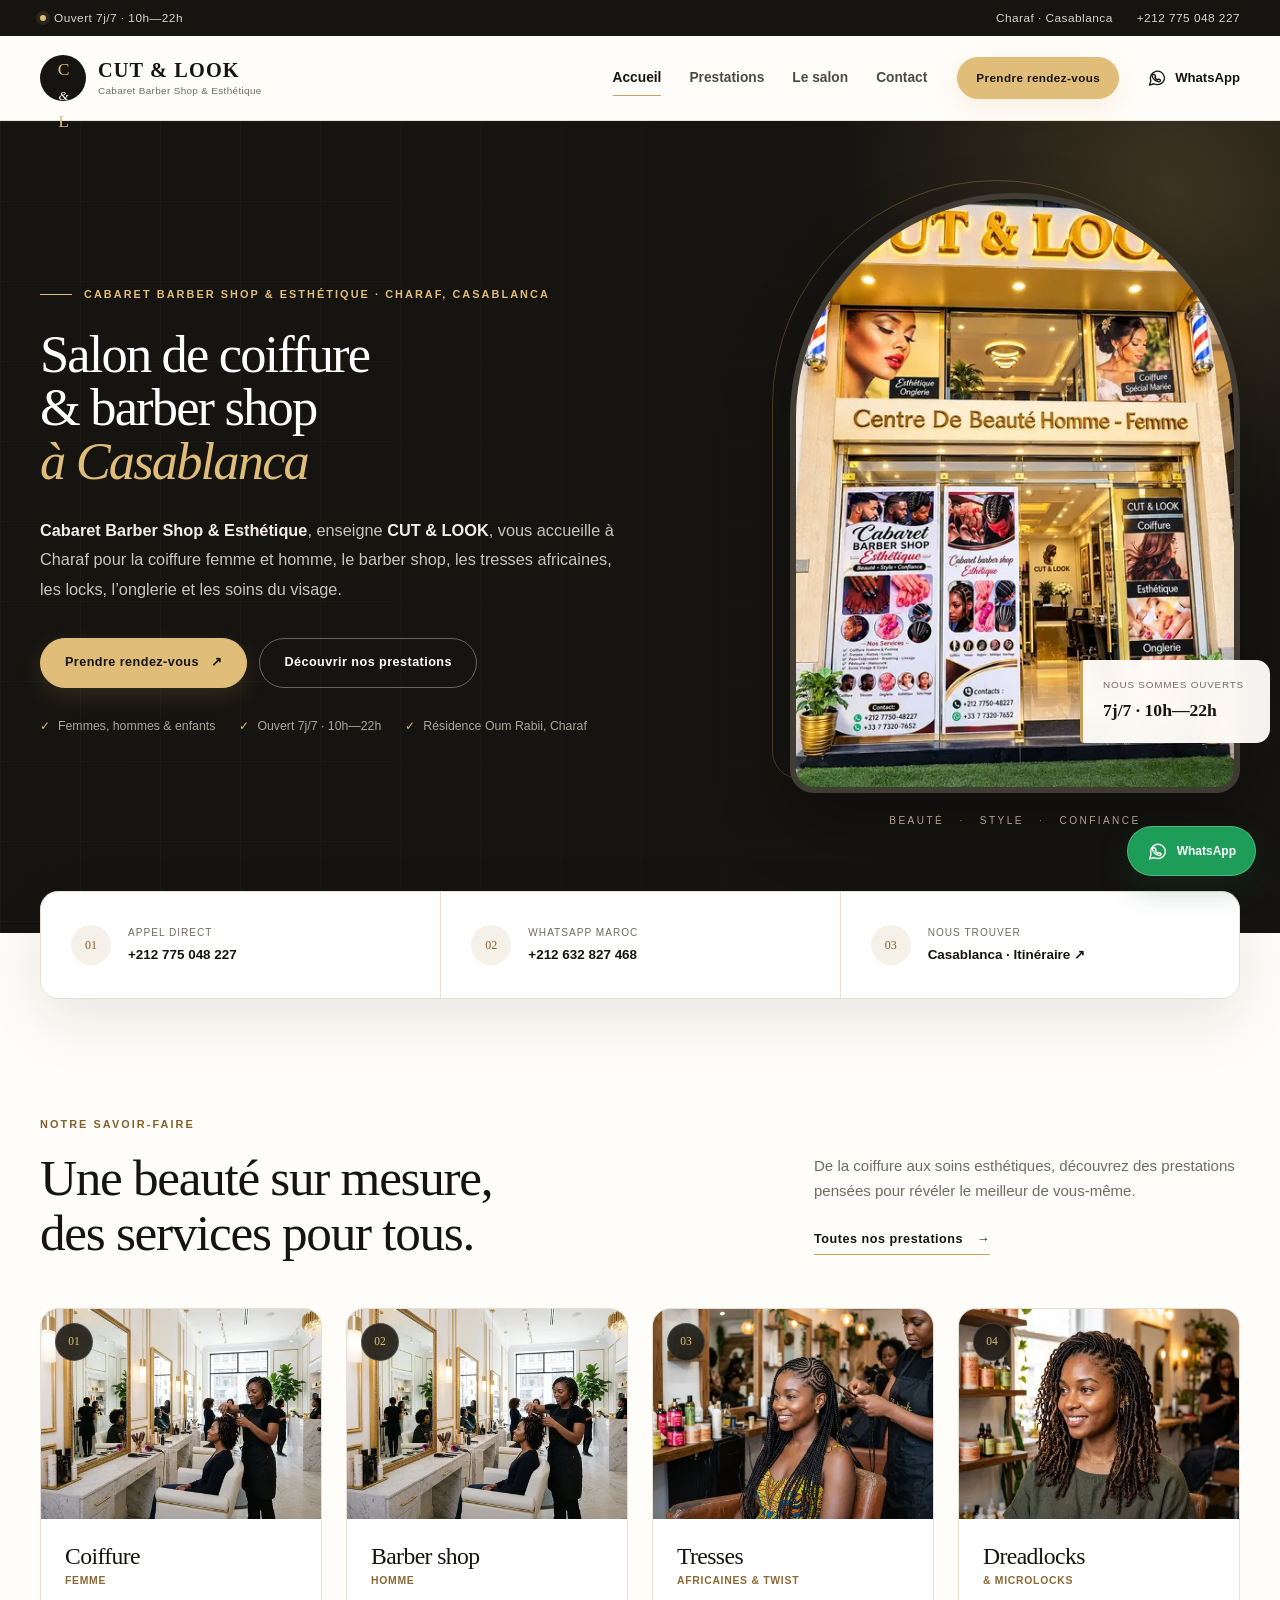
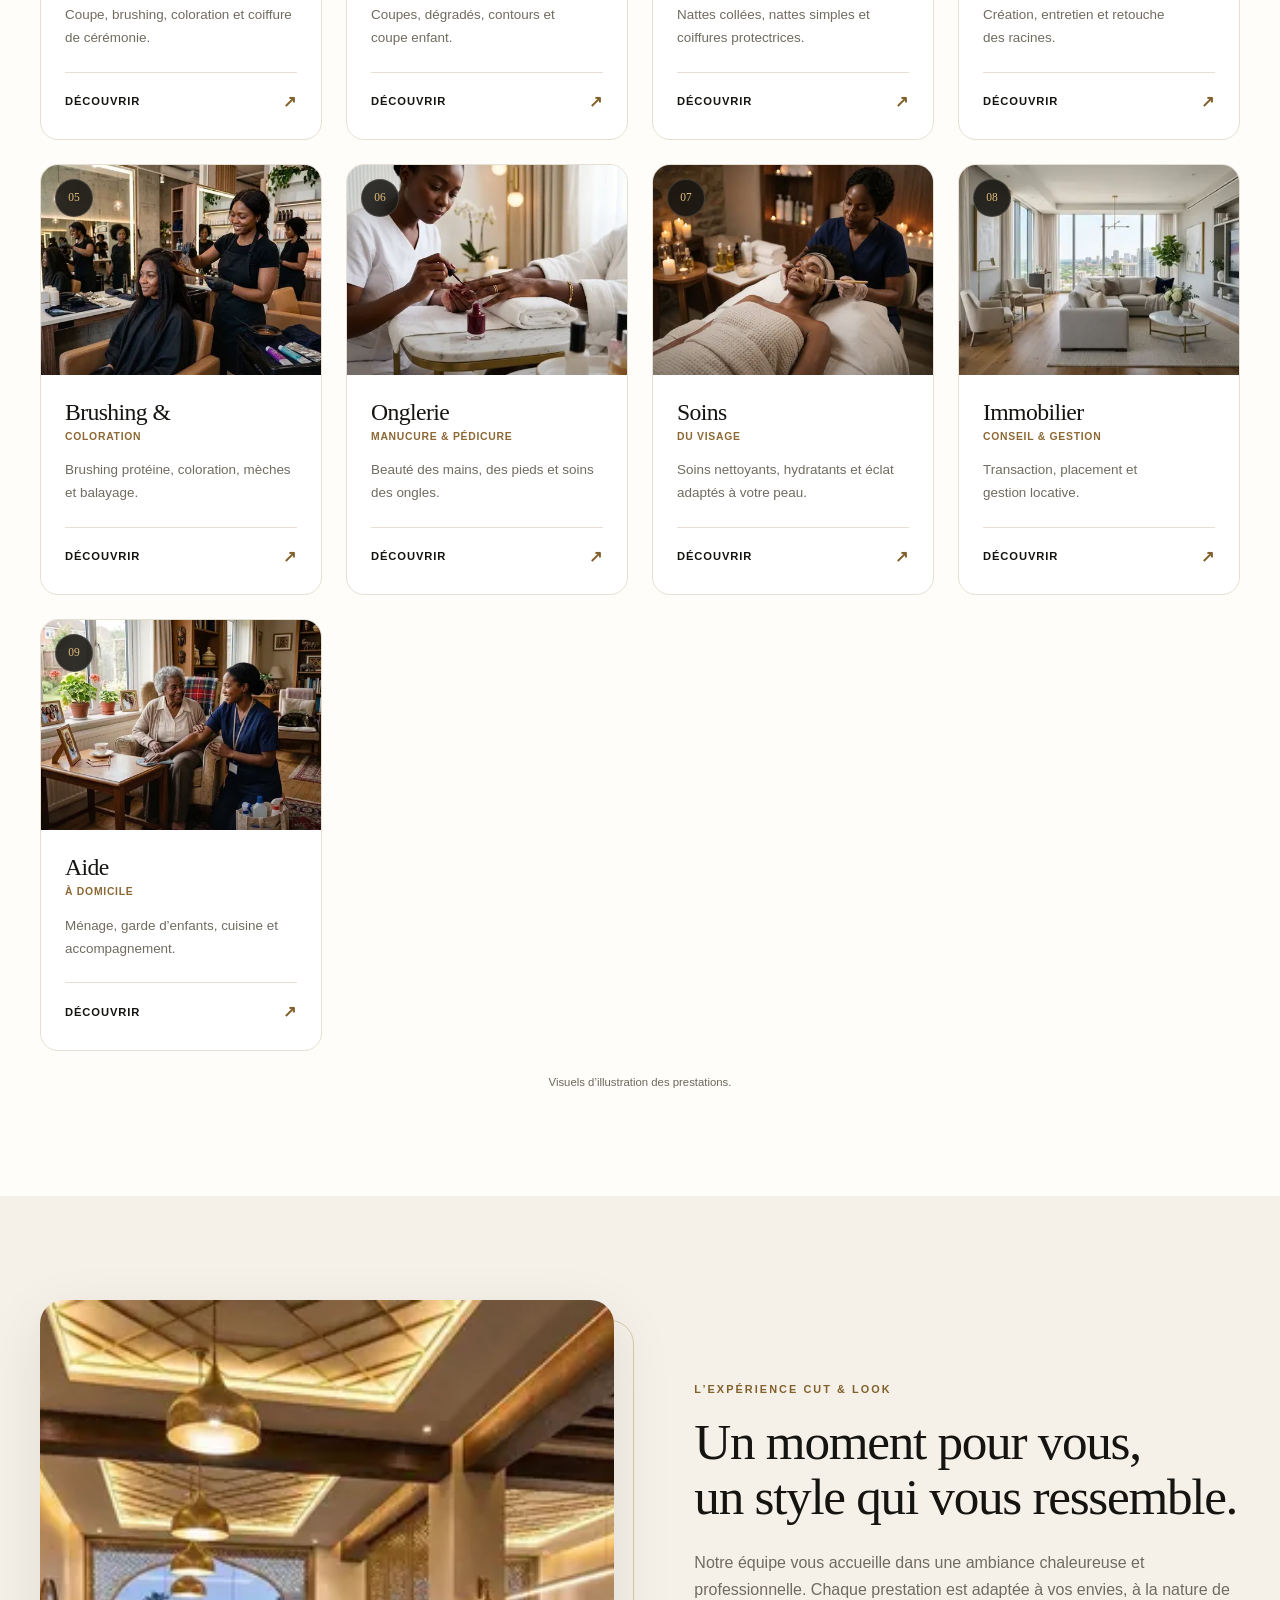
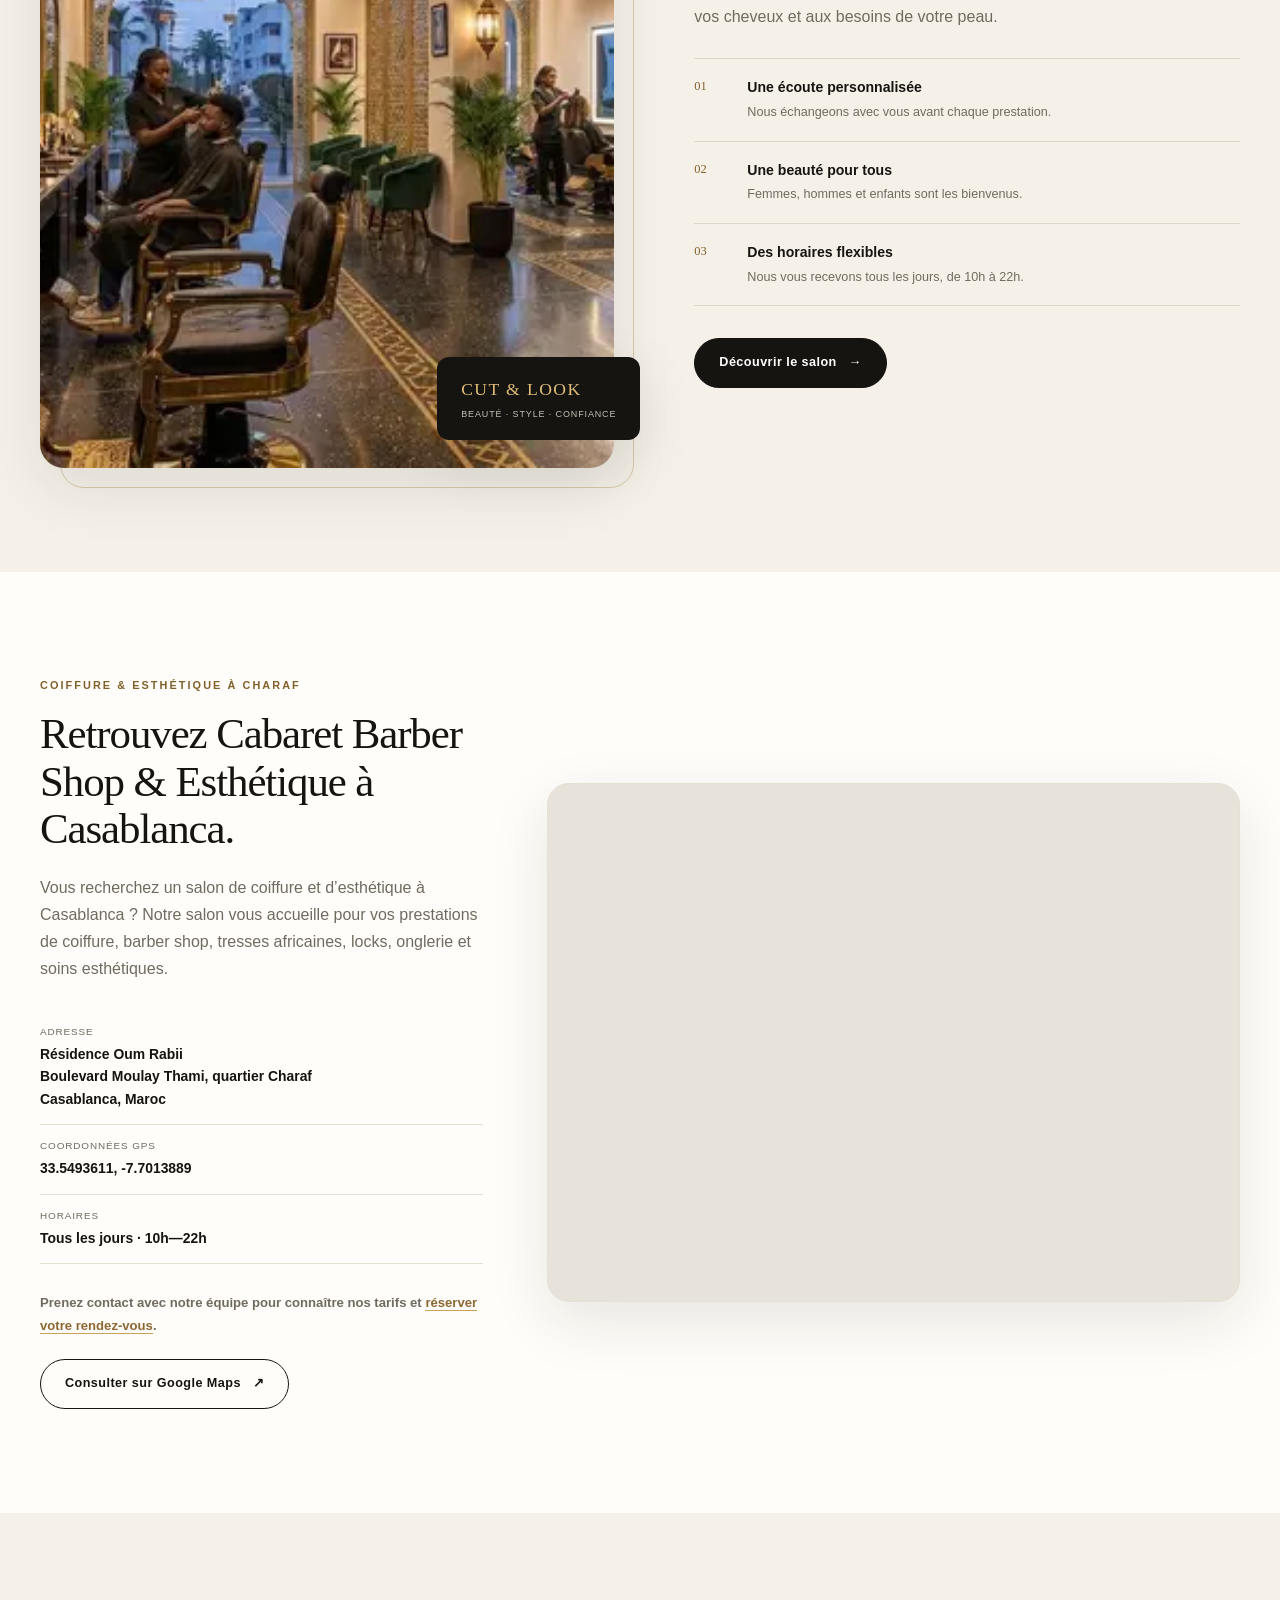
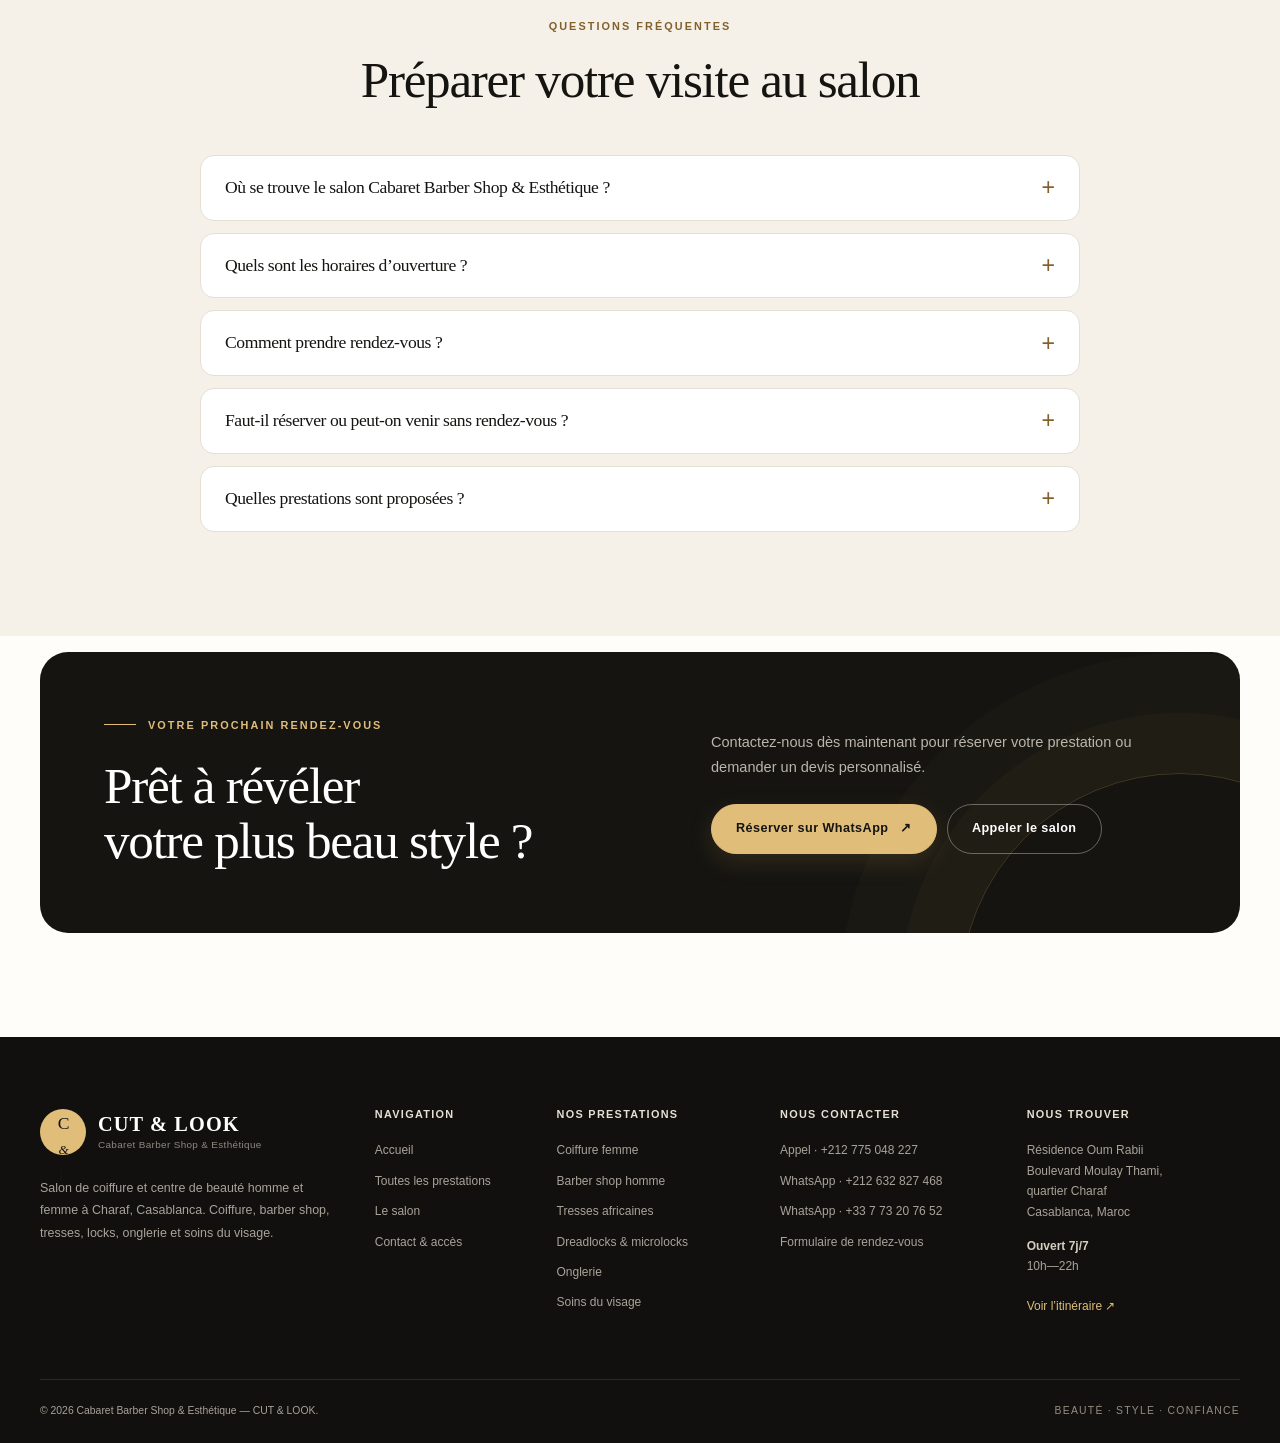
<file: index.html>
<!DOCTYPE html>
<html lang="fr">
<head>
  <meta charset="UTF-8">
  <meta name="viewport" content="width=device-width, initial-scale=1.0">
  <meta name="theme-color" content="#151411">
  <title>Coiffure, barber shop &amp; beauté à Casablanca | Cabaret</title>
  <meta name="description" content="Salon de coiffure et beauté à Charaf, Casablanca : coiffure, barber shop, tresses, locks, onglerie et soins du visage. Ouvert 7j/7, 10h—22h.">
  <meta name="robots" content="index, follow, max-image-preview:large, max-snippet:-1">
  <link rel="canonical" href="https://cabaretshopesthetique.vercel.app/">
  <meta property="og:type" content="website">
  <meta property="og:site_name" content="Cabaret Barber Shop &amp; Esthétique">
  <meta property="og:locale" content="fr_MA">
  <meta property="og:title" content="Cabaret Barber Shop &amp; Esthétique — Casablanca">
  <meta property="og:description" content="Coiffure femme et homme, barber shop, tresses africaines, locks, onglerie et soins du visage à Charaf, Casablanca. Ouvert 7j/7.">
  <meta property="og:url" content="https://cabaretshopesthetique.vercel.app/">
  <meta property="og:image" content="https://cabaretshopesthetique.vercel.app/assets/images/cover-salon.jpg">
  <meta property="og:image:width" content="1086">
  <meta property="og:image:height" content="1448">
  <meta property="og:image:alt" content="Façade du salon Cabaret Barber Shop &amp; Esthétique à Casablanca">
  <meta name="twitter:card" content="summary_large_image">
  <meta name="twitter:title" content="Cabaret Barber Shop &amp; Esthétique — Casablanca">
  <meta name="twitter:description" content="Coiffure femme et homme, barber shop, tresses africaines, locks, onglerie et soins du visage à Charaf, Casablanca. Ouvert 7j/7.">
  <meta name="twitter:image" content="https://cabaretshopesthetique.vercel.app/assets/images/cover-salon.jpg">
  <link rel="preload" as="image" href="assets/images/cover-salon-1086.webp" imagesrcset="assets/images/cover-salon-480.webp 480w, assets/images/cover-salon-720.webp 720w, assets/images/cover-salon-1086.webp 1086w" imagesizes="(max-width: 960px) 88vw, 450px" type="image/webp" fetchpriority="high">
  <link rel="stylesheet" href="assets/css/style.css">
  <link rel="icon" href="data:image/svg+xml,%3Csvg xmlns='http://www.w3.org/2000/svg' viewBox='0 0 100 100'%3E%3Crect width='100' height='100' rx='22' fill='%23151411'/%3E%3Ctext x='50' y='62' font-family='Georgia,serif' font-size='38' fill='%23c8a15a' text-anchor='middle'%3EC%26L%3C/text%3E%3C/svg%3E">
    <script type="application/ld+json">
{
  "@context": "https://schema.org",
  "@graph": [
    {
      "@type": "BeautySalon",
      "@id": "https://cabaretshopesthetique.vercel.app/#business",
      "name": "Cabaret Barber Shop & Esthétique",
      "alternateName": "CUT & LOOK",
      "url": "https://cabaretshopesthetique.vercel.app/",
      "description": "Salon de coiffure et centre de beauté à Charaf, Casablanca : coiffure femme et homme, barber shop, tresses africaines, dreadlocks et microlocks, onglerie et soins du visage.",
      "image": [
        "https://cabaretshopesthetique.vercel.app/assets/images/cover-salon.jpg",
        "https://cabaretshopesthetique.vercel.app/assets/images/hero-salon.jpg?v=20261024",
        "https://cabaretshopesthetique.vercel.app/assets/images/service-coiffure.jpg?v=20261024"
      ],
      "telephone": "+212775048227",
      "address": {
        "@type": "PostalAddress",
        "streetAddress": "Résidence Oum Rabii, Boulevard Moulay Thami, quartier Charaf",
        "addressLocality": "Casablanca",
        "addressRegion": "Casablanca-Settat",
        "addressCountry": "MA"
      },
      "geo": {
        "@type": "GeoCoordinates",
        "latitude": 33.5493611,
        "longitude": -7.7013889
      },
      "hasMap": "https://www.google.com/maps/search/?api=1&query=33.5493611%2C-7.7013889",
      "openingHoursSpecification": [
        {
          "@type": "OpeningHoursSpecification",
          "dayOfWeek": [
            "Monday",
            "Tuesday",
            "Wednesday",
            "Thursday",
            "Friday",
            "Saturday",
            "Sunday"
          ],
          "opens": "10:00",
          "closes": "22:00"
        }
      ],
      "areaServed": [
        {
          "@type": "City",
          "name": "Casablanca"
        }
      ],
      "currenciesAccepted": "MAD",
      "knowsLanguage": [
        "fr",
        "ar"
      ],
      "contactPoint": [
        {
          "@type": "ContactPoint",
          "telephone": "+212775048227",
          "contactType": "customer service",
          "availableLanguage": [
            "fr",
            "ar"
          ]
        },
        {
          "@type": "ContactPoint",
          "telephone": "+212632827468",
          "contactType": "reservations",
          "availableLanguage": [
            "fr",
            "ar"
          ]
        },
        {
          "@type": "ContactPoint",
          "telephone": "+33773207652",
          "contactType": "reservations",
          "availableLanguage": [
            "fr"
          ]
        }
      ],
      "hasOfferCatalog": {
        "@type": "OfferCatalog",
        "name": "Prestations beauté",
        "itemListElement": [
          {
            "@type": "Offer",
            "itemOffered": {
              "@type": "Service",
              "name": "Coiffure femme",
              "url": "https://cabaretshopesthetique.vercel.app/coiffure-femme-casablanca.html"
            }
          },
          {
            "@type": "Offer",
            "itemOffered": {
              "@type": "Service",
              "name": "Barber shop et coiffure homme",
              "url": "https://cabaretshopesthetique.vercel.app/barber-shop-homme-casablanca.html"
            }
          },
          {
            "@type": "Offer",
            "itemOffered": {
              "@type": "Service",
              "name": "Tresses africaines, nattes et twist",
              "url": "https://cabaretshopesthetique.vercel.app/tresses-africaines-casablanca.html"
            }
          },
          {
            "@type": "Offer",
            "itemOffered": {
              "@type": "Service",
              "name": "Dreadlocks et microlocks",
              "url": "https://cabaretshopesthetique.vercel.app/dreadlocks-microlocks-casablanca.html"
            }
          },
          {
            "@type": "Offer",
            "itemOffered": {
              "@type": "Service",
              "name": "Onglerie, manucure et pédicure",
              "url": "https://cabaretshopesthetique.vercel.app/onglerie-manucure-casablanca.html"
            }
          },
          {
            "@type": "Offer",
            "itemOffered": {
              "@type": "Service",
              "name": "Soins du visage",
              "url": "https://cabaretshopesthetique.vercel.app/soins-visage-casablanca.html"
            }
          }
        ]
      }
    },
    {
      "@type": "WebSite",
      "@id": "https://cabaretshopesthetique.vercel.app/#website",
      "url": "https://cabaretshopesthetique.vercel.app/",
      "name": "Cabaret Barber Shop & Esthétique",
      "alternateName": "CUT & LOOK",
      "inLanguage": "fr-MA",
      "publisher": {
        "@id": "https://cabaretshopesthetique.vercel.app/#business"
      }
    },
    {
      "@type": "WebPage",
      "@id": "https://cabaretshopesthetique.vercel.app/#webpage",
      "url": "https://cabaretshopesthetique.vercel.app/",
      "name": "Salon de coiffure et beauté à Casablanca — Cabaret Barber Shop & Esthétique",
      "description": "Salon de coiffure et centre de beauté à Charaf, Casablanca : coiffure, barber shop, tresses, locks, onglerie et soins du visage. Ouvert 7j/7.",
      "isPartOf": {
        "@id": "https://cabaretshopesthetique.vercel.app/#website"
      },
      "about": {
        "@id": "https://cabaretshopesthetique.vercel.app/#business"
      },
      "inLanguage": "fr-MA",
      "primaryImageOfPage": {
        "@type": "ImageObject",
        "url": "https://cabaretshopesthetique.vercel.app/assets/images/cover-salon.jpg"
      }
    },
    {
      "@type": "FAQPage",
      "@id": "https://cabaretshopesthetique.vercel.app/#faq",
      "mainEntity": [
        {
          "@type": "Question",
          "name": "Où se trouve le salon Cabaret Barber Shop & Esthétique ?",
          "acceptedAnswer": {
            "@type": "Answer",
            "text": "Le salon se situe à la Résidence Oum Rabii, boulevard Moulay Thami, quartier Charaf, à Casablanca. L’itinéraire exact est disponible sur Google Maps depuis le site."
          }
        },
        {
          "@type": "Question",
          "name": "Quels sont les horaires d’ouverture ?",
          "acceptedAnswer": {
            "@type": "Answer",
            "text": "Le salon est ouvert tous les jours, du lundi au dimanche, de 10h à 22h."
          }
        },
        {
          "@type": "Question",
          "name": "Comment prendre rendez-vous ?",
          "acceptedAnswer": {
            "@type": "Answer",
            "text": "Vous pouvez appeler le +212 775 048 227, écrire sur WhatsApp au +212 632 827 468, ou remplir le formulaire de la page Contact qui prépare un message WhatsApp."
          }
        },
        {
          "@type": "Question",
          "name": "Faut-il réserver ou peut-on venir sans rendez-vous ?",
          "acceptedAnswer": {
            "@type": "Answer",
            "text": "La réservation est recommandée, en particulier le week-end et en fin de journée. Contactez le salon avant de vous déplacer pour connaître les disponibilités."
          }
        },
        {
          "@type": "Question",
          "name": "Quelles prestations sont proposées ?",
          "acceptedAnswer": {
            "@type": "Answer",
            "text": "Coiffure femme et homme, barber shop, tresses africaines, dreadlocks et microlocks, brushing et coloration, onglerie avec manucure et pédicure, soins du visage, ainsi que des services d’immobilier et d’aide à domicile."
          }
        }
      ]
    }
  ]
}
  </script>
</head>
<body>
  <a class="skip-link" href="#main">Aller au contenu principal</a>

  <div class="topbar">
    <div class="container topbar-inner">
      <p><span class="status-dot" aria-hidden="true"></span> Ouvert 7j/7 · 10h—22h</p>
      <div class="topbar-links">
        <a href="https://www.google.com/maps/search/?api=1&query=33.5493611%2C-7.7013889" target="_blank" rel="noopener">Charaf · Casablanca</a>
        <a href="tel:+212775048227" data-cta="topbar">+212 775 048 227</a>
      </div>
    </div>
  </div>

  <header class="site-header" id="header">
    <div class="container header-inner">
      <a href="index.html" class="brand" aria-label="Cabaret Barber Shop & Esthétique — Accueil">
        <span class="brand-mark" aria-hidden="true">C<span>&amp;</span>L</span>
        <span class="brand-copy">
          <strong>CUT & LOOK</strong>
          <small>Cabaret Barber Shop & Esthétique</small>
        </span>
      </a>

      <button class="nav-toggle" type="button" aria-label="Ouvrir le menu" aria-expanded="false" aria-controls="main-nav">
        <span class="nav-toggle-bar"></span>
        <span class="nav-toggle-bar"></span>
        <span class="nav-toggle-bar"></span>
      </button>

      <nav class="main-nav" id="main-nav" aria-label="Navigation principale">
        <ul class="nav-list">
          
<li><a href="index.html" class="nav-link active" aria-current="page">Accueil</a></li>          <li><a href="services.html" class="nav-link">Prestations</a></li>          <li><a href="about.html" class="nav-link">Le salon</a></li>          <li><a href="contact.html" class="nav-link">Contact</a></li>
          <li class="nav-cta"><a href="contact.html#rendez-vous" class="btn btn-primary btn-small" data-cta="header">Prendre rendez-vous</a></li>
        </ul>
      </nav>

      <a href="https://wa.me/212632827468" class="header-whatsapp" target="_blank" rel="noopener" aria-label="Nous écrire sur WhatsApp" data-cta="header">
        <svg viewBox="0 0 24 24" aria-hidden="true"><path d="M21 11.5a8.5 8.5 0 0 1-12.6 7.4L3 20.5l1.6-5.2A8.5 8.5 0 1 1 21 11.5Z"/><path d="M8.2 8.1c.3-.5.7-.4 1-.1l1 1.8c.2.3.1.6-.1.8l-.6.6c.7 1.4 1.8 2.4 3.2 3l.6-.7c.2-.2.5-.3.8-.1l1.8.9c.4.2.4.6.2 1-.5 1-1.5 1.4-2.6 1.1-3.7-.9-6.6-3.7-7.4-7.3-.2-.7 0-1.4.5-2Z"/></svg>
        <span>WhatsApp</span>
      </a>
    </div>
  </header>

  <main id="main">
    <section class="hero" aria-labelledby="hero-title">
      <div class="hero-glow" aria-hidden="true"></div>
      <div class="container hero-grid">
        <div class="hero-content">
          <p class="eyebrow"><span></span> Cabaret Barber Shop &amp; Esthétique · Charaf, Casablanca</p>
          <h1 id="hero-title">Salon de coiffure &amp; barber shop<br><em>à Casablanca</em></h1>
          <p class="hero-lead"><strong>Cabaret Barber Shop &amp; Esthétique</strong>, enseigne <strong>CUT &amp; LOOK</strong>, vous accueille à Charaf pour la coiffure femme et homme, le barber shop, les tresses africaines, les locks, l’onglerie et les soins du visage.</p>
          <div class="hero-actions">
            <a href="contact.html#rendez-vous" class="btn btn-primary" data-cta="hero">Prendre rendez-vous <span aria-hidden="true">↗</span></a>
            <a href="services.html" class="btn btn-ghost">Découvrir nos prestations</a>
          </div>
          <ul class="hero-assurances" aria-label="Informations pratiques">
            <li><span aria-hidden="true">✓</span> Femmes, hommes &amp; enfants</li>
            <li><span aria-hidden="true">✓</span> Ouvert 7j/7 · 10h—22h</li>
            <li><span aria-hidden="true">✓</span> Résidence Oum Rabii, Charaf</li>
          </ul>
        </div>

        <figure class="hero-visual">
          <div class="hero-image-frame">
            <picture>
                <source type="image/webp" srcset="assets/images/cover-salon-480.webp 480w, assets/images/cover-salon-720.webp 720w, assets/images/cover-salon-1086.webp 1086w" sizes="(max-width: 960px) 88vw, 450px">
                <img src="assets/images/cover-salon.jpg" alt="Façade du centre de beauté CUT & LOOK — Cabaret Barber Shop & Esthétique à Casablanca" width="1086" height="1448" loading="eager" decoding="async" class="hero-img" fetchpriority="high">
              </picture>
          </div>
          <div class="hero-open-card">
            <span class="hero-open-label">Nous sommes ouverts</span>
            <strong>7j/7 · 10h—22h</strong>
          </div>
          <figcaption class="hero-caption">Beauté <span>·</span> Style <span>·</span> Confiance</figcaption>
        </figure>
      </div>
    </section>

    <section class="info-strip" aria-label="Informations pratiques">
      <div class="container info-grid">
        <a class="info-item" href="tel:+212775048227">
          <span class="info-icon" aria-hidden="true">01</span>
          <span><small>Appel direct</small><strong>+212 775 048 227</strong></span>
        </a>
        <a class="info-item" href="https://wa.me/212632827468" target="_blank" rel="noopener">
          <span class="info-icon" aria-hidden="true">02</span>
          <span><small>WhatsApp Maroc</small><strong>+212 632 827 468</strong></span>
        </a>
        <a class="info-item" href="https://www.google.com/maps/search/?api=1&amp;query=33.5493611%2C-7.7013889" target="_blank" rel="noopener">
          <span class="info-icon" aria-hidden="true">03</span>
          <span><small>Nous trouver</small><strong>Casablanca · Itinéraire ↗</strong></span>
        </a>
      </div>
    </section>

    <section class="section services-preview" aria-labelledby="services-title">
      <div class="container">
        <div class="section-heading split-heading">
          <div>
            <p class="section-kicker">Notre savoir-faire</p>
            <h2 id="services-title">Une beauté sur mesure,<br>des services pour tous.</h2>
          </div>
          <div class="section-heading-aside">
            <p>De la coiffure aux soins esthétiques, découvrez des prestations pensées pour révéler le meilleur de vous-même.</p>
            <a href="services.html" class="text-link">Toutes nos prestations <span aria-hidden="true">→</span></a>
          </div>
        </div>

        <div class="services-grid">
          <article class="service-card">
            <a href="coiffure-femme-casablanca.html" class="service-card-link">
              <div class="service-card-media">
                <picture>
                <source type="image/webp" srcset="assets/images/service-coiffure-480.webp?v=20261024 480w, assets/images/service-coiffure-800.webp?v=20261024 800w, assets/images/service-coiffure-1200.webp?v=20261024 1200w" sizes="(max-width: 600px) 92vw, (max-width: 1120px) 46vw, 280px">
                <img src="assets/images/service-coiffure.jpg?v=20261024" alt="Illustration d’une coupe de cheveux femme au salon CUT & LOOK à Casablanca" width="1200" height="896" loading="lazy" decoding="async">
              </picture>
                <span class="service-number">01</span>
              </div>
              <div class="service-card-content">
                <h3>Coiffure <span>Femme</span></h3>
                <p>Coupe, brushing, coloration et coiffure de cérémonie.</p>
                <span class="card-link">Découvrir <span aria-hidden="true">↗</span></span>
              </div>
            </a>
          </article>

          <article class="service-card">
            <a href="barber-shop-homme-casablanca.html" class="service-card-link">
              <div class="service-card-media">
                <picture>
                <source type="image/webp" srcset="assets/images/service-coiffure-480.webp?v=20261024 480w, assets/images/service-coiffure-800.webp?v=20261024 800w, assets/images/service-coiffure-1200.webp?v=20261024 1200w" sizes="(max-width: 600px) 92vw, (max-width: 1120px) 46vw, 280px">
                <img src="assets/images/service-coiffure.jpg?v=20261024" alt="Illustration d’une coupe homme au barber shop à Casablanca" width="1200" height="896" loading="lazy" decoding="async">
              </picture>
                <span class="service-number">02</span>
              </div>
              <div class="service-card-content">
                <h3>Barber shop <span>Homme</span></h3>
                <p>Coupes, dégradés, contours et coupe enfant.</p>
                <span class="card-link">Découvrir <span aria-hidden="true">↗</span></span>
              </div>
            </a>
          </article>

          <article class="service-card">
            <a href="tresses-africaines-casablanca.html" class="service-card-link">
              <div class="service-card-media">
                <picture>
                <source type="image/webp" srcset="assets/images/service-tresses-480.webp 480w, assets/images/service-tresses-800.webp 800w, assets/images/service-tresses-1200.webp 1200w" sizes="(max-width: 600px) 92vw, (max-width: 1120px) 46vw, 280px">
                <img src="assets/images/service-tresses.jpg" alt="Illustration de tresses africaines et de nattes collées à Casablanca" width="1200" height="896" loading="lazy" decoding="async">
              </picture>
                <span class="service-number">03</span>
              </div>
              <div class="service-card-content">
                <h3>Tresses <span>Africaines &amp; twist</span></h3>
                <p>Nattes collées, nattes simples et coiffures protectrices.</p>
                <span class="card-link">Découvrir <span aria-hidden="true">↗</span></span>
              </div>
            </a>
          </article>

          <article class="service-card">
            <a href="dreadlocks-microlocks-casablanca.html" class="service-card-link">
              <div class="service-card-media">
                <picture>
                <source type="image/webp" srcset="assets/images/service-dreadlocks-480.webp 480w, assets/images/service-dreadlocks-800.webp 800w, assets/images/service-dreadlocks-1200.webp 1200w" sizes="(max-width: 600px) 92vw, (max-width: 1120px) 46vw, 280px">
                <img src="assets/images/service-dreadlocks.jpg" alt="Illustration de dreadlocks et microlocks entretenues à Casablanca" width="1200" height="896" loading="lazy" decoding="async">
              </picture>
                <span class="service-number">04</span>
              </div>
              <div class="service-card-content">
                <h3>Dreadlocks <span>&amp; microlocks</span></h3>
                <p>Création, entretien et retouche des racines.</p>
                <span class="card-link">Découvrir <span aria-hidden="true">↗</span></span>
              </div>
            </a>
          </article>

          <article class="service-card">
            <a href="coiffure-femme-casablanca.html#coloration" class="service-card-link">
              <div class="service-card-media">
                <picture>
                <source type="image/webp" srcset="assets/images/service-coloration-480.webp?v=20261024 480w, assets/images/service-coloration-800.webp?v=20261024 800w, assets/images/service-coloration-1200.webp?v=20261024 1200w" sizes="(max-width: 600px) 92vw, (max-width: 1120px) 46vw, 280px">
                <img src="assets/images/service-coloration.jpg?v=20261024" alt="Illustration d’une coloration et d’un brushing professionnels à Casablanca" width="1200" height="896" loading="lazy" decoding="async">
              </picture>
                <span class="service-number">05</span>
              </div>
              <div class="service-card-content">
                <h3>Brushing &amp; <span>Coloration</span></h3>
                <p>Brushing protéine, coloration, mèches et balayage.</p>
                <span class="card-link">Découvrir <span aria-hidden="true">↗</span></span>
              </div>
            </a>
          </article>

          <article class="service-card">
            <a href="onglerie-manucure-casablanca.html" class="service-card-link">
              <div class="service-card-media">
                <picture>
                <source type="image/webp" srcset="assets/images/service-onglerie-480.webp?v=20261024 480w, assets/images/service-onglerie-800.webp?v=20261024 800w, assets/images/service-onglerie-1200.webp?v=20261024 1200w" sizes="(max-width: 600px) 92vw, (max-width: 1120px) 46vw, 280px">
                <img src="assets/images/service-onglerie.jpg?v=20261024" alt="Illustration d’une manucure à l’onglerie du salon à Casablanca" width="1200" height="896" loading="lazy" decoding="async">
              </picture>
                <span class="service-number">06</span>
              </div>
              <div class="service-card-content">
                <h3>Onglerie <span>Manucure &amp; pédicure</span></h3>
                <p>Beauté des mains, des pieds et soins des ongles.</p>
                <span class="card-link">Découvrir <span aria-hidden="true">↗</span></span>
              </div>
            </a>
          </article>

          <article class="service-card">
            <a href="soins-visage-casablanca.html" class="service-card-link">
              <div class="service-card-media">
                <picture>
                <source type="image/webp" srcset="assets/images/service-visage-480.webp?v=20261024 480w, assets/images/service-visage-800.webp?v=20261024 800w, assets/images/service-visage-1200.webp?v=20261024 1200w" sizes="(max-width: 600px) 92vw, (max-width: 1120px) 46vw, 280px">
                <img src="assets/images/service-visage.jpg?v=20261024" alt="Illustration d’un soin du visage au salon à Casablanca" width="1200" height="896" loading="lazy" decoding="async">
              </picture>
                <span class="service-number">07</span>
              </div>
              <div class="service-card-content">
                <h3>Soins <span>du visage</span></h3>
                <p>Soins nettoyants, hydratants et éclat adaptés à votre peau.</p>
                <span class="card-link">Découvrir <span aria-hidden="true">↗</span></span>
              </div>
            </a>
          </article>

          <article class="service-card">
            <a href="services.html#immobilier" class="service-card-link">
              <div class="service-card-media">
                <picture>
                <source type="image/webp" srcset="assets/images/service-immobilier-480.webp 480w, assets/images/service-immobilier-800.webp 800w, assets/images/service-immobilier-1200.webp 1200w" sizes="(max-width: 600px) 92vw, (max-width: 1120px) 46vw, 280px">
                <img src="assets/images/service-immobilier.jpg" alt="Illustration d’un intérieur moderne pour un projet immobilier" width="1376" height="768" loading="lazy" decoding="async">
              </picture>
                <span class="service-number">08</span>
              </div>
              <div class="service-card-content">
                <h3>Immobilier <span>Conseil &amp; gestion</span></h3>
                <p>Transaction, placement et gestion locative.</p>
                <span class="card-link">Découvrir <span aria-hidden="true">↗</span></span>
              </div>
            </a>
          </article>

          <article class="service-card">
            <a href="services.html#aide-domicile" class="service-card-link">
              <div class="service-card-media">
                <picture>
                <source type="image/webp" srcset="assets/images/service-aide-domicile-480.webp?v=20261024 480w, assets/images/service-aide-domicile-800.webp?v=20261024 800w, assets/images/service-aide-domicile-1200.webp?v=20261024 1200w" sizes="(max-width: 600px) 92vw, (max-width: 1120px) 46vw, 280px">
                <img src="assets/images/service-aide-domicile.jpg?v=20261024" alt="Illustration d’un service d’aide et d’accompagnement à domicile" width="1200" height="896" loading="lazy" decoding="async">
              </picture>
                <span class="service-number">09</span>
              </div>
              <div class="service-card-content">
                <h3>Aide <span>à domicile</span></h3>
                <p>Ménage, garde d’enfants, cuisine et accompagnement.</p>
                <span class="card-link">Découvrir <span aria-hidden="true">↗</span></span>
              </div>
            </a>
          </article>
        </div>
        <p class="visual-note">Visuels d’illustration des prestations.</p>
      </div>
    </section>

    <section class="section salon-preview" aria-labelledby="salon-title">
      <div class="container salon-preview-grid">
        <div class="salon-preview-media">
          <picture>
                <source type="image/webp" srcset="assets/images/hero-salon-640.webp?v=20261024 640w, assets/images/hero-salon-1024.webp?v=20261024 1024w, assets/images/hero-salon-1376.webp?v=20261024 1376w" sizes="(max-width: 600px) 92vw, (max-width: 1120px) 46vw, 280px">
                <img src="assets/images/hero-salon.jpg?v=20261024" alt="Ambiance d’illustration d’un intérieur de salon de beauté élégant" width="1376" height="768" loading="lazy" decoding="async">
              </picture>
          <div class="salon-signature"><span>CUT &amp; LOOK</span><small>Beauté · Style · Confiance</small></div>
        </div>
        <div class="salon-preview-content">
          <p class="section-kicker">L’expérience CUT &amp; LOOK</p>
          <h2 id="salon-title">Un moment pour vous,<br>un style qui vous ressemble.</h2>
          <p>Notre équipe vous accueille dans une ambiance chaleureuse et professionnelle. Chaque prestation est adaptée à vos envies, à la nature de vos cheveux et aux besoins de votre peau.</p>
          <ul class="feature-list">
            <li><span>01</span><div><strong>Une écoute personnalisée</strong><p>Nous échangeons avec vous avant chaque prestation.</p></div></li>
            <li><span>02</span><div><strong>Une beauté pour tous</strong><p>Femmes, hommes et enfants sont les bienvenus.</p></div></li>
            <li><span>03</span><div><strong>Des horaires flexibles</strong><p>Nous vous recevons tous les jours, de 10h à 22h.</p></div></li>
          </ul>
          <a href="about.html" class="btn btn-dark">Découvrir le salon <span aria-hidden="true">→</span></a>
        </div>
      </div>
    </section>

    <section class="section location-section" aria-labelledby="location-title">
      <div class="container location-grid">
        <div class="location-content">
          <p class="section-kicker">Coiffure &amp; esthétique à Charaf</p>
          <h2 id="location-title" class="local-seo-title">Retrouvez Cabaret Barber Shop &amp; Esthétique à Casablanca.</h2>
          <p>Vous recherchez un salon de coiffure et d’esthétique à Casablanca ? Notre salon vous accueille pour vos prestations de coiffure, barber shop, tresses africaines, locks, onglerie et soins esthétiques.</p>
          <div class="location-facts">
            <div class="location-address"><small>Adresse</small><strong>Résidence Oum Rabii<br>Boulevard Moulay Thami, quartier Charaf<br>Casablanca, Maroc</strong></div>
            <div><small>Coordonnées GPS</small><strong>33.5493611, -7.7013889</strong></div>
            <div><small>Horaires</small><strong>Tous les jours · 10h—22h</strong></div>
          </div>
          <p class="location-booking-note">Prenez contact avec notre équipe pour connaître nos tarifs et <a href="contact.html#rendez-vous">réserver votre rendez-vous</a>.</p>
          <a href="https://www.google.com/maps/search/?api=1&amp;query=33.5493611%2C-7.7013889" class="btn btn-outline" target="_blank" rel="noopener">Consulter sur Google Maps <span aria-hidden="true">↗</span></a>
        </div>
        <div class="map-wrapper">
          <iframe src="https://www.google.com/maps/embed?pb=!1m17!1m12!1m3!1d2801.269507892289!2d-7.7013888999999995!3d33.5493611!2m3!1f0!2f0!3f0!3m2!1i1024!2i768!4f13.1!3m2!1m1!2zMzPCsDMyJzU3LjciTiA3wrA0MicwNS4wIlc!5e1!3m2!1sfr!2sma!4v1792771893973!5m2!1sfr!2sma" width="600" height="450" style="border:0;" allowfullscreen="" loading="lazy" referrerpolicy="strict-origin-when-cross-origin" title="Localisation précise de CUT & LOOK à Casablanca"></iframe>
        </div>
      </div>
    </section>

    <section class="section faq-section" aria-labelledby="faq-title">
      <div class="container">
        <div class="section-heading centered-heading">
          <p class="section-kicker">Questions fréquentes</p>
          <h2 id="faq-title">Préparer votre visite au salon</h2>
        </div>
        <div class="faq-list">
        <details class="faq-item">
          <summary><h3>Où se trouve le salon Cabaret Barber Shop &amp; Esthétique ?</h3></summary>
          <p>Le salon se situe à la Résidence Oum Rabii, boulevard Moulay Thami, quartier Charaf, à Casablanca. La carte et l’itinéraire exact sont disponibles sur la page Contact.</p>
        </details>
        <details class="faq-item">
          <summary><h3>Quels sont les horaires d’ouverture ?</h3></summary>
          <p>Le salon est ouvert tous les jours, du lundi au dimanche, de 10h à 22h, sans interruption.</p>
        </details>
        <details class="faq-item">
          <summary><h3>Comment prendre rendez-vous ?</h3></summary>
          <p>Vous pouvez appeler le +212 775 048 227, écrire sur WhatsApp au +212 632 827 468, ou remplir le formulaire de la page Contact qui prépare un message WhatsApp avec votre demande.</p>
        </details>
        <details class="faq-item">
          <summary><h3>Faut-il réserver ou peut-on venir sans rendez-vous ?</h3></summary>
          <p>La réservation est recommandée, en particulier le week-end et en fin de journée. Contactez le salon avant de vous déplacer pour connaître les disponibilités.</p>
        </details>
        <details class="faq-item">
          <summary><h3>Quelles prestations sont proposées ?</h3></summary>
          <p>Coiffure femme et homme, barber shop, tresses africaines, dreadlocks et microlocks, brushing et coloration, onglerie avec manucure et pédicure, soins du visage, ainsi que des services d’immobilier et d’aide à domicile.</p>
        </details>
        </div>
      </div>
    </section>

    <section class="section cta-section" aria-labelledby="cta-title">
      <div class="container cta-card">
        <div>
          <p class="eyebrow"><span></span> Votre prochain rendez-vous</p>
          <h2 id="cta-title">Prêt à révéler<br>votre plus beau style ?</h2>
        </div>
        <div class="cta-actions">
          <p>Contactez-nous dès maintenant pour réserver votre prestation ou demander un devis personnalisé.</p>
          <div>
            <a href="https://wa.me/212632827468" class="btn btn-primary" target="_blank" rel="noopener">Réserver sur WhatsApp <span aria-hidden="true">↗</span></a>
            <a href="tel:+212775048227" class="btn btn-ghost">Appeler le salon</a>
          </div>
        </div>
      </div>
    </section>
  </main>

  <footer class="site-footer">
    <div class="container footer-grid">
      <div class="footer-brand">
        <a href="index.html" class="brand" aria-label="Cabaret Barber Shop & Esthétique — Accueil">
          <span class="brand-mark" aria-hidden="true">C<span>&amp;</span>L</span>
          <span class="brand-copy"><strong>CUT & LOOK</strong><small>Cabaret Barber Shop & Esthétique</small></span>
        </a>
        <p>Salon de coiffure et centre de beauté homme et femme à Charaf, Casablanca. Coiffure, barber shop, tresses, locks, onglerie et soins du visage.</p>
      </div>
      <div class="footer-column">
        <h2>Navigation</h2>
        <ul>
          <li><a href="index.html">Accueil</a></li>
          <li><a href="services.html">Toutes les prestations</a></li>
          <li><a href="about.html">Le salon</a></li>
          <li><a href="contact.html">Contact &amp; accès</a></li>
        </ul>
      </div>
      <div class="footer-column">
        <h2>Nos prestations</h2>
        <ul>
            <li><a href="coiffure-femme-casablanca.html">Coiffure femme</a></li>
            <li><a href="barber-shop-homme-casablanca.html">Barber shop homme</a></li>
            <li><a href="tresses-africaines-casablanca.html">Tresses africaines</a></li>
            <li><a href="dreadlocks-microlocks-casablanca.html">Dreadlocks &amp; microlocks</a></li>
            <li><a href="onglerie-manucure-casablanca.html">Onglerie</a></li>
            <li><a href="soins-visage-casablanca.html">Soins du visage</a></li>
        </ul>
      </div>
      <div class="footer-column">
        <h2>Nous contacter</h2>
        <ul>
          <li><a href="tel:+212775048227" data-cta="footer">Appel · +212 775 048 227</a></li>
          <li><a href="https://wa.me/212632827468" target="_blank" rel="noopener" data-cta="footer">WhatsApp · +212 632 827 468</a></li>
          <li><a href="https://wa.me/33773207652" target="_blank" rel="noopener" data-cta="footer">WhatsApp · +33 7 73 20 76 52</a></li>
          <li><a href="contact.html#rendez-vous">Formulaire de rendez-vous</a></li>
        </ul>
      </div>
      <div class="footer-column">
        <h2>Nous trouver</h2>
        <p>Résidence Oum Rabii<br>Boulevard Moulay Thami, quartier Charaf<br>Casablanca, Maroc</p>
        <p><strong>Ouvert 7j/7</strong><br>10h—22h</p>
        <a href="https://www.google.com/maps/search/?api=1&query=33.5493611%2C-7.7013889" target="_blank" rel="noopener" class="footer-map-link" data-cta="footer">Voir l’itinéraire ↗</a>
      </div>
    </div>
    <div class="container footer-bottom">
      <p>© <span data-current-year>2026</span> Cabaret Barber Shop & Esthétique — CUT & LOOK.</p>
      <p>Beauté · Style · Confiance</p>
    </div>
  </footer>

  <a class="whatsapp-float" href="https://wa.me/212632827468" target="_blank" rel="noopener" aria-label="Réserver sur WhatsApp">
    <svg viewBox="0 0 24 24" aria-hidden="true"><path d="M21 11.5a8.5 8.5 0 0 1-12.6 7.4L3 20.5l1.6-5.2A8.5 8.5 0 1 1 21 11.5Z"/><path d="M8.2 8.1c.3-.5.7-.4 1-.1l1 1.8c.2.3.1.6-.1.8l-.6.6c.7 1.4 1.8 2.4 3.2 3l.6-.7c.2-.2.5-.3.8-.1l1.8.9c.4.2.4.6.2 1-.5 1-1.5 1.4-2.6 1.1-3.7-.9-6.6-3.7-7.4-7.3-.2-.7 0-1.4.5-2Z"/></svg>
    <span>WhatsApp</span>
  </a>
    <script src="assets/js/tracking.js" defer></script>
  <script src="assets/js/main.js"></script>
</body>
</html>
</file>
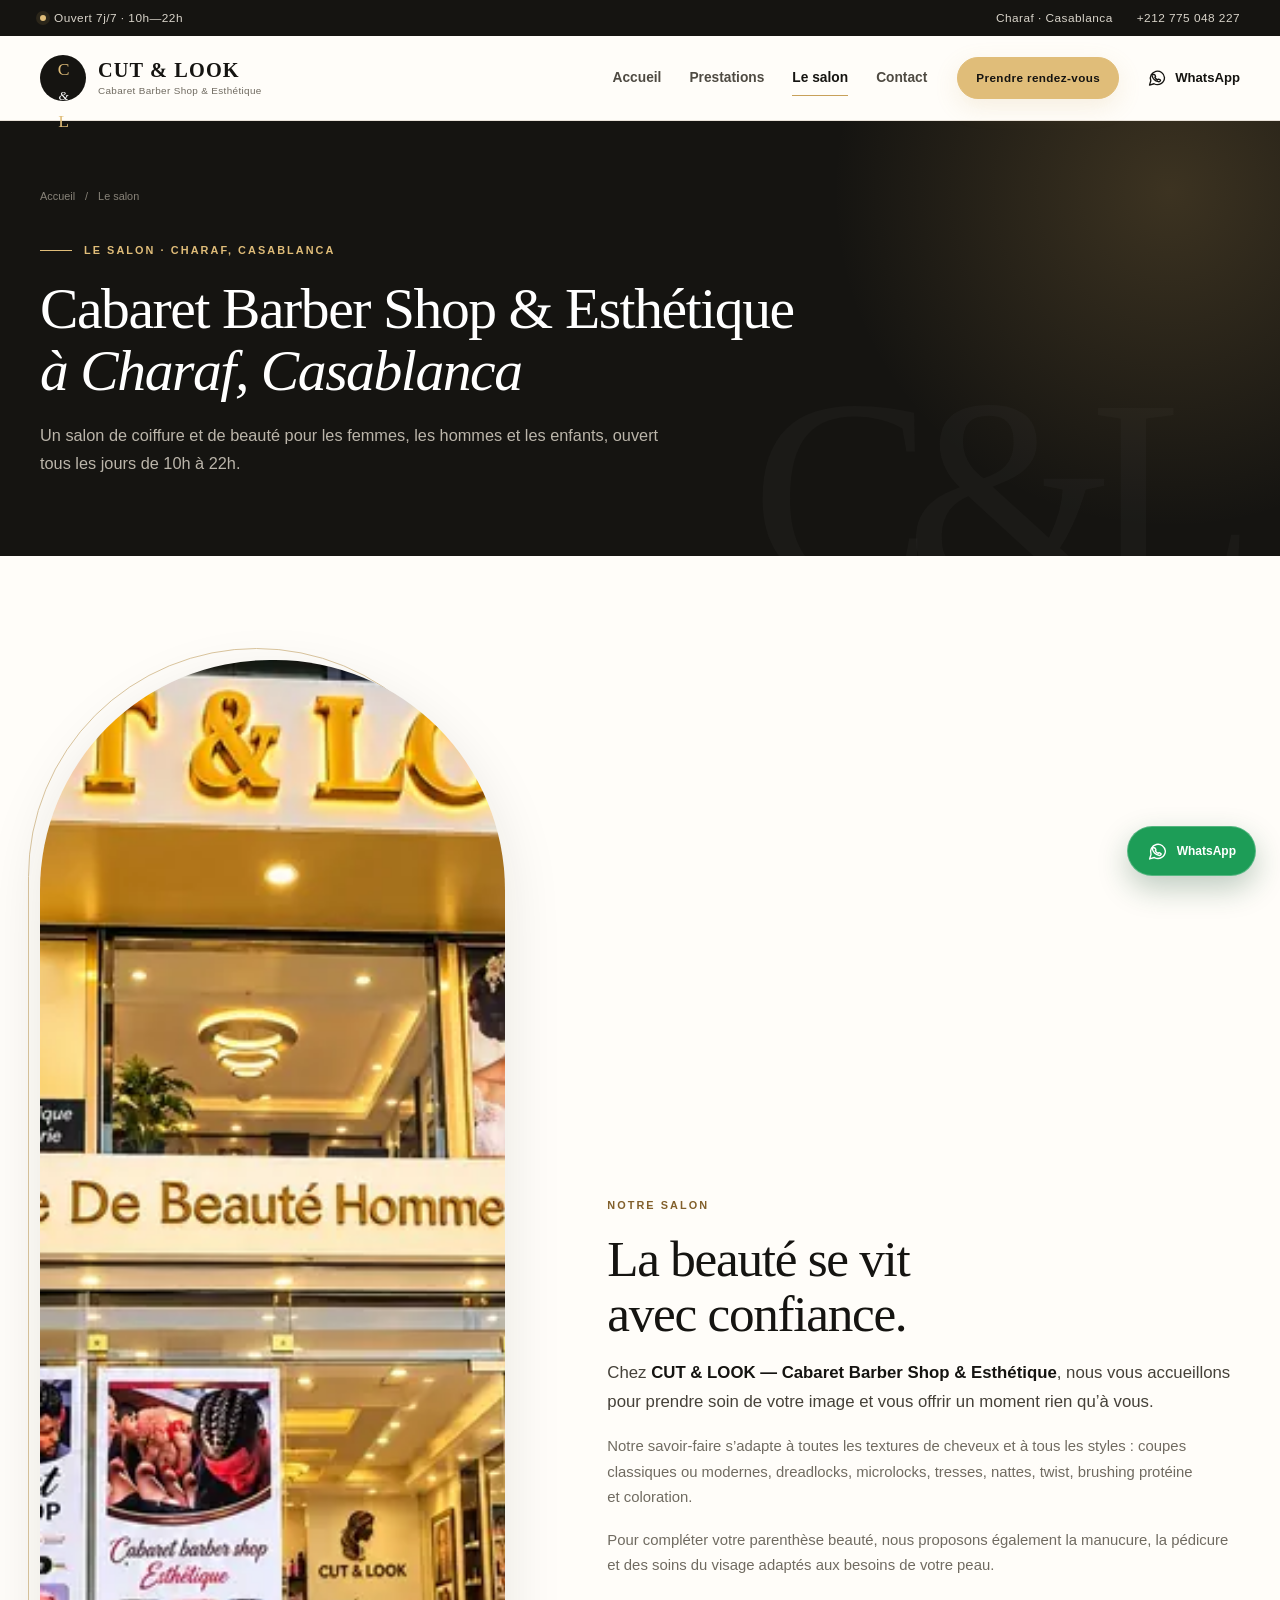
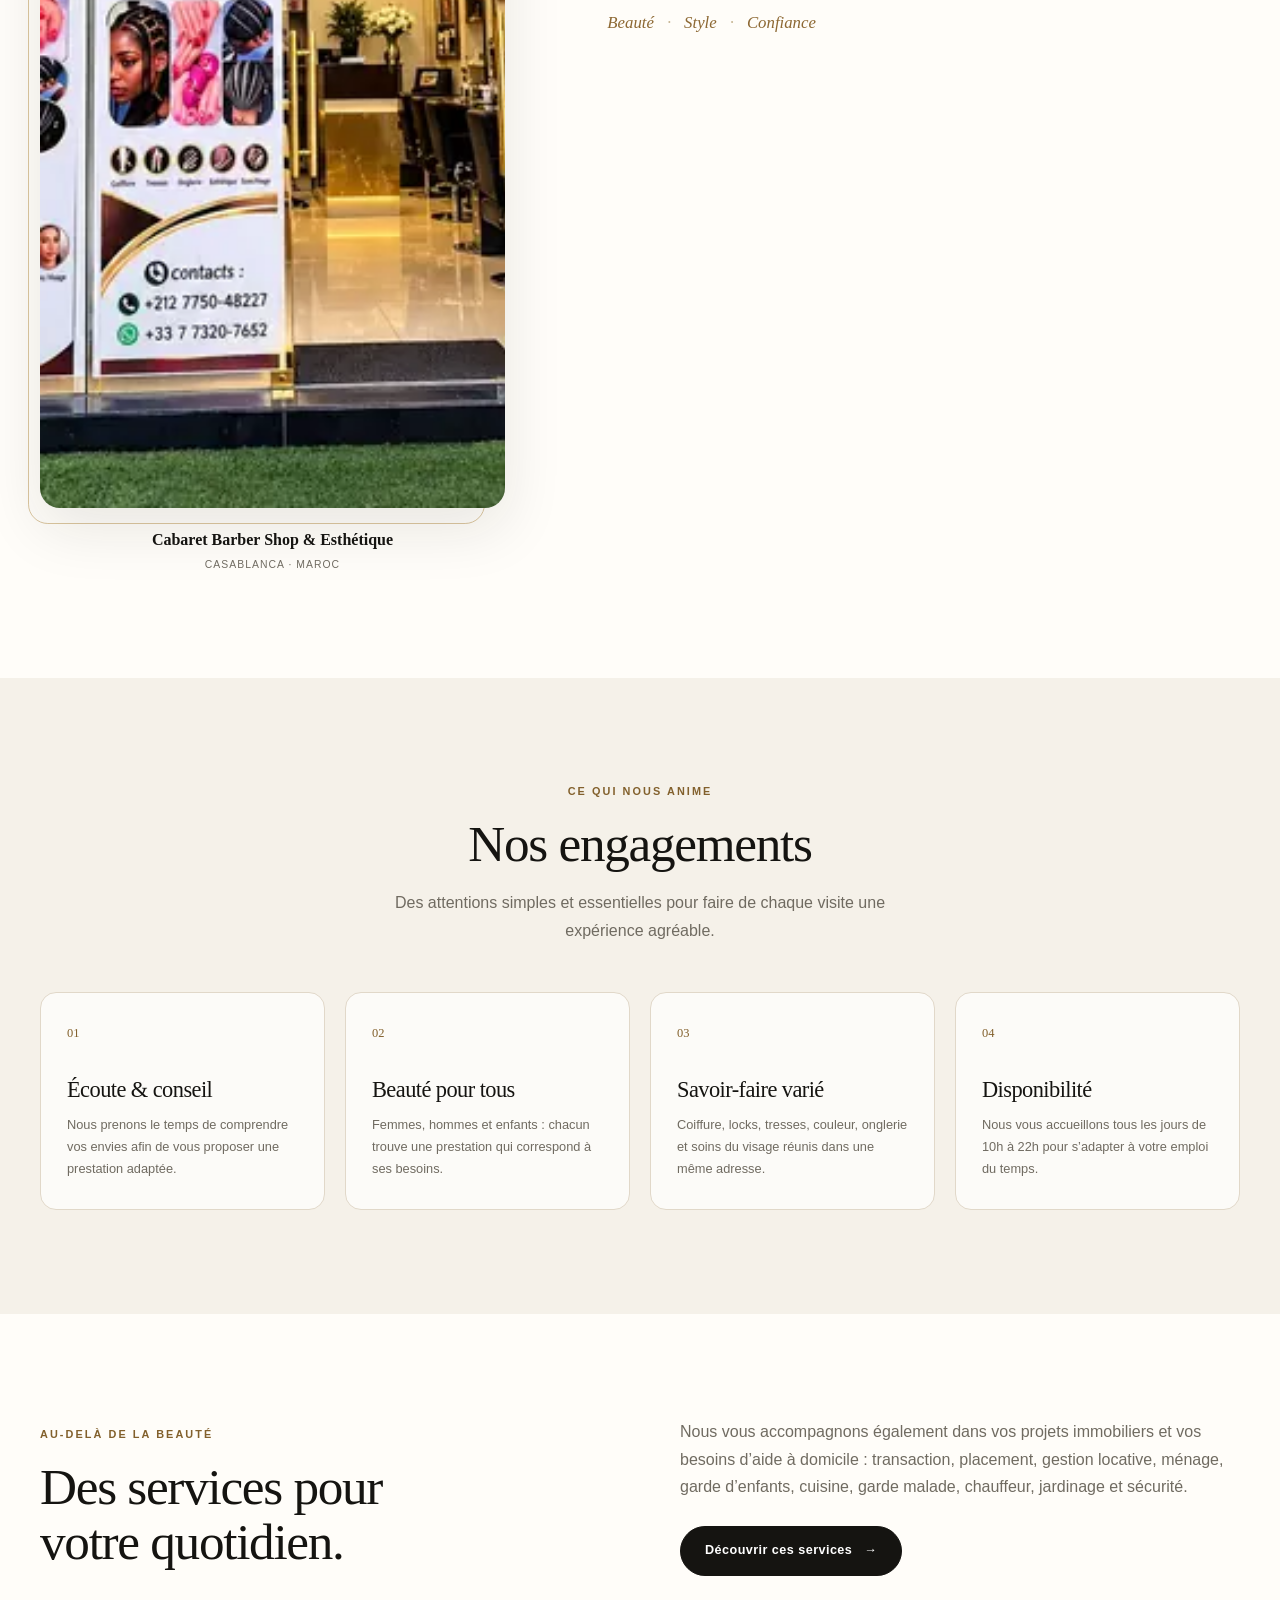
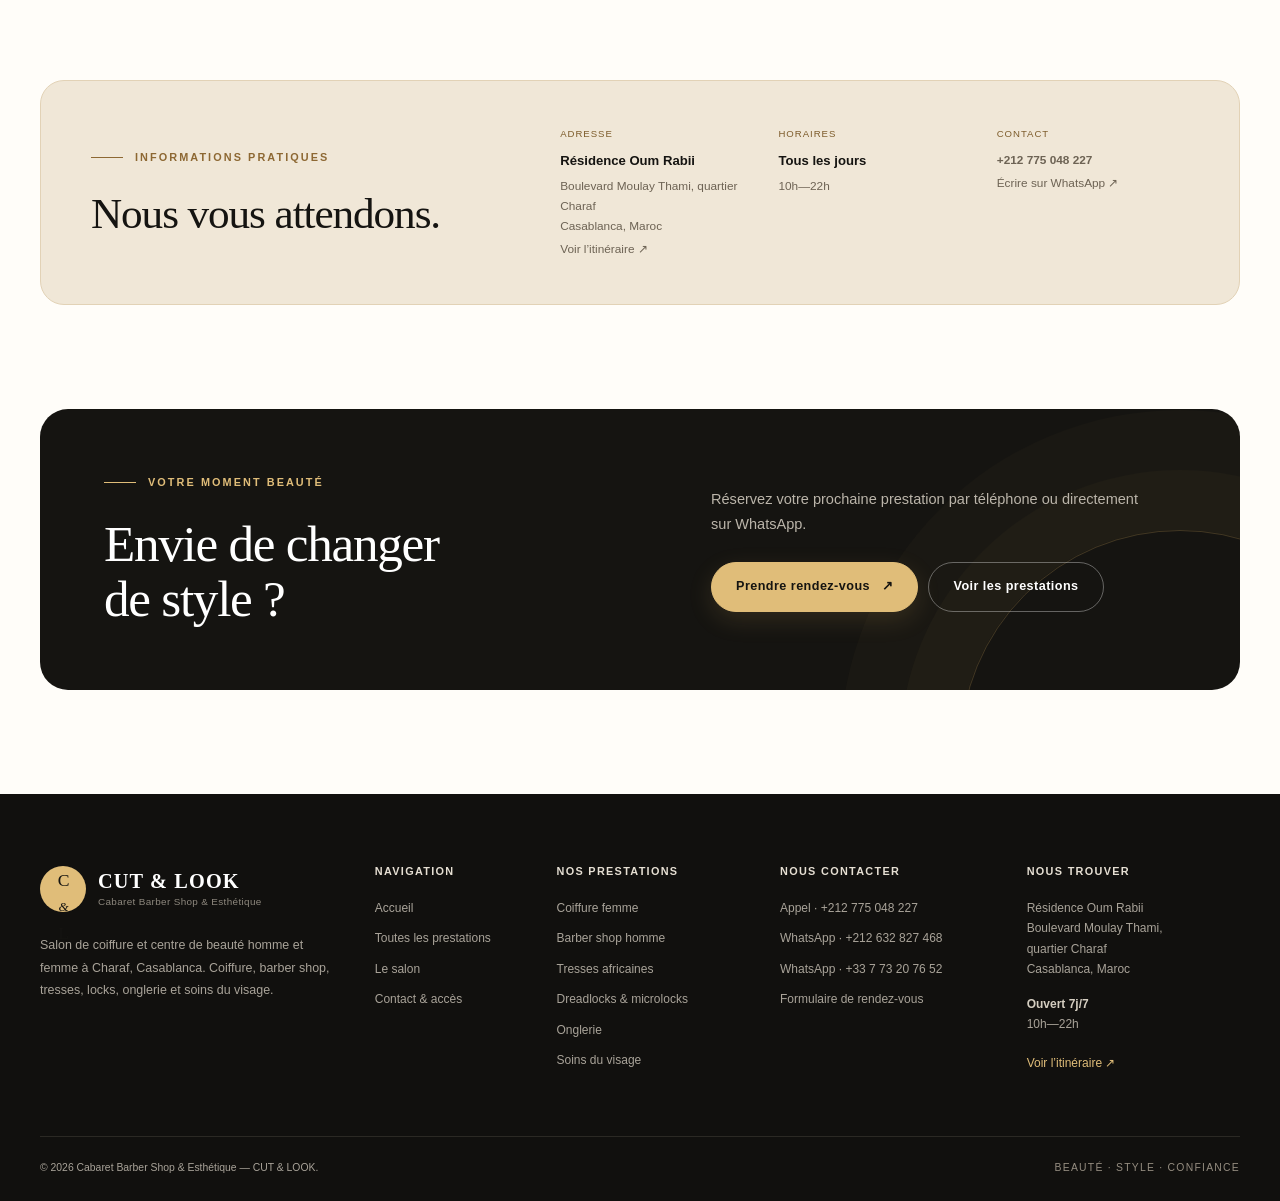
<file: about.html>
<!DOCTYPE html>
<html lang="fr">
<head>
  <meta charset="UTF-8">
  <meta name="viewport" content="width=device-width, initial-scale=1.0">
  <meta name="theme-color" content="#151411">
  <title>Le salon Cabaret Barber Shop &amp; Esthétique à Charaf</title>
  <meta name="description" content="Découvrez le salon Cabaret Barber Shop & Esthétique à Charaf, Casablanca : équipe, prestations beauté, engagements et informations pratiques.">
  <meta name="robots" content="index, follow, max-image-preview:large, max-snippet:-1">
  <link rel="canonical" href="https://cabaretshopesthetique.vercel.app/about.html">
  <meta property="og:type" content="website">
  <meta property="og:site_name" content="Cabaret Barber Shop &amp; Esthétique">
  <meta property="og:locale" content="fr_MA">
  <meta property="og:title" content="Le salon — Cabaret Barber Shop &amp; Esthétique">
  <meta property="og:description" content="Le salon de coiffure et de beauté de Charaf, Casablanca : équipe, engagements et informations pratiques.">
  <meta property="og:url" content="https://cabaretshopesthetique.vercel.app/about.html">
  <meta property="og:image" content="https://cabaretshopesthetique.vercel.app/assets/images/cover-salon.jpg">
  <meta property="og:image:width" content="1086">
  <meta property="og:image:height" content="1448">
  <meta property="og:image:alt" content="Façade du salon Cabaret Barber Shop &amp; Esthétique à Casablanca">
  <meta name="twitter:card" content="summary_large_image">
  <meta name="twitter:title" content="Le salon — Cabaret Barber Shop &amp; Esthétique">
  <meta name="twitter:description" content="Le salon de coiffure et de beauté de Charaf, Casablanca : équipe, engagements et informations pratiques.">
  <meta name="twitter:image" content="https://cabaretshopesthetique.vercel.app/assets/images/cover-salon.jpg">
  <link rel="stylesheet" href="assets/css/style.css">
  <link rel="icon" href="data:image/svg+xml,%3Csvg xmlns='http://www.w3.org/2000/svg' viewBox='0 0 100 100'%3E%3Crect width='100' height='100' rx='22' fill='%23151411'/%3E%3Ctext x='50' y='62' font-family='Georgia,serif' font-size='38' fill='%23c8a15a' text-anchor='middle'%3EC%26L%3C/text%3E%3C/svg%3E">
    <script type="application/ld+json">
{
  "@context": "https://schema.org",
  "@graph": [
    {
      "@type": "BeautySalon",
      "@id": "https://cabaretshopesthetique.vercel.app/#business",
      "name": "Cabaret Barber Shop & Esthétique",
      "alternateName": "CUT & LOOK",
      "url": "https://cabaretshopesthetique.vercel.app/",
      "description": "Salon de coiffure et centre de beauté à Charaf, Casablanca : coiffure femme et homme, barber shop, tresses africaines, dreadlocks et microlocks, onglerie et soins du visage.",
      "image": [
        "https://cabaretshopesthetique.vercel.app/assets/images/cover-salon.jpg",
        "https://cabaretshopesthetique.vercel.app/assets/images/hero-salon.jpg?v=20261024",
        "https://cabaretshopesthetique.vercel.app/assets/images/service-coiffure.jpg?v=20261024"
      ],
      "telephone": "+212775048227",
      "address": {
        "@type": "PostalAddress",
        "streetAddress": "Résidence Oum Rabii, Boulevard Moulay Thami, quartier Charaf",
        "addressLocality": "Casablanca",
        "addressRegion": "Casablanca-Settat",
        "addressCountry": "MA"
      },
      "geo": {
        "@type": "GeoCoordinates",
        "latitude": 33.5493611,
        "longitude": -7.7013889
      },
      "hasMap": "https://www.google.com/maps/search/?api=1&query=33.5493611%2C-7.7013889",
      "openingHoursSpecification": [
        {
          "@type": "OpeningHoursSpecification",
          "dayOfWeek": [
            "Monday",
            "Tuesday",
            "Wednesday",
            "Thursday",
            "Friday",
            "Saturday",
            "Sunday"
          ],
          "opens": "10:00",
          "closes": "22:00"
        }
      ],
      "areaServed": [
        {
          "@type": "City",
          "name": "Casablanca"
        }
      ],
      "currenciesAccepted": "MAD",
      "knowsLanguage": [
        "fr",
        "ar"
      ]
    },
    {
      "@type": "WebSite",
      "@id": "https://cabaretshopesthetique.vercel.app/#website",
      "url": "https://cabaretshopesthetique.vercel.app/",
      "name": "Cabaret Barber Shop & Esthétique",
      "alternateName": "CUT & LOOK",
      "inLanguage": "fr-MA",
      "publisher": {
        "@id": "https://cabaretshopesthetique.vercel.app/#business"
      }
    },
    {
      "@type": "WebPage",
      "@id": "https://cabaretshopesthetique.vercel.app/about.html#webpage",
      "url": "https://cabaretshopesthetique.vercel.app/about.html",
      "name": "Le salon Cabaret Barber Shop & Esthétique à Charaf",
      "description": "Le salon, son équipe et ses engagements à Charaf, Casablanca.",
      "isPartOf": {
        "@id": "https://cabaretshopesthetique.vercel.app/#website"
      },
      "about": {
        "@id": "https://cabaretshopesthetique.vercel.app/#business"
      },
      "inLanguage": "fr-MA",
      "primaryImageOfPage": {
        "@type": "ImageObject",
        "url": "https://cabaretshopesthetique.vercel.app/assets/images/hero-salon.jpg?v=20261024"
      },
      "breadcrumb": {
        "@id": "https://cabaretshopesthetique.vercel.app/about.html#breadcrumb"
      }
    },
    {
      "@type": "BreadcrumbList",
      "@id": "https://cabaretshopesthetique.vercel.app/about.html#breadcrumb",
      "itemListElement": [
        {
          "@type": "ListItem",
          "position": 1,
          "name": "Accueil",
          "item": "https://cabaretshopesthetique.vercel.app/"
        },
        {
          "@type": "ListItem",
          "position": 2,
          "name": "Le salon",
          "item": "https://cabaretshopesthetique.vercel.app/about.html"
        }
      ]
    }
  ]
}
  </script>
</head>
<body>
  <a class="skip-link" href="#main">Aller au contenu principal</a>
  <div class="topbar">
    <div class="container topbar-inner">
      <p><span class="status-dot" aria-hidden="true"></span> Ouvert 7j/7 · 10h—22h</p>
      <div class="topbar-links">
        <a href="https://www.google.com/maps/search/?api=1&query=33.5493611%2C-7.7013889" target="_blank" rel="noopener">Charaf · Casablanca</a>
        <a href="tel:+212775048227" data-cta="topbar">+212 775 048 227</a>
      </div>
    </div>
  </div>

  <header class="site-header" id="header">
    <div class="container header-inner">
      <a href="index.html" class="brand" aria-label="Cabaret Barber Shop & Esthétique — Accueil">
        <span class="brand-mark" aria-hidden="true">C<span>&amp;</span>L</span>
        <span class="brand-copy">
          <strong>CUT & LOOK</strong>
          <small>Cabaret Barber Shop & Esthétique</small>
        </span>
      </a>

      <button class="nav-toggle" type="button" aria-label="Ouvrir le menu" aria-expanded="false" aria-controls="main-nav">
        <span class="nav-toggle-bar"></span>
        <span class="nav-toggle-bar"></span>
        <span class="nav-toggle-bar"></span>
      </button>

      <nav class="main-nav" id="main-nav" aria-label="Navigation principale">
        <ul class="nav-list">
          
<li><a href="index.html" class="nav-link">Accueil</a></li>          <li><a href="services.html" class="nav-link">Prestations</a></li>          <li><a href="about.html" class="nav-link active" aria-current="page">Le salon</a></li>          <li><a href="contact.html" class="nav-link">Contact</a></li>
          <li class="nav-cta"><a href="contact.html#rendez-vous" class="btn btn-primary btn-small" data-cta="header">Prendre rendez-vous</a></li>
        </ul>
      </nav>

      <a href="https://wa.me/212632827468" class="header-whatsapp" target="_blank" rel="noopener" aria-label="Nous écrire sur WhatsApp" data-cta="header">
        <svg viewBox="0 0 24 24" aria-hidden="true"><path d="M21 11.5a8.5 8.5 0 0 1-12.6 7.4L3 20.5l1.6-5.2A8.5 8.5 0 1 1 21 11.5Z"/><path d="M8.2 8.1c.3-.5.7-.4 1-.1l1 1.8c.2.3.1.6-.1.8l-.6.6c.7 1.4 1.8 2.4 3.2 3l.6-.7c.2-.2.5-.3.8-.1l1.8.9c.4.2.4.6.2 1-.5 1-1.5 1.4-2.6 1.1-3.7-.9-6.6-3.7-7.4-7.3-.2-.7 0-1.4.5-2Z"/></svg>
        <span>WhatsApp</span>
      </a>
    </div>
  </header>

  <main id="main">
    <section class="page-hero" aria-labelledby="page-title">
      <div class="page-hero-glow" aria-hidden="true"></div>
      <div class="container page-hero-inner">
        <nav class="breadcrumbs" aria-label="Fil d’Ariane"><a href="index.html">Accueil</a><span>/</span><span>Le salon</span></nav>
        <p class="eyebrow"><span></span> Le salon · Charaf, Casablanca</p>
        <h1 id="page-title">Cabaret Barber Shop &amp; Esthétique<br><em>à Charaf, Casablanca</em></h1>
        <p>Un salon de coiffure et de beauté pour les femmes, les hommes et les enfants, ouvert tous les jours de 10h à 22h.</p>
      </div>
    </section>

    <section class="section about-story" aria-labelledby="story-title">
      <div class="container about-story-grid">
        <figure class="about-photo">
          <picture>
                <source type="image/webp" srcset="assets/images/cover-salon-480.webp 480w, assets/images/cover-salon-720.webp 720w, assets/images/cover-salon-1086.webp 1086w" sizes="(max-width: 600px) 92vw, (max-width: 1120px) 46vw, 280px">
                <img src="assets/images/cover-salon.jpg" alt="Façade du centre de beauté CUT & LOOK à Casablanca" width="1086" height="1448" loading="eager" decoding="async">
              </picture>
          <figcaption><strong>Cabaret Barber Shop &amp; Esthétique</strong><span>Casablanca · Maroc</span></figcaption>
        </figure>
        <div class="about-story-content">
          <p class="section-kicker">Notre salon</p>
          <h2 id="story-title">La beauté se vit<br>avec confiance.</h2>
          <p class="about-intro">Chez <strong>CUT &amp; LOOK — Cabaret Barber Shop &amp; Esthétique</strong>, nous vous accueillons pour prendre soin de votre image et vous offrir un moment rien qu’à vous.</p>
          <p>Notre savoir-faire s’adapte à toutes les textures de cheveux et à tous les styles : coupes classiques ou modernes, dreadlocks, microlocks, tresses, nattes, twist, brushing protéine et coloration.</p>
          <p>Pour compléter votre parenthèse beauté, nous proposons également la manucure, la pédicure et des soins du visage adaptés aux besoins de votre peau.</p>
          <div class="about-signature"><span>Beauté</span><i>·</i><span>Style</span><i>·</i><span>Confiance</span></div>
        </div>
      </div>
    </section>

    <section class="section values-section" aria-labelledby="values-title">
      <div class="container">
        <div class="section-heading centered-heading"><p class="section-kicker">Ce qui nous anime</p><h2 id="values-title">Nos engagements</h2><p>Des attentions simples et essentielles pour faire de chaque visite une expérience agréable.</p></div>
        <div class="values-grid">
          <article class="value-card"><span class="value-number">01</span><h3>Écoute &amp; conseil</h3><p>Nous prenons le temps de comprendre vos envies afin de vous proposer une prestation adaptée.</p></article>
          <article class="value-card"><span class="value-number">02</span><h3>Beauté pour tous</h3><p>Femmes, hommes et enfants : chacun trouve une prestation qui correspond à ses besoins.</p></article>
          <article class="value-card"><span class="value-number">03</span><h3>Savoir-faire varié</h3><p>Coiffure, locks, tresses, couleur, onglerie et soins du visage réunis dans une même adresse.</p></article>
          <article class="value-card"><span class="value-number">04</span><h3>Disponibilité</h3><p>Nous vous accueillons tous les jours de 10h à 22h pour s’adapter à votre emploi du temps.</p></article>
        </div>
      </div>
    </section>

    <section class="section other-services" aria-labelledby="other-title">
      <div class="container other-services-grid">
        <div><p class="section-kicker">Au-delà de la beauté</p><h2 id="other-title">Des services pour<br>votre quotidien.</h2></div>
        <div class="other-services-content"><p>Nous vous accompagnons également dans vos projets immobiliers et vos besoins d’aide à domicile : transaction, placement, gestion locative, ménage, garde d’enfants, cuisine, garde malade, chauffeur, jardinage et sécurité.</p><a href="services.html#immobilier" class="btn btn-dark">Découvrir ces services <span aria-hidden="true">→</span></a></div>
      </div>
    </section>

    <section class="section practical-section" aria-labelledby="practical-title">
      <div class="container practical-card">
        <div><p class="eyebrow"><span></span> Informations pratiques</p><h2 id="practical-title">Nous vous attendons.</h2></div>
        <div class="practical-details">
          <div><small>Adresse</small><strong>Résidence Oum Rabii</strong><span>Boulevard Moulay Thami, quartier Charaf<br>Casablanca, Maroc</span><a href="https://www.google.com/maps/search/?api=1&amp;query=33.5493611%2C-7.7013889" target="_blank" rel="noopener">Voir l’itinéraire ↗</a></div>
          <div><small>Horaires</small><strong>Tous les jours</strong><span>10h—22h</span></div>
          <div><small>Contact</small><strong><a href="tel:+212775048227">+212 775 048 227</a></strong><a href="https://wa.me/212632827468" target="_blank" rel="noopener">Écrire sur WhatsApp ↗</a></div>
        </div>
      </div>
    </section>

    <section class="section cta-section compact-cta" aria-labelledby="cta-title">
      <div class="container cta-card"><div><p class="eyebrow"><span></span> Votre moment beauté</p><h2 id="cta-title">Envie de changer<br>de style ?</h2></div><div class="cta-actions"><p>Réservez votre prochaine prestation par téléphone ou directement sur WhatsApp.</p><div><a href="contact.html#rendez-vous" class="btn btn-primary">Prendre rendez-vous <span aria-hidden="true">↗</span></a><a href="services.html" class="btn btn-ghost">Voir les prestations</a></div></div></div>
    </section>
  </main>

  <footer class="site-footer">
    <div class="container footer-grid">
      <div class="footer-brand">
        <a href="index.html" class="brand" aria-label="Cabaret Barber Shop & Esthétique — Accueil">
          <span class="brand-mark" aria-hidden="true">C<span>&amp;</span>L</span>
          <span class="brand-copy"><strong>CUT & LOOK</strong><small>Cabaret Barber Shop & Esthétique</small></span>
        </a>
        <p>Salon de coiffure et centre de beauté homme et femme à Charaf, Casablanca. Coiffure, barber shop, tresses, locks, onglerie et soins du visage.</p>
      </div>
      <div class="footer-column">
        <h2>Navigation</h2>
        <ul>
          <li><a href="index.html">Accueil</a></li>
          <li><a href="services.html">Toutes les prestations</a></li>
          <li><a href="about.html">Le salon</a></li>
          <li><a href="contact.html">Contact &amp; accès</a></li>
        </ul>
      </div>
      <div class="footer-column">
        <h2>Nos prestations</h2>
        <ul>
            <li><a href="coiffure-femme-casablanca.html">Coiffure femme</a></li>
            <li><a href="barber-shop-homme-casablanca.html">Barber shop homme</a></li>
            <li><a href="tresses-africaines-casablanca.html">Tresses africaines</a></li>
            <li><a href="dreadlocks-microlocks-casablanca.html">Dreadlocks &amp; microlocks</a></li>
            <li><a href="onglerie-manucure-casablanca.html">Onglerie</a></li>
            <li><a href="soins-visage-casablanca.html">Soins du visage</a></li>
        </ul>
      </div>
      <div class="footer-column">
        <h2>Nous contacter</h2>
        <ul>
          <li><a href="tel:+212775048227" data-cta="footer">Appel · +212 775 048 227</a></li>
          <li><a href="https://wa.me/212632827468" target="_blank" rel="noopener" data-cta="footer">WhatsApp · +212 632 827 468</a></li>
          <li><a href="https://wa.me/33773207652" target="_blank" rel="noopener" data-cta="footer">WhatsApp · +33 7 73 20 76 52</a></li>
          <li><a href="contact.html#rendez-vous">Formulaire de rendez-vous</a></li>
        </ul>
      </div>
      <div class="footer-column">
        <h2>Nous trouver</h2>
        <p>Résidence Oum Rabii<br>Boulevard Moulay Thami, quartier Charaf<br>Casablanca, Maroc</p>
        <p><strong>Ouvert 7j/7</strong><br>10h—22h</p>
        <a href="https://www.google.com/maps/search/?api=1&query=33.5493611%2C-7.7013889" target="_blank" rel="noopener" class="footer-map-link" data-cta="footer">Voir l’itinéraire ↗</a>
      </div>
    </div>
    <div class="container footer-bottom">
      <p>© <span data-current-year>2026</span> Cabaret Barber Shop & Esthétique — CUT & LOOK.</p>
      <p>Beauté · Style · Confiance</p>
    </div>
  </footer>
  <a class="whatsapp-float" href="https://wa.me/212632827468" target="_blank" rel="noopener" aria-label="Réserver sur WhatsApp"><svg viewBox="0 0 24 24" aria-hidden="true"><path d="M21 11.5a8.5 8.5 0 0 1-12.6 7.4L3 20.5l1.6-5.2A8.5 8.5 0 1 1 21 11.5Z"/><path d="M8.2 8.1c.3-.5.7-.4 1-.1l1 1.8c.2.3.1.6-.1.8l-.6.6c.7 1.4 1.8 2.4 3.2 3l.6-.7c.2-.2.5-.3.8-.1l1.8.9c.4.2.4.6.2 1-.5 1-1.5 1.4-2.6 1.1-3.7-.9-6.6-3.7-7.4-7.3-.2-.7 0-1.4.5-2Z"/></svg><span>WhatsApp</span></a>
    <script src="assets/js/tracking.js" defer></script>
  <script src="assets/js/main.js"></script>
</body>
</html>
</file>
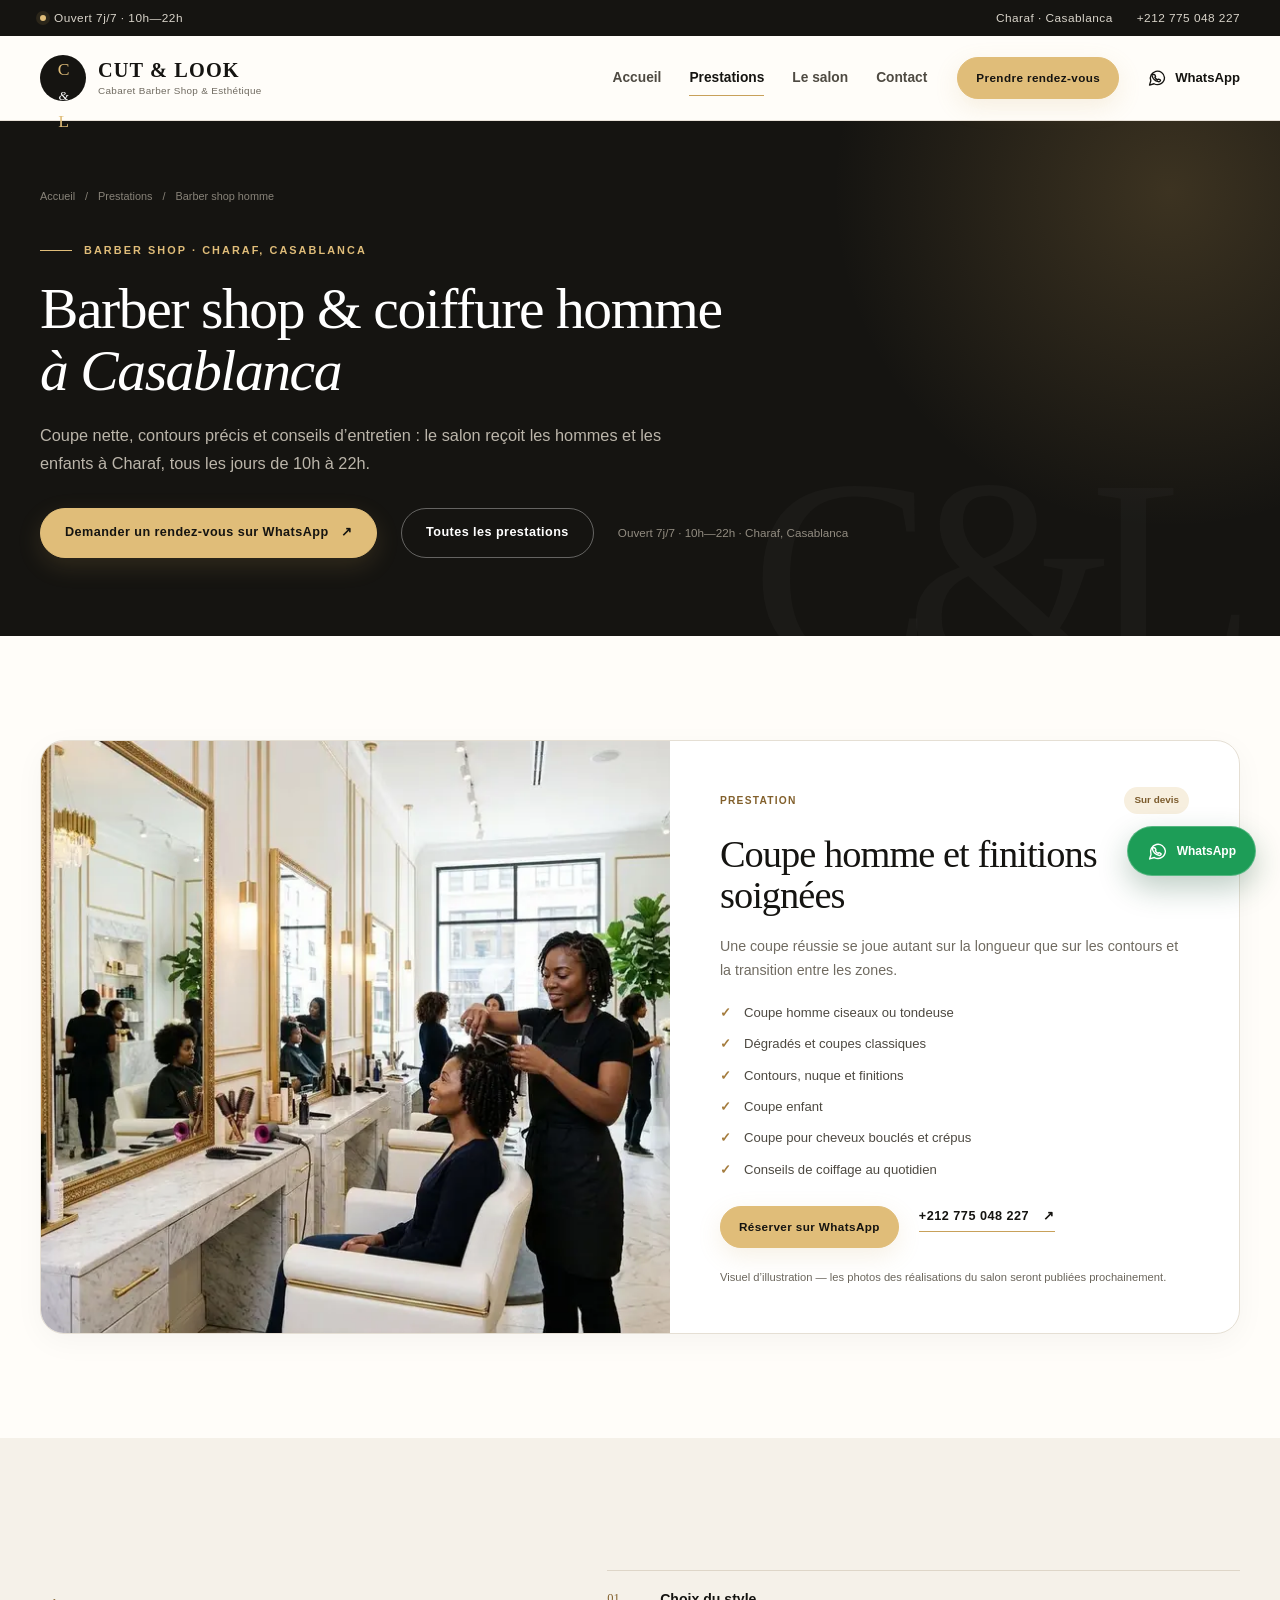
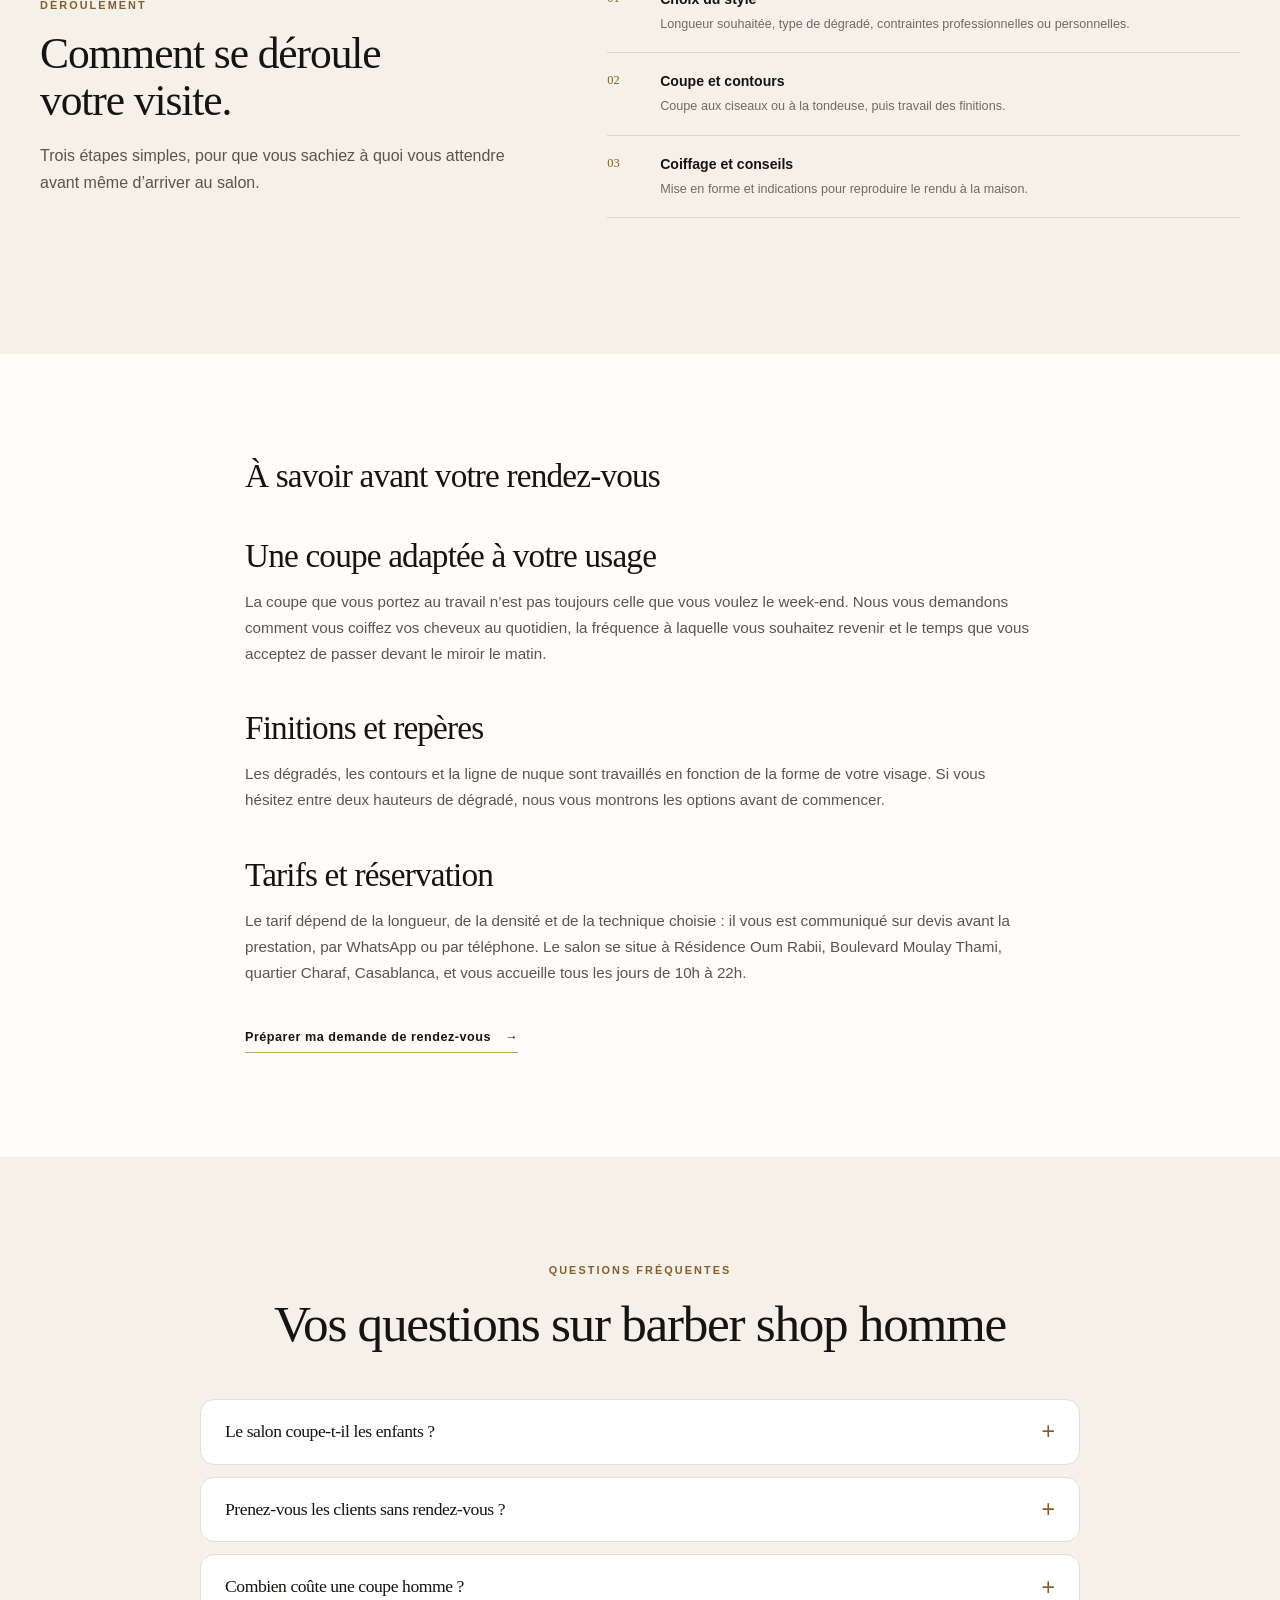
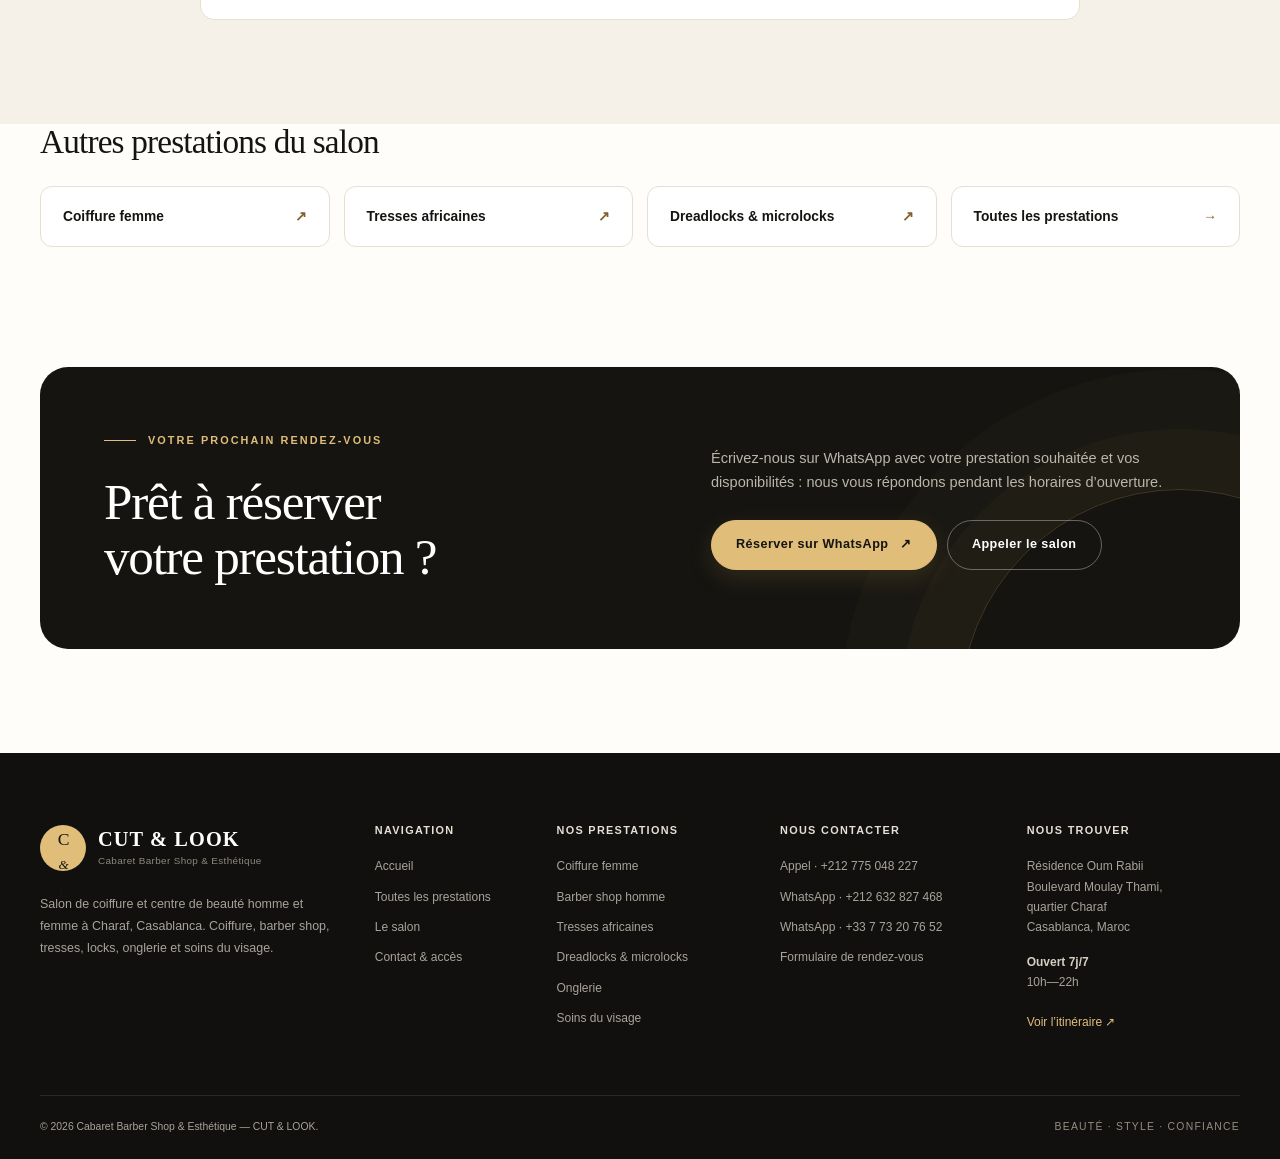
<file: barber-shop-homme-casablanca.html>
<!DOCTYPE html>
<html lang="fr">
<head>
  <meta charset="UTF-8">
  <meta name="viewport" content="width=device-width, initial-scale=1.0">
  <meta name="theme-color" content="#151411">
  <title>Barber shop homme à Casablanca : coupe | Charaf</title>
  <meta name="description" content="Barber shop à Casablanca : coupe homme, dégradés, contours et coupe enfant à Charaf. Tarif sur devis, rendez-vous par téléphone ou WhatsApp, 7j/7.">
  <meta name="robots" content="index, follow, max-image-preview:large, max-snippet:-1">
  <link rel="canonical" href="https://cabaretshopesthetique.vercel.app/barber-shop-homme-casablanca.html">
  <meta property="og:type" content="website">
  <meta property="og:site_name" content="Cabaret Barber Shop &amp; Esthétique">
  <meta property="og:locale" content="fr_MA">
  <meta property="og:title" content="Barber shop &amp; coiffure homme à Casablanca — Charaf">
  <meta property="og:description" content="Coupe homme, dégradés et contours au salon de Charaf, Casablanca. Tarif sur devis, rendez-vous par téléphone ou WhatsApp.">
  <meta property="og:url" content="https://cabaretshopesthetique.vercel.app/barber-shop-homme-casablanca.html">
  <meta property="og:image" content="https://cabaretshopesthetique.vercel.app/assets/images/service-coiffure.jpg?v=20261024">
  <meta property="og:image:width" content="1200">
  <meta property="og:image:height" content="896">
  <meta property="og:image:alt" content="Illustration d’une coupe homme au barber shop à Casablanca">
  <meta name="twitter:card" content="summary_large_image">
  <meta name="twitter:title" content="Barber shop &amp; coiffure homme à Casablanca — Charaf">
  <meta name="twitter:description" content="Coupe homme, dégradés et contours au salon de Charaf, Casablanca. Tarif sur devis, rendez-vous par téléphone ou WhatsApp.">
  <meta name="twitter:image" content="https://cabaretshopesthetique.vercel.app/assets/images/service-coiffure.jpg?v=20261024">
  <link rel="stylesheet" href="assets/css/style.css">
  <link rel="icon" href="data:image/svg+xml,%3Csvg xmlns='http://www.w3.org/2000/svg' viewBox='0 0 100 100'%3E%3Crect width='100' height='100' rx='22' fill='%23151411'/%3E%3Ctext x='50' y='62' font-family='Georgia,serif' font-size='38' fill='%23c8a15a' text-anchor='middle'%3EC%26L%3C/text%3E%3C/svg%3E">
    <script type="application/ld+json">
{
  "@context": "https://schema.org",
  "@graph": [
    {
      "@type": "BeautySalon",
      "@id": "https://cabaretshopesthetique.vercel.app/#business",
      "name": "Cabaret Barber Shop & Esthétique",
      "alternateName": "CUT & LOOK",
      "url": "https://cabaretshopesthetique.vercel.app/",
      "description": "Salon de coiffure et centre de beauté à Charaf, Casablanca : coiffure femme et homme, barber shop, tresses africaines, dreadlocks et microlocks, onglerie et soins du visage.",
      "image": [
        "https://cabaretshopesthetique.vercel.app/assets/images/cover-salon.jpg",
        "https://cabaretshopesthetique.vercel.app/assets/images/hero-salon.jpg?v=20261024",
        "https://cabaretshopesthetique.vercel.app/assets/images/service-coiffure.jpg?v=20261024"
      ],
      "telephone": "+212775048227",
      "address": {
        "@type": "PostalAddress",
        "streetAddress": "Résidence Oum Rabii, Boulevard Moulay Thami, quartier Charaf",
        "addressLocality": "Casablanca",
        "addressRegion": "Casablanca-Settat",
        "addressCountry": "MA"
      },
      "geo": {
        "@type": "GeoCoordinates",
        "latitude": 33.5493611,
        "longitude": -7.7013889
      },
      "hasMap": "https://www.google.com/maps/search/?api=1&query=33.5493611%2C-7.7013889",
      "openingHoursSpecification": [
        {
          "@type": "OpeningHoursSpecification",
          "dayOfWeek": [
            "Monday",
            "Tuesday",
            "Wednesday",
            "Thursday",
            "Friday",
            "Saturday",
            "Sunday"
          ],
          "opens": "10:00",
          "closes": "22:00"
        }
      ],
      "areaServed": [
        {
          "@type": "City",
          "name": "Casablanca"
        }
      ],
      "currenciesAccepted": "MAD",
      "knowsLanguage": [
        "fr",
        "ar"
      ],
      "hasOfferCatalog": {
        "@type": "OfferCatalog",
        "name": "Prestations beauté",
        "itemListElement": [
          {
            "@type": "Offer",
            "itemOffered": {
              "@type": "Service",
              "name": "Coiffure femme",
              "url": "https://cabaretshopesthetique.vercel.app/coiffure-femme-casablanca.html"
            }
          },
          {
            "@type": "Offer",
            "itemOffered": {
              "@type": "Service",
              "name": "Barber shop et coiffure homme",
              "url": "https://cabaretshopesthetique.vercel.app/barber-shop-homme-casablanca.html"
            }
          },
          {
            "@type": "Offer",
            "itemOffered": {
              "@type": "Service",
              "name": "Tresses africaines, nattes et twist",
              "url": "https://cabaretshopesthetique.vercel.app/tresses-africaines-casablanca.html"
            }
          },
          {
            "@type": "Offer",
            "itemOffered": {
              "@type": "Service",
              "name": "Dreadlocks et microlocks",
              "url": "https://cabaretshopesthetique.vercel.app/dreadlocks-microlocks-casablanca.html"
            }
          },
          {
            "@type": "Offer",
            "itemOffered": {
              "@type": "Service",
              "name": "Onglerie, manucure et pédicure",
              "url": "https://cabaretshopesthetique.vercel.app/onglerie-manucure-casablanca.html"
            }
          },
          {
            "@type": "Offer",
            "itemOffered": {
              "@type": "Service",
              "name": "Soins du visage",
              "url": "https://cabaretshopesthetique.vercel.app/soins-visage-casablanca.html"
            }
          }
        ]
      }
    },
    {
      "@type": "WebSite",
      "@id": "https://cabaretshopesthetique.vercel.app/#website",
      "url": "https://cabaretshopesthetique.vercel.app/",
      "name": "Cabaret Barber Shop & Esthétique",
      "alternateName": "CUT & LOOK",
      "inLanguage": "fr-MA",
      "publisher": {
        "@id": "https://cabaretshopesthetique.vercel.app/#business"
      }
    },
    {
      "@type": "WebPage",
      "@id": "https://cabaretshopesthetique.vercel.app/barber-shop-homme-casablanca.html#webpage",
      "url": "https://cabaretshopesthetique.vercel.app/barber-shop-homme-casablanca.html",
      "name": "Barber shop & coiffure homme à Casablanca — Charaf",
      "description": "Barber shop à Casablanca : coupe homme, dégradés, contours et coupe enfant à Charaf. Tarif sur devis, rendez-vous par téléphone ou WhatsApp, 7j/7.",
      "isPartOf": {
        "@id": "https://cabaretshopesthetique.vercel.app/#website"
      },
      "about": {
        "@id": "https://cabaretshopesthetique.vercel.app/#business"
      },
      "inLanguage": "fr-MA",
      "primaryImageOfPage": {
        "@type": "ImageObject",
        "url": "https://cabaretshopesthetique.vercel.app/assets/images/service-coiffure.jpg?v=20261024"
      },
      "breadcrumb": {
        "@id": "https://cabaretshopesthetique.vercel.app/barber-shop-homme-casablanca.html#breadcrumb"
      }
    },
    {
      "@type": "BreadcrumbList",
      "@id": "https://cabaretshopesthetique.vercel.app/barber-shop-homme-casablanca.html#breadcrumb",
      "itemListElement": [
        {
          "@type": "ListItem",
          "position": 1,
          "name": "Accueil",
          "item": "https://cabaretshopesthetique.vercel.app/"
        },
        {
          "@type": "ListItem",
          "position": 2,
          "name": "Prestations",
          "item": "https://cabaretshopesthetique.vercel.app/services.html"
        },
        {
          "@type": "ListItem",
          "position": 3,
          "name": "Barber shop homme",
          "item": "https://cabaretshopesthetique.vercel.app/barber-shop-homme-casablanca.html"
        }
      ]
    },
    {
      "@type": "Service",
      "@id": "https://cabaretshopesthetique.vercel.app/barber-shop-homme-casablanca.html#service",
      "name": "Barber shop homme",
      "serviceType": "Barber shop homme",
      "url": "https://cabaretshopesthetique.vercel.app/barber-shop-homme-casablanca.html",
      "description": "Barber shop à Casablanca : coupe homme, dégradés, contours et coupe enfant à Charaf. Tarif sur devis, rendez-vous par téléphone ou WhatsApp, 7j/7.",
      "provider": {
        "@id": "https://cabaretshopesthetique.vercel.app/#business"
      },
      "areaServed": {
        "@type": "City",
        "name": "Casablanca"
      },
      "availableChannel": {
        "@type": "ServiceChannel",
        "servicePhone": {
          "@type": "ContactPoint",
          "telephone": "+212775048227"
        },
        "serviceUrl": "https://wa.me/212632827468"
      }
    },
    {
      "@type": "FAQPage",
      "@id": "https://cabaretshopesthetique.vercel.app/barber-shop-homme-casablanca.html#faq",
      "mainEntity": [
        {
          "@type": "Question",
          "name": "Le salon coupe-t-il les enfants ?",
          "acceptedAnswer": {
            "@type": "Answer",
            "text": "Oui. La coupe enfant fait partie des prestations du salon. Nous vous conseillons de le signaler lors de votre demande de rendez-vous pour prévoir le temps nécessaire."
          }
        },
        {
          "@type": "Question",
          "name": "Prenez-vous les clients sans rendez-vous ?",
          "acceptedAnswer": {
            "@type": "Answer",
            "text": "Le salon reçoit sur rendez-vous et selon l’affluence. Pour éviter l’attente, écrivez-nous sur WhatsApp ou appelez avant de vous déplacer."
          }
        },
        {
          "@type": "Question",
          "name": "Combien coûte une coupe homme ?",
          "acceptedAnswer": {
            "@type": "Answer",
            "text": "Le tarif dépend du type de coupe, de la longueur et du travail de finition. Il vous est communiqué sur devis avant la prestation, par WhatsApp ou par téléphone."
          }
        }
      ]
    }
  ]
}
  </script>
</head>
<body>
  <a class="skip-link" href="#main">Aller au contenu principal</a>

  <div class="topbar">
    <div class="container topbar-inner">
      <p><span class="status-dot" aria-hidden="true"></span> Ouvert 7j/7 · 10h—22h</p>
      <div class="topbar-links">
        <a href="https://www.google.com/maps/search/?api=1&query=33.5493611%2C-7.7013889" target="_blank" rel="noopener">Charaf · Casablanca</a>
        <a href="tel:+212775048227" data-cta="topbar">+212 775 048 227</a>
      </div>
    </div>
  </div>

  <header class="site-header" id="header">
    <div class="container header-inner">
      <a href="index.html" class="brand" aria-label="Cabaret Barber Shop & Esthétique — Accueil">
        <span class="brand-mark" aria-hidden="true">C<span>&amp;</span>L</span>
        <span class="brand-copy">
          <strong>CUT & LOOK</strong>
          <small>Cabaret Barber Shop & Esthétique</small>
        </span>
      </a>

      <button class="nav-toggle" type="button" aria-label="Ouvrir le menu" aria-expanded="false" aria-controls="main-nav">
        <span class="nav-toggle-bar"></span>
        <span class="nav-toggle-bar"></span>
        <span class="nav-toggle-bar"></span>
      </button>

      <nav class="main-nav" id="main-nav" aria-label="Navigation principale">
        <ul class="nav-list">
          
<li><a href="index.html" class="nav-link">Accueil</a></li>          <li><a href="services.html" class="nav-link active" aria-current="page">Prestations</a></li>          <li><a href="about.html" class="nav-link">Le salon</a></li>          <li><a href="contact.html" class="nav-link">Contact</a></li>
          <li class="nav-cta"><a href="contact.html#rendez-vous" class="btn btn-primary btn-small" data-cta="header">Prendre rendez-vous</a></li>
        </ul>
      </nav>

      <a href="https://wa.me/212632827468" class="header-whatsapp" target="_blank" rel="noopener" aria-label="Nous écrire sur WhatsApp" data-cta="header">
        <svg viewBox="0 0 24 24" aria-hidden="true"><path d="M21 11.5a8.5 8.5 0 0 1-12.6 7.4L3 20.5l1.6-5.2A8.5 8.5 0 1 1 21 11.5Z"/><path d="M8.2 8.1c.3-.5.7-.4 1-.1l1 1.8c.2.3.1.6-.1.8l-.6.6c.7 1.4 1.8 2.4 3.2 3l.6-.7c.2-.2.5-.3.8-.1l1.8.9c.4.2.4.6.2 1-.5 1-1.5 1.4-2.6 1.1-3.7-.9-6.6-3.7-7.4-7.3-.2-.7 0-1.4.5-2Z"/></svg>
        <span>WhatsApp</span>
      </a>
    </div>
  </header>

  <main id="main">
    <section class="page-hero" aria-labelledby="page-title">
      <div class="page-hero-glow" aria-hidden="true"></div>
      <div class="container page-hero-inner">
        <nav class="breadcrumbs" aria-label="Fil d’Ariane">
          <a href="index.html">Accueil</a><span>/</span><a href="services.html">Prestations</a><span>/</span><span>Barber shop homme</span>
        </nav>
        <p class="eyebrow"><span></span> Barber shop · Charaf, Casablanca</p>
        <h1 id="page-title">Barber shop &amp; coiffure homme<br><em>à Casablanca</em></h1>
        <p>Coupe nette, contours précis et conseils d’entretien : le salon reçoit les hommes et les enfants à Charaf, tous les jours de 10h à 22h.</p>
        <div class="page-hero-actions">
          <a href="https://wa.me/212632827468" class="btn btn-primary" target="_blank" rel="noopener" data-cta="hero">Demander un rendez-vous sur WhatsApp <span aria-hidden="true">↗</span></a>
          <a href="services.html" class="btn btn-ghost">Toutes les prestations</a>
          <span class="page-hero-note">Ouvert 7j/7 · 10h—22h · Charaf, Casablanca</span>
        </div>
      </div>
    </section>

    <section class="section" aria-labelledby="service-title">
      <div class="container">
        <article class="service-detail service-detail-single">
          <div class="service-detail-media">
            <picture>
                <source type="image/webp" srcset="assets/images/service-coiffure-480.webp?v=20261024 480w, assets/images/service-coiffure-800.webp?v=20261024 800w, assets/images/service-coiffure-1200.webp?v=20261024 1200w" sizes="(max-width: 960px) 100vw, 50vw">
                <img src="assets/images/service-coiffure.jpg?v=20261024" alt="Illustration d’une coupe homme au barber shop à Casablanca" width="1200" height="896" loading="lazy" decoding="async">
              </picture>
          </div>
          <div class="service-detail-content">
            <div class="service-detail-meta"><span class="service-index">Prestation</span><span class="service-price">Sur devis</span></div>
            <h2 id="service-title">Coupe homme et finitions soignées</h2>
            <p class="service-description">Une coupe réussie se joue autant sur la longueur que sur les contours et la transition entre les zones.</p>
            <ul class="check-list">
                <li>Coupe homme ciseaux ou tondeuse</li>
                <li>Dégradés et coupes classiques</li>
                <li>Contours, nuque et finitions</li>
                <li>Coupe enfant</li>
                <li>Coupe pour cheveux bouclés et crépus</li>
                <li>Conseils de coiffage au quotidien</li>
            </ul>
            <div class="service-actions">
              <a href="https://wa.me/212632827468" class="btn btn-primary btn-small" target="_blank" rel="noopener" data-cta="service">Réserver sur WhatsApp</a>
              <a href="tel:+212775048227" class="text-link" data-cta="service">+212 775 048 227 <span aria-hidden="true">↗</span></a>
            </div>
            <p class="service-figure">Visuel d’illustration — les photos des réalisations du salon seront publiées prochainement.</p>
          </div>
        </article>
      </div>
    </section>

    <section class="section process-section" aria-labelledby="process-title">
      <div class="container process-grid">
        <div>
          <p class="section-kicker">Déroulement</p>
          <h2 id="process-title">Comment se déroule<br>votre visite.</h2>
          <p>Trois étapes simples, pour que vous sachiez à quoi vous attendre avant même d’arriver au salon.</p>
        </div>
        <ul class="feature-list">
            <li><span>01</span><div><strong>Choix du style</strong><p>Longueur souhaitée, type de dégradé, contraintes professionnelles ou personnelles.</p></div></li>
            <li><span>02</span><div><strong>Coupe et contours</strong><p>Coupe aux ciseaux ou à la tondeuse, puis travail des finitions.</p></div></li>
            <li><span>03</span><div><strong>Coiffage et conseils</strong><p>Mise en forme et indications pour reproduire le rendu à la maison.</p></div></li>
        </ul>
      </div>
    </section>

    <section class="section" aria-labelledby="details-title">
      <div class="container prose">
        <h2 id="details-title">À savoir avant votre rendez-vous</h2>
          <h2>Une coupe adaptée à votre usage</h2>
          <p>La coupe que vous portez au travail n’est pas toujours celle que vous voulez le week-end. Nous vous demandons comment vous coiffez vos cheveux au quotidien, la fréquence à laquelle vous souhaitez revenir et le temps que vous acceptez de passer devant le miroir le matin.</p>
          <h2>Finitions et repères</h2>
          <p>Les dégradés, les contours et la ligne de nuque sont travaillés en fonction de la forme de votre visage. Si vous hésitez entre deux hauteurs de dégradé, nous vous montrons les options avant de commencer.</p>
          <h2>Tarifs et réservation</h2>
          <p>Le tarif dépend de la longueur, de la densité et de la technique choisie : il vous est communiqué sur devis
          avant la prestation, par WhatsApp ou par téléphone. Le salon se situe à Résidence Oum Rabii, Boulevard Moulay Thami, quartier Charaf,
          Casablanca, et vous accueille tous les jours de 10h à 22h.</p>
          <p><a href="contact.html#rendez-vous" class="text-link">Préparer ma demande de rendez-vous <span aria-hidden="true">→</span></a></p>
      </div>
    </section>

    <section class="section faq-section" aria-labelledby="faq-title">
      <div class="container">
        <div class="section-heading centered-heading">
          <p class="section-kicker">Questions fréquentes</p>
          <h2 id="faq-title">Vos questions sur barber shop homme</h2>
        </div>
        <div class="faq-list">
        <details class="faq-item">
          <summary><h3>Le salon coupe-t-il les enfants ?</h3></summary>
          <p>Oui. La coupe enfant fait partie des prestations du salon. Nous vous conseillons de le signaler lors de votre demande de rendez-vous pour prévoir le temps nécessaire.</p>
        </details>
        <details class="faq-item">
          <summary><h3>Prenez-vous les clients sans rendez-vous ?</h3></summary>
          <p>Le salon reçoit sur rendez-vous et selon l’affluence. Pour éviter l’attente, écrivez-nous sur WhatsApp ou appelez avant de vous déplacer.</p>
        </details>
        <details class="faq-item">
          <summary><h3>Combien coûte une coupe homme ?</h3></summary>
          <p>Le tarif dépend du type de coupe, de la longueur et du travail de finition. Il vous est communiqué sur devis avant la prestation, par WhatsApp ou par téléphone.</p>
        </details>
        </div>
      </div>
    </section>

    <section class="section related-section" aria-labelledby="related-title">
      <div class="container">
        <h2 id="related-title">Autres prestations du salon</h2>
        <ul class="related-links">
            <li><a href="coiffure-femme-casablanca.html">Coiffure femme <span aria-hidden="true">↗</span></a></li>
            <li><a href="tresses-africaines-casablanca.html">Tresses africaines <span aria-hidden="true">↗</span></a></li>
            <li><a href="dreadlocks-microlocks-casablanca.html">Dreadlocks &amp; microlocks <span aria-hidden="true">↗</span></a></li>
            <li><a href="services.html">Toutes les prestations <span aria-hidden="true">→</span></a></li>
        </ul>
      </div>
    </section>

    <section class="section cta-section" aria-labelledby="cta-title">
      <div class="container cta-card">
        <div>
          <p class="eyebrow"><span></span> Votre prochain rendez-vous</p>
          <h2 id="cta-title">Prêt à réserver<br>votre prestation ?</h2>
        </div>
        <div class="cta-actions">
          <p>Écrivez-nous sur WhatsApp avec votre prestation souhaitée et vos disponibilités : nous vous répondons pendant les horaires d’ouverture.</p>
          <div>
            <a href="https://wa.me/212632827468" class="btn btn-primary" target="_blank" rel="noopener" data-cta="cta">Réserver sur WhatsApp <span aria-hidden="true">↗</span></a>
            <a href="tel:+212775048227" class="btn btn-ghost" data-cta="cta">Appeler le salon</a>
          </div>
        </div>
      </div>
    </section>
  </main>

  <footer class="site-footer">
    <div class="container footer-grid">
      <div class="footer-brand">
        <a href="index.html" class="brand" aria-label="Cabaret Barber Shop & Esthétique — Accueil">
          <span class="brand-mark" aria-hidden="true">C<span>&amp;</span>L</span>
          <span class="brand-copy"><strong>CUT & LOOK</strong><small>Cabaret Barber Shop & Esthétique</small></span>
        </a>
        <p>Salon de coiffure et centre de beauté homme et femme à Charaf, Casablanca. Coiffure, barber shop, tresses, locks, onglerie et soins du visage.</p>
      </div>
      <div class="footer-column">
        <h2>Navigation</h2>
        <ul>
          <li><a href="index.html">Accueil</a></li>
          <li><a href="services.html">Toutes les prestations</a></li>
          <li><a href="about.html">Le salon</a></li>
          <li><a href="contact.html">Contact &amp; accès</a></li>
        </ul>
      </div>
      <div class="footer-column">
        <h2>Nos prestations</h2>
        <ul>
            <li><a href="coiffure-femme-casablanca.html">Coiffure femme</a></li>
            <li><a href="barber-shop-homme-casablanca.html">Barber shop homme</a></li>
            <li><a href="tresses-africaines-casablanca.html">Tresses africaines</a></li>
            <li><a href="dreadlocks-microlocks-casablanca.html">Dreadlocks &amp; microlocks</a></li>
            <li><a href="onglerie-manucure-casablanca.html">Onglerie</a></li>
            <li><a href="soins-visage-casablanca.html">Soins du visage</a></li>
        </ul>
      </div>
      <div class="footer-column">
        <h2>Nous contacter</h2>
        <ul>
          <li><a href="tel:+212775048227" data-cta="footer">Appel · +212 775 048 227</a></li>
          <li><a href="https://wa.me/212632827468" target="_blank" rel="noopener" data-cta="footer">WhatsApp · +212 632 827 468</a></li>
          <li><a href="https://wa.me/33773207652" target="_blank" rel="noopener" data-cta="footer">WhatsApp · +33 7 73 20 76 52</a></li>
          <li><a href="contact.html#rendez-vous">Formulaire de rendez-vous</a></li>
        </ul>
      </div>
      <div class="footer-column">
        <h2>Nous trouver</h2>
        <p>Résidence Oum Rabii<br>Boulevard Moulay Thami, quartier Charaf<br>Casablanca, Maroc</p>
        <p><strong>Ouvert 7j/7</strong><br>10h—22h</p>
        <a href="https://www.google.com/maps/search/?api=1&query=33.5493611%2C-7.7013889" target="_blank" rel="noopener" class="footer-map-link" data-cta="footer">Voir l’itinéraire ↗</a>
      </div>
    </div>
    <div class="container footer-bottom">
      <p>© <span data-current-year>2026</span> Cabaret Barber Shop & Esthétique — CUT & LOOK.</p>
      <p>Beauté · Style · Confiance</p>
    </div>
  </footer>

  <a class="whatsapp-float" href="https://wa.me/212632827468" target="_blank" rel="noopener" aria-label="Réserver sur WhatsApp" data-cta="float">
    <svg viewBox="0 0 24 24" aria-hidden="true"><path d="M21 11.5a8.5 8.5 0 0 1-12.6 7.4L3 20.5l1.6-5.2A8.5 8.5 0 1 1 21 11.5Z"/><path d="M8.2 8.1c.3-.5.7-.4 1-.1l1 1.8c.2.3.1.6-.1.8l-.6.6c.7 1.4 1.8 2.4 3.2 3l.6-.7c.2-.2.5-.3.8-.1l1.8.9c.4.2.4.6.2 1-.5 1-1.5 1.4-2.6 1.1-3.7-.9-6.6-3.7-7.4-7.3-.2-.7 0-1.4.5-2Z"/></svg>
    <span>WhatsApp</span>
  </a>

  <script src="assets/js/tracking.js" defer></script>
  <script src="assets/js/main.js"></script>
</body>
</html>
</file>
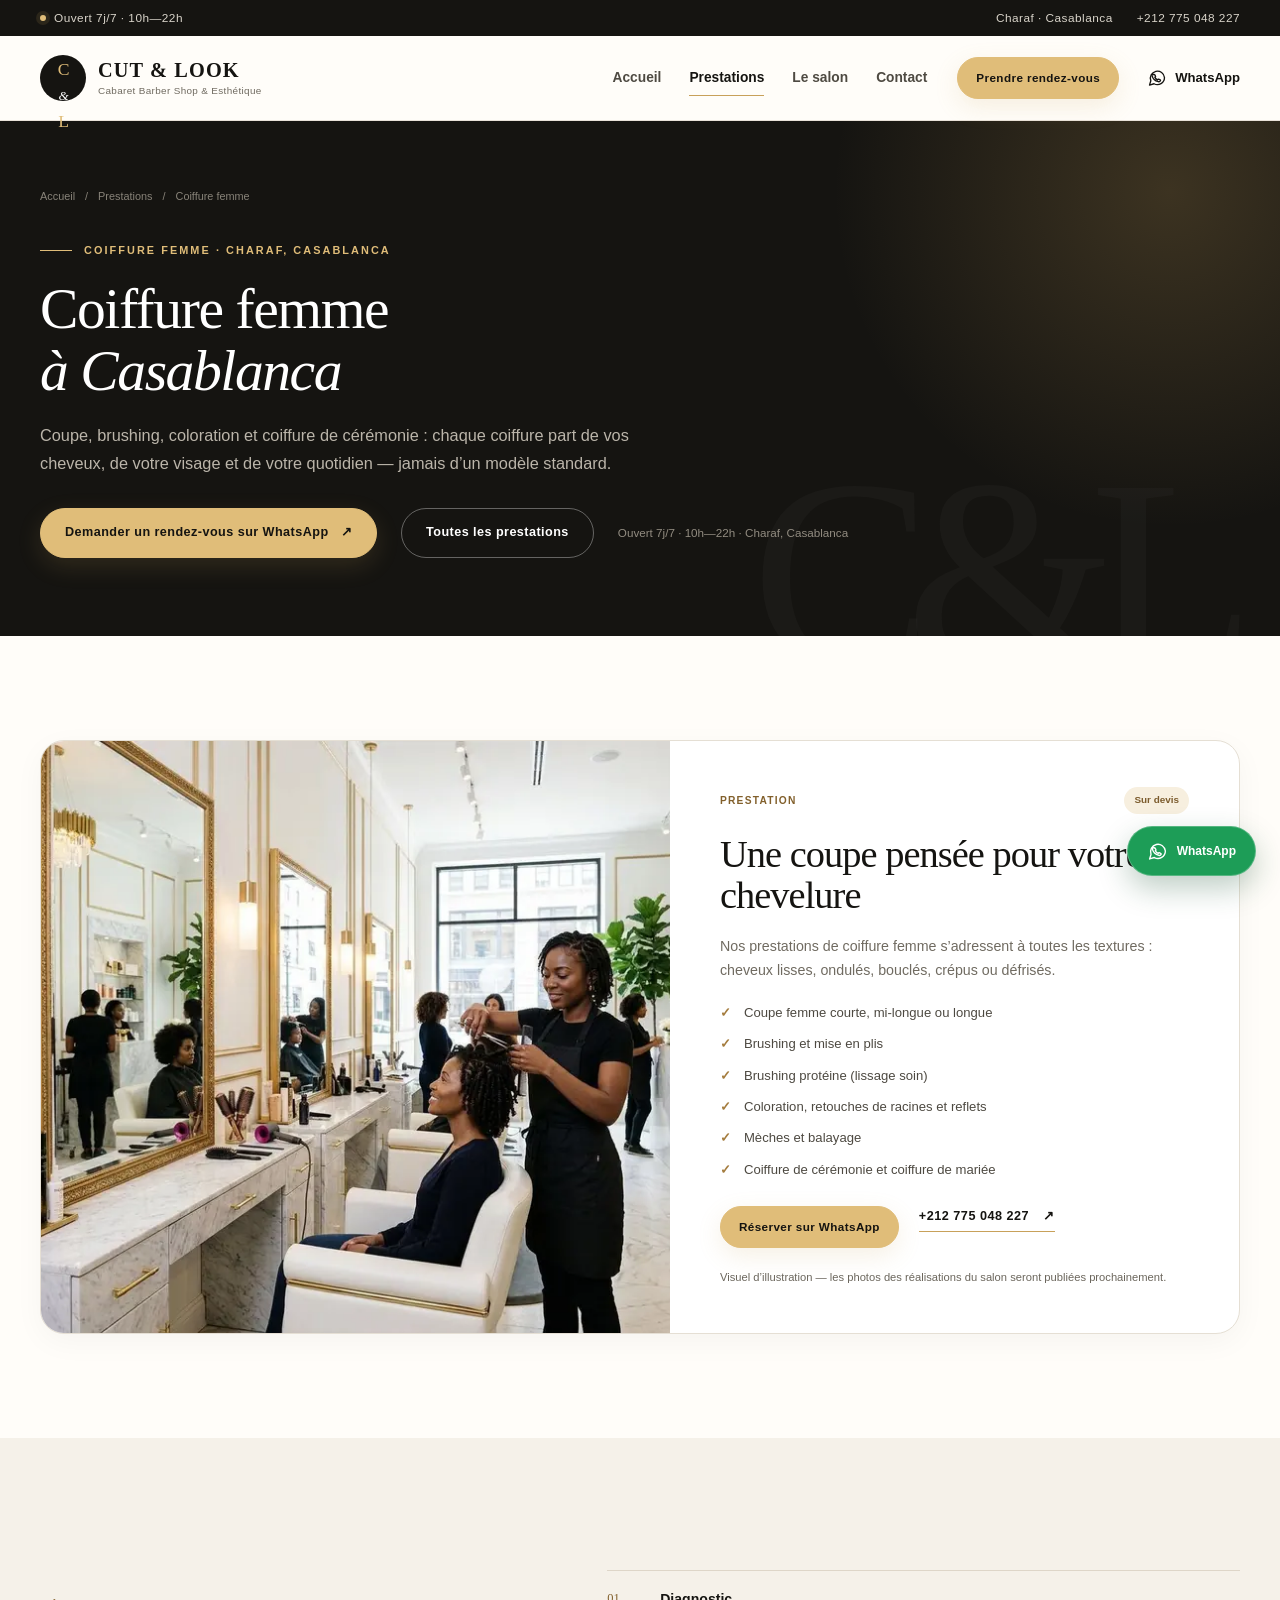
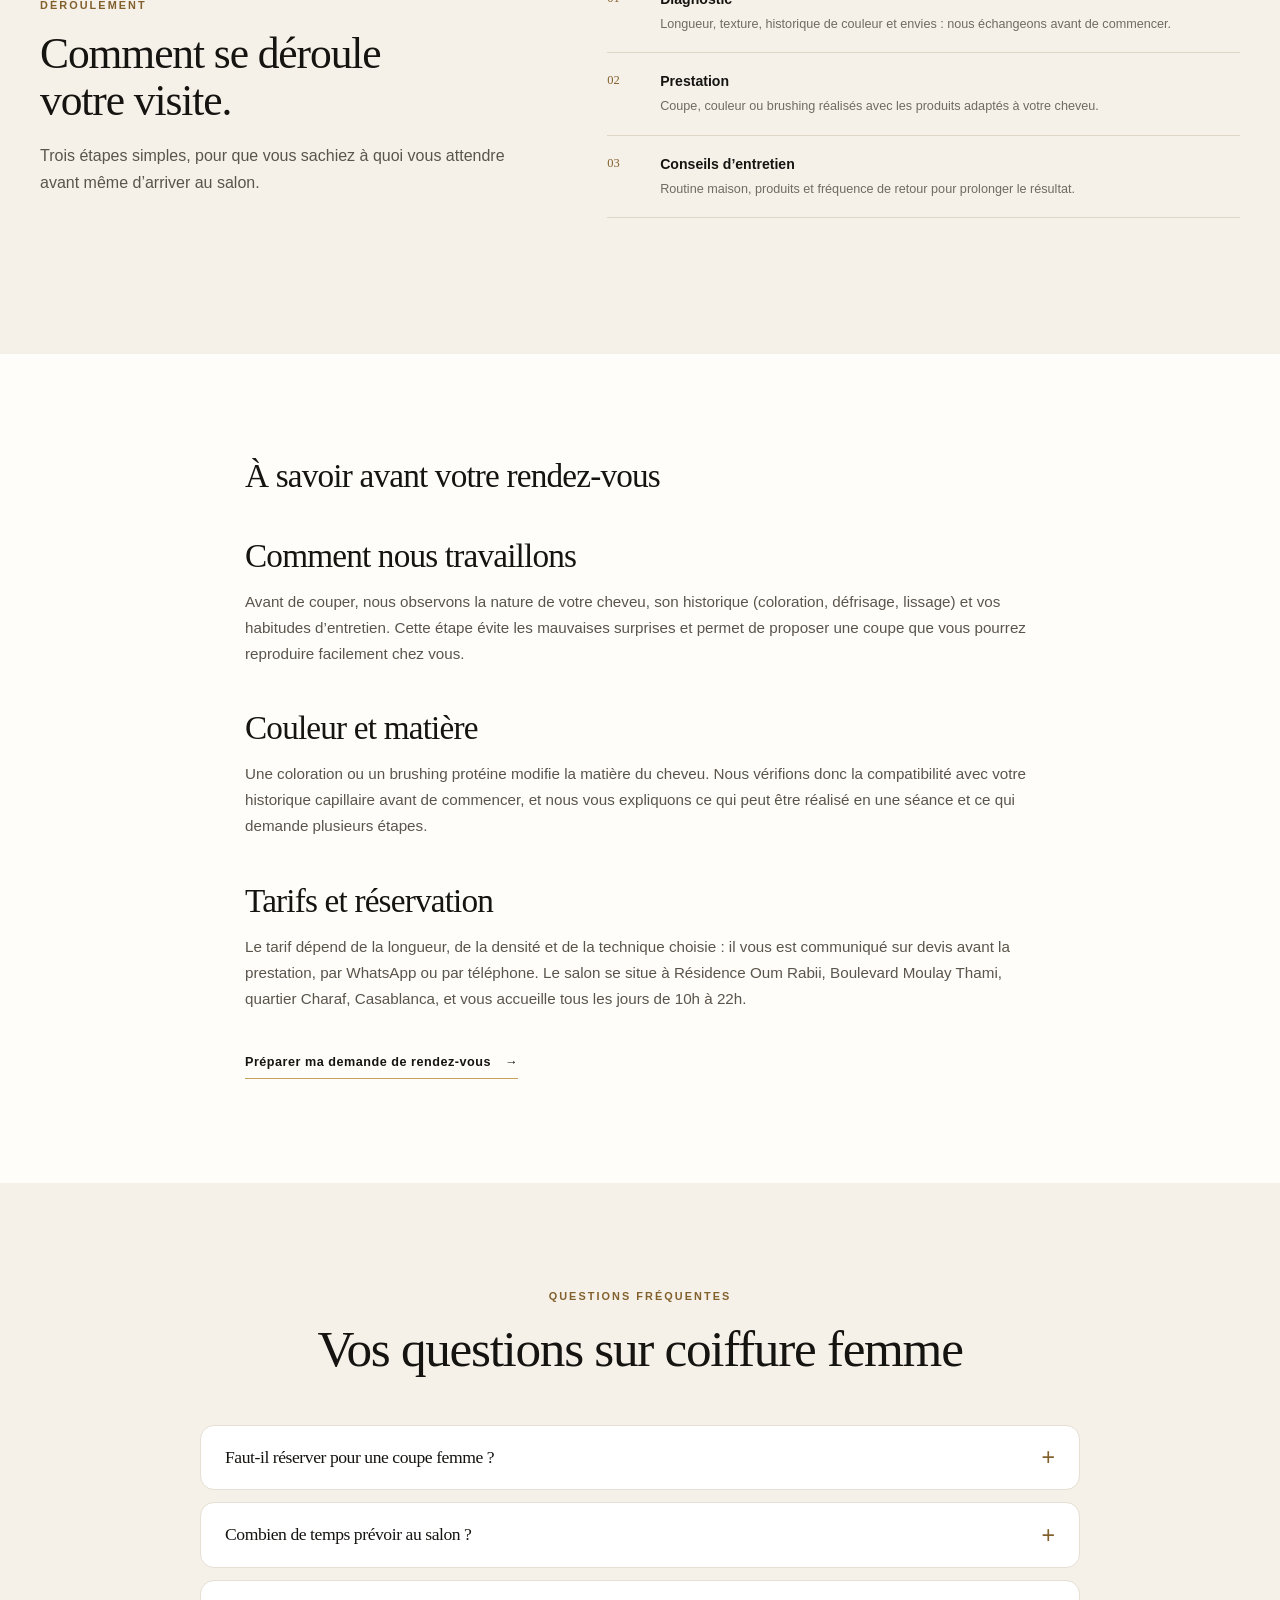
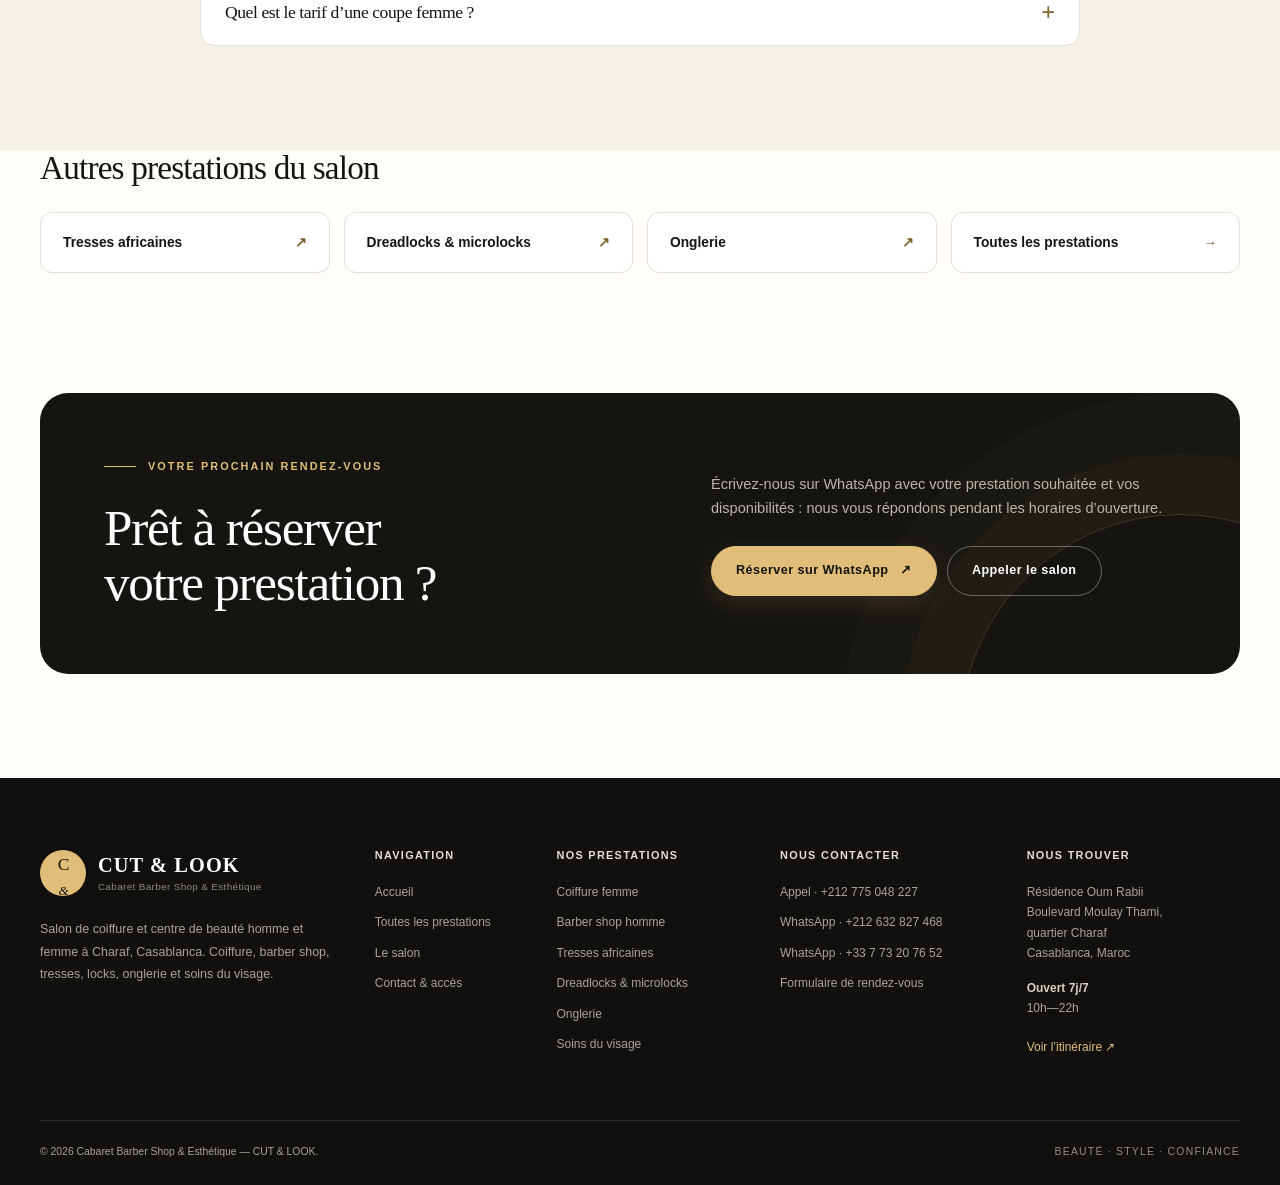
<file: coiffure-femme-casablanca.html>
<!DOCTYPE html>
<html lang="fr">
<head>
  <meta charset="UTF-8">
  <meta name="viewport" content="width=device-width, initial-scale=1.0">
  <meta name="theme-color" content="#151411">
  <title>Coiffure femme à Casablanca : coupe &amp; brushing | Charaf</title>
  <meta name="description" content="Coupe femme, brushing, coloration et coiffure de cérémonie à Casablanca. Prestation sur devis à Charaf, boulevard Moulay Thami. Rendez-vous par WhatsApp.">
  <meta name="robots" content="index, follow, max-image-preview:large, max-snippet:-1">
  <link rel="canonical" href="https://cabaretshopesthetique.vercel.app/coiffure-femme-casablanca.html">
  <meta property="og:type" content="website">
  <meta property="og:site_name" content="Cabaret Barber Shop &amp; Esthétique">
  <meta property="og:locale" content="fr_MA">
  <meta property="og:title" content="Coiffure femme à Casablanca — Charaf">
  <meta property="og:description" content="Coupe, brushing, coloration et coiffure de mariée au salon de Charaf, Casablanca. Tarif sur devis, rendez-vous par téléphone ou WhatsApp.">
  <meta property="og:url" content="https://cabaretshopesthetique.vercel.app/coiffure-femme-casablanca.html">
  <meta property="og:image" content="https://cabaretshopesthetique.vercel.app/assets/images/service-coiffure.jpg?v=20261024">
  <meta property="og:image:width" content="1200">
  <meta property="og:image:height" content="896">
  <meta property="og:image:alt" content="Illustration d’une coupe de cheveux femme au salon à Casablanca">
  <meta name="twitter:card" content="summary_large_image">
  <meta name="twitter:title" content="Coiffure femme à Casablanca — Charaf">
  <meta name="twitter:description" content="Coupe, brushing, coloration et coiffure de mariée au salon de Charaf, Casablanca. Tarif sur devis, rendez-vous par téléphone ou WhatsApp.">
  <meta name="twitter:image" content="https://cabaretshopesthetique.vercel.app/assets/images/service-coiffure.jpg?v=20261024">
  <link rel="stylesheet" href="assets/css/style.css">
  <link rel="icon" href="data:image/svg+xml,%3Csvg xmlns='http://www.w3.org/2000/svg' viewBox='0 0 100 100'%3E%3Crect width='100' height='100' rx='22' fill='%23151411'/%3E%3Ctext x='50' y='62' font-family='Georgia,serif' font-size='38' fill='%23c8a15a' text-anchor='middle'%3EC%26L%3C/text%3E%3C/svg%3E">
    <script type="application/ld+json">
{
  "@context": "https://schema.org",
  "@graph": [
    {
      "@type": "BeautySalon",
      "@id": "https://cabaretshopesthetique.vercel.app/#business",
      "name": "Cabaret Barber Shop & Esthétique",
      "alternateName": "CUT & LOOK",
      "url": "https://cabaretshopesthetique.vercel.app/",
      "description": "Salon de coiffure et centre de beauté à Charaf, Casablanca : coiffure femme et homme, barber shop, tresses africaines, dreadlocks et microlocks, onglerie et soins du visage.",
      "image": [
        "https://cabaretshopesthetique.vercel.app/assets/images/cover-salon.jpg",
        "https://cabaretshopesthetique.vercel.app/assets/images/hero-salon.jpg?v=20261024",
        "https://cabaretshopesthetique.vercel.app/assets/images/service-coiffure.jpg?v=20261024"
      ],
      "telephone": "+212775048227",
      "address": {
        "@type": "PostalAddress",
        "streetAddress": "Résidence Oum Rabii, Boulevard Moulay Thami, quartier Charaf",
        "addressLocality": "Casablanca",
        "addressRegion": "Casablanca-Settat",
        "addressCountry": "MA"
      },
      "geo": {
        "@type": "GeoCoordinates",
        "latitude": 33.5493611,
        "longitude": -7.7013889
      },
      "hasMap": "https://www.google.com/maps/search/?api=1&query=33.5493611%2C-7.7013889",
      "openingHoursSpecification": [
        {
          "@type": "OpeningHoursSpecification",
          "dayOfWeek": [
            "Monday",
            "Tuesday",
            "Wednesday",
            "Thursday",
            "Friday",
            "Saturday",
            "Sunday"
          ],
          "opens": "10:00",
          "closes": "22:00"
        }
      ],
      "areaServed": [
        {
          "@type": "City",
          "name": "Casablanca"
        }
      ],
      "currenciesAccepted": "MAD",
      "knowsLanguage": [
        "fr",
        "ar"
      ],
      "hasOfferCatalog": {
        "@type": "OfferCatalog",
        "name": "Prestations beauté",
        "itemListElement": [
          {
            "@type": "Offer",
            "itemOffered": {
              "@type": "Service",
              "name": "Coiffure femme",
              "url": "https://cabaretshopesthetique.vercel.app/coiffure-femme-casablanca.html"
            }
          },
          {
            "@type": "Offer",
            "itemOffered": {
              "@type": "Service",
              "name": "Barber shop et coiffure homme",
              "url": "https://cabaretshopesthetique.vercel.app/barber-shop-homme-casablanca.html"
            }
          },
          {
            "@type": "Offer",
            "itemOffered": {
              "@type": "Service",
              "name": "Tresses africaines, nattes et twist",
              "url": "https://cabaretshopesthetique.vercel.app/tresses-africaines-casablanca.html"
            }
          },
          {
            "@type": "Offer",
            "itemOffered": {
              "@type": "Service",
              "name": "Dreadlocks et microlocks",
              "url": "https://cabaretshopesthetique.vercel.app/dreadlocks-microlocks-casablanca.html"
            }
          },
          {
            "@type": "Offer",
            "itemOffered": {
              "@type": "Service",
              "name": "Onglerie, manucure et pédicure",
              "url": "https://cabaretshopesthetique.vercel.app/onglerie-manucure-casablanca.html"
            }
          },
          {
            "@type": "Offer",
            "itemOffered": {
              "@type": "Service",
              "name": "Soins du visage",
              "url": "https://cabaretshopesthetique.vercel.app/soins-visage-casablanca.html"
            }
          }
        ]
      }
    },
    {
      "@type": "WebSite",
      "@id": "https://cabaretshopesthetique.vercel.app/#website",
      "url": "https://cabaretshopesthetique.vercel.app/",
      "name": "Cabaret Barber Shop & Esthétique",
      "alternateName": "CUT & LOOK",
      "inLanguage": "fr-MA",
      "publisher": {
        "@id": "https://cabaretshopesthetique.vercel.app/#business"
      }
    },
    {
      "@type": "WebPage",
      "@id": "https://cabaretshopesthetique.vercel.app/coiffure-femme-casablanca.html#webpage",
      "url": "https://cabaretshopesthetique.vercel.app/coiffure-femme-casablanca.html",
      "name": "Coiffure femme à Casablanca — Charaf",
      "description": "Coupe femme, brushing, coloration et coiffure de cérémonie à Casablanca. Prestation sur devis à Charaf, boulevard Moulay Thami. Rendez-vous par WhatsApp.",
      "isPartOf": {
        "@id": "https://cabaretshopesthetique.vercel.app/#website"
      },
      "about": {
        "@id": "https://cabaretshopesthetique.vercel.app/#business"
      },
      "inLanguage": "fr-MA",
      "primaryImageOfPage": {
        "@type": "ImageObject",
        "url": "https://cabaretshopesthetique.vercel.app/assets/images/service-coiffure.jpg?v=20261024"
      },
      "breadcrumb": {
        "@id": "https://cabaretshopesthetique.vercel.app/coiffure-femme-casablanca.html#breadcrumb"
      }
    },
    {
      "@type": "BreadcrumbList",
      "@id": "https://cabaretshopesthetique.vercel.app/coiffure-femme-casablanca.html#breadcrumb",
      "itemListElement": [
        {
          "@type": "ListItem",
          "position": 1,
          "name": "Accueil",
          "item": "https://cabaretshopesthetique.vercel.app/"
        },
        {
          "@type": "ListItem",
          "position": 2,
          "name": "Prestations",
          "item": "https://cabaretshopesthetique.vercel.app/services.html"
        },
        {
          "@type": "ListItem",
          "position": 3,
          "name": "Coiffure femme",
          "item": "https://cabaretshopesthetique.vercel.app/coiffure-femme-casablanca.html"
        }
      ]
    },
    {
      "@type": "Service",
      "@id": "https://cabaretshopesthetique.vercel.app/coiffure-femme-casablanca.html#service",
      "name": "Coiffure femme",
      "serviceType": "Coiffure femme",
      "url": "https://cabaretshopesthetique.vercel.app/coiffure-femme-casablanca.html",
      "description": "Coupe femme, brushing, coloration et coiffure de cérémonie à Casablanca. Prestation sur devis à Charaf, boulevard Moulay Thami. Rendez-vous par WhatsApp.",
      "provider": {
        "@id": "https://cabaretshopesthetique.vercel.app/#business"
      },
      "areaServed": {
        "@type": "City",
        "name": "Casablanca"
      },
      "availableChannel": {
        "@type": "ServiceChannel",
        "servicePhone": {
          "@type": "ContactPoint",
          "telephone": "+212775048227"
        },
        "serviceUrl": "https://wa.me/212632827468"
      }
    },
    {
      "@type": "FAQPage",
      "@id": "https://cabaretshopesthetique.vercel.app/coiffure-femme-casablanca.html#faq",
      "mainEntity": [
        {
          "@type": "Question",
          "name": "Faut-il réserver pour une coupe femme ?",
          "acceptedAnswer": {
            "@type": "Answer",
            "text": "Oui, nous vous recommandons de nous écrire sur WhatsApp ou d’appeler avant de passer afin de vérifier les disponibilités, en particulier le week-end et en fin de journée."
          }
        },
        {
          "@type": "Question",
          "name": "Combien de temps prévoir au salon ?",
          "acceptedAnswer": {
            "@type": "Answer",
            "text": "La durée dépend de la longueur, de la densité et de la technique choisie. Nous vous donnons une estimation lorsque vous nous décrivez votre demande par WhatsApp."
          }
        },
        {
          "@type": "Question",
          "name": "Quel est le tarif d’une coupe femme ?",
          "acceptedAnswer": {
            "@type": "Answer",
            "text": "Le tarif est communiqué sur devis car il varie selon la longueur, la technique et les produits utilisés. Demandez-le par WhatsApp avant votre visite : il vous est confirmé avant la prestation."
          }
        }
      ]
    }
  ]
}
  </script>
</head>
<body>
  <a class="skip-link" href="#main">Aller au contenu principal</a>

  <div class="topbar">
    <div class="container topbar-inner">
      <p><span class="status-dot" aria-hidden="true"></span> Ouvert 7j/7 · 10h—22h</p>
      <div class="topbar-links">
        <a href="https://www.google.com/maps/search/?api=1&query=33.5493611%2C-7.7013889" target="_blank" rel="noopener">Charaf · Casablanca</a>
        <a href="tel:+212775048227" data-cta="topbar">+212 775 048 227</a>
      </div>
    </div>
  </div>

  <header class="site-header" id="header">
    <div class="container header-inner">
      <a href="index.html" class="brand" aria-label="Cabaret Barber Shop & Esthétique — Accueil">
        <span class="brand-mark" aria-hidden="true">C<span>&amp;</span>L</span>
        <span class="brand-copy">
          <strong>CUT & LOOK</strong>
          <small>Cabaret Barber Shop & Esthétique</small>
        </span>
      </a>

      <button class="nav-toggle" type="button" aria-label="Ouvrir le menu" aria-expanded="false" aria-controls="main-nav">
        <span class="nav-toggle-bar"></span>
        <span class="nav-toggle-bar"></span>
        <span class="nav-toggle-bar"></span>
      </button>

      <nav class="main-nav" id="main-nav" aria-label="Navigation principale">
        <ul class="nav-list">
          
<li><a href="index.html" class="nav-link">Accueil</a></li>          <li><a href="services.html" class="nav-link active" aria-current="page">Prestations</a></li>          <li><a href="about.html" class="nav-link">Le salon</a></li>          <li><a href="contact.html" class="nav-link">Contact</a></li>
          <li class="nav-cta"><a href="contact.html#rendez-vous" class="btn btn-primary btn-small" data-cta="header">Prendre rendez-vous</a></li>
        </ul>
      </nav>

      <a href="https://wa.me/212632827468" class="header-whatsapp" target="_blank" rel="noopener" aria-label="Nous écrire sur WhatsApp" data-cta="header">
        <svg viewBox="0 0 24 24" aria-hidden="true"><path d="M21 11.5a8.5 8.5 0 0 1-12.6 7.4L3 20.5l1.6-5.2A8.5 8.5 0 1 1 21 11.5Z"/><path d="M8.2 8.1c.3-.5.7-.4 1-.1l1 1.8c.2.3.1.6-.1.8l-.6.6c.7 1.4 1.8 2.4 3.2 3l.6-.7c.2-.2.5-.3.8-.1l1.8.9c.4.2.4.6.2 1-.5 1-1.5 1.4-2.6 1.1-3.7-.9-6.6-3.7-7.4-7.3-.2-.7 0-1.4.5-2Z"/></svg>
        <span>WhatsApp</span>
      </a>
    </div>
  </header>

  <main id="main">
    <section class="page-hero" aria-labelledby="page-title">
      <div class="page-hero-glow" aria-hidden="true"></div>
      <div class="container page-hero-inner">
        <nav class="breadcrumbs" aria-label="Fil d’Ariane">
          <a href="index.html">Accueil</a><span>/</span><a href="services.html">Prestations</a><span>/</span><span>Coiffure femme</span>
        </nav>
        <p class="eyebrow"><span></span> Coiffure femme · Charaf, Casablanca</p>
        <h1 id="page-title">Coiffure femme<br><em>à Casablanca</em></h1>
        <p>Coupe, brushing, coloration et coiffure de cérémonie : chaque coiffure part de vos cheveux, de votre visage et de votre quotidien — jamais d’un modèle standard.</p>
        <div class="page-hero-actions">
          <a href="https://wa.me/212632827468" class="btn btn-primary" target="_blank" rel="noopener" data-cta="hero">Demander un rendez-vous sur WhatsApp <span aria-hidden="true">↗</span></a>
          <a href="services.html" class="btn btn-ghost">Toutes les prestations</a>
          <span class="page-hero-note">Ouvert 7j/7 · 10h—22h · Charaf, Casablanca</span>
        </div>
      </div>
    </section>

    <section class="section" aria-labelledby="service-title">
      <div class="container">
        <article class="service-detail service-detail-single">
          <div class="service-detail-media">
            <picture>
                <source type="image/webp" srcset="assets/images/service-coiffure-480.webp?v=20261024 480w, assets/images/service-coiffure-800.webp?v=20261024 800w, assets/images/service-coiffure-1200.webp?v=20261024 1200w" sizes="(max-width: 960px) 100vw, 50vw">
                <img src="assets/images/service-coiffure.jpg?v=20261024" alt="Illustration d’une coupe de cheveux femme réalisée au salon à Casablanca" width="1200" height="896" loading="lazy" decoding="async">
              </picture>
          </div>
          <div class="service-detail-content">
            <div class="service-detail-meta"><span class="service-index">Prestation</span><span class="service-price">Sur devis</span></div>
            <h2 id="service-title">Une coupe pensée pour votre chevelure</h2>
            <p class="service-description">Nos prestations de coiffure femme s’adressent à toutes les textures : cheveux lisses, ondulés, bouclés, crépus ou défrisés.</p>
            <ul class="check-list">
                <li>Coupe femme courte, mi-longue ou longue</li>
                <li>Brushing et mise en plis</li>
                <li>Brushing protéine (lissage soin)</li>
                <li>Coloration, retouches de racines et reflets</li>
                <li>Mèches et balayage</li>
                <li>Coiffure de cérémonie et coiffure de mariée</li>
            </ul>
            <div class="service-actions">
              <a href="https://wa.me/212632827468" class="btn btn-primary btn-small" target="_blank" rel="noopener" data-cta="service">Réserver sur WhatsApp</a>
              <a href="tel:+212775048227" class="text-link" data-cta="service">+212 775 048 227 <span aria-hidden="true">↗</span></a>
            </div>
            <p class="service-figure">Visuel d’illustration — les photos des réalisations du salon seront publiées prochainement.</p>
          </div>
        </article>
      </div>
    </section>

    <section class="section process-section" aria-labelledby="process-title">
      <div class="container process-grid">
        <div>
          <p class="section-kicker">Déroulement</p>
          <h2 id="process-title">Comment se déroule<br>votre visite.</h2>
          <p>Trois étapes simples, pour que vous sachiez à quoi vous attendre avant même d’arriver au salon.</p>
        </div>
        <ul class="feature-list">
            <li><span>01</span><div><strong>Diagnostic</strong><p>Longueur, texture, historique de couleur et envies : nous échangeons avant de commencer.</p></div></li>
            <li><span>02</span><div><strong>Prestation</strong><p>Coupe, couleur ou brushing réalisés avec les produits adaptés à votre cheveu.</p></div></li>
            <li><span>03</span><div><strong>Conseils d’entretien</strong><p>Routine maison, produits et fréquence de retour pour prolonger le résultat.</p></div></li>
        </ul>
      </div>
    </section>

    <section class="section" aria-labelledby="details-title">
      <div class="container prose">
        <h2 id="details-title">À savoir avant votre rendez-vous</h2>
          <h2>Comment nous travaillons</h2>
          <p>Avant de couper, nous observons la nature de votre cheveu, son historique (coloration, défrisage, lissage) et vos habitudes d’entretien. Cette étape évite les mauvaises surprises et permet de proposer une coupe que vous pourrez reproduire facilement chez vous.</p>
          <h2 id="coloration">Couleur et matière</h2>
          <p>Une coloration ou un brushing protéine modifie la matière du cheveu. Nous vérifions donc la compatibilité avec votre historique capillaire avant de commencer, et nous vous expliquons ce qui peut être réalisé en une séance et ce qui demande plusieurs étapes.</p>
          <h2>Tarifs et réservation</h2>
          <p>Le tarif dépend de la longueur, de la densité et de la technique choisie : il vous est communiqué sur devis
          avant la prestation, par WhatsApp ou par téléphone. Le salon se situe à Résidence Oum Rabii, Boulevard Moulay Thami, quartier Charaf,
          Casablanca, et vous accueille tous les jours de 10h à 22h.</p>
          <p><a href="contact.html#rendez-vous" class="text-link">Préparer ma demande de rendez-vous <span aria-hidden="true">→</span></a></p>
      </div>
    </section>

    <section class="section faq-section" aria-labelledby="faq-title">
      <div class="container">
        <div class="section-heading centered-heading">
          <p class="section-kicker">Questions fréquentes</p>
          <h2 id="faq-title">Vos questions sur coiffure femme</h2>
        </div>
        <div class="faq-list">
        <details class="faq-item">
          <summary><h3>Faut-il réserver pour une coupe femme ?</h3></summary>
          <p>Oui, nous vous recommandons de nous écrire sur WhatsApp ou d’appeler avant de passer afin de vérifier les disponibilités, en particulier le week-end et en fin de journée.</p>
        </details>
        <details class="faq-item">
          <summary><h3>Combien de temps prévoir au salon ?</h3></summary>
          <p>La durée dépend de la longueur, de la densité et de la technique choisie. Nous vous donnons une estimation lorsque vous nous décrivez votre demande par WhatsApp.</p>
        </details>
        <details class="faq-item">
          <summary><h3>Quel est le tarif d’une coupe femme ?</h3></summary>
          <p>Le tarif est communiqué sur devis car il varie selon la longueur, la technique et les produits utilisés. Demandez-le par WhatsApp avant votre visite : il vous est confirmé avant la prestation.</p>
        </details>
        </div>
      </div>
    </section>

    <section class="section related-section" aria-labelledby="related-title">
      <div class="container">
        <h2 id="related-title">Autres prestations du salon</h2>
        <ul class="related-links">
            <li><a href="tresses-africaines-casablanca.html">Tresses africaines <span aria-hidden="true">↗</span></a></li>
            <li><a href="dreadlocks-microlocks-casablanca.html">Dreadlocks &amp; microlocks <span aria-hidden="true">↗</span></a></li>
            <li><a href="onglerie-manucure-casablanca.html">Onglerie <span aria-hidden="true">↗</span></a></li>
            <li><a href="services.html">Toutes les prestations <span aria-hidden="true">→</span></a></li>
        </ul>
      </div>
    </section>

    <section class="section cta-section" aria-labelledby="cta-title">
      <div class="container cta-card">
        <div>
          <p class="eyebrow"><span></span> Votre prochain rendez-vous</p>
          <h2 id="cta-title">Prêt à réserver<br>votre prestation ?</h2>
        </div>
        <div class="cta-actions">
          <p>Écrivez-nous sur WhatsApp avec votre prestation souhaitée et vos disponibilités : nous vous répondons pendant les horaires d’ouverture.</p>
          <div>
            <a href="https://wa.me/212632827468" class="btn btn-primary" target="_blank" rel="noopener" data-cta="cta">Réserver sur WhatsApp <span aria-hidden="true">↗</span></a>
            <a href="tel:+212775048227" class="btn btn-ghost" data-cta="cta">Appeler le salon</a>
          </div>
        </div>
      </div>
    </section>
  </main>

  <footer class="site-footer">
    <div class="container footer-grid">
      <div class="footer-brand">
        <a href="index.html" class="brand" aria-label="Cabaret Barber Shop & Esthétique — Accueil">
          <span class="brand-mark" aria-hidden="true">C<span>&amp;</span>L</span>
          <span class="brand-copy"><strong>CUT & LOOK</strong><small>Cabaret Barber Shop & Esthétique</small></span>
        </a>
        <p>Salon de coiffure et centre de beauté homme et femme à Charaf, Casablanca. Coiffure, barber shop, tresses, locks, onglerie et soins du visage.</p>
      </div>
      <div class="footer-column">
        <h2>Navigation</h2>
        <ul>
          <li><a href="index.html">Accueil</a></li>
          <li><a href="services.html">Toutes les prestations</a></li>
          <li><a href="about.html">Le salon</a></li>
          <li><a href="contact.html">Contact &amp; accès</a></li>
        </ul>
      </div>
      <div class="footer-column">
        <h2>Nos prestations</h2>
        <ul>
            <li><a href="coiffure-femme-casablanca.html">Coiffure femme</a></li>
            <li><a href="barber-shop-homme-casablanca.html">Barber shop homme</a></li>
            <li><a href="tresses-africaines-casablanca.html">Tresses africaines</a></li>
            <li><a href="dreadlocks-microlocks-casablanca.html">Dreadlocks &amp; microlocks</a></li>
            <li><a href="onglerie-manucure-casablanca.html">Onglerie</a></li>
            <li><a href="soins-visage-casablanca.html">Soins du visage</a></li>
        </ul>
      </div>
      <div class="footer-column">
        <h2>Nous contacter</h2>
        <ul>
          <li><a href="tel:+212775048227" data-cta="footer">Appel · +212 775 048 227</a></li>
          <li><a href="https://wa.me/212632827468" target="_blank" rel="noopener" data-cta="footer">WhatsApp · +212 632 827 468</a></li>
          <li><a href="https://wa.me/33773207652" target="_blank" rel="noopener" data-cta="footer">WhatsApp · +33 7 73 20 76 52</a></li>
          <li><a href="contact.html#rendez-vous">Formulaire de rendez-vous</a></li>
        </ul>
      </div>
      <div class="footer-column">
        <h2>Nous trouver</h2>
        <p>Résidence Oum Rabii<br>Boulevard Moulay Thami, quartier Charaf<br>Casablanca, Maroc</p>
        <p><strong>Ouvert 7j/7</strong><br>10h—22h</p>
        <a href="https://www.google.com/maps/search/?api=1&query=33.5493611%2C-7.7013889" target="_blank" rel="noopener" class="footer-map-link" data-cta="footer">Voir l’itinéraire ↗</a>
      </div>
    </div>
    <div class="container footer-bottom">
      <p>© <span data-current-year>2026</span> Cabaret Barber Shop & Esthétique — CUT & LOOK.</p>
      <p>Beauté · Style · Confiance</p>
    </div>
  </footer>

  <a class="whatsapp-float" href="https://wa.me/212632827468" target="_blank" rel="noopener" aria-label="Réserver sur WhatsApp" data-cta="float">
    <svg viewBox="0 0 24 24" aria-hidden="true"><path d="M21 11.5a8.5 8.5 0 0 1-12.6 7.4L3 20.5l1.6-5.2A8.5 8.5 0 1 1 21 11.5Z"/><path d="M8.2 8.1c.3-.5.7-.4 1-.1l1 1.8c.2.3.1.6-.1.8l-.6.6c.7 1.4 1.8 2.4 3.2 3l.6-.7c.2-.2.5-.3.8-.1l1.8.9c.4.2.4.6.2 1-.5 1-1.5 1.4-2.6 1.1-3.7-.9-6.6-3.7-7.4-7.3-.2-.7 0-1.4.5-2Z"/></svg>
    <span>WhatsApp</span>
  </a>

  <script src="assets/js/tracking.js" defer></script>
  <script src="assets/js/main.js"></script>
</body>
</html>
</file>
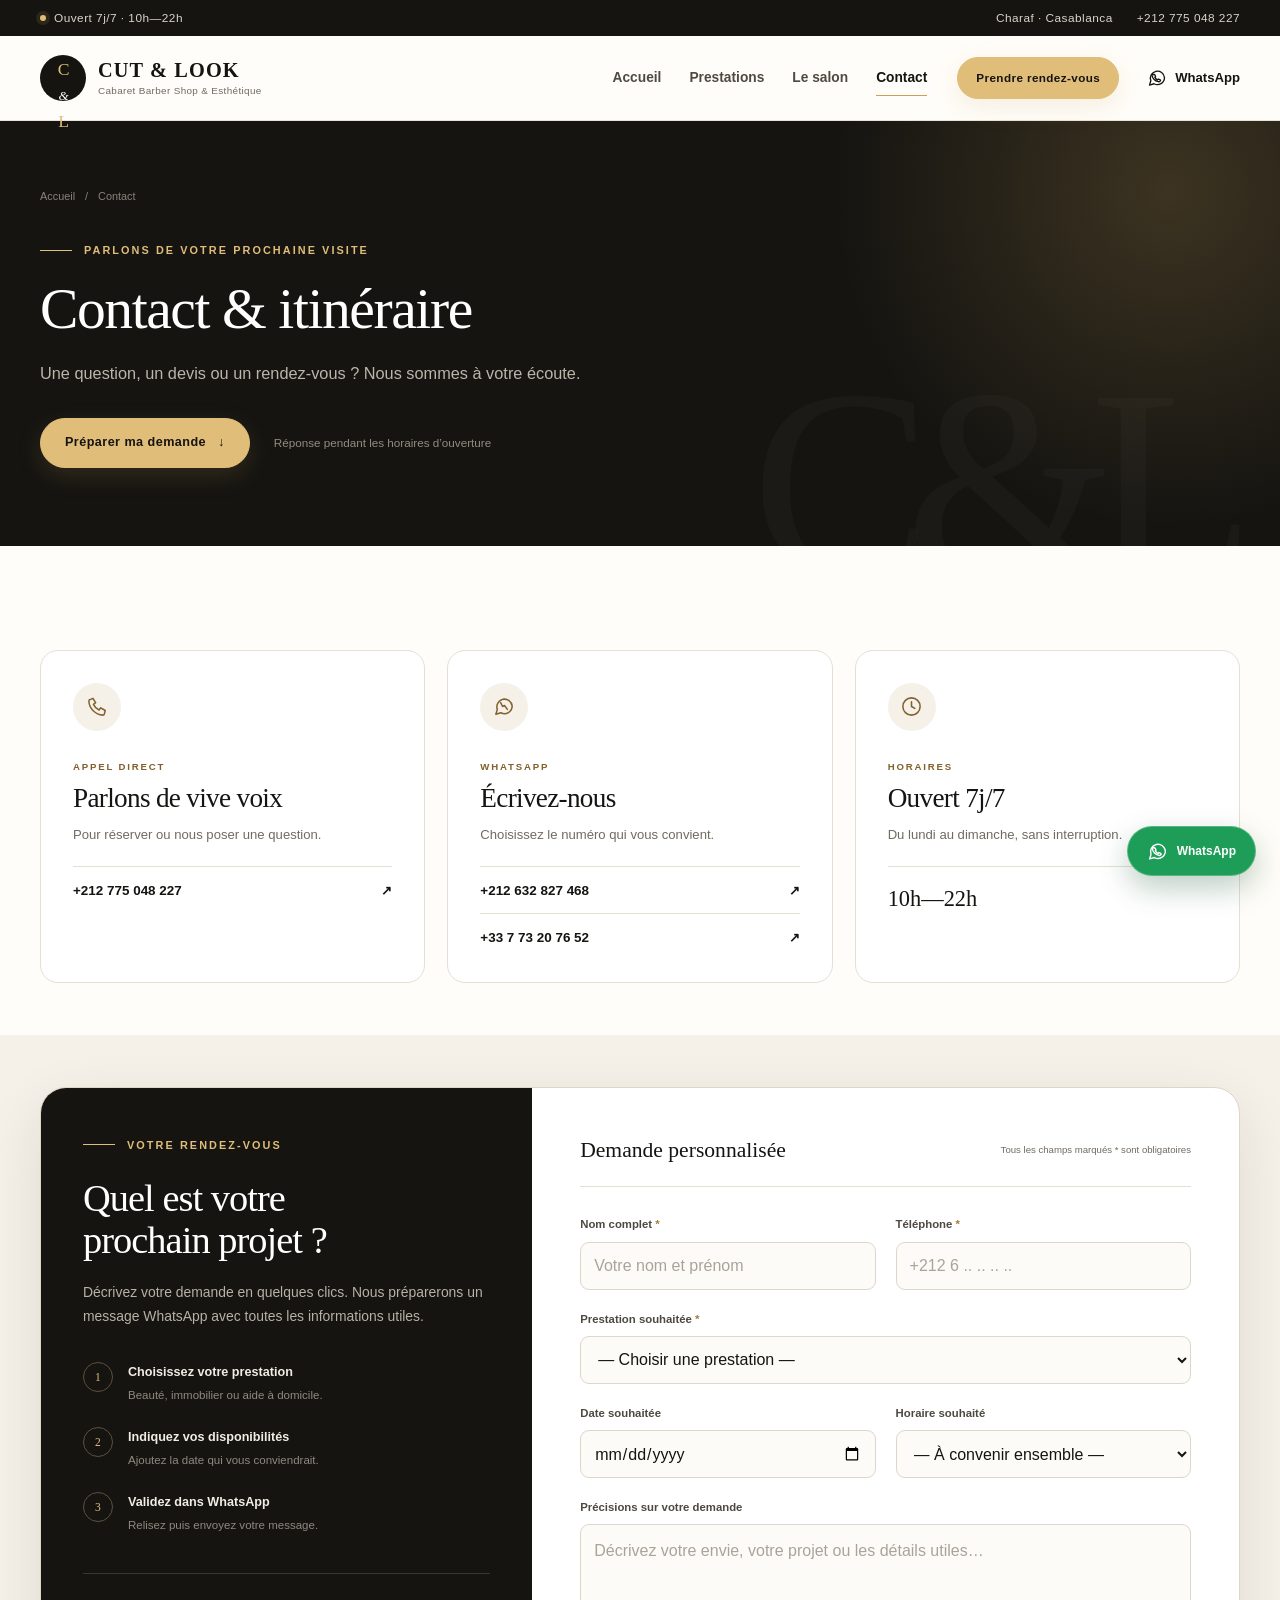
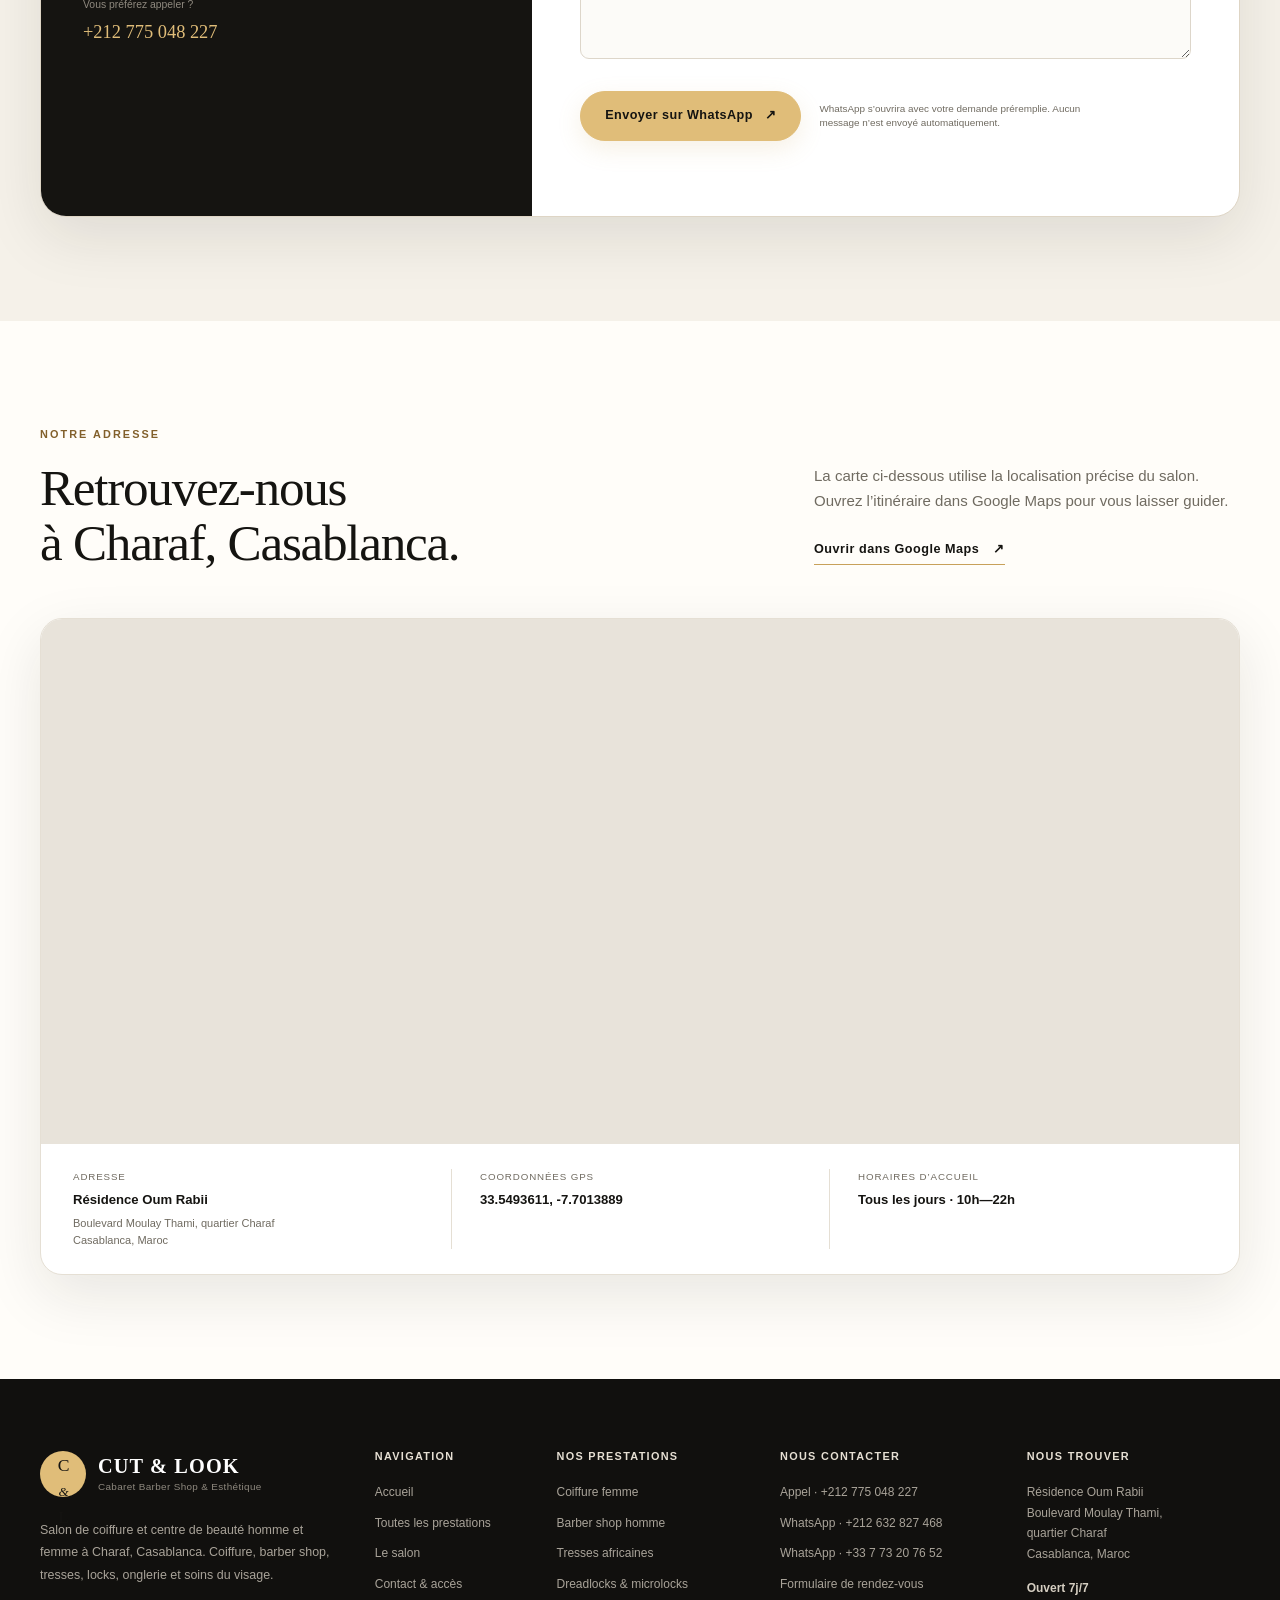
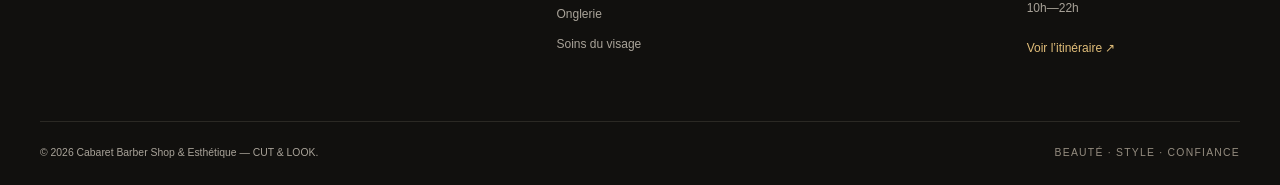
<file: contact.html>
<!DOCTYPE html>
<html lang="fr">
<head>
  <meta charset="UTF-8">
  <meta name="viewport" content="width=device-width, initial-scale=1.0">
  <meta name="theme-color" content="#151411">
  <title>Contact &amp; itinéraire à Charaf, Casablanca | CUT &amp; LOOK</title>
  <meta name="description" content="Adresse, horaires et contacts du salon à Charaf, Casablanca. Réservez par téléphone, WhatsApp ou via le formulaire. Ouvert 7j/7 de 10h à 22h.">
  <meta name="robots" content="index, follow, max-image-preview:large, max-snippet:-1">
  <link rel="canonical" href="https://cabaretshopesthetique.vercel.app/contact.html">
  <meta property="og:type" content="website">
  <meta property="og:site_name" content="Cabaret Barber Shop &amp; Esthétique">
  <meta property="og:locale" content="fr_MA">
  <meta property="og:title" content="Contact &amp; itinéraire — Cabaret Barber Shop &amp; Esthétique">
  <meta property="og:description" content="Résidence Oum Rabii, boulevard Moulay Thami, Charaf, Casablanca. Ouvert 7j/7 de 10h à 22h.">
  <meta property="og:url" content="https://cabaretshopesthetique.vercel.app/contact.html">
  <meta property="og:image" content="https://cabaretshopesthetique.vercel.app/assets/images/cover-salon.jpg">
  <meta property="og:image:width" content="1086">
  <meta property="og:image:height" content="1448">
  <meta property="og:image:alt" content="Façade du salon Cabaret Barber Shop &amp; Esthétique à Casablanca">
  <meta name="twitter:card" content="summary_large_image">
  <meta name="twitter:title" content="Contact &amp; itinéraire — Cabaret Barber Shop &amp; Esthétique">
  <meta name="twitter:description" content="Résidence Oum Rabii, boulevard Moulay Thami, Charaf, Casablanca. Ouvert 7j/7 de 10h à 22h.">
  <meta name="twitter:image" content="https://cabaretshopesthetique.vercel.app/assets/images/cover-salon.jpg">
  <link rel="stylesheet" href="assets/css/style.css">
  <link rel="icon" href="data:image/svg+xml,%3Csvg xmlns='http://www.w3.org/2000/svg' viewBox='0 0 100 100'%3E%3Crect width='100' height='100' rx='22' fill='%23151411'/%3E%3Ctext x='50' y='62' font-family='Georgia,serif' font-size='38' fill='%23c8a15a' text-anchor='middle'%3EC%26L%3C/text%3E%3C/svg%3E">
    <script type="application/ld+json">
{
  "@context": "https://schema.org",
  "@graph": [
    {
      "@type": "BeautySalon",
      "@id": "https://cabaretshopesthetique.vercel.app/#business",
      "name": "Cabaret Barber Shop & Esthétique",
      "alternateName": "CUT & LOOK",
      "url": "https://cabaretshopesthetique.vercel.app/",
      "description": "Salon de coiffure et centre de beauté à Charaf, Casablanca : coiffure femme et homme, barber shop, tresses africaines, dreadlocks et microlocks, onglerie et soins du visage.",
      "image": [
        "https://cabaretshopesthetique.vercel.app/assets/images/cover-salon.jpg",
        "https://cabaretshopesthetique.vercel.app/assets/images/hero-salon.jpg?v=20261024",
        "https://cabaretshopesthetique.vercel.app/assets/images/service-coiffure.jpg?v=20261024"
      ],
      "telephone": "+212775048227",
      "address": {
        "@type": "PostalAddress",
        "streetAddress": "Résidence Oum Rabii, Boulevard Moulay Thami, quartier Charaf",
        "addressLocality": "Casablanca",
        "addressRegion": "Casablanca-Settat",
        "addressCountry": "MA"
      },
      "geo": {
        "@type": "GeoCoordinates",
        "latitude": 33.5493611,
        "longitude": -7.7013889
      },
      "hasMap": "https://www.google.com/maps/search/?api=1&query=33.5493611%2C-7.7013889",
      "openingHoursSpecification": [
        {
          "@type": "OpeningHoursSpecification",
          "dayOfWeek": [
            "Monday",
            "Tuesday",
            "Wednesday",
            "Thursday",
            "Friday",
            "Saturday",
            "Sunday"
          ],
          "opens": "10:00",
          "closes": "22:00"
        }
      ],
      "areaServed": [
        {
          "@type": "City",
          "name": "Casablanca"
        }
      ],
      "currenciesAccepted": "MAD",
      "knowsLanguage": [
        "fr",
        "ar"
      ],
      "contactPoint": [
        {
          "@type": "ContactPoint",
          "telephone": "+212775048227",
          "contactType": "customer service",
          "availableLanguage": [
            "fr",
            "ar"
          ]
        },
        {
          "@type": "ContactPoint",
          "telephone": "+212632827468",
          "contactType": "reservations",
          "availableLanguage": [
            "fr",
            "ar"
          ]
        },
        {
          "@type": "ContactPoint",
          "telephone": "+33773207652",
          "contactType": "reservations",
          "availableLanguage": [
            "fr"
          ]
        }
      ]
    },
    {
      "@type": "WebSite",
      "@id": "https://cabaretshopesthetique.vercel.app/#website",
      "url": "https://cabaretshopesthetique.vercel.app/",
      "name": "Cabaret Barber Shop & Esthétique",
      "alternateName": "CUT & LOOK",
      "inLanguage": "fr-MA",
      "publisher": {
        "@id": "https://cabaretshopesthetique.vercel.app/#business"
      }
    },
    {
      "@type": "WebPage",
      "@id": "https://cabaretshopesthetique.vercel.app/contact.html#webpage",
      "url": "https://cabaretshopesthetique.vercel.app/contact.html",
      "name": "Contact & itinéraire à Charaf, Casablanca",
      "description": "Adresse, horaires et contacts du salon à Charaf, Casablanca.",
      "isPartOf": {
        "@id": "https://cabaretshopesthetique.vercel.app/#website"
      },
      "about": {
        "@id": "https://cabaretshopesthetique.vercel.app/#business"
      },
      "inLanguage": "fr-MA",
      "primaryImageOfPage": {
        "@type": "ImageObject",
        "url": "https://cabaretshopesthetique.vercel.app/assets/images/cover-salon.jpg"
      },
      "breadcrumb": {
        "@id": "https://cabaretshopesthetique.vercel.app/contact.html#breadcrumb"
      }
    },
    {
      "@type": "BreadcrumbList",
      "@id": "https://cabaretshopesthetique.vercel.app/contact.html#breadcrumb",
      "itemListElement": [
        {
          "@type": "ListItem",
          "position": 1,
          "name": "Accueil",
          "item": "https://cabaretshopesthetique.vercel.app/"
        },
        {
          "@type": "ListItem",
          "position": 2,
          "name": "Contact",
          "item": "https://cabaretshopesthetique.vercel.app/contact.html"
        }
      ]
    }
  ]
}
  </script>
</head>
<body>
  <a class="skip-link" href="#main">Aller au contenu principal</a>
  <div class="topbar">
    <div class="container topbar-inner">
      <p><span class="status-dot" aria-hidden="true"></span> Ouvert 7j/7 · 10h—22h</p>
      <div class="topbar-links">
        <a href="https://www.google.com/maps/search/?api=1&query=33.5493611%2C-7.7013889" target="_blank" rel="noopener">Charaf · Casablanca</a>
        <a href="tel:+212775048227" data-cta="topbar">+212 775 048 227</a>
      </div>
    </div>
  </div>

  <header class="site-header" id="header">
    <div class="container header-inner">
      <a href="index.html" class="brand" aria-label="Cabaret Barber Shop & Esthétique — Accueil">
        <span class="brand-mark" aria-hidden="true">C<span>&amp;</span>L</span>
        <span class="brand-copy">
          <strong>CUT & LOOK</strong>
          <small>Cabaret Barber Shop & Esthétique</small>
        </span>
      </a>

      <button class="nav-toggle" type="button" aria-label="Ouvrir le menu" aria-expanded="false" aria-controls="main-nav">
        <span class="nav-toggle-bar"></span>
        <span class="nav-toggle-bar"></span>
        <span class="nav-toggle-bar"></span>
      </button>

      <nav class="main-nav" id="main-nav" aria-label="Navigation principale">
        <ul class="nav-list">
          
<li><a href="index.html" class="nav-link">Accueil</a></li>          <li><a href="services.html" class="nav-link">Prestations</a></li>          <li><a href="about.html" class="nav-link">Le salon</a></li>          <li><a href="contact.html" class="nav-link active" aria-current="page">Contact</a></li>
          <li class="nav-cta"><a href="#rendez-vous" class="btn btn-primary btn-small" data-cta="header">Prendre rendez-vous</a></li>
        </ul>
      </nav>

      <a href="https://wa.me/212632827468" class="header-whatsapp" target="_blank" rel="noopener" aria-label="Nous écrire sur WhatsApp" data-cta="header">
        <svg viewBox="0 0 24 24" aria-hidden="true"><path d="M21 11.5a8.5 8.5 0 0 1-12.6 7.4L3 20.5l1.6-5.2A8.5 8.5 0 1 1 21 11.5Z"/><path d="M8.2 8.1c.3-.5.7-.4 1-.1l1 1.8c.2.3.1.6-.1.8l-.6.6c.7 1.4 1.8 2.4 3.2 3l.6-.7c.2-.2.5-.3.8-.1l1.8.9c.4.2.4.6.2 1-.5 1-1.5 1.4-2.6 1.1-3.7-.9-6.6-3.7-7.4-7.3-.2-.7 0-1.4.5-2Z"/></svg>
        <span>WhatsApp</span>
      </a>
    </div>
  </header>

  <main id="main">
    <section class="page-hero" aria-labelledby="page-title">
      <div class="page-hero-glow" aria-hidden="true"></div>
      <div class="container page-hero-inner">
        <nav class="breadcrumbs" aria-label="Fil d’Ariane"><a href="index.html">Accueil</a><span>/</span><span>Contact</span></nav>
        <p class="eyebrow"><span></span> Parlons de votre prochaine visite</p>
        <h1 id="page-title">Contact &amp; itinéraire</h1>
        <p>Une question, un devis ou un rendez-vous ? Nous sommes à votre écoute.</p>
        <div class="page-hero-actions"><a href="#rendez-vous" class="btn btn-primary">Préparer ma demande <span aria-hidden="true">↓</span></a><span class="page-hero-note">Réponse pendant les horaires d’ouverture</span></div>
      </div>
    </section>

    <section class="section contact-methods-section" aria-label="Nos coordonnées">
      <div class="container contact-methods">
        <article class="contact-method">
          <span class="contact-method-icon" aria-hidden="true"><svg viewBox="0 0 24 24"><path d="M7.2 3.5 10 8 7.8 9.8c1.1 2.6 3.2 4.7 5.8 5.8l1.8-2.2 4.6 2.8-.8 3.5c-.2.8-.9 1.3-1.7 1.3C9.8 20.5 3.5 14.2 3 6.5c0-.8.5-1.5 1.3-1.7l2.9-1.3Z"/></svg></span>
          <p class="section-kicker">Appel direct</p><h2>Parlons de vive voix</h2><p>Pour réserver ou nous poser une question.</p><a href="tel:+212775048227" class="contact-link">+212 775 048 227 <span aria-hidden="true">↗</span></a>
        </article>
        <article class="contact-method">
          <span class="contact-method-icon" aria-hidden="true"><svg viewBox="0 0 24 24"><path d="M20 11.5a8 8 0 0 1-11.8 7L3 20l1.5-5A8 8 0 1 1 20 11.5Z"/><path d="m8 8 2 4 2-1 3 4"/></svg></span>
          <p class="section-kicker">WhatsApp</p><h2>Écrivez-nous</h2><p>Choisissez le numéro qui vous convient.</p><a href="https://wa.me/212632827468" class="contact-link" target="_blank" rel="noopener">+212 632 827 468 <span aria-hidden="true">↗</span></a><a href="https://wa.me/33773207652" class="contact-link secondary-contact-link" target="_blank" rel="noopener">+33 7 73 20 76 52 <span aria-hidden="true">↗</span></a>
        </article>
        <article class="contact-method">
          <span class="contact-method-icon" aria-hidden="true"><svg viewBox="0 0 24 24"><circle cx="12" cy="12" r="9"/><path d="M12 7v5l3.5 2"/></svg></span>
          <p class="section-kicker">Horaires</p><h2>Ouvert 7j/7</h2><p>Du lundi au dimanche, sans interruption.</p><strong class="contact-hours">10h—22h</strong>
        </article>
      </div>
    </section>

    <section class="section booking-section" id="rendez-vous" aria-labelledby="booking-title">
      <div class="container booking-grid">
        <aside class="booking-aside">
          <p class="eyebrow"><span></span> Votre rendez-vous</p>
          <h2 id="booking-title">Quel est votre<br>prochain projet ?</h2>
          <p>Décrivez votre demande en quelques clics. Nous préparerons un message WhatsApp avec toutes les informations utiles.</p>
          <ol class="booking-steps">
            <li><span>1</span><div><strong>Choisissez votre prestation</strong><p>Beauté, immobilier ou aide à domicile.</p></div></li>
            <li><span>2</span><div><strong>Indiquez vos disponibilités</strong><p>Ajoutez la date qui vous conviendrait.</p></div></li>
            <li><span>3</span><div><strong>Validez dans WhatsApp</strong><p>Relisez puis envoyez votre message.</p></div></li>
          </ol>
          <div class="booking-aside-note"><small>Vous préférez appeler ?</small><a href="tel:+212775048227">+212 775 048 227</a></div>
        </aside>

        <div class="booking-form-panel">
          <div class="form-heading"><span>Demande personnalisée</span><small>Tous les champs marqués * sont obligatoires</small></div>
          <form id="contact-form" data-whatsapp="212632827468">
            <div class="form-grid">
              <div class="form-field"><label for="name">Nom complet <span class="required">*</span></label><input type="text" id="name" name="name" required minlength="2" autocomplete="name" placeholder="Votre nom et prénom"></div>
              <div class="form-field"><label for="phone">Téléphone <span class="required">*</span></label><input type="tel" id="phone" name="phone" required autocomplete="tel" placeholder="+212 6 .. .. .. .."></div>
              <div class="form-field full"><label for="service">Prestation souhaitée <span class="required">*</span></label><select id="service" name="service" required><option value="">— Choisir une prestation —</option><option>Coiffure Homme &amp; Femme</option><option>Dreadlocks &amp; Microlocks</option><option>Tresses, Nattes &amp; Twist</option><option>Brushing protéine &amp; Coloration</option><option>Onglerie — Manucure &amp; Pédicure</option><option>Soins du visage</option><option>Immobilier</option><option>Aide à domicile</option></select></div>
              <div class="form-field"><label for="date">Date souhaitée</label><input type="date" id="date" name="date"></div>
              <div class="form-field"><label for="time">Horaire souhaité</label><select id="time" name="time"><option value="">— À convenir ensemble —</option><option>Matin · 10h—12h</option><option>Midi · 12h—15h</option><option>Après-midi · 15h—18h</option><option>Soir · 18h—22h</option></select></div>
              <div class="form-field full"><label for="message">Précisions sur votre demande</label><textarea id="message" name="message" rows="4" placeholder="Décrivez votre envie, votre projet ou les détails utiles…"></textarea></div>
            </div>
            <div class="form-actions"><button type="submit" class="btn btn-primary" id="submit-btn">Envoyer sur WhatsApp <span aria-hidden="true">↗</span></button><p class="form-privacy">WhatsApp s’ouvrira avec votre demande préremplie. Aucun message n’est envoyé automatiquement.</p></div>
            <p class="form-note" id="form-message" role="status" aria-live="polite"></p>
          </form>
          <noscript><p class="form-note">JavaScript est nécessaire pour préremplir le message. Vous pouvez aussi <a href="https://wa.me/212632827468">nous écrire directement sur WhatsApp</a>.</p></noscript>
        </div>
      </div>
    </section>

    <section class="section contact-location" aria-labelledby="map-title">
      <div class="container">
        <div class="section-heading split-heading">
          <div><p class="section-kicker">Notre adresse</p><h2 id="map-title">Retrouvez-nous<br>à Charaf, Casablanca.</h2></div>
          <div class="section-heading-aside"><p>La carte ci-dessous utilise la localisation précise du salon. Ouvrez l’itinéraire dans Google Maps pour vous laisser guider.</p><a href="https://www.google.com/maps/search/?api=1&amp;query=33.5493611%2C-7.7013889" class="text-link" target="_blank" rel="noopener">Ouvrir dans Google Maps <span aria-hidden="true">↗</span></a></div>
        </div>
        <div class="contact-map-card">
          <div class="map-wrapper map-wrapper-large">
            <iframe src="https://www.google.com/maps/embed?pb=!1m17!1m12!1m3!1d2801.269507892289!2d-7.7013888999999995!3d33.5493611!2m3!1f0!2f0!3f0!3m2!1i1024!2i768!4f13.1!3m2!1m1!2zMzPCsDMyJzU3LjciTiA3wrA0MicwNS4wIlc!5e1!3m2!1sfr!2sma!4v1792771893973!5m2!1sfr!2sma" width="600" height="450" style="border:0;" allowfullscreen="" loading="lazy" referrerpolicy="strict-origin-when-cross-origin" title="Localisation précise de CUT & LOOK à Casablanca"></iframe>
          </div>
          <div class="map-details"><div><small>Adresse</small><strong>Résidence Oum Rabii</strong><span class="map-address">Boulevard Moulay Thami, quartier Charaf<br>Casablanca, Maroc</span></div><div><small>Coordonnées GPS</small><strong>33.5493611, -7.7013889</strong></div><div><small>Horaires d’accueil</small><strong>Tous les jours · 10h—22h</strong></div></div>
        </div>
      </div>
    </section>
  </main>

  <footer class="site-footer">
    <div class="container footer-grid">
      <div class="footer-brand">
        <a href="index.html" class="brand" aria-label="Cabaret Barber Shop & Esthétique — Accueil">
          <span class="brand-mark" aria-hidden="true">C<span>&amp;</span>L</span>
          <span class="brand-copy"><strong>CUT & LOOK</strong><small>Cabaret Barber Shop & Esthétique</small></span>
        </a>
        <p>Salon de coiffure et centre de beauté homme et femme à Charaf, Casablanca. Coiffure, barber shop, tresses, locks, onglerie et soins du visage.</p>
      </div>
      <div class="footer-column">
        <h2>Navigation</h2>
        <ul>
          <li><a href="index.html">Accueil</a></li>
          <li><a href="services.html">Toutes les prestations</a></li>
          <li><a href="about.html">Le salon</a></li>
          <li><a href="contact.html">Contact &amp; accès</a></li>
        </ul>
      </div>
      <div class="footer-column">
        <h2>Nos prestations</h2>
        <ul>
            <li><a href="coiffure-femme-casablanca.html">Coiffure femme</a></li>
            <li><a href="barber-shop-homme-casablanca.html">Barber shop homme</a></li>
            <li><a href="tresses-africaines-casablanca.html">Tresses africaines</a></li>
            <li><a href="dreadlocks-microlocks-casablanca.html">Dreadlocks &amp; microlocks</a></li>
            <li><a href="onglerie-manucure-casablanca.html">Onglerie</a></li>
            <li><a href="soins-visage-casablanca.html">Soins du visage</a></li>
        </ul>
      </div>
      <div class="footer-column">
        <h2>Nous contacter</h2>
        <ul>
          <li><a href="tel:+212775048227" data-cta="footer">Appel · +212 775 048 227</a></li>
          <li><a href="https://wa.me/212632827468" target="_blank" rel="noopener" data-cta="footer">WhatsApp · +212 632 827 468</a></li>
          <li><a href="https://wa.me/33773207652" target="_blank" rel="noopener" data-cta="footer">WhatsApp · +33 7 73 20 76 52</a></li>
          <li><a href="contact.html#rendez-vous">Formulaire de rendez-vous</a></li>
        </ul>
      </div>
      <div class="footer-column">
        <h2>Nous trouver</h2>
        <p>Résidence Oum Rabii<br>Boulevard Moulay Thami, quartier Charaf<br>Casablanca, Maroc</p>
        <p><strong>Ouvert 7j/7</strong><br>10h—22h</p>
        <a href="https://www.google.com/maps/search/?api=1&query=33.5493611%2C-7.7013889" target="_blank" rel="noopener" class="footer-map-link" data-cta="footer">Voir l’itinéraire ↗</a>
      </div>
    </div>
    <div class="container footer-bottom">
      <p>© <span data-current-year>2026</span> Cabaret Barber Shop & Esthétique — CUT & LOOK.</p>
      <p>Beauté · Style · Confiance</p>
    </div>
  </footer>
  <a class="whatsapp-float" href="https://wa.me/212632827468" target="_blank" rel="noopener" aria-label="Réserver sur WhatsApp"><svg viewBox="0 0 24 24" aria-hidden="true"><path d="M21 11.5a8.5 8.5 0 0 1-12.6 7.4L3 20.5l1.6-5.2A8.5 8.5 0 1 1 21 11.5Z"/><path d="M8.2 8.1c.3-.5.7-.4 1-.1l1 1.8c.2.3.1.6-.1.8l-.6.6c.7 1.4 1.8 2.4 3.2 3l.6-.7c.2-.2.5-.3.8-.1l1.8.9c.4.2.4.6.2 1-.5 1-1.5 1.4-2.6 1.1-3.7-.9-6.6-3.7-7.4-7.3-.2-.7 0-1.4.5-2Z"/></svg><span>WhatsApp</span></a>
    <script src="assets/js/tracking.js" defer></script>
  <script src="assets/js/main.js"></script>
</body>
</html>
</file>
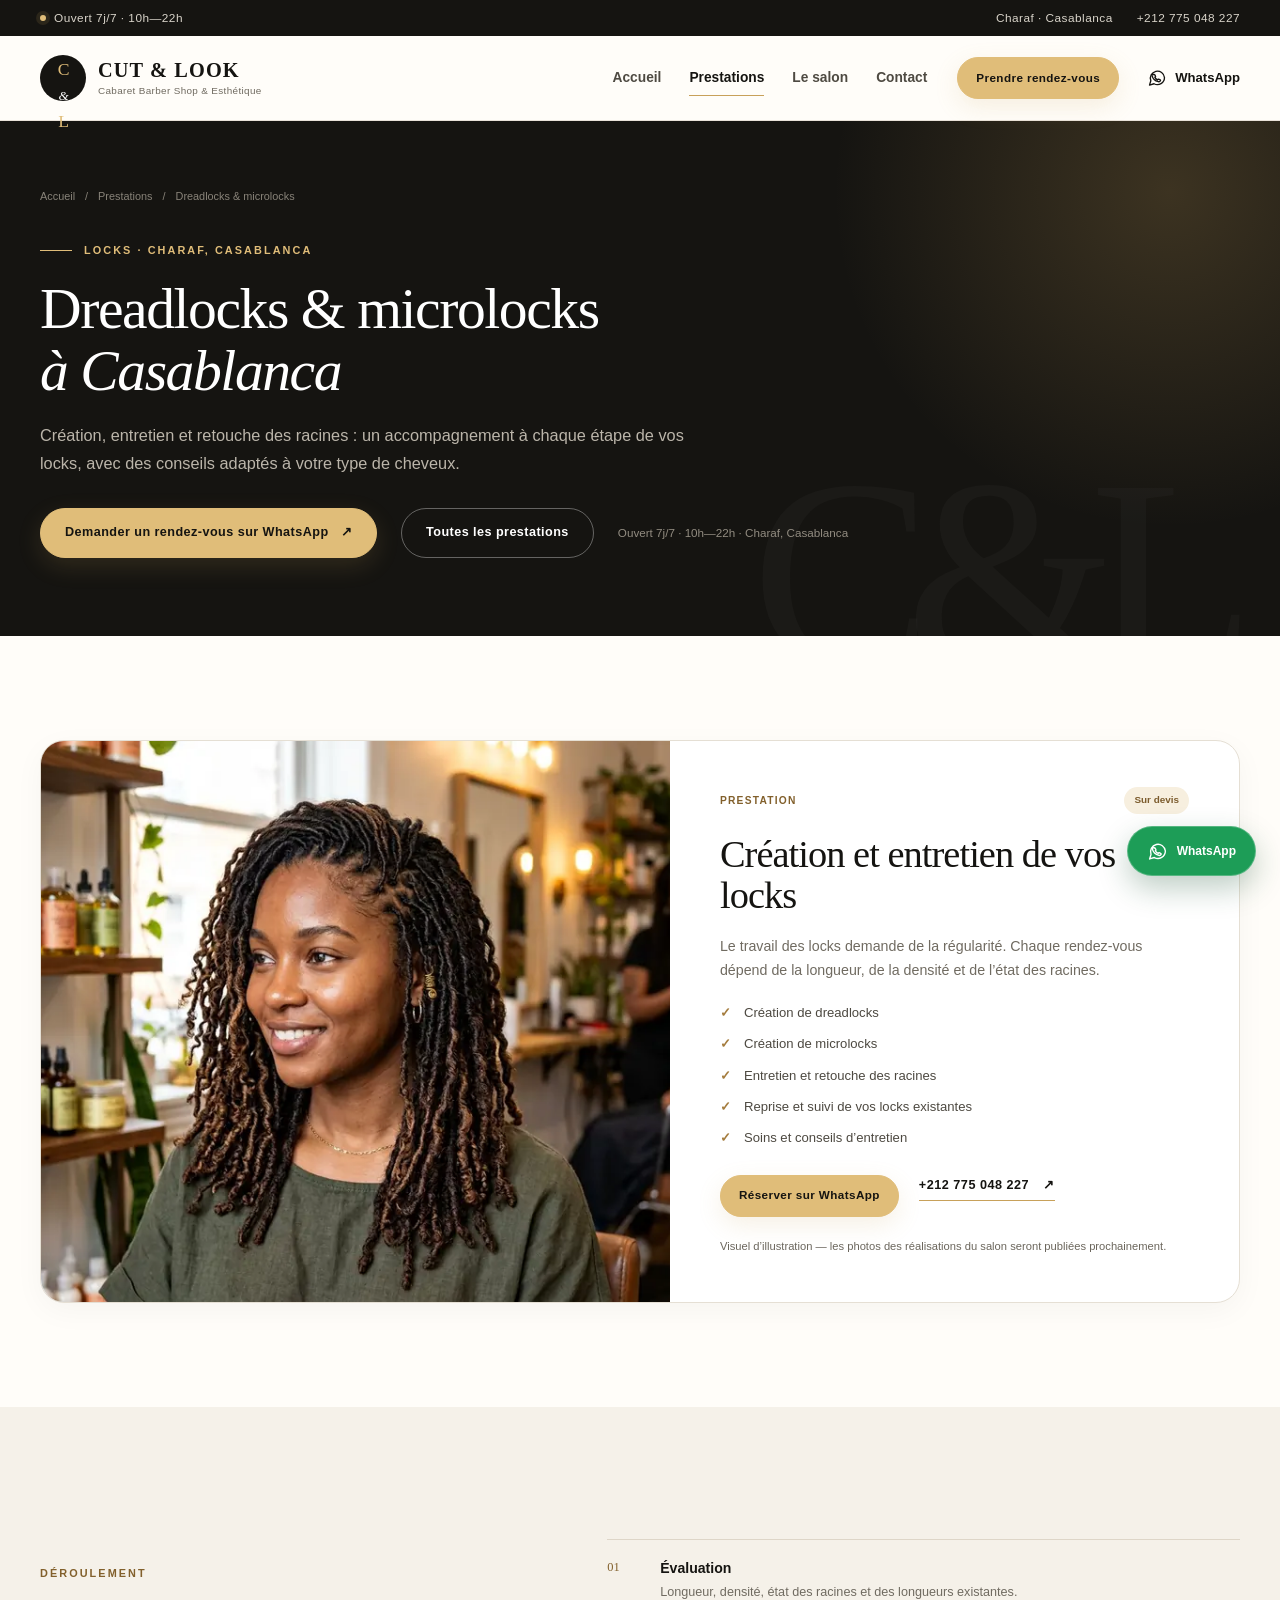
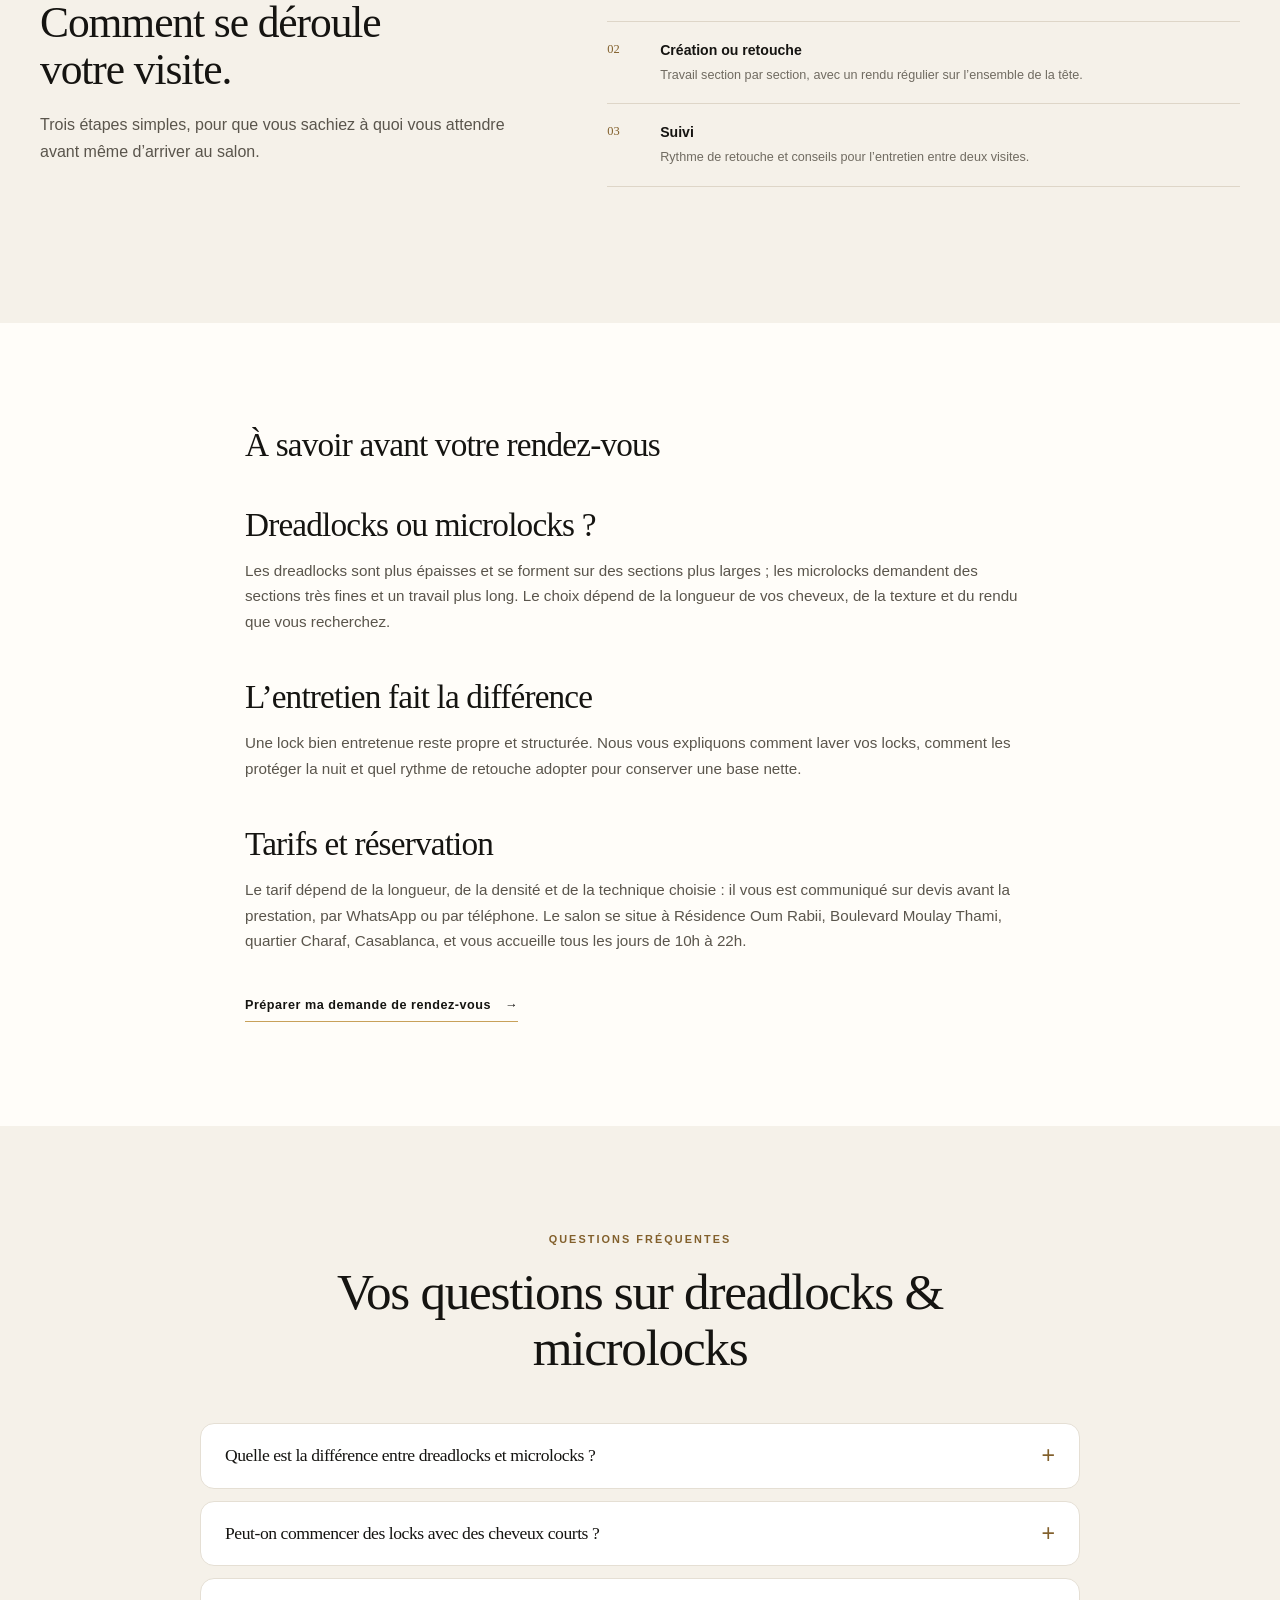
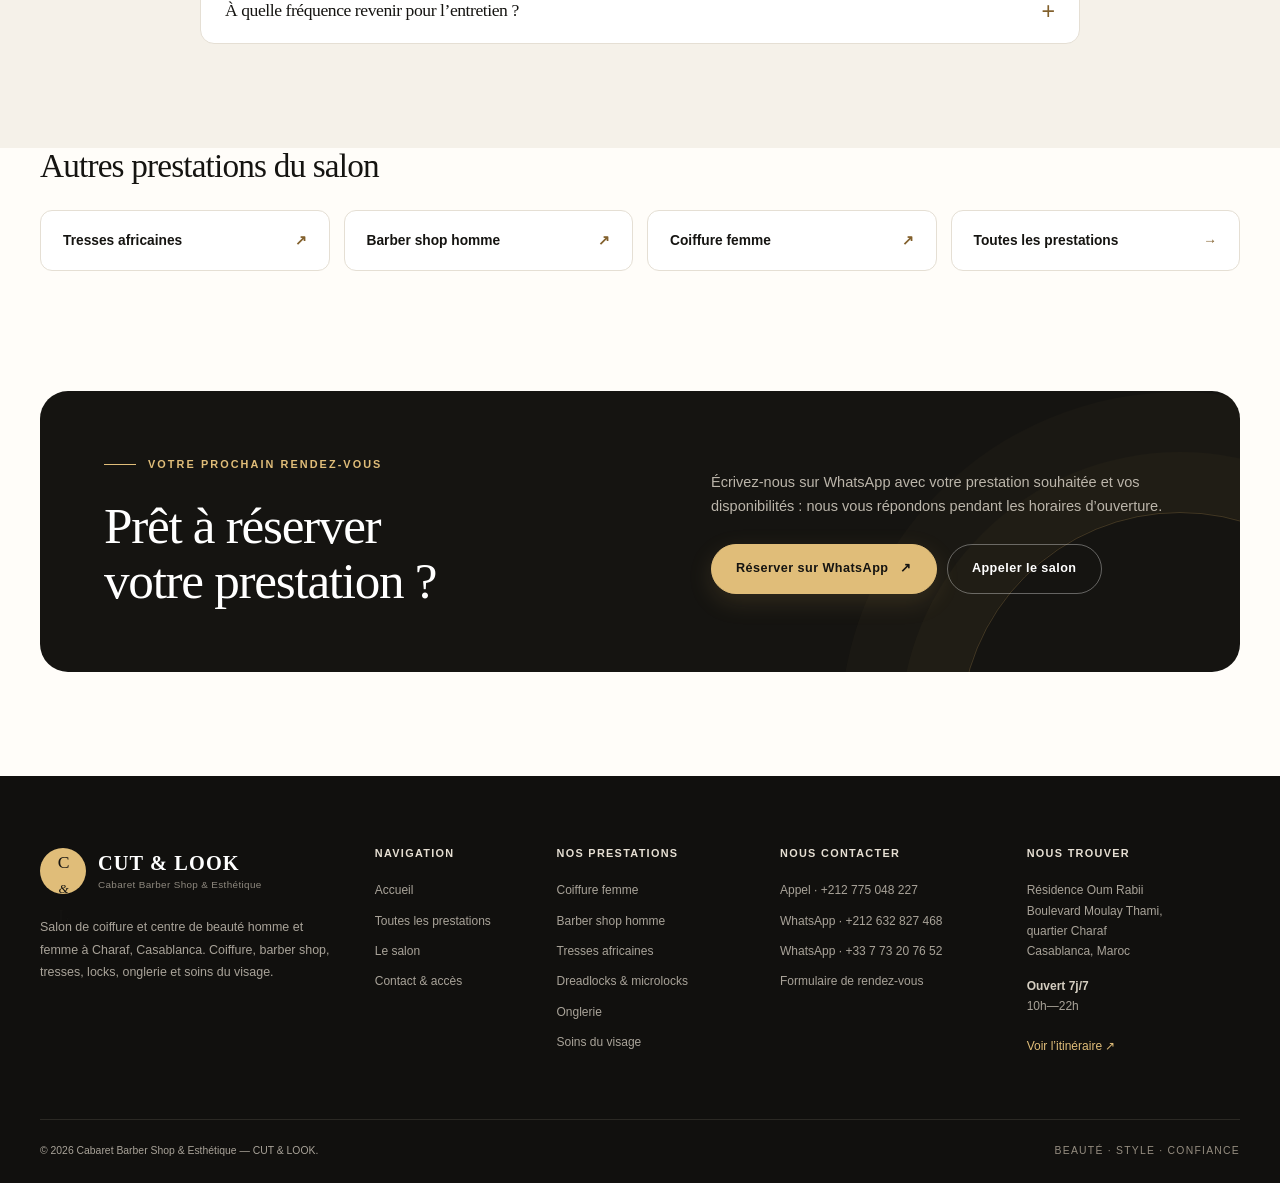
<file: dreadlocks-microlocks-casablanca.html>
<!DOCTYPE html>
<html lang="fr">
<head>
  <meta charset="UTF-8">
  <meta name="viewport" content="width=device-width, initial-scale=1.0">
  <meta name="theme-color" content="#151411">
  <title>Dreadlocks &amp; microlocks à Casablanca | Charaf</title>
  <meta name="description" content="Création de dreadlocks et microlocks, entretien et retouche des racines à Casablanca. Salon à Charaf, devis par WhatsApp, ouvert 7j/7.">
  <meta name="robots" content="index, follow, max-image-preview:large, max-snippet:-1">
  <link rel="canonical" href="https://cabaretshopesthetique.vercel.app/dreadlocks-microlocks-casablanca.html">
  <meta property="og:type" content="website">
  <meta property="og:site_name" content="Cabaret Barber Shop &amp; Esthétique">
  <meta property="og:locale" content="fr_MA">
  <meta property="og:title" content="Dreadlocks &amp; microlocks à Casablanca — Charaf">
  <meta property="og:description" content="Création, entretien et retouche de dreadlocks et microlocks au salon de Charaf, Casablanca. Devis par WhatsApp.">
  <meta property="og:url" content="https://cabaretshopesthetique.vercel.app/dreadlocks-microlocks-casablanca.html">
  <meta property="og:image" content="https://cabaretshopesthetique.vercel.app/assets/images/service-dreadlocks.jpg">
  <meta property="og:image:width" content="1200">
  <meta property="og:image:height" content="896">
  <meta property="og:image:alt" content="Illustration de dreadlocks et microlocks à Casablanca">
  <meta name="twitter:card" content="summary_large_image">
  <meta name="twitter:title" content="Dreadlocks &amp; microlocks à Casablanca — Charaf">
  <meta name="twitter:description" content="Création, entretien et retouche de dreadlocks et microlocks au salon de Charaf, Casablanca. Devis par WhatsApp.">
  <meta name="twitter:image" content="https://cabaretshopesthetique.vercel.app/assets/images/service-dreadlocks.jpg">
  <link rel="stylesheet" href="assets/css/style.css">
  <link rel="icon" href="data:image/svg+xml,%3Csvg xmlns='http://www.w3.org/2000/svg' viewBox='0 0 100 100'%3E%3Crect width='100' height='100' rx='22' fill='%23151411'/%3E%3Ctext x='50' y='62' font-family='Georgia,serif' font-size='38' fill='%23c8a15a' text-anchor='middle'%3EC%26L%3C/text%3E%3C/svg%3E">
    <script type="application/ld+json">
{
  "@context": "https://schema.org",
  "@graph": [
    {
      "@type": "BeautySalon",
      "@id": "https://cabaretshopesthetique.vercel.app/#business",
      "name": "Cabaret Barber Shop & Esthétique",
      "alternateName": "CUT & LOOK",
      "url": "https://cabaretshopesthetique.vercel.app/",
      "description": "Salon de coiffure et centre de beauté à Charaf, Casablanca : coiffure femme et homme, barber shop, tresses africaines, dreadlocks et microlocks, onglerie et soins du visage.",
      "image": [
        "https://cabaretshopesthetique.vercel.app/assets/images/cover-salon.jpg",
        "https://cabaretshopesthetique.vercel.app/assets/images/hero-salon.jpg?v=20261024",
        "https://cabaretshopesthetique.vercel.app/assets/images/service-coiffure.jpg?v=20261024"
      ],
      "telephone": "+212775048227",
      "address": {
        "@type": "PostalAddress",
        "streetAddress": "Résidence Oum Rabii, Boulevard Moulay Thami, quartier Charaf",
        "addressLocality": "Casablanca",
        "addressRegion": "Casablanca-Settat",
        "addressCountry": "MA"
      },
      "geo": {
        "@type": "GeoCoordinates",
        "latitude": 33.5493611,
        "longitude": -7.7013889
      },
      "hasMap": "https://www.google.com/maps/search/?api=1&query=33.5493611%2C-7.7013889",
      "openingHoursSpecification": [
        {
          "@type": "OpeningHoursSpecification",
          "dayOfWeek": [
            "Monday",
            "Tuesday",
            "Wednesday",
            "Thursday",
            "Friday",
            "Saturday",
            "Sunday"
          ],
          "opens": "10:00",
          "closes": "22:00"
        }
      ],
      "areaServed": [
        {
          "@type": "City",
          "name": "Casablanca"
        }
      ],
      "currenciesAccepted": "MAD",
      "knowsLanguage": [
        "fr",
        "ar"
      ],
      "hasOfferCatalog": {
        "@type": "OfferCatalog",
        "name": "Prestations beauté",
        "itemListElement": [
          {
            "@type": "Offer",
            "itemOffered": {
              "@type": "Service",
              "name": "Coiffure femme",
              "url": "https://cabaretshopesthetique.vercel.app/coiffure-femme-casablanca.html"
            }
          },
          {
            "@type": "Offer",
            "itemOffered": {
              "@type": "Service",
              "name": "Barber shop et coiffure homme",
              "url": "https://cabaretshopesthetique.vercel.app/barber-shop-homme-casablanca.html"
            }
          },
          {
            "@type": "Offer",
            "itemOffered": {
              "@type": "Service",
              "name": "Tresses africaines, nattes et twist",
              "url": "https://cabaretshopesthetique.vercel.app/tresses-africaines-casablanca.html"
            }
          },
          {
            "@type": "Offer",
            "itemOffered": {
              "@type": "Service",
              "name": "Dreadlocks et microlocks",
              "url": "https://cabaretshopesthetique.vercel.app/dreadlocks-microlocks-casablanca.html"
            }
          },
          {
            "@type": "Offer",
            "itemOffered": {
              "@type": "Service",
              "name": "Onglerie, manucure et pédicure",
              "url": "https://cabaretshopesthetique.vercel.app/onglerie-manucure-casablanca.html"
            }
          },
          {
            "@type": "Offer",
            "itemOffered": {
              "@type": "Service",
              "name": "Soins du visage",
              "url": "https://cabaretshopesthetique.vercel.app/soins-visage-casablanca.html"
            }
          }
        ]
      }
    },
    {
      "@type": "WebSite",
      "@id": "https://cabaretshopesthetique.vercel.app/#website",
      "url": "https://cabaretshopesthetique.vercel.app/",
      "name": "Cabaret Barber Shop & Esthétique",
      "alternateName": "CUT & LOOK",
      "inLanguage": "fr-MA",
      "publisher": {
        "@id": "https://cabaretshopesthetique.vercel.app/#business"
      }
    },
    {
      "@type": "WebPage",
      "@id": "https://cabaretshopesthetique.vercel.app/dreadlocks-microlocks-casablanca.html#webpage",
      "url": "https://cabaretshopesthetique.vercel.app/dreadlocks-microlocks-casablanca.html",
      "name": "Dreadlocks & microlocks à Casablanca — Charaf",
      "description": "Création de dreadlocks et microlocks, entretien et retouche des racines à Casablanca. Salon à Charaf, devis par WhatsApp, ouvert 7j/7.",
      "isPartOf": {
        "@id": "https://cabaretshopesthetique.vercel.app/#website"
      },
      "about": {
        "@id": "https://cabaretshopesthetique.vercel.app/#business"
      },
      "inLanguage": "fr-MA",
      "primaryImageOfPage": {
        "@type": "ImageObject",
        "url": "https://cabaretshopesthetique.vercel.app/assets/images/service-dreadlocks.jpg"
      },
      "breadcrumb": {
        "@id": "https://cabaretshopesthetique.vercel.app/dreadlocks-microlocks-casablanca.html#breadcrumb"
      }
    },
    {
      "@type": "BreadcrumbList",
      "@id": "https://cabaretshopesthetique.vercel.app/dreadlocks-microlocks-casablanca.html#breadcrumb",
      "itemListElement": [
        {
          "@type": "ListItem",
          "position": 1,
          "name": "Accueil",
          "item": "https://cabaretshopesthetique.vercel.app/"
        },
        {
          "@type": "ListItem",
          "position": 2,
          "name": "Prestations",
          "item": "https://cabaretshopesthetique.vercel.app/services.html"
        },
        {
          "@type": "ListItem",
          "position": 3,
          "name": "Dreadlocks & microlocks",
          "item": "https://cabaretshopesthetique.vercel.app/dreadlocks-microlocks-casablanca.html"
        }
      ]
    },
    {
      "@type": "Service",
      "@id": "https://cabaretshopesthetique.vercel.app/dreadlocks-microlocks-casablanca.html#service",
      "name": "Dreadlocks & microlocks",
      "serviceType": "Dreadlocks & microlocks",
      "url": "https://cabaretshopesthetique.vercel.app/dreadlocks-microlocks-casablanca.html",
      "description": "Création de dreadlocks et microlocks, entretien et retouche des racines à Casablanca. Salon à Charaf, devis par WhatsApp, ouvert 7j/7.",
      "provider": {
        "@id": "https://cabaretshopesthetique.vercel.app/#business"
      },
      "areaServed": {
        "@type": "City",
        "name": "Casablanca"
      },
      "availableChannel": {
        "@type": "ServiceChannel",
        "servicePhone": {
          "@type": "ContactPoint",
          "telephone": "+212775048227"
        },
        "serviceUrl": "https://wa.me/212632827468"
      }
    },
    {
      "@type": "FAQPage",
      "@id": "https://cabaretshopesthetique.vercel.app/dreadlocks-microlocks-casablanca.html#faq",
      "mainEntity": [
        {
          "@type": "Question",
          "name": "Quelle est la différence entre dreadlocks et microlocks ?",
          "acceptedAnswer": {
            "@type": "Answer",
            "text": "Les microlocks sont réalisées sur des sections beaucoup plus fines, ce qui donne des locks plus nombreuses et plus souples. La pose est plus longue et l’entretien plus fréquent que pour des dreadlocks classiques."
          }
        },
        {
          "@type": "Question",
          "name": "Peut-on commencer des locks avec des cheveux courts ?",
          "acceptedAnswer": {
            "@type": "Answer",
            "text": "C’est parfois possible, selon la longueur et la texture. Envoyez-nous une photo par WhatsApp pour obtenir un avis avant de prendre rendez-vous."
          }
        },
        {
          "@type": "Question",
          "name": "À quelle fréquence revenir pour l’entretien ?",
          "acceptedAnswer": {
            "@type": "Answer",
            "text": "Le rythme dépend de la vitesse de pousse, du type de locks et de votre quotidien. Nous vous indiquons une fréquence de retouche adaptée à votre situation après la première visite."
          }
        }
      ]
    }
  ]
}
  </script>
</head>
<body>
  <a class="skip-link" href="#main">Aller au contenu principal</a>

  <div class="topbar">
    <div class="container topbar-inner">
      <p><span class="status-dot" aria-hidden="true"></span> Ouvert 7j/7 · 10h—22h</p>
      <div class="topbar-links">
        <a href="https://www.google.com/maps/search/?api=1&query=33.5493611%2C-7.7013889" target="_blank" rel="noopener">Charaf · Casablanca</a>
        <a href="tel:+212775048227" data-cta="topbar">+212 775 048 227</a>
      </div>
    </div>
  </div>

  <header class="site-header" id="header">
    <div class="container header-inner">
      <a href="index.html" class="brand" aria-label="Cabaret Barber Shop & Esthétique — Accueil">
        <span class="brand-mark" aria-hidden="true">C<span>&amp;</span>L</span>
        <span class="brand-copy">
          <strong>CUT & LOOK</strong>
          <small>Cabaret Barber Shop & Esthétique</small>
        </span>
      </a>

      <button class="nav-toggle" type="button" aria-label="Ouvrir le menu" aria-expanded="false" aria-controls="main-nav">
        <span class="nav-toggle-bar"></span>
        <span class="nav-toggle-bar"></span>
        <span class="nav-toggle-bar"></span>
      </button>

      <nav class="main-nav" id="main-nav" aria-label="Navigation principale">
        <ul class="nav-list">
          
<li><a href="index.html" class="nav-link">Accueil</a></li>          <li><a href="services.html" class="nav-link active" aria-current="page">Prestations</a></li>          <li><a href="about.html" class="nav-link">Le salon</a></li>          <li><a href="contact.html" class="nav-link">Contact</a></li>
          <li class="nav-cta"><a href="contact.html#rendez-vous" class="btn btn-primary btn-small" data-cta="header">Prendre rendez-vous</a></li>
        </ul>
      </nav>

      <a href="https://wa.me/212632827468" class="header-whatsapp" target="_blank" rel="noopener" aria-label="Nous écrire sur WhatsApp" data-cta="header">
        <svg viewBox="0 0 24 24" aria-hidden="true"><path d="M21 11.5a8.5 8.5 0 0 1-12.6 7.4L3 20.5l1.6-5.2A8.5 8.5 0 1 1 21 11.5Z"/><path d="M8.2 8.1c.3-.5.7-.4 1-.1l1 1.8c.2.3.1.6-.1.8l-.6.6c.7 1.4 1.8 2.4 3.2 3l.6-.7c.2-.2.5-.3.8-.1l1.8.9c.4.2.4.6.2 1-.5 1-1.5 1.4-2.6 1.1-3.7-.9-6.6-3.7-7.4-7.3-.2-.7 0-1.4.5-2Z"/></svg>
        <span>WhatsApp</span>
      </a>
    </div>
  </header>

  <main id="main">
    <section class="page-hero" aria-labelledby="page-title">
      <div class="page-hero-glow" aria-hidden="true"></div>
      <div class="container page-hero-inner">
        <nav class="breadcrumbs" aria-label="Fil d’Ariane">
          <a href="index.html">Accueil</a><span>/</span><a href="services.html">Prestations</a><span>/</span><span>Dreadlocks & microlocks</span>
        </nav>
        <p class="eyebrow"><span></span> Locks · Charaf, Casablanca</p>
        <h1 id="page-title">Dreadlocks &amp; microlocks<br><em>à Casablanca</em></h1>
        <p>Création, entretien et retouche des racines : un accompagnement à chaque étape de vos locks, avec des conseils adaptés à votre type de cheveux.</p>
        <div class="page-hero-actions">
          <a href="https://wa.me/212632827468" class="btn btn-primary" target="_blank" rel="noopener" data-cta="hero">Demander un rendez-vous sur WhatsApp <span aria-hidden="true">↗</span></a>
          <a href="services.html" class="btn btn-ghost">Toutes les prestations</a>
          <span class="page-hero-note">Ouvert 7j/7 · 10h—22h · Charaf, Casablanca</span>
        </div>
      </div>
    </section>

    <section class="section" aria-labelledby="service-title">
      <div class="container">
        <article class="service-detail service-detail-single">
          <div class="service-detail-media">
            <picture>
                <source type="image/webp" srcset="assets/images/service-dreadlocks-480.webp 480w, assets/images/service-dreadlocks-800.webp 800w, assets/images/service-dreadlocks-1200.webp 1200w" sizes="(max-width: 960px) 100vw, 50vw">
                <img src="assets/images/service-dreadlocks.jpg" alt="Illustration de dreadlocks et microlocks entretenues au salon à Casablanca" width="1200" height="896" loading="lazy" decoding="async">
              </picture>
          </div>
          <div class="service-detail-content">
            <div class="service-detail-meta"><span class="service-index">Prestation</span><span class="service-price">Sur devis</span></div>
            <h2 id="service-title">Création et entretien de vos locks</h2>
            <p class="service-description">Le travail des locks demande de la régularité. Chaque rendez-vous dépend de la longueur, de la densité et de l’état des racines.</p>
            <ul class="check-list">
                <li>Création de dreadlocks</li>
                <li>Création de microlocks</li>
                <li>Entretien et retouche des racines</li>
                <li>Reprise et suivi de vos locks existantes</li>
                <li>Soins et conseils d’entretien</li>
            </ul>
            <div class="service-actions">
              <a href="https://wa.me/212632827468" class="btn btn-primary btn-small" target="_blank" rel="noopener" data-cta="service">Réserver sur WhatsApp</a>
              <a href="tel:+212775048227" class="text-link" data-cta="service">+212 775 048 227 <span aria-hidden="true">↗</span></a>
            </div>
            <p class="service-figure">Visuel d’illustration — les photos des réalisations du salon seront publiées prochainement.</p>
          </div>
        </article>
      </div>
    </section>

    <section class="section process-section" aria-labelledby="process-title">
      <div class="container process-grid">
        <div>
          <p class="section-kicker">Déroulement</p>
          <h2 id="process-title">Comment se déroule<br>votre visite.</h2>
          <p>Trois étapes simples, pour que vous sachiez à quoi vous attendre avant même d’arriver au salon.</p>
        </div>
        <ul class="feature-list">
            <li><span>01</span><div><strong>Évaluation</strong><p>Longueur, densité, état des racines et des longueurs existantes.</p></div></li>
            <li><span>02</span><div><strong>Création ou retouche</strong><p>Travail section par section, avec un rendu régulier sur l’ensemble de la tête.</p></div></li>
            <li><span>03</span><div><strong>Suivi</strong><p>Rythme de retouche et conseils pour l’entretien entre deux visites.</p></div></li>
        </ul>
      </div>
    </section>

    <section class="section" aria-labelledby="details-title">
      <div class="container prose">
        <h2 id="details-title">À savoir avant votre rendez-vous</h2>
          <h2>Dreadlocks ou microlocks ?</h2>
          <p>Les dreadlocks sont plus épaisses et se forment sur des sections plus larges ; les microlocks demandent des sections très fines et un travail plus long. Le choix dépend de la longueur de vos cheveux, de la texture et du rendu que vous recherchez.</p>
          <h2>L’entretien fait la différence</h2>
          <p>Une lock bien entretenue reste propre et structurée. Nous vous expliquons comment laver vos locks, comment les protéger la nuit et quel rythme de retouche adopter pour conserver une base nette.</p>
          <h2>Tarifs et réservation</h2>
          <p>Le tarif dépend de la longueur, de la densité et de la technique choisie : il vous est communiqué sur devis
          avant la prestation, par WhatsApp ou par téléphone. Le salon se situe à Résidence Oum Rabii, Boulevard Moulay Thami, quartier Charaf,
          Casablanca, et vous accueille tous les jours de 10h à 22h.</p>
          <p><a href="contact.html#rendez-vous" class="text-link">Préparer ma demande de rendez-vous <span aria-hidden="true">→</span></a></p>
      </div>
    </section>

    <section class="section faq-section" aria-labelledby="faq-title">
      <div class="container">
        <div class="section-heading centered-heading">
          <p class="section-kicker">Questions fréquentes</p>
          <h2 id="faq-title">Vos questions sur dreadlocks & microlocks</h2>
        </div>
        <div class="faq-list">
        <details class="faq-item">
          <summary><h3>Quelle est la différence entre dreadlocks et microlocks ?</h3></summary>
          <p>Les microlocks sont réalisées sur des sections beaucoup plus fines, ce qui donne des locks plus nombreuses et plus souples. La pose est plus longue et l’entretien plus fréquent que pour des dreadlocks classiques.</p>
        </details>
        <details class="faq-item">
          <summary><h3>Peut-on commencer des locks avec des cheveux courts ?</h3></summary>
          <p>C’est parfois possible, selon la longueur et la texture. Envoyez-nous une photo par WhatsApp pour obtenir un avis avant de prendre rendez-vous.</p>
        </details>
        <details class="faq-item">
          <summary><h3>À quelle fréquence revenir pour l’entretien ?</h3></summary>
          <p>Le rythme dépend de la vitesse de pousse, du type de locks et de votre quotidien. Nous vous indiquons une fréquence de retouche adaptée à votre situation après la première visite.</p>
        </details>
        </div>
      </div>
    </section>

    <section class="section related-section" aria-labelledby="related-title">
      <div class="container">
        <h2 id="related-title">Autres prestations du salon</h2>
        <ul class="related-links">
            <li><a href="tresses-africaines-casablanca.html">Tresses africaines <span aria-hidden="true">↗</span></a></li>
            <li><a href="barber-shop-homme-casablanca.html">Barber shop homme <span aria-hidden="true">↗</span></a></li>
            <li><a href="coiffure-femme-casablanca.html">Coiffure femme <span aria-hidden="true">↗</span></a></li>
            <li><a href="services.html">Toutes les prestations <span aria-hidden="true">→</span></a></li>
        </ul>
      </div>
    </section>

    <section class="section cta-section" aria-labelledby="cta-title">
      <div class="container cta-card">
        <div>
          <p class="eyebrow"><span></span> Votre prochain rendez-vous</p>
          <h2 id="cta-title">Prêt à réserver<br>votre prestation ?</h2>
        </div>
        <div class="cta-actions">
          <p>Écrivez-nous sur WhatsApp avec votre prestation souhaitée et vos disponibilités : nous vous répondons pendant les horaires d’ouverture.</p>
          <div>
            <a href="https://wa.me/212632827468" class="btn btn-primary" target="_blank" rel="noopener" data-cta="cta">Réserver sur WhatsApp <span aria-hidden="true">↗</span></a>
            <a href="tel:+212775048227" class="btn btn-ghost" data-cta="cta">Appeler le salon</a>
          </div>
        </div>
      </div>
    </section>
  </main>

  <footer class="site-footer">
    <div class="container footer-grid">
      <div class="footer-brand">
        <a href="index.html" class="brand" aria-label="Cabaret Barber Shop & Esthétique — Accueil">
          <span class="brand-mark" aria-hidden="true">C<span>&amp;</span>L</span>
          <span class="brand-copy"><strong>CUT & LOOK</strong><small>Cabaret Barber Shop & Esthétique</small></span>
        </a>
        <p>Salon de coiffure et centre de beauté homme et femme à Charaf, Casablanca. Coiffure, barber shop, tresses, locks, onglerie et soins du visage.</p>
      </div>
      <div class="footer-column">
        <h2>Navigation</h2>
        <ul>
          <li><a href="index.html">Accueil</a></li>
          <li><a href="services.html">Toutes les prestations</a></li>
          <li><a href="about.html">Le salon</a></li>
          <li><a href="contact.html">Contact &amp; accès</a></li>
        </ul>
      </div>
      <div class="footer-column">
        <h2>Nos prestations</h2>
        <ul>
            <li><a href="coiffure-femme-casablanca.html">Coiffure femme</a></li>
            <li><a href="barber-shop-homme-casablanca.html">Barber shop homme</a></li>
            <li><a href="tresses-africaines-casablanca.html">Tresses africaines</a></li>
            <li><a href="dreadlocks-microlocks-casablanca.html">Dreadlocks &amp; microlocks</a></li>
            <li><a href="onglerie-manucure-casablanca.html">Onglerie</a></li>
            <li><a href="soins-visage-casablanca.html">Soins du visage</a></li>
        </ul>
      </div>
      <div class="footer-column">
        <h2>Nous contacter</h2>
        <ul>
          <li><a href="tel:+212775048227" data-cta="footer">Appel · +212 775 048 227</a></li>
          <li><a href="https://wa.me/212632827468" target="_blank" rel="noopener" data-cta="footer">WhatsApp · +212 632 827 468</a></li>
          <li><a href="https://wa.me/33773207652" target="_blank" rel="noopener" data-cta="footer">WhatsApp · +33 7 73 20 76 52</a></li>
          <li><a href="contact.html#rendez-vous">Formulaire de rendez-vous</a></li>
        </ul>
      </div>
      <div class="footer-column">
        <h2>Nous trouver</h2>
        <p>Résidence Oum Rabii<br>Boulevard Moulay Thami, quartier Charaf<br>Casablanca, Maroc</p>
        <p><strong>Ouvert 7j/7</strong><br>10h—22h</p>
        <a href="https://www.google.com/maps/search/?api=1&query=33.5493611%2C-7.7013889" target="_blank" rel="noopener" class="footer-map-link" data-cta="footer">Voir l’itinéraire ↗</a>
      </div>
    </div>
    <div class="container footer-bottom">
      <p>© <span data-current-year>2026</span> Cabaret Barber Shop & Esthétique — CUT & LOOK.</p>
      <p>Beauté · Style · Confiance</p>
    </div>
  </footer>

  <a class="whatsapp-float" href="https://wa.me/212632827468" target="_blank" rel="noopener" aria-label="Réserver sur WhatsApp" data-cta="float">
    <svg viewBox="0 0 24 24" aria-hidden="true"><path d="M21 11.5a8.5 8.5 0 0 1-12.6 7.4L3 20.5l1.6-5.2A8.5 8.5 0 1 1 21 11.5Z"/><path d="M8.2 8.1c.3-.5.7-.4 1-.1l1 1.8c.2.3.1.6-.1.8l-.6.6c.7 1.4 1.8 2.4 3.2 3l.6-.7c.2-.2.5-.3.8-.1l1.8.9c.4.2.4.6.2 1-.5 1-1.5 1.4-2.6 1.1-3.7-.9-6.6-3.7-7.4-7.3-.2-.7 0-1.4.5-2Z"/></svg>
    <span>WhatsApp</span>
  </a>

  <script src="assets/js/tracking.js" defer></script>
  <script src="assets/js/main.js"></script>
</body>
</html>
</file>
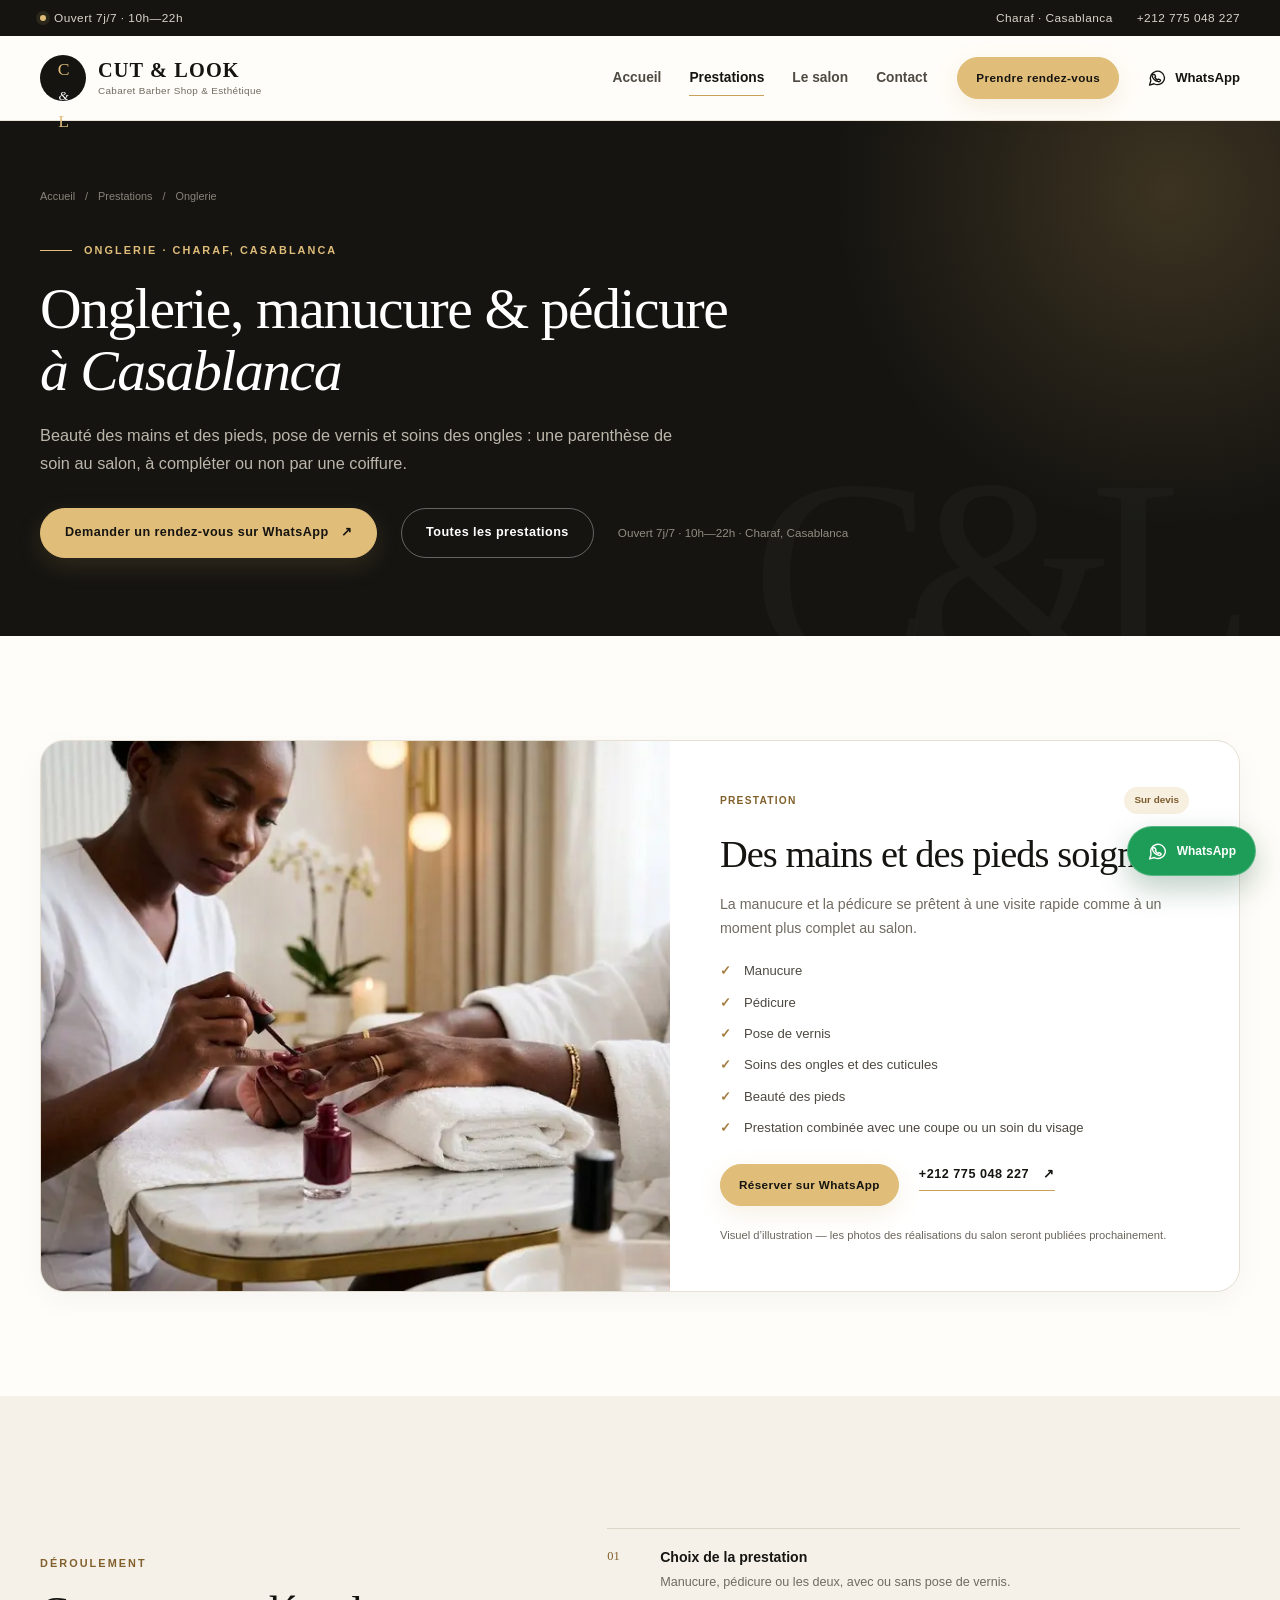
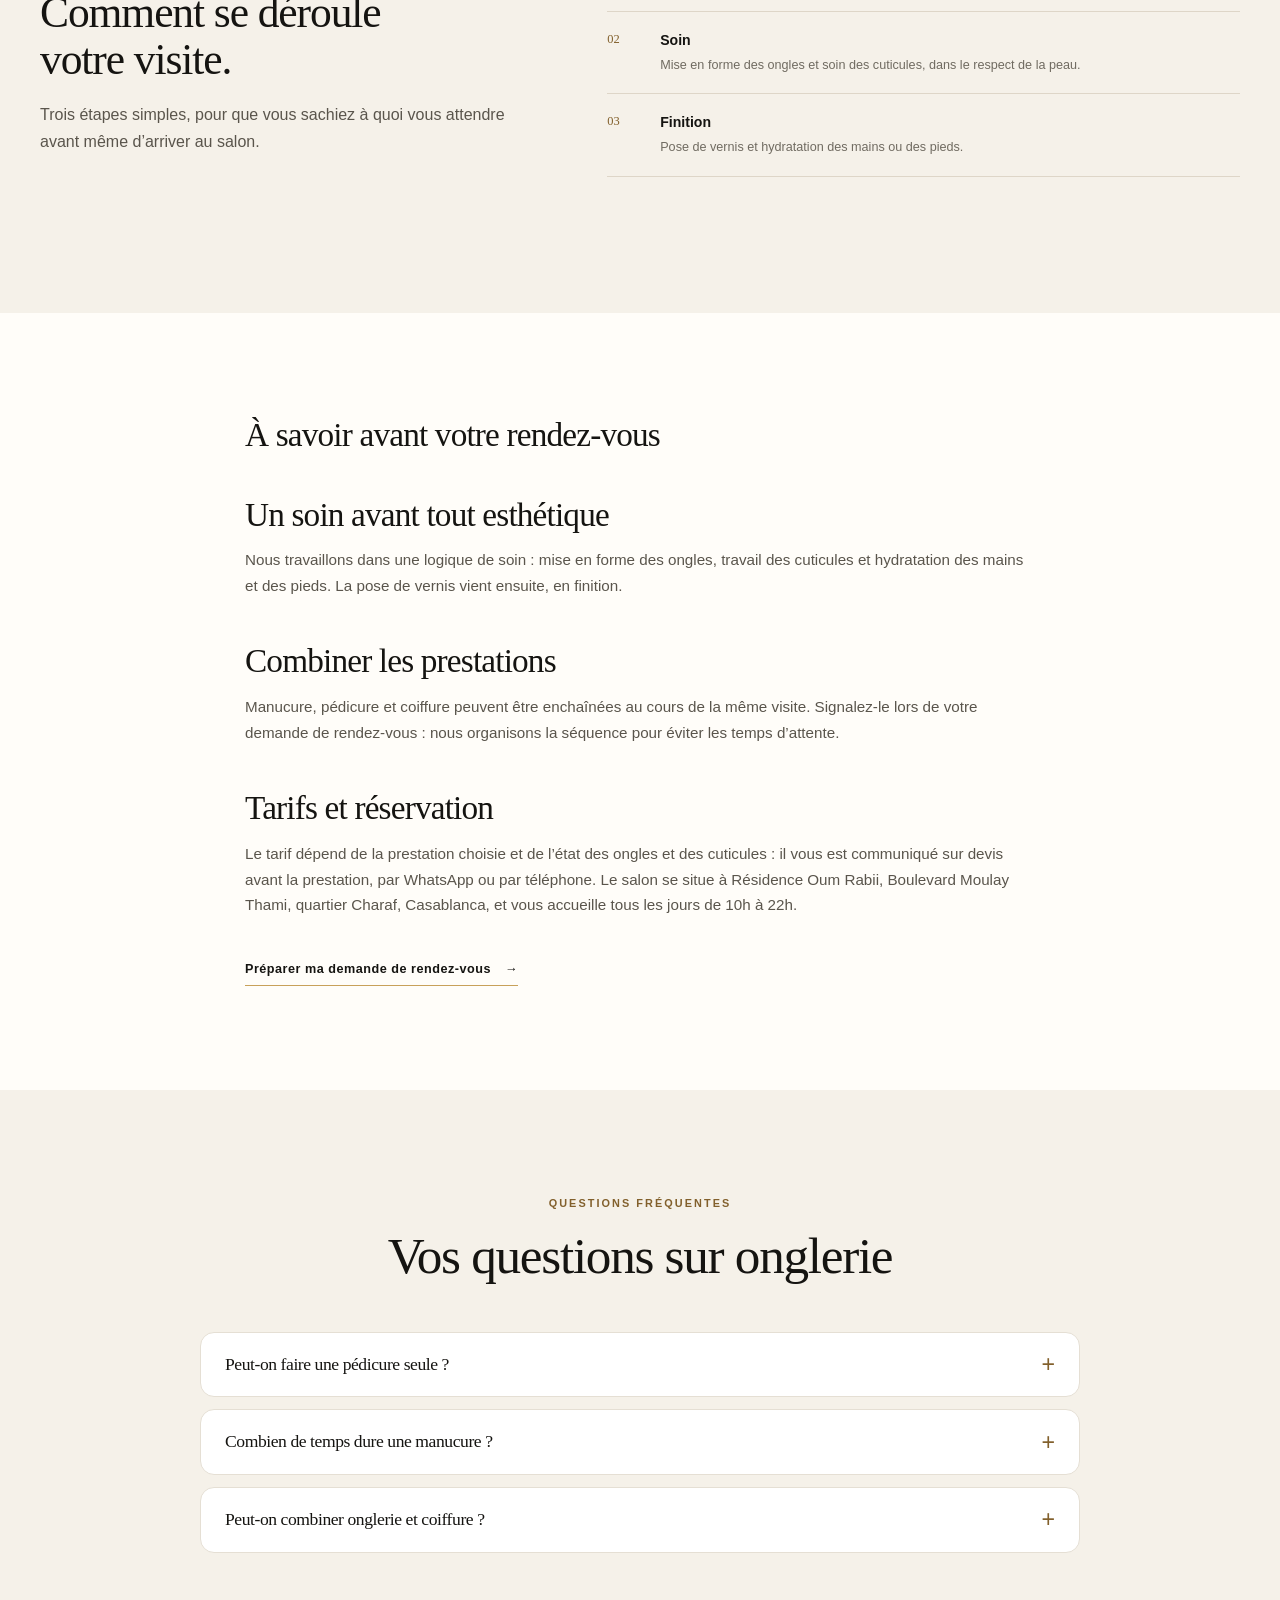
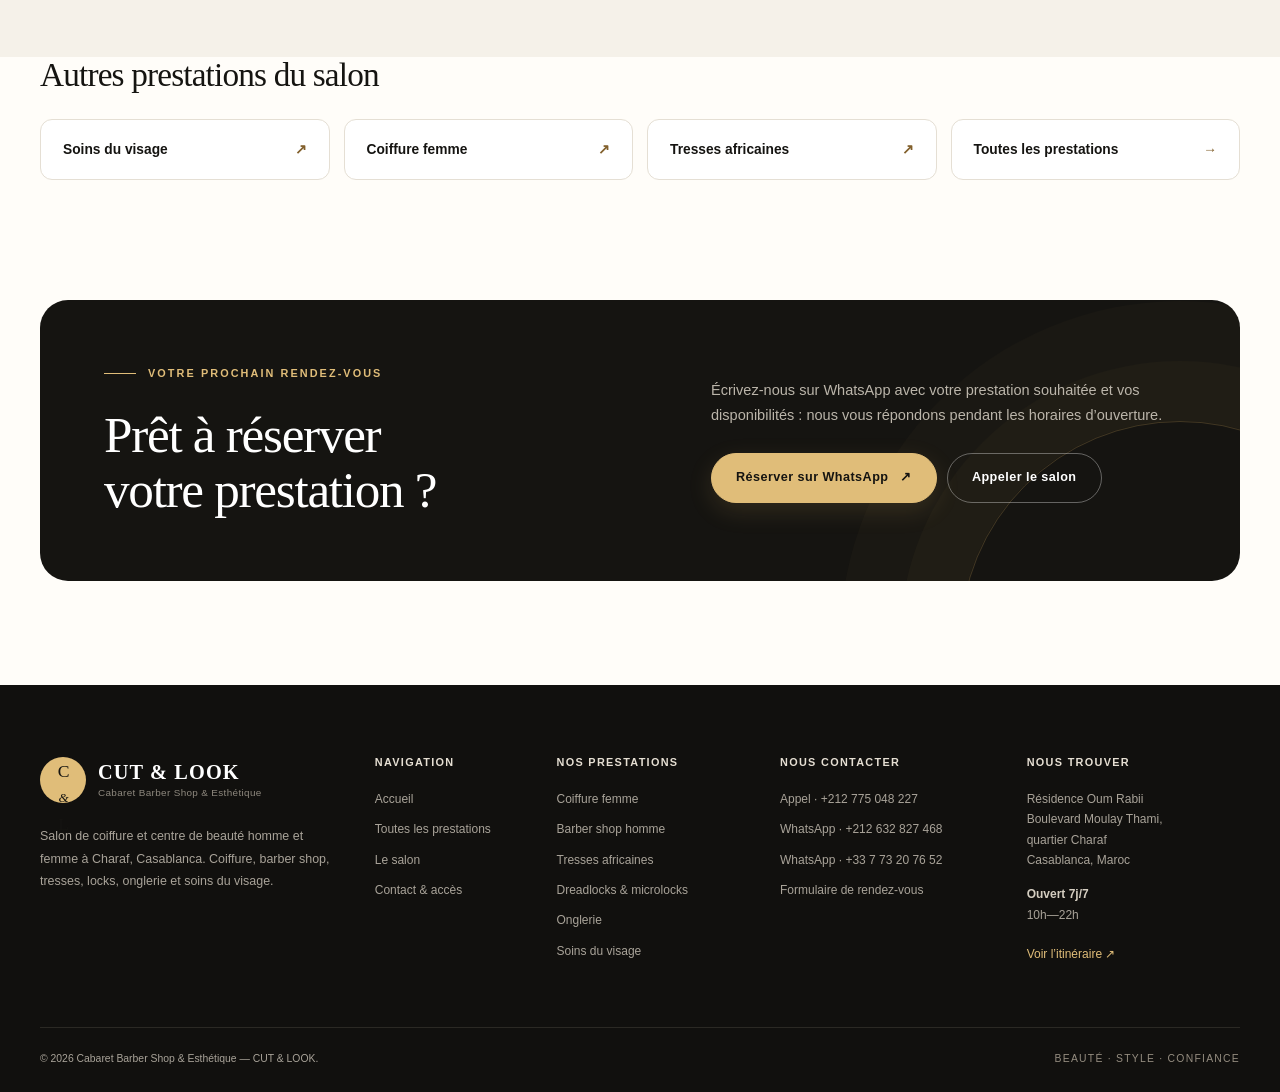
<file: onglerie-manucure-casablanca.html>
<!DOCTYPE html>
<html lang="fr">
<head>
  <meta charset="UTF-8">
  <meta name="viewport" content="width=device-width, initial-scale=1.0">
  <meta name="theme-color" content="#151411">
  <title>Onglerie à Casablanca : manucure &amp; pédicure | Charaf</title>
  <meta name="description" content="Manucure, pédicure et soins des ongles à Casablanca. Onglerie à Charaf, rendez-vous par téléphone ou WhatsApp, ouvert 7 jours sur 7.">
  <meta name="robots" content="index, follow, max-image-preview:large, max-snippet:-1">
  <link rel="canonical" href="https://cabaretshopesthetique.vercel.app/onglerie-manucure-casablanca.html">
  <meta property="og:type" content="website">
  <meta property="og:site_name" content="Cabaret Barber Shop &amp; Esthétique">
  <meta property="og:locale" content="fr_MA">
  <meta property="og:title" content="Onglerie, manucure &amp; pédicure à Casablanca">
  <meta property="og:description" content="Manucure, pédicure et soins des ongles au salon de Charaf, Casablanca. Rendez-vous par téléphone ou WhatsApp.">
  <meta property="og:url" content="https://cabaretshopesthetique.vercel.app/onglerie-manucure-casablanca.html">
  <meta property="og:image" content="https://cabaretshopesthetique.vercel.app/assets/images/service-onglerie.jpg?v=20261024">
  <meta property="og:image:width" content="1200">
  <meta property="og:image:height" content="896">
  <meta property="og:image:alt" content="Illustration d’une manucure à l’onglerie du salon à Casablanca">
  <meta name="twitter:card" content="summary_large_image">
  <meta name="twitter:title" content="Onglerie, manucure &amp; pédicure à Casablanca">
  <meta name="twitter:description" content="Manucure, pédicure et soins des ongles au salon de Charaf, Casablanca. Rendez-vous par téléphone ou WhatsApp.">
  <meta name="twitter:image" content="https://cabaretshopesthetique.vercel.app/assets/images/service-onglerie.jpg?v=20261024">
  <link rel="stylesheet" href="assets/css/style.css">
  <link rel="icon" href="data:image/svg+xml,%3Csvg xmlns='http://www.w3.org/2000/svg' viewBox='0 0 100 100'%3E%3Crect width='100' height='100' rx='22' fill='%23151411'/%3E%3Ctext x='50' y='62' font-family='Georgia,serif' font-size='38' fill='%23c8a15a' text-anchor='middle'%3EC%26L%3C/text%3E%3C/svg%3E">
    <script type="application/ld+json">
{
  "@context": "https://schema.org",
  "@graph": [
    {
      "@type": "BeautySalon",
      "@id": "https://cabaretshopesthetique.vercel.app/#business",
      "name": "Cabaret Barber Shop & Esthétique",
      "alternateName": "CUT & LOOK",
      "url": "https://cabaretshopesthetique.vercel.app/",
      "description": "Salon de coiffure et centre de beauté à Charaf, Casablanca : coiffure femme et homme, barber shop, tresses africaines, dreadlocks et microlocks, onglerie et soins du visage.",
      "image": [
        "https://cabaretshopesthetique.vercel.app/assets/images/cover-salon.jpg",
        "https://cabaretshopesthetique.vercel.app/assets/images/hero-salon.jpg?v=20261024",
        "https://cabaretshopesthetique.vercel.app/assets/images/service-coiffure.jpg?v=20261024"
      ],
      "telephone": "+212775048227",
      "address": {
        "@type": "PostalAddress",
        "streetAddress": "Résidence Oum Rabii, Boulevard Moulay Thami, quartier Charaf",
        "addressLocality": "Casablanca",
        "addressRegion": "Casablanca-Settat",
        "addressCountry": "MA"
      },
      "geo": {
        "@type": "GeoCoordinates",
        "latitude": 33.5493611,
        "longitude": -7.7013889
      },
      "hasMap": "https://www.google.com/maps/search/?api=1&query=33.5493611%2C-7.7013889",
      "openingHoursSpecification": [
        {
          "@type": "OpeningHoursSpecification",
          "dayOfWeek": [
            "Monday",
            "Tuesday",
            "Wednesday",
            "Thursday",
            "Friday",
            "Saturday",
            "Sunday"
          ],
          "opens": "10:00",
          "closes": "22:00"
        }
      ],
      "areaServed": [
        {
          "@type": "City",
          "name": "Casablanca"
        }
      ],
      "currenciesAccepted": "MAD",
      "knowsLanguage": [
        "fr",
        "ar"
      ],
      "hasOfferCatalog": {
        "@type": "OfferCatalog",
        "name": "Prestations beauté",
        "itemListElement": [
          {
            "@type": "Offer",
            "itemOffered": {
              "@type": "Service",
              "name": "Coiffure femme",
              "url": "https://cabaretshopesthetique.vercel.app/coiffure-femme-casablanca.html"
            }
          },
          {
            "@type": "Offer",
            "itemOffered": {
              "@type": "Service",
              "name": "Barber shop et coiffure homme",
              "url": "https://cabaretshopesthetique.vercel.app/barber-shop-homme-casablanca.html"
            }
          },
          {
            "@type": "Offer",
            "itemOffered": {
              "@type": "Service",
              "name": "Tresses africaines, nattes et twist",
              "url": "https://cabaretshopesthetique.vercel.app/tresses-africaines-casablanca.html"
            }
          },
          {
            "@type": "Offer",
            "itemOffered": {
              "@type": "Service",
              "name": "Dreadlocks et microlocks",
              "url": "https://cabaretshopesthetique.vercel.app/dreadlocks-microlocks-casablanca.html"
            }
          },
          {
            "@type": "Offer",
            "itemOffered": {
              "@type": "Service",
              "name": "Onglerie, manucure et pédicure",
              "url": "https://cabaretshopesthetique.vercel.app/onglerie-manucure-casablanca.html"
            }
          },
          {
            "@type": "Offer",
            "itemOffered": {
              "@type": "Service",
              "name": "Soins du visage",
              "url": "https://cabaretshopesthetique.vercel.app/soins-visage-casablanca.html"
            }
          }
        ]
      }
    },
    {
      "@type": "WebSite",
      "@id": "https://cabaretshopesthetique.vercel.app/#website",
      "url": "https://cabaretshopesthetique.vercel.app/",
      "name": "Cabaret Barber Shop & Esthétique",
      "alternateName": "CUT & LOOK",
      "inLanguage": "fr-MA",
      "publisher": {
        "@id": "https://cabaretshopesthetique.vercel.app/#business"
      }
    },
    {
      "@type": "WebPage",
      "@id": "https://cabaretshopesthetique.vercel.app/onglerie-manucure-casablanca.html#webpage",
      "url": "https://cabaretshopesthetique.vercel.app/onglerie-manucure-casablanca.html",
      "name": "Onglerie, manucure & pédicure à Casablanca",
      "description": "Manucure, pédicure et soins des ongles à Casablanca. Onglerie à Charaf, rendez-vous par téléphone ou WhatsApp, ouvert 7 jours sur 7.",
      "isPartOf": {
        "@id": "https://cabaretshopesthetique.vercel.app/#website"
      },
      "about": {
        "@id": "https://cabaretshopesthetique.vercel.app/#business"
      },
      "inLanguage": "fr-MA",
      "primaryImageOfPage": {
        "@type": "ImageObject",
        "url": "https://cabaretshopesthetique.vercel.app/assets/images/service-onglerie.jpg?v=20261024"
      },
      "breadcrumb": {
        "@id": "https://cabaretshopesthetique.vercel.app/onglerie-manucure-casablanca.html#breadcrumb"
      }
    },
    {
      "@type": "BreadcrumbList",
      "@id": "https://cabaretshopesthetique.vercel.app/onglerie-manucure-casablanca.html#breadcrumb",
      "itemListElement": [
        {
          "@type": "ListItem",
          "position": 1,
          "name": "Accueil",
          "item": "https://cabaretshopesthetique.vercel.app/"
        },
        {
          "@type": "ListItem",
          "position": 2,
          "name": "Prestations",
          "item": "https://cabaretshopesthetique.vercel.app/services.html"
        },
        {
          "@type": "ListItem",
          "position": 3,
          "name": "Onglerie",
          "item": "https://cabaretshopesthetique.vercel.app/onglerie-manucure-casablanca.html"
        }
      ]
    },
    {
      "@type": "Service",
      "@id": "https://cabaretshopesthetique.vercel.app/onglerie-manucure-casablanca.html#service",
      "name": "Onglerie",
      "serviceType": "Onglerie",
      "url": "https://cabaretshopesthetique.vercel.app/onglerie-manucure-casablanca.html",
      "description": "Manucure, pédicure et soins des ongles à Casablanca. Onglerie à Charaf, rendez-vous par téléphone ou WhatsApp, ouvert 7 jours sur 7.",
      "provider": {
        "@id": "https://cabaretshopesthetique.vercel.app/#business"
      },
      "areaServed": {
        "@type": "City",
        "name": "Casablanca"
      },
      "availableChannel": {
        "@type": "ServiceChannel",
        "servicePhone": {
          "@type": "ContactPoint",
          "telephone": "+212775048227"
        },
        "serviceUrl": "https://wa.me/212632827468"
      }
    },
    {
      "@type": "FAQPage",
      "@id": "https://cabaretshopesthetique.vercel.app/onglerie-manucure-casablanca.html#faq",
      "mainEntity": [
        {
          "@type": "Question",
          "name": "Peut-on faire une pédicure seule ?",
          "acceptedAnswer": {
            "@type": "Answer",
            "text": "Oui. La pédicure est proposée indépendamment de la manucure et peut être réservée seule."
          }
        },
        {
          "@type": "Question",
          "name": "Combien de temps dure une manucure ?",
          "acceptedAnswer": {
            "@type": "Answer",
            "text": "La durée dépend de la prestation choisie et de l’état des ongles. Une manucure simple est plus rapide qu’une manucure accompagnée d’une pose de vernis et d’un travail sur les cuticules."
          }
        },
        {
          "@type": "Question",
          "name": "Peut-on combiner onglerie et coiffure ?",
          "acceptedAnswer": {
            "@type": "Answer",
            "text": "Oui. Indiquez les deux prestations lors de votre demande de rendez-vous afin que nous prévoyions le temps nécessaire et l’enchaînement des deux."
          }
        }
      ]
    }
  ]
}
  </script>
</head>
<body>
  <a class="skip-link" href="#main">Aller au contenu principal</a>

  <div class="topbar">
    <div class="container topbar-inner">
      <p><span class="status-dot" aria-hidden="true"></span> Ouvert 7j/7 · 10h—22h</p>
      <div class="topbar-links">
        <a href="https://www.google.com/maps/search/?api=1&query=33.5493611%2C-7.7013889" target="_blank" rel="noopener">Charaf · Casablanca</a>
        <a href="tel:+212775048227" data-cta="topbar">+212 775 048 227</a>
      </div>
    </div>
  </div>

  <header class="site-header" id="header">
    <div class="container header-inner">
      <a href="index.html" class="brand" aria-label="Cabaret Barber Shop & Esthétique — Accueil">
        <span class="brand-mark" aria-hidden="true">C<span>&amp;</span>L</span>
        <span class="brand-copy">
          <strong>CUT & LOOK</strong>
          <small>Cabaret Barber Shop & Esthétique</small>
        </span>
      </a>

      <button class="nav-toggle" type="button" aria-label="Ouvrir le menu" aria-expanded="false" aria-controls="main-nav">
        <span class="nav-toggle-bar"></span>
        <span class="nav-toggle-bar"></span>
        <span class="nav-toggle-bar"></span>
      </button>

      <nav class="main-nav" id="main-nav" aria-label="Navigation principale">
        <ul class="nav-list">
          
<li><a href="index.html" class="nav-link">Accueil</a></li>          <li><a href="services.html" class="nav-link active" aria-current="page">Prestations</a></li>          <li><a href="about.html" class="nav-link">Le salon</a></li>          <li><a href="contact.html" class="nav-link">Contact</a></li>
          <li class="nav-cta"><a href="contact.html#rendez-vous" class="btn btn-primary btn-small" data-cta="header">Prendre rendez-vous</a></li>
        </ul>
      </nav>

      <a href="https://wa.me/212632827468" class="header-whatsapp" target="_blank" rel="noopener" aria-label="Nous écrire sur WhatsApp" data-cta="header">
        <svg viewBox="0 0 24 24" aria-hidden="true"><path d="M21 11.5a8.5 8.5 0 0 1-12.6 7.4L3 20.5l1.6-5.2A8.5 8.5 0 1 1 21 11.5Z"/><path d="M8.2 8.1c.3-.5.7-.4 1-.1l1 1.8c.2.3.1.6-.1.8l-.6.6c.7 1.4 1.8 2.4 3.2 3l.6-.7c.2-.2.5-.3.8-.1l1.8.9c.4.2.4.6.2 1-.5 1-1.5 1.4-2.6 1.1-3.7-.9-6.6-3.7-7.4-7.3-.2-.7 0-1.4.5-2Z"/></svg>
        <span>WhatsApp</span>
      </a>
    </div>
  </header>

  <main id="main">
    <section class="page-hero" aria-labelledby="page-title">
      <div class="page-hero-glow" aria-hidden="true"></div>
      <div class="container page-hero-inner">
        <nav class="breadcrumbs" aria-label="Fil d’Ariane">
          <a href="index.html">Accueil</a><span>/</span><a href="services.html">Prestations</a><span>/</span><span>Onglerie</span>
        </nav>
        <p class="eyebrow"><span></span> Onglerie · Charaf, Casablanca</p>
        <h1 id="page-title">Onglerie, manucure &amp; pédicure<br><em>à Casablanca</em></h1>
        <p>Beauté des mains et des pieds, pose de vernis et soins des ongles : une parenthèse de soin au salon, à compléter ou non par une coiffure.</p>
        <div class="page-hero-actions">
          <a href="https://wa.me/212632827468" class="btn btn-primary" target="_blank" rel="noopener" data-cta="hero">Demander un rendez-vous sur WhatsApp <span aria-hidden="true">↗</span></a>
          <a href="services.html" class="btn btn-ghost">Toutes les prestations</a>
          <span class="page-hero-note">Ouvert 7j/7 · 10h—22h · Charaf, Casablanca</span>
        </div>
      </div>
    </section>

    <section class="section" aria-labelledby="service-title">
      <div class="container">
        <article class="service-detail service-detail-single">
          <div class="service-detail-media">
            <picture>
                <source type="image/webp" srcset="assets/images/service-onglerie-480.webp?v=20261024 480w, assets/images/service-onglerie-800.webp?v=20261024 800w, assets/images/service-onglerie-1200.webp?v=20261024 1200w" sizes="(max-width: 960px) 100vw, 50vw">
                <img src="assets/images/service-onglerie.jpg?v=20261024" alt="Illustration d’une manucure réalisée à l’onglerie du salon à Casablanca" width="1200" height="896" loading="lazy" decoding="async">
              </picture>
          </div>
          <div class="service-detail-content">
            <div class="service-detail-meta"><span class="service-index">Prestation</span><span class="service-price">Sur devis</span></div>
            <h2 id="service-title">Des mains et des pieds soignés</h2>
            <p class="service-description">La manucure et la pédicure se prêtent à une visite rapide comme à un moment plus complet au salon.</p>
            <ul class="check-list">
                <li>Manucure</li>
                <li>Pédicure</li>
                <li>Pose de vernis</li>
                <li>Soins des ongles et des cuticules</li>
                <li>Beauté des pieds</li>
                <li>Prestation combinée avec une coupe ou un soin du visage</li>
            </ul>
            <div class="service-actions">
              <a href="https://wa.me/212632827468" class="btn btn-primary btn-small" target="_blank" rel="noopener" data-cta="service">Réserver sur WhatsApp</a>
              <a href="tel:+212775048227" class="text-link" data-cta="service">+212 775 048 227 <span aria-hidden="true">↗</span></a>
            </div>
            <p class="service-figure">Visuel d’illustration — les photos des réalisations du salon seront publiées prochainement.</p>
          </div>
        </article>
      </div>
    </section>

    <section class="section process-section" aria-labelledby="process-title">
      <div class="container process-grid">
        <div>
          <p class="section-kicker">Déroulement</p>
          <h2 id="process-title">Comment se déroule<br>votre visite.</h2>
          <p>Trois étapes simples, pour que vous sachiez à quoi vous attendre avant même d’arriver au salon.</p>
        </div>
        <ul class="feature-list">
            <li><span>01</span><div><strong>Choix de la prestation</strong><p>Manucure, pédicure ou les deux, avec ou sans pose de vernis.</p></div></li>
            <li><span>02</span><div><strong>Soin</strong><p>Mise en forme des ongles et soin des cuticules, dans le respect de la peau.</p></div></li>
            <li><span>03</span><div><strong>Finition</strong><p>Pose de vernis et hydratation des mains ou des pieds.</p></div></li>
        </ul>
      </div>
    </section>

    <section class="section" aria-labelledby="details-title">
      <div class="container prose">
        <h2 id="details-title">À savoir avant votre rendez-vous</h2>
          <h2>Un soin avant tout esthétique</h2>
          <p>Nous travaillons dans une logique de soin : mise en forme des ongles, travail des cuticules et hydratation des mains et des pieds. La pose de vernis vient ensuite, en finition.</p>
          <h2>Combiner les prestations</h2>
          <p>Manucure, pédicure et coiffure peuvent être enchaînées au cours de la même visite. Signalez-le lors de votre demande de rendez-vous : nous organisons la séquence pour éviter les temps d’attente.</p>
          <h2>Tarifs et réservation</h2>
          <p>Le tarif dépend de la prestation choisie et de l’état des ongles et des cuticules : il vous est communiqué
          sur devis avant la prestation, par WhatsApp ou par téléphone. Le salon se situe à Résidence Oum Rabii, Boulevard Moulay Thami,
          quartier Charaf, Casablanca, et vous accueille tous les jours de 10h à 22h.</p>
          <p><a href="contact.html#rendez-vous" class="text-link">Préparer ma demande de rendez-vous <span aria-hidden="true">→</span></a></p>
      </div>
    </section>

    <section class="section faq-section" aria-labelledby="faq-title">
      <div class="container">
        <div class="section-heading centered-heading">
          <p class="section-kicker">Questions fréquentes</p>
          <h2 id="faq-title">Vos questions sur onglerie</h2>
        </div>
        <div class="faq-list">
        <details class="faq-item">
          <summary><h3>Peut-on faire une pédicure seule ?</h3></summary>
          <p>Oui. La pédicure est proposée indépendamment de la manucure et peut être réservée seule.</p>
        </details>
        <details class="faq-item">
          <summary><h3>Combien de temps dure une manucure ?</h3></summary>
          <p>La durée dépend de la prestation choisie et de l’état des ongles. Une manucure simple est plus rapide qu’une manucure accompagnée d’une pose de vernis et d’un travail sur les cuticules.</p>
        </details>
        <details class="faq-item">
          <summary><h3>Peut-on combiner onglerie et coiffure ?</h3></summary>
          <p>Oui. Indiquez les deux prestations lors de votre demande de rendez-vous afin que nous prévoyions le temps nécessaire et l’enchaînement des deux.</p>
        </details>
        </div>
      </div>
    </section>

    <section class="section related-section" aria-labelledby="related-title">
      <div class="container">
        <h2 id="related-title">Autres prestations du salon</h2>
        <ul class="related-links">
            <li><a href="soins-visage-casablanca.html">Soins du visage <span aria-hidden="true">↗</span></a></li>
            <li><a href="coiffure-femme-casablanca.html">Coiffure femme <span aria-hidden="true">↗</span></a></li>
            <li><a href="tresses-africaines-casablanca.html">Tresses africaines <span aria-hidden="true">↗</span></a></li>
            <li><a href="services.html">Toutes les prestations <span aria-hidden="true">→</span></a></li>
        </ul>
      </div>
    </section>

    <section class="section cta-section" aria-labelledby="cta-title">
      <div class="container cta-card">
        <div>
          <p class="eyebrow"><span></span> Votre prochain rendez-vous</p>
          <h2 id="cta-title">Prêt à réserver<br>votre prestation ?</h2>
        </div>
        <div class="cta-actions">
          <p>Écrivez-nous sur WhatsApp avec votre prestation souhaitée et vos disponibilités : nous vous répondons pendant les horaires d’ouverture.</p>
          <div>
            <a href="https://wa.me/212632827468" class="btn btn-primary" target="_blank" rel="noopener" data-cta="cta">Réserver sur WhatsApp <span aria-hidden="true">↗</span></a>
            <a href="tel:+212775048227" class="btn btn-ghost" data-cta="cta">Appeler le salon</a>
          </div>
        </div>
      </div>
    </section>
  </main>

  <footer class="site-footer">
    <div class="container footer-grid">
      <div class="footer-brand">
        <a href="index.html" class="brand" aria-label="Cabaret Barber Shop & Esthétique — Accueil">
          <span class="brand-mark" aria-hidden="true">C<span>&amp;</span>L</span>
          <span class="brand-copy"><strong>CUT & LOOK</strong><small>Cabaret Barber Shop & Esthétique</small></span>
        </a>
        <p>Salon de coiffure et centre de beauté homme et femme à Charaf, Casablanca. Coiffure, barber shop, tresses, locks, onglerie et soins du visage.</p>
      </div>
      <div class="footer-column">
        <h2>Navigation</h2>
        <ul>
          <li><a href="index.html">Accueil</a></li>
          <li><a href="services.html">Toutes les prestations</a></li>
          <li><a href="about.html">Le salon</a></li>
          <li><a href="contact.html">Contact &amp; accès</a></li>
        </ul>
      </div>
      <div class="footer-column">
        <h2>Nos prestations</h2>
        <ul>
            <li><a href="coiffure-femme-casablanca.html">Coiffure femme</a></li>
            <li><a href="barber-shop-homme-casablanca.html">Barber shop homme</a></li>
            <li><a href="tresses-africaines-casablanca.html">Tresses africaines</a></li>
            <li><a href="dreadlocks-microlocks-casablanca.html">Dreadlocks &amp; microlocks</a></li>
            <li><a href="onglerie-manucure-casablanca.html">Onglerie</a></li>
            <li><a href="soins-visage-casablanca.html">Soins du visage</a></li>
        </ul>
      </div>
      <div class="footer-column">
        <h2>Nous contacter</h2>
        <ul>
          <li><a href="tel:+212775048227" data-cta="footer">Appel · +212 775 048 227</a></li>
          <li><a href="https://wa.me/212632827468" target="_blank" rel="noopener" data-cta="footer">WhatsApp · +212 632 827 468</a></li>
          <li><a href="https://wa.me/33773207652" target="_blank" rel="noopener" data-cta="footer">WhatsApp · +33 7 73 20 76 52</a></li>
          <li><a href="contact.html#rendez-vous">Formulaire de rendez-vous</a></li>
        </ul>
      </div>
      <div class="footer-column">
        <h2>Nous trouver</h2>
        <p>Résidence Oum Rabii<br>Boulevard Moulay Thami, quartier Charaf<br>Casablanca, Maroc</p>
        <p><strong>Ouvert 7j/7</strong><br>10h—22h</p>
        <a href="https://www.google.com/maps/search/?api=1&query=33.5493611%2C-7.7013889" target="_blank" rel="noopener" class="footer-map-link" data-cta="footer">Voir l’itinéraire ↗</a>
      </div>
    </div>
    <div class="container footer-bottom">
      <p>© <span data-current-year>2026</span> Cabaret Barber Shop & Esthétique — CUT & LOOK.</p>
      <p>Beauté · Style · Confiance</p>
    </div>
  </footer>

  <a class="whatsapp-float" href="https://wa.me/212632827468" target="_blank" rel="noopener" aria-label="Réserver sur WhatsApp" data-cta="float">
    <svg viewBox="0 0 24 24" aria-hidden="true"><path d="M21 11.5a8.5 8.5 0 0 1-12.6 7.4L3 20.5l1.6-5.2A8.5 8.5 0 1 1 21 11.5Z"/><path d="M8.2 8.1c.3-.5.7-.4 1-.1l1 1.8c.2.3.1.6-.1.8l-.6.6c.7 1.4 1.8 2.4 3.2 3l.6-.7c.2-.2.5-.3.8-.1l1.8.9c.4.2.4.6.2 1-.5 1-1.5 1.4-2.6 1.1-3.7-.9-6.6-3.7-7.4-7.3-.2-.7 0-1.4.5-2Z"/></svg>
    <span>WhatsApp</span>
  </a>

  <script src="assets/js/tracking.js" defer></script>
  <script src="assets/js/main.js"></script>
</body>
</html>
</file>
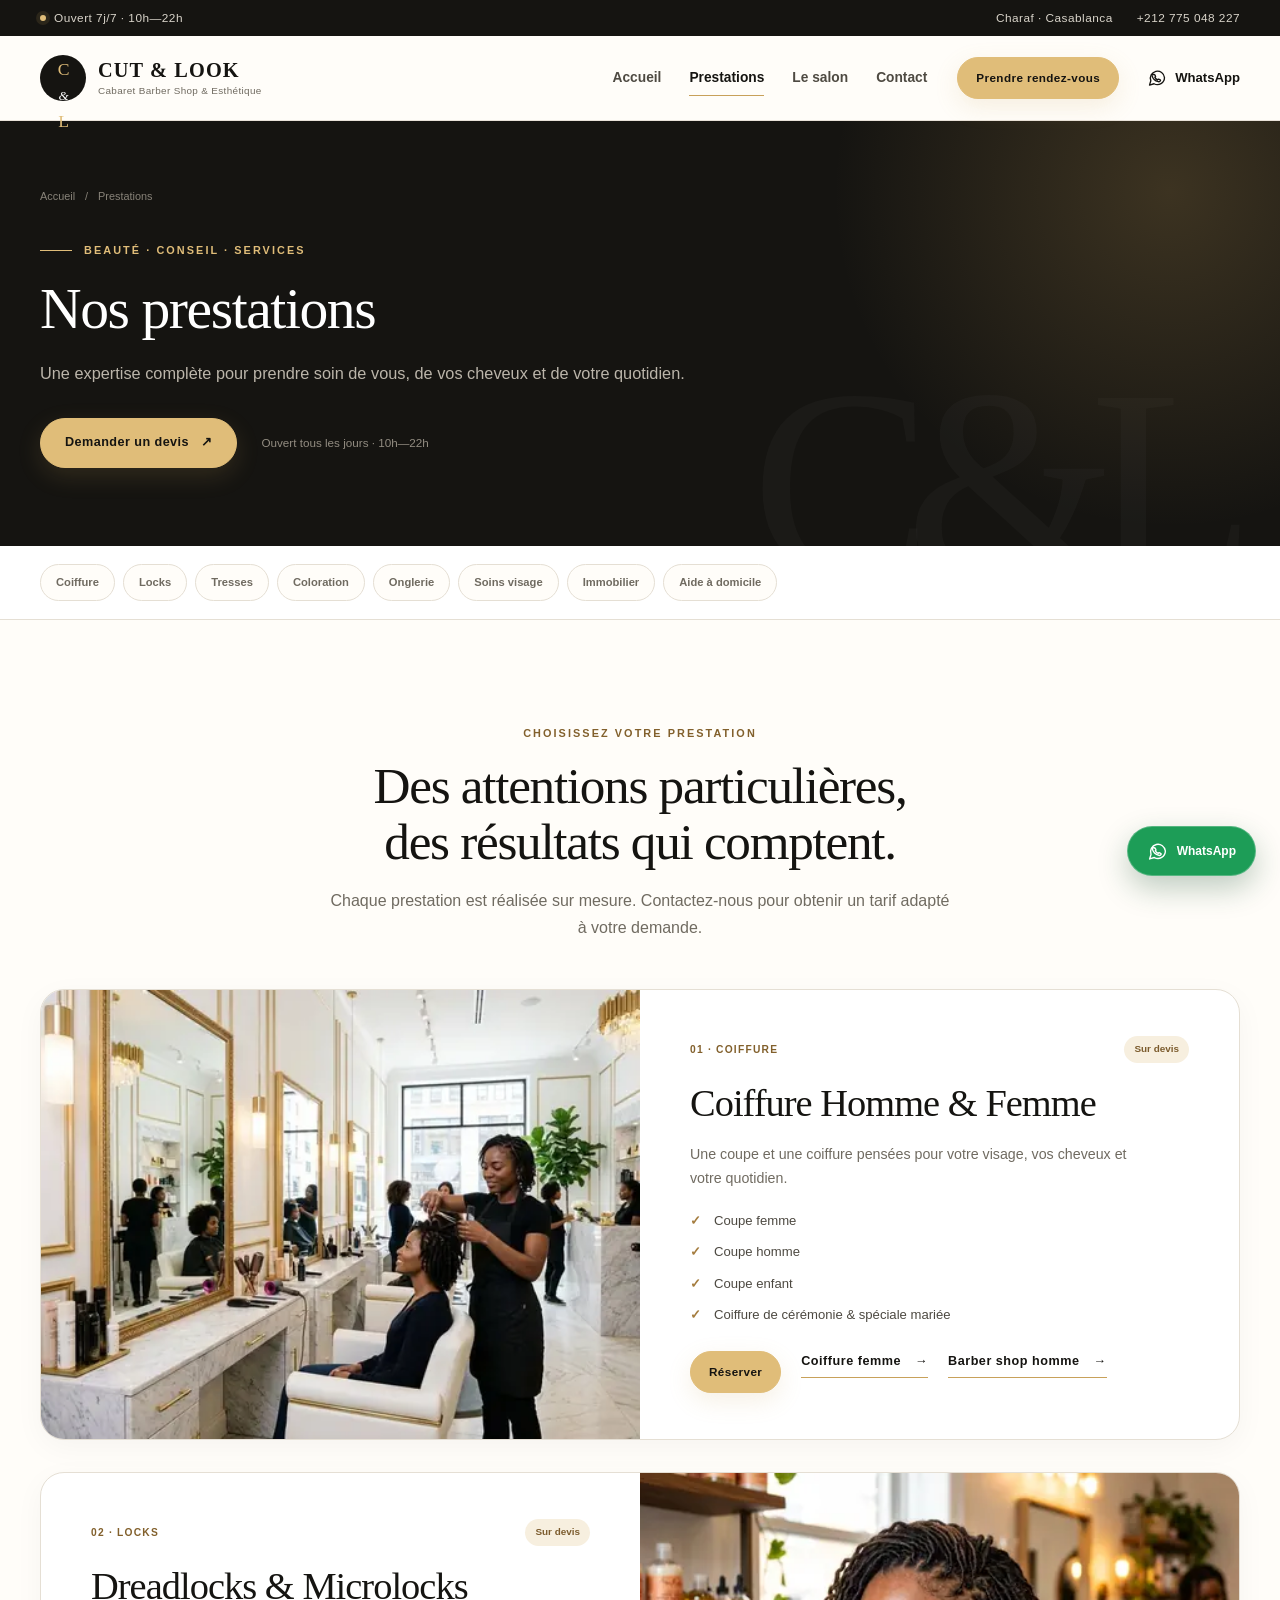
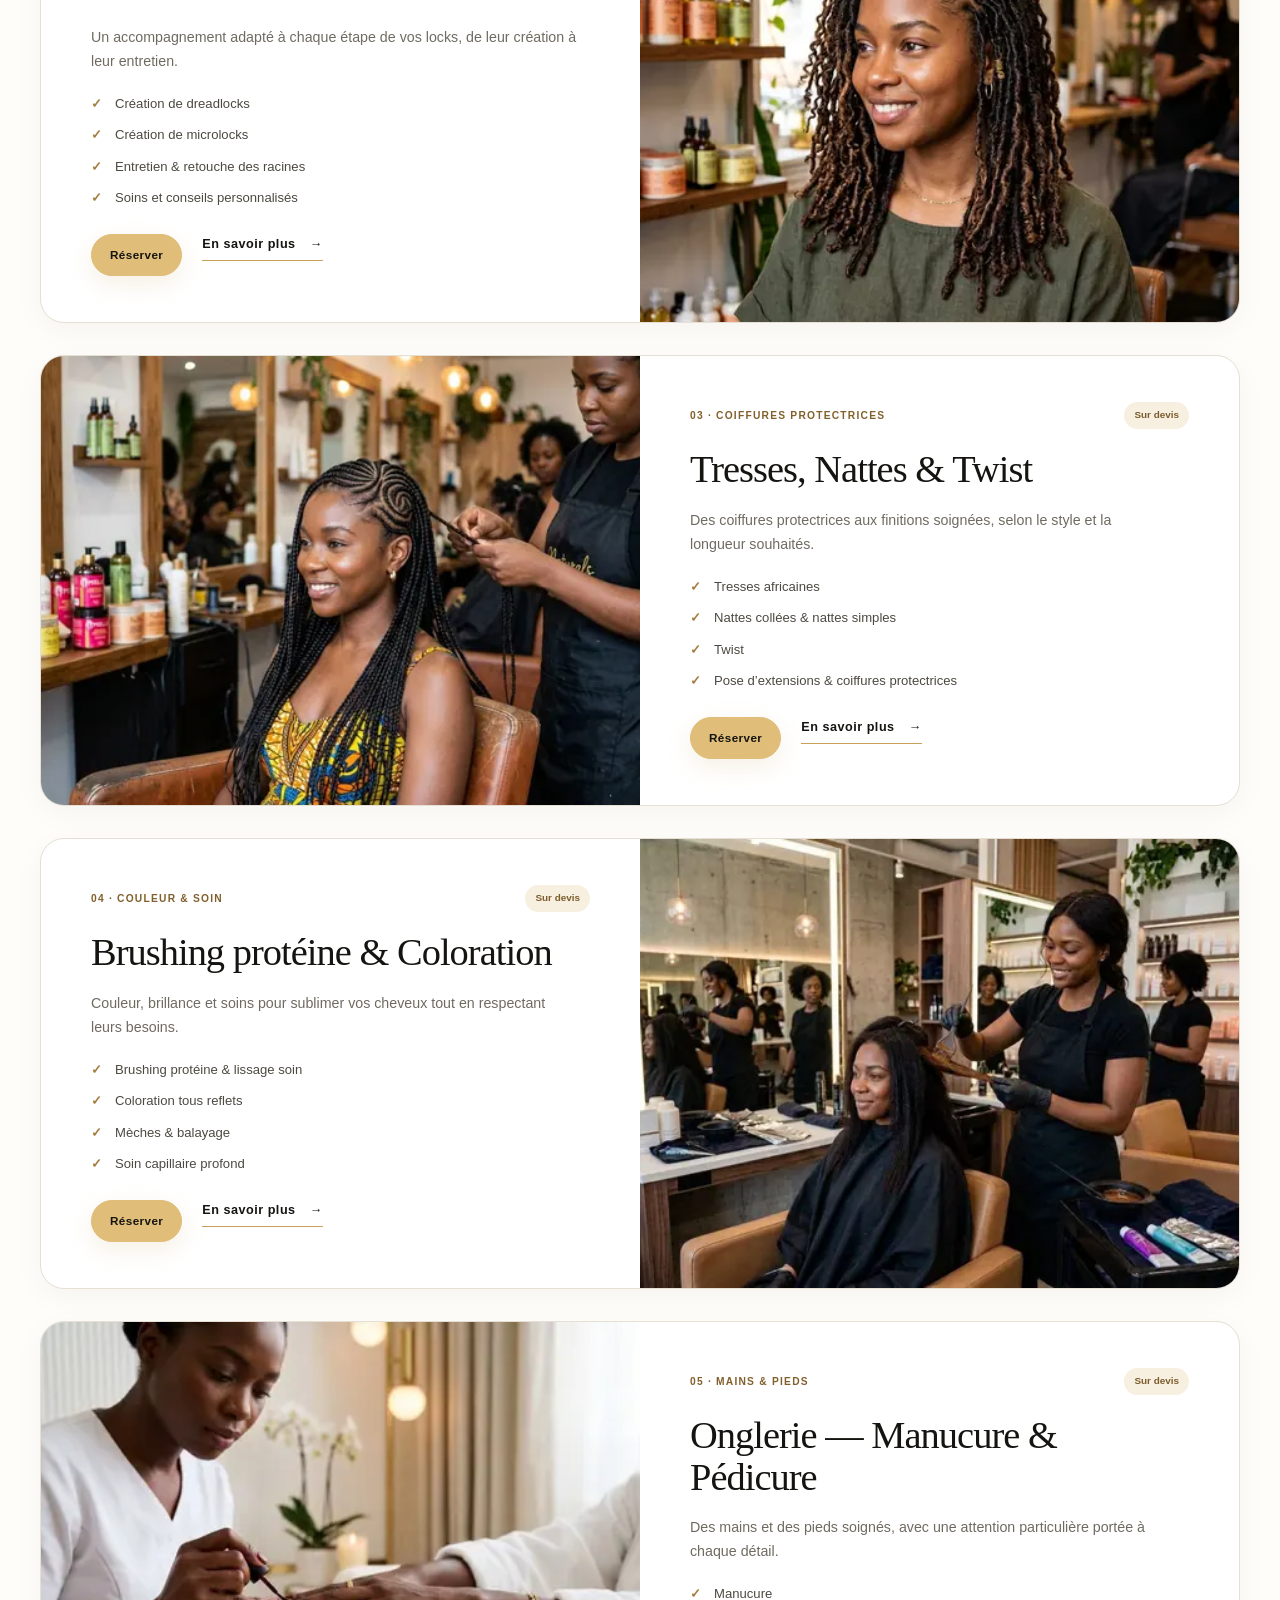
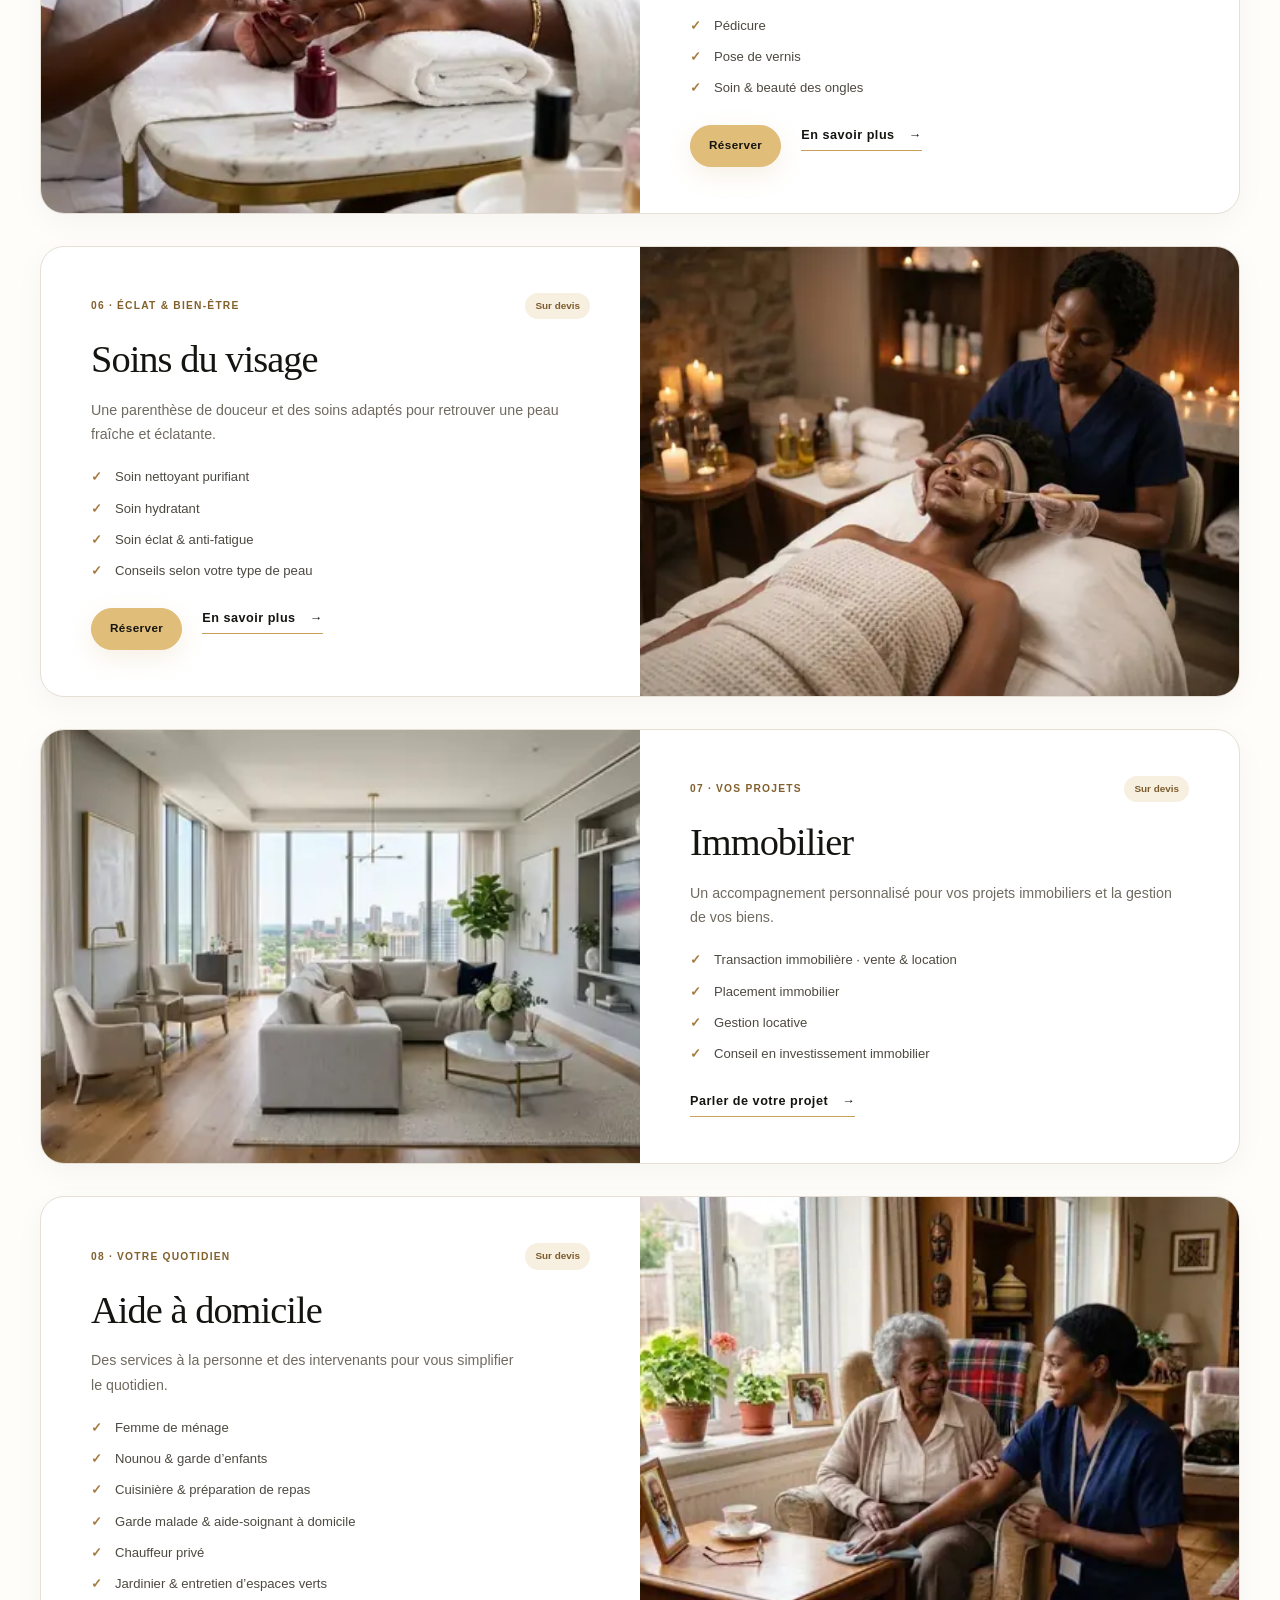
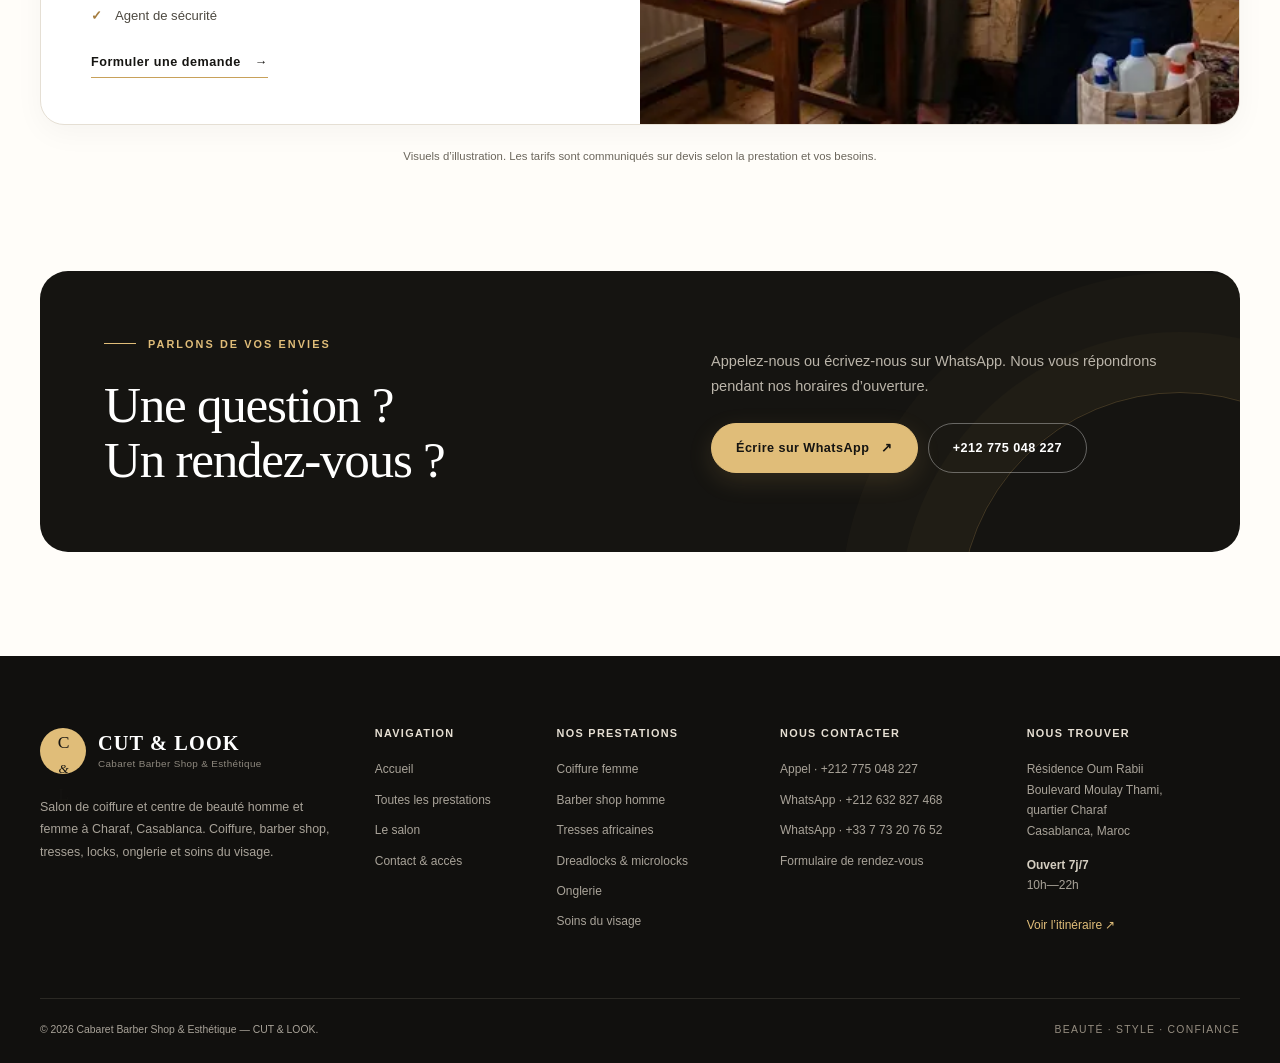
<file: services.html>
<!DOCTYPE html>
<html lang="fr">
<head>
  <meta charset="UTF-8">
  <meta name="viewport" content="width=device-width, initial-scale=1.0">
  <meta name="theme-color" content="#151411">
  <title>Prestations coiffure, tresses, locks &amp; onglerie | Casablanca</title>
  <meta name="description" content="Coiffure femme et homme, tresses africaines, dreadlocks, onglerie, soins du visage. Tarifs communiqués avant la prestation, à Charaf, Casablanca.">
  <meta name="robots" content="index, follow, max-image-preview:large, max-snippet:-1">
  <link rel="canonical" href="https://cabaretshopesthetique.vercel.app/services.html">
  <meta property="og:type" content="website">
  <meta property="og:site_name" content="Cabaret Barber Shop &amp; Esthétique">
  <meta property="og:locale" content="fr_MA">
  <meta property="og:title" content="Nos prestations — Cabaret Barber Shop &amp; Esthétique">
  <meta property="og:description" content="Coiffure, barber shop, tresses, locks, onglerie et soins du visage à Charaf, Casablanca.">
  <meta property="og:url" content="https://cabaretshopesthetique.vercel.app/services.html">
  <meta property="og:image" content="https://cabaretshopesthetique.vercel.app/assets/images/cover-salon.jpg">
  <meta property="og:image:width" content="1086">
  <meta property="og:image:height" content="1448">
  <meta property="og:image:alt" content="Façade du salon Cabaret Barber Shop &amp; Esthétique à Casablanca">
  <meta name="twitter:card" content="summary_large_image">
  <meta name="twitter:title" content="Nos prestations — Cabaret Barber Shop &amp; Esthétique">
  <meta name="twitter:description" content="Coiffure, barber shop, tresses, locks, onglerie et soins du visage à Charaf, Casablanca.">
  <meta name="twitter:image" content="https://cabaretshopesthetique.vercel.app/assets/images/cover-salon.jpg">
  <link rel="stylesheet" href="assets/css/style.css">
  <link rel="icon" href="data:image/svg+xml,%3Csvg xmlns='http://www.w3.org/2000/svg' viewBox='0 0 100 100'%3E%3Crect width='100' height='100' rx='22' fill='%23151411'/%3E%3Ctext x='50' y='62' font-family='Georgia,serif' font-size='38' fill='%23c8a15a' text-anchor='middle'%3EC%26L%3C/text%3E%3C/svg%3E">
    <script type="application/ld+json">
{
  "@context": "https://schema.org",
  "@graph": [
    {
      "@type": "BeautySalon",
      "@id": "https://cabaretshopesthetique.vercel.app/#business",
      "name": "Cabaret Barber Shop & Esthétique",
      "alternateName": "CUT & LOOK",
      "url": "https://cabaretshopesthetique.vercel.app/",
      "description": "Salon de coiffure et centre de beauté à Charaf, Casablanca : coiffure femme et homme, barber shop, tresses africaines, dreadlocks et microlocks, onglerie et soins du visage.",
      "image": [
        "https://cabaretshopesthetique.vercel.app/assets/images/cover-salon.jpg",
        "https://cabaretshopesthetique.vercel.app/assets/images/hero-salon.jpg?v=20261024",
        "https://cabaretshopesthetique.vercel.app/assets/images/service-coiffure.jpg?v=20261024"
      ],
      "telephone": "+212775048227",
      "address": {
        "@type": "PostalAddress",
        "streetAddress": "Résidence Oum Rabii, Boulevard Moulay Thami, quartier Charaf",
        "addressLocality": "Casablanca",
        "addressRegion": "Casablanca-Settat",
        "addressCountry": "MA"
      },
      "geo": {
        "@type": "GeoCoordinates",
        "latitude": 33.5493611,
        "longitude": -7.7013889
      },
      "hasMap": "https://www.google.com/maps/search/?api=1&query=33.5493611%2C-7.7013889",
      "openingHoursSpecification": [
        {
          "@type": "OpeningHoursSpecification",
          "dayOfWeek": [
            "Monday",
            "Tuesday",
            "Wednesday",
            "Thursday",
            "Friday",
            "Saturday",
            "Sunday"
          ],
          "opens": "10:00",
          "closes": "22:00"
        }
      ],
      "areaServed": [
        {
          "@type": "City",
          "name": "Casablanca"
        }
      ],
      "currenciesAccepted": "MAD",
      "knowsLanguage": [
        "fr",
        "ar"
      ],
      "hasOfferCatalog": {
        "@type": "OfferCatalog",
        "name": "Prestations beauté",
        "itemListElement": [
          {
            "@type": "Offer",
            "itemOffered": {
              "@type": "Service",
              "name": "Coiffure femme",
              "url": "https://cabaretshopesthetique.vercel.app/coiffure-femme-casablanca.html"
            }
          },
          {
            "@type": "Offer",
            "itemOffered": {
              "@type": "Service",
              "name": "Barber shop et coiffure homme",
              "url": "https://cabaretshopesthetique.vercel.app/barber-shop-homme-casablanca.html"
            }
          },
          {
            "@type": "Offer",
            "itemOffered": {
              "@type": "Service",
              "name": "Tresses africaines, nattes et twist",
              "url": "https://cabaretshopesthetique.vercel.app/tresses-africaines-casablanca.html"
            }
          },
          {
            "@type": "Offer",
            "itemOffered": {
              "@type": "Service",
              "name": "Dreadlocks et microlocks",
              "url": "https://cabaretshopesthetique.vercel.app/dreadlocks-microlocks-casablanca.html"
            }
          },
          {
            "@type": "Offer",
            "itemOffered": {
              "@type": "Service",
              "name": "Onglerie, manucure et pédicure",
              "url": "https://cabaretshopesthetique.vercel.app/onglerie-manucure-casablanca.html"
            }
          },
          {
            "@type": "Offer",
            "itemOffered": {
              "@type": "Service",
              "name": "Soins du visage",
              "url": "https://cabaretshopesthetique.vercel.app/soins-visage-casablanca.html"
            }
          }
        ]
      }
    },
    {
      "@type": "WebSite",
      "@id": "https://cabaretshopesthetique.vercel.app/#website",
      "url": "https://cabaretshopesthetique.vercel.app/",
      "name": "Cabaret Barber Shop & Esthétique",
      "alternateName": "CUT & LOOK",
      "inLanguage": "fr-MA",
      "publisher": {
        "@id": "https://cabaretshopesthetique.vercel.app/#business"
      }
    },
    {
      "@type": "WebPage",
      "@id": "https://cabaretshopesthetique.vercel.app/services.html#webpage",
      "url": "https://cabaretshopesthetique.vercel.app/services.html",
      "name": "Prestations beauté à Casablanca",
      "description": "Prestations du salon : coiffure, barber shop, tresses, locks, onglerie, soins du visage, immobilier et aide à domicile.",
      "isPartOf": {
        "@id": "https://cabaretshopesthetique.vercel.app/#website"
      },
      "about": {
        "@id": "https://cabaretshopesthetique.vercel.app/#business"
      },
      "inLanguage": "fr-MA",
      "primaryImageOfPage": {
        "@type": "ImageObject",
        "url": "https://cabaretshopesthetique.vercel.app/assets/images/service-coiffure.jpg?v=20261024"
      },
      "breadcrumb": {
        "@id": "https://cabaretshopesthetique.vercel.app/services.html#breadcrumb"
      }
    },
    {
      "@type": "BreadcrumbList",
      "@id": "https://cabaretshopesthetique.vercel.app/services.html#breadcrumb",
      "itemListElement": [
        {
          "@type": "ListItem",
          "position": 1,
          "name": "Accueil",
          "item": "https://cabaretshopesthetique.vercel.app/"
        },
        {
          "@type": "ListItem",
          "position": 2,
          "name": "Prestations",
          "item": "https://cabaretshopesthetique.vercel.app/services.html"
        }
      ]
    },
    {
      "@type": "ItemList",
      "@id": "https://cabaretshopesthetique.vercel.app/services.html#prestations",
      "name": "Prestations du salon",
      "itemListElement": [
        {
          "@type": "ListItem",
          "position": 1,
          "name": "Coiffure femme",
          "url": "https://cabaretshopesthetique.vercel.app/coiffure-femme-casablanca.html"
        },
        {
          "@type": "ListItem",
          "position": 2,
          "name": "Barber shop homme",
          "url": "https://cabaretshopesthetique.vercel.app/barber-shop-homme-casablanca.html"
        },
        {
          "@type": "ListItem",
          "position": 3,
          "name": "Tresses africaines",
          "url": "https://cabaretshopesthetique.vercel.app/tresses-africaines-casablanca.html"
        },
        {
          "@type": "ListItem",
          "position": 4,
          "name": "Dreadlocks & microlocks",
          "url": "https://cabaretshopesthetique.vercel.app/dreadlocks-microlocks-casablanca.html"
        },
        {
          "@type": "ListItem",
          "position": 5,
          "name": "Onglerie",
          "url": "https://cabaretshopesthetique.vercel.app/onglerie-manucure-casablanca.html"
        },
        {
          "@type": "ListItem",
          "position": 6,
          "name": "Soins du visage",
          "url": "https://cabaretshopesthetique.vercel.app/soins-visage-casablanca.html"
        }
      ]
    }
  ]
}
  </script>
</head>
<body>
  <a class="skip-link" href="#main">Aller au contenu principal</a>
  <div class="topbar">
    <div class="container topbar-inner">
      <p><span class="status-dot" aria-hidden="true"></span> Ouvert 7j/7 · 10h—22h</p>
      <div class="topbar-links">
        <a href="https://www.google.com/maps/search/?api=1&query=33.5493611%2C-7.7013889" target="_blank" rel="noopener">Charaf · Casablanca</a>
        <a href="tel:+212775048227" data-cta="topbar">+212 775 048 227</a>
      </div>
    </div>
  </div>

  <header class="site-header" id="header">
    <div class="container header-inner">
      <a href="index.html" class="brand" aria-label="Cabaret Barber Shop & Esthétique — Accueil">
        <span class="brand-mark" aria-hidden="true">C<span>&amp;</span>L</span>
        <span class="brand-copy">
          <strong>CUT & LOOK</strong>
          <small>Cabaret Barber Shop & Esthétique</small>
        </span>
      </a>

      <button class="nav-toggle" type="button" aria-label="Ouvrir le menu" aria-expanded="false" aria-controls="main-nav">
        <span class="nav-toggle-bar"></span>
        <span class="nav-toggle-bar"></span>
        <span class="nav-toggle-bar"></span>
      </button>

      <nav class="main-nav" id="main-nav" aria-label="Navigation principale">
        <ul class="nav-list">
          
<li><a href="index.html" class="nav-link">Accueil</a></li>          <li><a href="services.html" class="nav-link active" aria-current="page">Prestations</a></li>          <li><a href="about.html" class="nav-link">Le salon</a></li>          <li><a href="contact.html" class="nav-link">Contact</a></li>
          <li class="nav-cta"><a href="contact.html#rendez-vous" class="btn btn-primary btn-small" data-cta="header">Prendre rendez-vous</a></li>
        </ul>
      </nav>

      <a href="https://wa.me/212632827468" class="header-whatsapp" target="_blank" rel="noopener" aria-label="Nous écrire sur WhatsApp" data-cta="header">
        <svg viewBox="0 0 24 24" aria-hidden="true"><path d="M21 11.5a8.5 8.5 0 0 1-12.6 7.4L3 20.5l1.6-5.2A8.5 8.5 0 1 1 21 11.5Z"/><path d="M8.2 8.1c.3-.5.7-.4 1-.1l1 1.8c.2.3.1.6-.1.8l-.6.6c.7 1.4 1.8 2.4 3.2 3l.6-.7c.2-.2.5-.3.8-.1l1.8.9c.4.2.4.6.2 1-.5 1-1.5 1.4-2.6 1.1-3.7-.9-6.6-3.7-7.4-7.3-.2-.7 0-1.4.5-2Z"/></svg>
        <span>WhatsApp</span>
      </a>
    </div>
  </header>

  <main id="main">
    <section class="page-hero" aria-labelledby="page-title">
      <div class="page-hero-glow" aria-hidden="true"></div>
      <div class="container page-hero-inner">
        <nav class="breadcrumbs" aria-label="Fil d’Ariane"><a href="index.html">Accueil</a><span>/</span><span>Prestations</span></nav>
        <p class="eyebrow"><span></span> Beauté · Conseil · Services</p>
        <h1 id="page-title">Nos prestations</h1>
        <p>Une expertise complète pour prendre soin de vous, de vos cheveux et de votre quotidien.</p>
        <div class="page-hero-actions">
          <a href="contact.html#rendez-vous" class="btn btn-primary">Demander un devis <span aria-hidden="true">↗</span></a>
          <span class="page-hero-note">Ouvert tous les jours · 10h—22h</span>
        </div>
      </div>
    </section>

    <div class="service-quicknav-wrap">
      <nav class="container service-quicknav" aria-label="Accès rapide aux prestations">
        <a href="#coiffure">Coiffure</a>
        <a href="#dreadlocks">Locks</a>
        <a href="#tresses">Tresses</a>
        <a href="#coloration">Coloration</a>
        <a href="#onglerie">Onglerie</a>
        <a href="#visage">Soins visage</a>
        <a href="#immobilier">Immobilier</a>
        <a href="#aide-domicile">Aide à domicile</a>
      </nav>
    </div>

    <section class="section services-page" aria-label="Détail des prestations">
      <div class="container">
        <div class="section-heading centered-heading">
          <p class="section-kicker">Choisissez votre prestation</p>
          <h2>Des attentions particulières,<br>des résultats qui comptent.</h2>
          <p>Chaque prestation est réalisée sur mesure. Contactez-nous pour obtenir un tarif adapté à votre demande.</p>
        </div>

        <div class="service-categories">
          <article class="service-detail" id="coiffure">
            <div class="service-detail-media">
              <picture>
                <source type="image/webp" srcset="assets/images/service-coiffure-480.webp?v=20261024 480w, assets/images/service-coiffure-800.webp?v=20261024 800w, assets/images/service-coiffure-1200.webp?v=20261024 1200w" sizes="(max-width: 600px) 92vw, (max-width: 1120px) 46vw, 280px">
                <img src="assets/images/service-coiffure.jpg?v=20261024" alt="Illustration d’une coupe réalisée dans un salon de coiffure" width="1200" height="896" loading="lazy" decoding="async">
              </picture>
            </div>
            <div class="service-detail-content">
              <div class="service-detail-meta"><span class="service-index">01 · Coiffure</span><span class="service-price">Sur devis</span></div>
              <h2>Coiffure Homme &amp; Femme</h2>
              <p class="service-description">Une coupe et une coiffure pensées pour votre visage, vos cheveux et votre quotidien.</p>
              <ul class="check-list">
                <li>Coupe femme</li><li>Coupe homme</li><li>Coupe enfant</li><li>Coiffure de cérémonie &amp; spéciale mariée</li>
              </ul>
              <div class="service-actions"><a href="contact.html#rendez-vous" class="btn btn-primary btn-small" data-cta="service">Réserver</a><a href="coiffure-femme-casablanca.html" class="text-link">Coiffure femme <span aria-hidden="true">→</span></a><a href="barber-shop-homme-casablanca.html" class="text-link">Barber shop homme <span aria-hidden="true">→</span></a></div>
            </div>
          </article>

          <article class="service-detail" id="dreadlocks">
            <div class="service-detail-media">
              <picture>
                <source type="image/webp" srcset="assets/images/service-dreadlocks-480.webp 480w, assets/images/service-dreadlocks-800.webp 800w, assets/images/service-dreadlocks-1200.webp 1200w" sizes="(max-width: 600px) 92vw, (max-width: 1120px) 46vw, 280px">
                <img src="assets/images/service-dreadlocks.jpg" alt="Illustration de locks et microlocks entretenues" width="1200" height="896" loading="lazy" decoding="async">
              </picture>
            </div>
            <div class="service-detail-content">
              <div class="service-detail-meta"><span class="service-index">02 · Locks</span><span class="service-price">Sur devis</span></div>
              <h2>Dreadlocks &amp; Microlocks</h2>
              <p class="service-description">Un accompagnement adapté à chaque étape de vos locks, de leur création à leur entretien.</p>
              <ul class="check-list">
                <li>Création de dreadlocks</li><li>Création de microlocks</li><li>Entretien &amp; retouche des racines</li><li>Soins et conseils personnalisés</li>
              </ul>
              <div class="service-actions"><a href="contact.html#rendez-vous" class="btn btn-primary btn-small" data-cta="service">Réserver</a><a href="dreadlocks-microlocks-casablanca.html" class="text-link">En savoir plus <span aria-hidden="true">→</span></a></div>
            </div>
          </article>

          <article class="service-detail" id="tresses">
            <div class="service-detail-media">
              <picture>
                <source type="image/webp" srcset="assets/images/service-tresses-480.webp 480w, assets/images/service-tresses-800.webp 800w, assets/images/service-tresses-1200.webp 1200w" sizes="(max-width: 600px) 92vw, (max-width: 1120px) 46vw, 280px">
                <img src="assets/images/service-tresses.jpg" alt="Illustration de tresses africaines réalisées avec précision" width="1200" height="896" loading="lazy" decoding="async">
              </picture>
            </div>
            <div class="service-detail-content">
              <div class="service-detail-meta"><span class="service-index">03 · Coiffures protectrices</span><span class="service-price">Sur devis</span></div>
              <h2>Tresses, Nattes &amp; Twist</h2>
              <p class="service-description">Des coiffures protectrices aux finitions soignées, selon le style et la longueur souhaités.</p>
              <ul class="check-list">
                <li>Tresses africaines</li><li>Nattes collées &amp; nattes simples</li><li>Twist</li><li>Pose d’extensions &amp; coiffures protectrices</li>
              </ul>
              <div class="service-actions"><a href="contact.html#rendez-vous" class="btn btn-primary btn-small" data-cta="service">Réserver</a><a href="tresses-africaines-casablanca.html" class="text-link">En savoir plus <span aria-hidden="true">→</span></a></div>
            </div>
          </article>

          <article class="service-detail" id="coloration">
            <div class="service-detail-media">
              <picture>
                <source type="image/webp" srcset="assets/images/service-coloration-480.webp?v=20261024 480w, assets/images/service-coloration-800.webp?v=20261024 800w, assets/images/service-coloration-1200.webp?v=20261024 1200w" sizes="(max-width: 600px) 92vw, (max-width: 1120px) 46vw, 280px">
                <img src="assets/images/service-coloration.jpg?v=20261024" alt="Illustration d’une coloration capillaire en cours de réalisation" width="1200" height="896" loading="lazy" decoding="async">
              </picture>
            </div>
            <div class="service-detail-content">
              <div class="service-detail-meta"><span class="service-index">04 · Couleur &amp; soin</span><span class="service-price">Sur devis</span></div>
              <h2>Brushing protéine &amp; Coloration</h2>
              <p class="service-description">Couleur, brillance et soins pour sublimer vos cheveux tout en respectant leurs besoins.</p>
              <ul class="check-list">
                <li>Brushing protéine &amp; lissage soin</li><li>Coloration tous reflets</li><li>Mèches &amp; balayage</li><li>Soin capillaire profond</li>
              </ul>
              <div class="service-actions"><a href="contact.html#rendez-vous" class="btn btn-primary btn-small" data-cta="service">Réserver</a><a href="coiffure-femme-casablanca.html#coloration" class="text-link">En savoir plus <span aria-hidden="true">→</span></a></div>
            </div>
          </article>

          <article class="service-detail" id="onglerie">
            <div class="service-detail-media">
              <picture>
                <source type="image/webp" srcset="assets/images/service-onglerie-480.webp?v=20261024 480w, assets/images/service-onglerie-800.webp?v=20261024 800w, assets/images/service-onglerie-1200.webp?v=20261024 1200w" sizes="(max-width: 600px) 92vw, (max-width: 1120px) 46vw, 280px">
                <img src="assets/images/service-onglerie.jpg?v=20261024" alt="Illustration d’une manucure avec vernis bordeaux" width="1200" height="896" loading="lazy" decoding="async">
              </picture>
            </div>
            <div class="service-detail-content">
              <div class="service-detail-meta"><span class="service-index">05 · Mains &amp; pieds</span><span class="service-price">Sur devis</span></div>
              <h2>Onglerie — Manucure &amp; Pédicure</h2>
              <p class="service-description">Des mains et des pieds soignés, avec une attention particulière portée à chaque détail.</p>
              <ul class="check-list">
                <li>Manucure</li><li>Pédicure</li><li>Pose de vernis</li><li>Soin &amp; beauté des ongles</li>
              </ul>
              <div class="service-actions"><a href="contact.html#rendez-vous" class="btn btn-primary btn-small" data-cta="service">Réserver</a><a href="onglerie-manucure-casablanca.html" class="text-link">En savoir plus <span aria-hidden="true">→</span></a></div>
            </div>
          </article>

          <article class="service-detail" id="visage">
            <div class="service-detail-media">
              <picture>
                <source type="image/webp" srcset="assets/images/service-visage-480.webp?v=20261024 480w, assets/images/service-visage-800.webp?v=20261024 800w, assets/images/service-visage-1200.webp?v=20261024 1200w" sizes="(max-width: 600px) 92vw, (max-width: 1120px) 46vw, 280px">
                <img src="assets/images/service-visage.jpg?v=20261024" alt="Illustration d’un soin du visage dans une ambiance apaisante" width="1200" height="896" loading="lazy" decoding="async">
              </picture>
            </div>
            <div class="service-detail-content">
              <div class="service-detail-meta"><span class="service-index">06 · Éclat &amp; bien-être</span><span class="service-price">Sur devis</span></div>
              <h2>Soins du visage</h2>
              <p class="service-description">Une parenthèse de douceur et des soins adaptés pour retrouver une peau fraîche et éclatante.</p>
              <ul class="check-list">
                <li>Soin nettoyant purifiant</li><li>Soin hydratant</li><li>Soin éclat &amp; anti-fatigue</li><li>Conseils selon votre type de peau</li>
              </ul>
              <div class="service-actions"><a href="contact.html#rendez-vous" class="btn btn-primary btn-small" data-cta="service">Réserver</a><a href="soins-visage-casablanca.html" class="text-link">En savoir plus <span aria-hidden="true">→</span></a></div>
            </div>
          </article>

          <article class="service-detail" id="immobilier">
            <div class="service-detail-media">
              <picture>
                <source type="image/webp" srcset="assets/images/service-immobilier-480.webp 480w, assets/images/service-immobilier-800.webp 800w, assets/images/service-immobilier-1200.webp 1200w" sizes="(max-width: 600px) 92vw, (max-width: 1120px) 46vw, 280px">
                <img src="assets/images/service-immobilier.jpg" alt="Illustration d’un appartement moderne pour un projet immobilier" width="1376" height="768" loading="lazy" decoding="async">
              </picture>
            </div>
            <div class="service-detail-content">
              <div class="service-detail-meta"><span class="service-index">07 · Vos projets</span><span class="service-price">Sur devis</span></div>
              <h2>Immobilier</h2>
              <p class="service-description">Un accompagnement personnalisé pour vos projets immobiliers et la gestion de vos biens.</p>
              <ul class="check-list">
                <li>Transaction immobilière · vente &amp; location</li><li>Placement immobilier</li><li>Gestion locative</li><li>Conseil en investissement immobilier</li>
              </ul>
              <a href="contact.html#rendez-vous" class="text-link">Parler de votre projet <span aria-hidden="true">→</span></a>
            </div>
          </article>

          <article class="service-detail" id="aide-domicile">
            <div class="service-detail-media">
              <picture>
                <source type="image/webp" srcset="assets/images/service-aide-domicile-480.webp?v=20261024 480w, assets/images/service-aide-domicile-800.webp?v=20261024 800w, assets/images/service-aide-domicile-1200.webp?v=20261024 1200w" sizes="(max-width: 600px) 92vw, (max-width: 1120px) 46vw, 280px">
                <img src="assets/images/service-aide-domicile.jpg?v=20261024" alt="Illustration d’une aide à domicile auprès d’une personne âgée" width="1200" height="896" loading="lazy" decoding="async">
              </picture>
            </div>
            <div class="service-detail-content">
              <div class="service-detail-meta"><span class="service-index">08 · Votre quotidien</span><span class="service-price">Sur devis</span></div>
              <h2>Aide à domicile</h2>
              <p class="service-description">Des services à la personne et des intervenants pour vous simplifier le quotidien.</p>
              <ul class="check-list">
                <li>Femme de ménage</li><li>Nounou &amp; garde d’enfants</li><li>Cuisinière &amp; préparation de repas</li><li>Garde malade &amp; aide-soignant à domicile</li><li>Chauffeur privé</li><li>Jardinier &amp; entretien d’espaces verts</li><li>Agent de sécurité</li>
              </ul>
              <a href="contact.html#rendez-vous" class="text-link">Formuler une demande <span aria-hidden="true">→</span></a>
            </div>
          </article>
        </div>
        <p class="visual-note">Visuels d’illustration. Les tarifs sont communiqués sur devis selon la prestation et vos besoins.</p>
      </div>
    </section>

    <section class="section cta-section compact-cta" aria-labelledby="cta-title">
      <div class="container cta-card">
        <div><p class="eyebrow"><span></span> Parlons de vos envies</p><h2 id="cta-title">Une question ?<br>Un rendez-vous ?</h2></div>
        <div class="cta-actions">
          <p>Appelez-nous ou écrivez-nous sur WhatsApp. Nous vous répondrons pendant nos horaires d’ouverture.</p>
          <div>
            <a href="https://wa.me/212632827468" class="btn btn-primary" target="_blank" rel="noopener">Écrire sur WhatsApp <span aria-hidden="true">↗</span></a>
            <a href="tel:+212775048227" class="btn btn-ghost">+212 775 048 227</a>
          </div>
        </div>
      </div>
    </section>
  </main>

  <footer class="site-footer">
    <div class="container footer-grid">
      <div class="footer-brand">
        <a href="index.html" class="brand" aria-label="Cabaret Barber Shop & Esthétique — Accueil">
          <span class="brand-mark" aria-hidden="true">C<span>&amp;</span>L</span>
          <span class="brand-copy"><strong>CUT & LOOK</strong><small>Cabaret Barber Shop & Esthétique</small></span>
        </a>
        <p>Salon de coiffure et centre de beauté homme et femme à Charaf, Casablanca. Coiffure, barber shop, tresses, locks, onglerie et soins du visage.</p>
      </div>
      <div class="footer-column">
        <h2>Navigation</h2>
        <ul>
          <li><a href="index.html">Accueil</a></li>
          <li><a href="services.html">Toutes les prestations</a></li>
          <li><a href="about.html">Le salon</a></li>
          <li><a href="contact.html">Contact &amp; accès</a></li>
        </ul>
      </div>
      <div class="footer-column">
        <h2>Nos prestations</h2>
        <ul>
            <li><a href="coiffure-femme-casablanca.html">Coiffure femme</a></li>
            <li><a href="barber-shop-homme-casablanca.html">Barber shop homme</a></li>
            <li><a href="tresses-africaines-casablanca.html">Tresses africaines</a></li>
            <li><a href="dreadlocks-microlocks-casablanca.html">Dreadlocks &amp; microlocks</a></li>
            <li><a href="onglerie-manucure-casablanca.html">Onglerie</a></li>
            <li><a href="soins-visage-casablanca.html">Soins du visage</a></li>
        </ul>
      </div>
      <div class="footer-column">
        <h2>Nous contacter</h2>
        <ul>
          <li><a href="tel:+212775048227" data-cta="footer">Appel · +212 775 048 227</a></li>
          <li><a href="https://wa.me/212632827468" target="_blank" rel="noopener" data-cta="footer">WhatsApp · +212 632 827 468</a></li>
          <li><a href="https://wa.me/33773207652" target="_blank" rel="noopener" data-cta="footer">WhatsApp · +33 7 73 20 76 52</a></li>
          <li><a href="contact.html#rendez-vous">Formulaire de rendez-vous</a></li>
        </ul>
      </div>
      <div class="footer-column">
        <h2>Nous trouver</h2>
        <p>Résidence Oum Rabii<br>Boulevard Moulay Thami, quartier Charaf<br>Casablanca, Maroc</p>
        <p><strong>Ouvert 7j/7</strong><br>10h—22h</p>
        <a href="https://www.google.com/maps/search/?api=1&query=33.5493611%2C-7.7013889" target="_blank" rel="noopener" class="footer-map-link" data-cta="footer">Voir l’itinéraire ↗</a>
      </div>
    </div>
    <div class="container footer-bottom">
      <p>© <span data-current-year>2026</span> Cabaret Barber Shop & Esthétique — CUT & LOOK.</p>
      <p>Beauté · Style · Confiance</p>
    </div>
  </footer>
  <a class="whatsapp-float" href="https://wa.me/212632827468" target="_blank" rel="noopener" aria-label="Réserver sur WhatsApp"><svg viewBox="0 0 24 24" aria-hidden="true"><path d="M21 11.5a8.5 8.5 0 0 1-12.6 7.4L3 20.5l1.6-5.2A8.5 8.5 0 1 1 21 11.5Z"/><path d="M8.2 8.1c.3-.5.7-.4 1-.1l1 1.8c.2.3.1.6-.1.8l-.6.6c.7 1.4 1.8 2.4 3.2 3l.6-.7c.2-.2.5-.3.8-.1l1.8.9c.4.2.4.6.2 1-.5 1-1.5 1.4-2.6 1.1-3.7-.9-6.6-3.7-7.4-7.3-.2-.7 0-1.4.5-2Z"/></svg><span>WhatsApp</span></a>
    <script src="assets/js/tracking.js" defer></script>
  <script src="assets/js/main.js"></script>
</body>
</html>
</file>
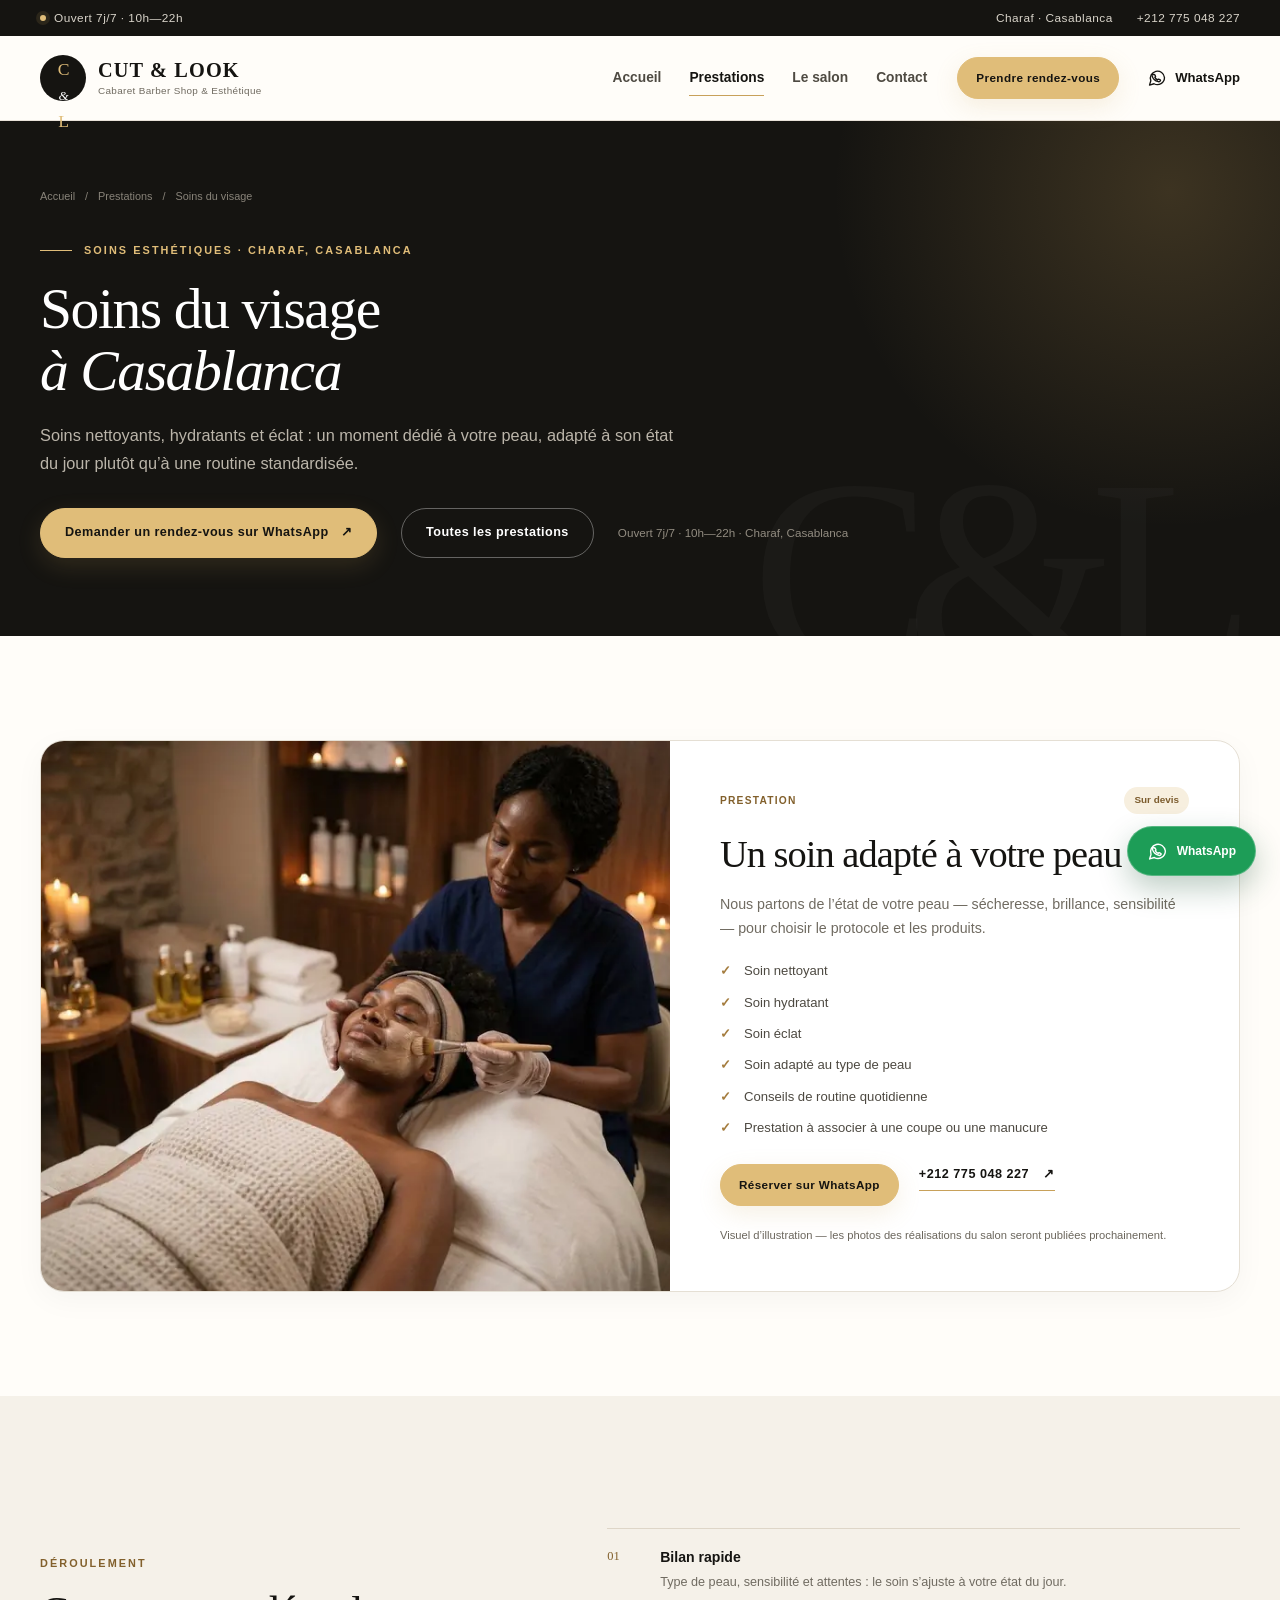
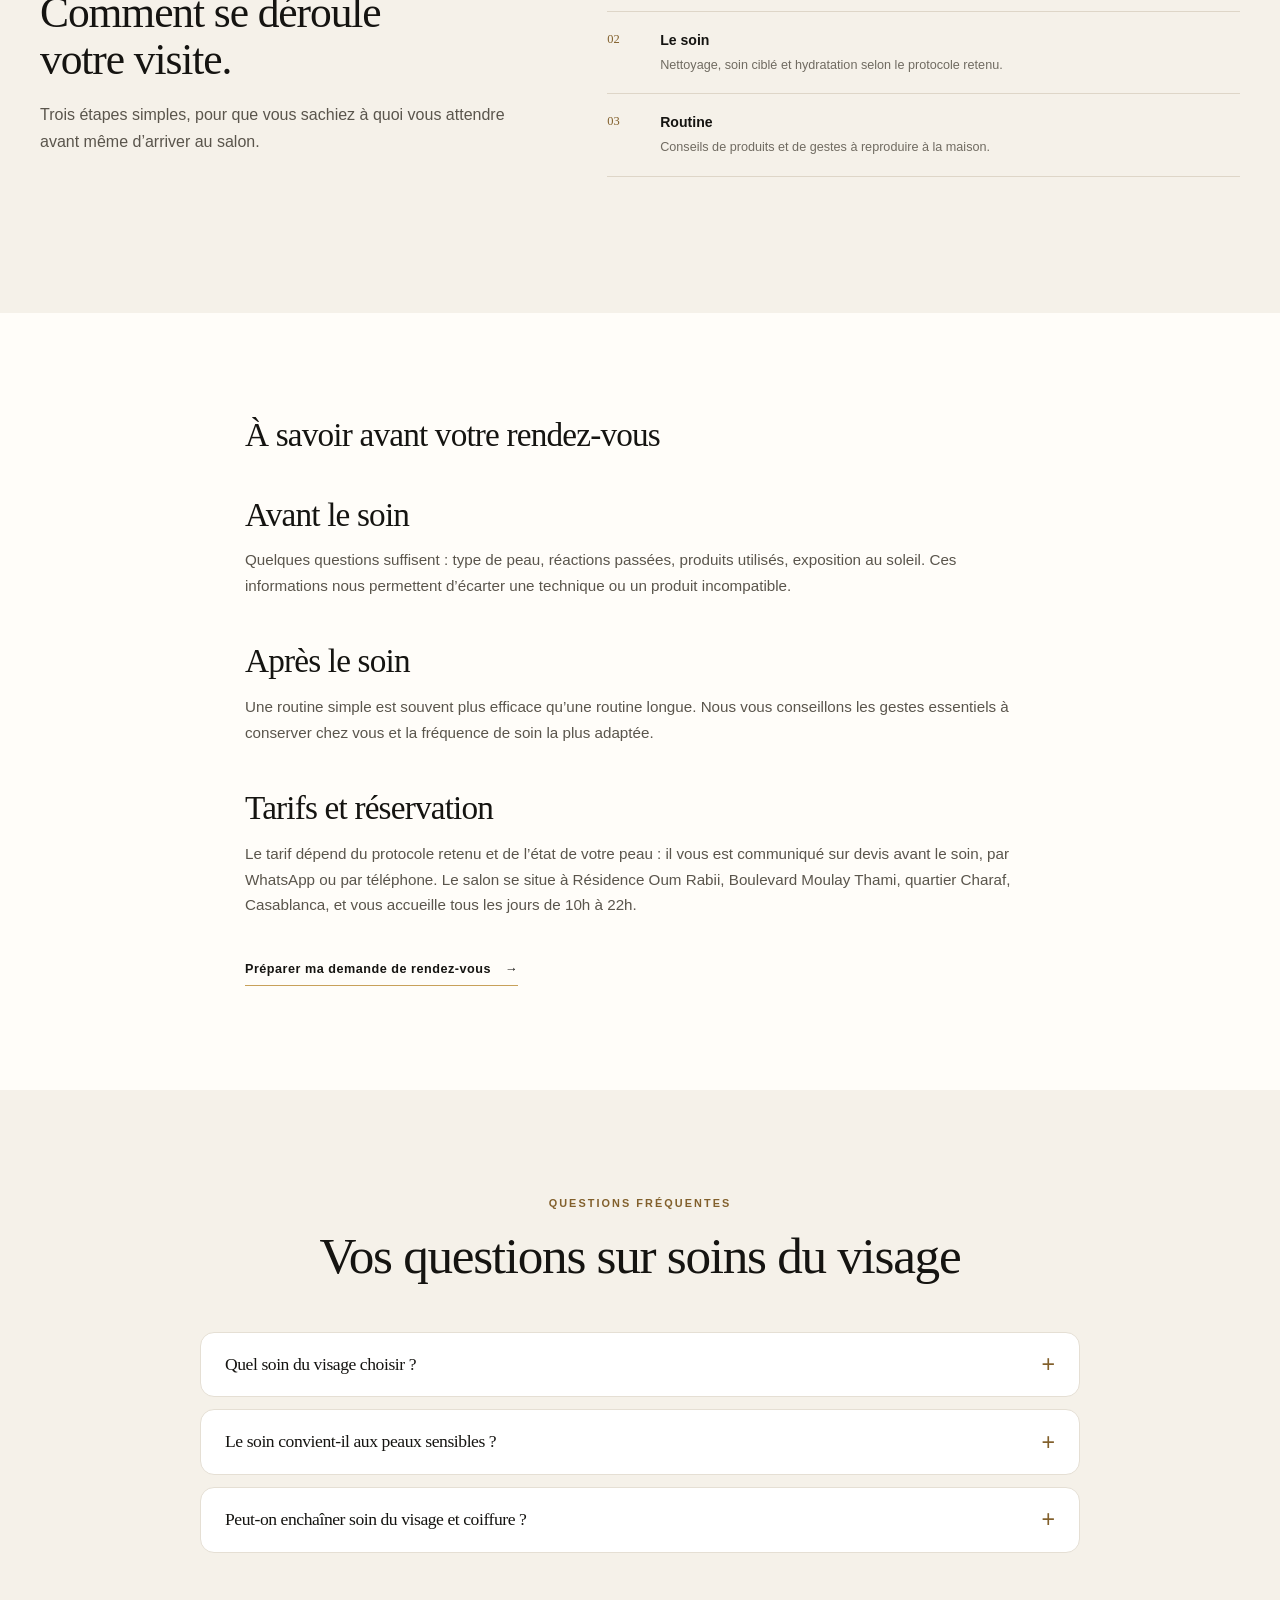
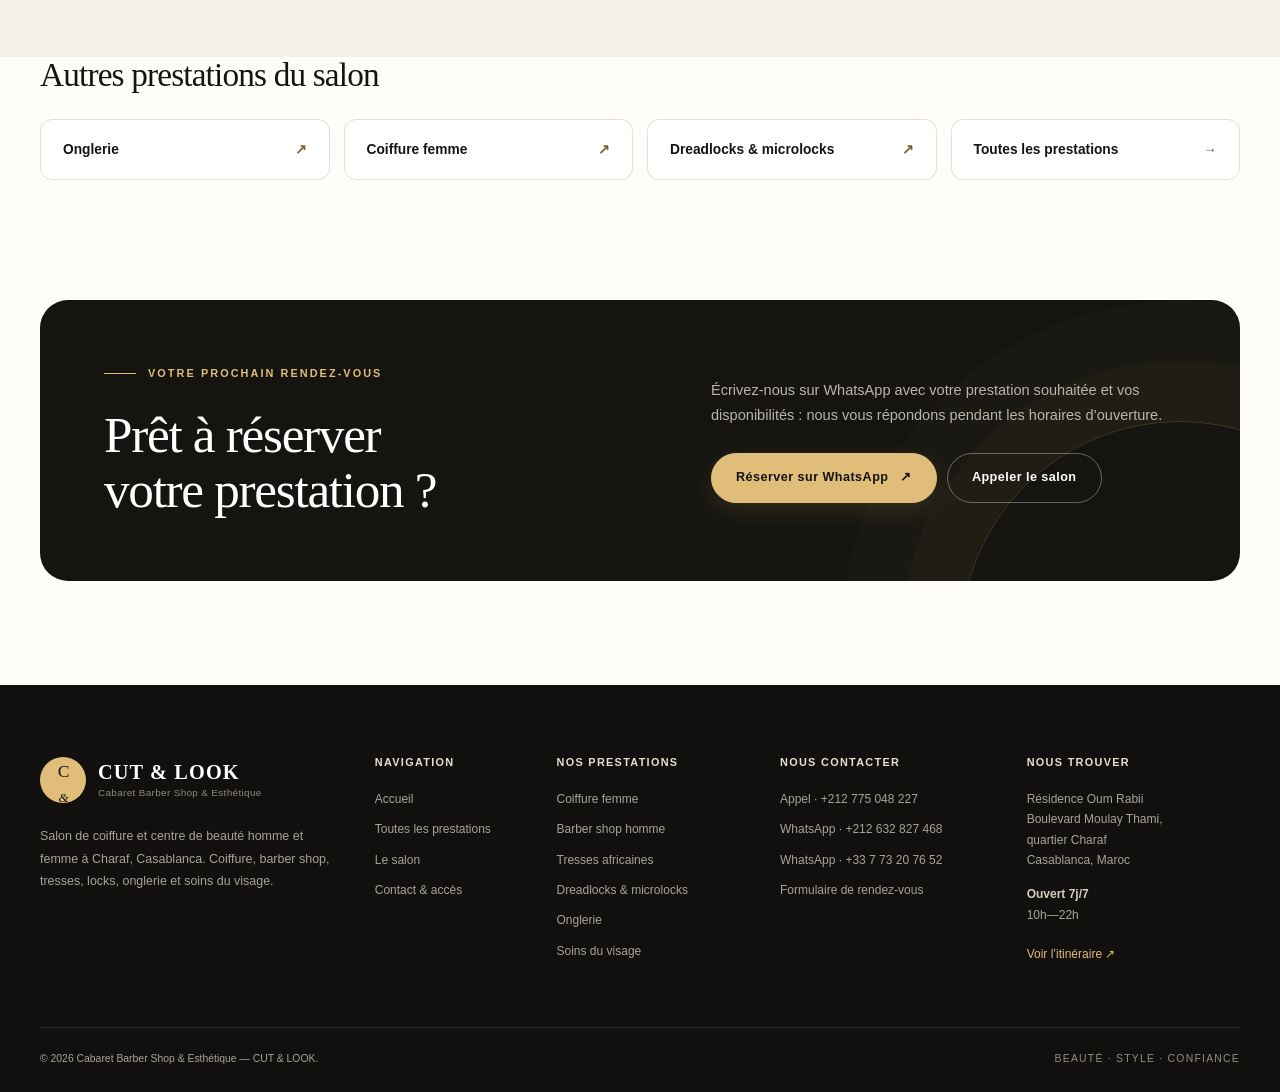
<file: soins-visage-casablanca.html>
<!DOCTYPE html>
<html lang="fr">
<head>
  <meta charset="UTF-8">
  <meta name="viewport" content="width=device-width, initial-scale=1.0">
  <meta name="theme-color" content="#151411">
  <title>Soins du visage à Casablanca | Cabaret Barber Shop</title>
  <meta name="description" content="Soins du visage à Casablanca : nettoyage, hydratation et soin éclat adaptés à votre peau. Salon à Charaf, rendez-vous par WhatsApp, 7j/7.">
  <meta name="robots" content="index, follow, max-image-preview:large, max-snippet:-1">
  <link rel="canonical" href="https://cabaretshopesthetique.vercel.app/soins-visage-casablanca.html">
  <meta property="og:type" content="website">
  <meta property="og:site_name" content="Cabaret Barber Shop &amp; Esthétique">
  <meta property="og:locale" content="fr_MA">
  <meta property="og:title" content="Soins du visage à Casablanca — Charaf">
  <meta property="og:description" content="Nettoyage, hydratation et soin éclat adaptés à votre peau au salon de Charaf, Casablanca. Rendez-vous par WhatsApp.">
  <meta property="og:url" content="https://cabaretshopesthetique.vercel.app/soins-visage-casablanca.html">
  <meta property="og:image" content="https://cabaretshopesthetique.vercel.app/assets/images/service-visage.jpg?v=20261024">
  <meta property="og:image:width" content="1200">
  <meta property="og:image:height" content="896">
  <meta property="og:image:alt" content="Illustration d’un soin du visage au salon à Casablanca">
  <meta name="twitter:card" content="summary_large_image">
  <meta name="twitter:title" content="Soins du visage à Casablanca — Charaf">
  <meta name="twitter:description" content="Nettoyage, hydratation et soin éclat adaptés à votre peau au salon de Charaf, Casablanca. Rendez-vous par WhatsApp.">
  <meta name="twitter:image" content="https://cabaretshopesthetique.vercel.app/assets/images/service-visage.jpg?v=20261024">
  <link rel="stylesheet" href="assets/css/style.css">
  <link rel="icon" href="data:image/svg+xml,%3Csvg xmlns='http://www.w3.org/2000/svg' viewBox='0 0 100 100'%3E%3Crect width='100' height='100' rx='22' fill='%23151411'/%3E%3Ctext x='50' y='62' font-family='Georgia,serif' font-size='38' fill='%23c8a15a' text-anchor='middle'%3EC%26L%3C/text%3E%3C/svg%3E">
    <script type="application/ld+json">
{
  "@context": "https://schema.org",
  "@graph": [
    {
      "@type": "BeautySalon",
      "@id": "https://cabaretshopesthetique.vercel.app/#business",
      "name": "Cabaret Barber Shop & Esthétique",
      "alternateName": "CUT & LOOK",
      "url": "https://cabaretshopesthetique.vercel.app/",
      "description": "Salon de coiffure et centre de beauté à Charaf, Casablanca : coiffure femme et homme, barber shop, tresses africaines, dreadlocks et microlocks, onglerie et soins du visage.",
      "image": [
        "https://cabaretshopesthetique.vercel.app/assets/images/cover-salon.jpg",
        "https://cabaretshopesthetique.vercel.app/assets/images/hero-salon.jpg?v=20261024",
        "https://cabaretshopesthetique.vercel.app/assets/images/service-coiffure.jpg?v=20261024"
      ],
      "telephone": "+212775048227",
      "address": {
        "@type": "PostalAddress",
        "streetAddress": "Résidence Oum Rabii, Boulevard Moulay Thami, quartier Charaf",
        "addressLocality": "Casablanca",
        "addressRegion": "Casablanca-Settat",
        "addressCountry": "MA"
      },
      "geo": {
        "@type": "GeoCoordinates",
        "latitude": 33.5493611,
        "longitude": -7.7013889
      },
      "hasMap": "https://www.google.com/maps/search/?api=1&query=33.5493611%2C-7.7013889",
      "openingHoursSpecification": [
        {
          "@type": "OpeningHoursSpecification",
          "dayOfWeek": [
            "Monday",
            "Tuesday",
            "Wednesday",
            "Thursday",
            "Friday",
            "Saturday",
            "Sunday"
          ],
          "opens": "10:00",
          "closes": "22:00"
        }
      ],
      "areaServed": [
        {
          "@type": "City",
          "name": "Casablanca"
        }
      ],
      "currenciesAccepted": "MAD",
      "knowsLanguage": [
        "fr",
        "ar"
      ],
      "hasOfferCatalog": {
        "@type": "OfferCatalog",
        "name": "Prestations beauté",
        "itemListElement": [
          {
            "@type": "Offer",
            "itemOffered": {
              "@type": "Service",
              "name": "Coiffure femme",
              "url": "https://cabaretshopesthetique.vercel.app/coiffure-femme-casablanca.html"
            }
          },
          {
            "@type": "Offer",
            "itemOffered": {
              "@type": "Service",
              "name": "Barber shop et coiffure homme",
              "url": "https://cabaretshopesthetique.vercel.app/barber-shop-homme-casablanca.html"
            }
          },
          {
            "@type": "Offer",
            "itemOffered": {
              "@type": "Service",
              "name": "Tresses africaines, nattes et twist",
              "url": "https://cabaretshopesthetique.vercel.app/tresses-africaines-casablanca.html"
            }
          },
          {
            "@type": "Offer",
            "itemOffered": {
              "@type": "Service",
              "name": "Dreadlocks et microlocks",
              "url": "https://cabaretshopesthetique.vercel.app/dreadlocks-microlocks-casablanca.html"
            }
          },
          {
            "@type": "Offer",
            "itemOffered": {
              "@type": "Service",
              "name": "Onglerie, manucure et pédicure",
              "url": "https://cabaretshopesthetique.vercel.app/onglerie-manucure-casablanca.html"
            }
          },
          {
            "@type": "Offer",
            "itemOffered": {
              "@type": "Service",
              "name": "Soins du visage",
              "url": "https://cabaretshopesthetique.vercel.app/soins-visage-casablanca.html"
            }
          }
        ]
      }
    },
    {
      "@type": "WebSite",
      "@id": "https://cabaretshopesthetique.vercel.app/#website",
      "url": "https://cabaretshopesthetique.vercel.app/",
      "name": "Cabaret Barber Shop & Esthétique",
      "alternateName": "CUT & LOOK",
      "inLanguage": "fr-MA",
      "publisher": {
        "@id": "https://cabaretshopesthetique.vercel.app/#business"
      }
    },
    {
      "@type": "WebPage",
      "@id": "https://cabaretshopesthetique.vercel.app/soins-visage-casablanca.html#webpage",
      "url": "https://cabaretshopesthetique.vercel.app/soins-visage-casablanca.html",
      "name": "Soins du visage à Casablanca — Charaf",
      "description": "Soins du visage à Casablanca : nettoyage, hydratation et soin éclat adaptés à votre peau. Salon à Charaf, rendez-vous par WhatsApp, 7j/7.",
      "isPartOf": {
        "@id": "https://cabaretshopesthetique.vercel.app/#website"
      },
      "about": {
        "@id": "https://cabaretshopesthetique.vercel.app/#business"
      },
      "inLanguage": "fr-MA",
      "primaryImageOfPage": {
        "@type": "ImageObject",
        "url": "https://cabaretshopesthetique.vercel.app/assets/images/service-visage.jpg?v=20261024"
      },
      "breadcrumb": {
        "@id": "https://cabaretshopesthetique.vercel.app/soins-visage-casablanca.html#breadcrumb"
      }
    },
    {
      "@type": "BreadcrumbList",
      "@id": "https://cabaretshopesthetique.vercel.app/soins-visage-casablanca.html#breadcrumb",
      "itemListElement": [
        {
          "@type": "ListItem",
          "position": 1,
          "name": "Accueil",
          "item": "https://cabaretshopesthetique.vercel.app/"
        },
        {
          "@type": "ListItem",
          "position": 2,
          "name": "Prestations",
          "item": "https://cabaretshopesthetique.vercel.app/services.html"
        },
        {
          "@type": "ListItem",
          "position": 3,
          "name": "Soins du visage",
          "item": "https://cabaretshopesthetique.vercel.app/soins-visage-casablanca.html"
        }
      ]
    },
    {
      "@type": "Service",
      "@id": "https://cabaretshopesthetique.vercel.app/soins-visage-casablanca.html#service",
      "name": "Soins du visage",
      "serviceType": "Soins du visage",
      "url": "https://cabaretshopesthetique.vercel.app/soins-visage-casablanca.html",
      "description": "Soins du visage à Casablanca : nettoyage, hydratation et soin éclat adaptés à votre peau. Salon à Charaf, rendez-vous par WhatsApp, 7j/7.",
      "provider": {
        "@id": "https://cabaretshopesthetique.vercel.app/#business"
      },
      "areaServed": {
        "@type": "City",
        "name": "Casablanca"
      },
      "availableChannel": {
        "@type": "ServiceChannel",
        "servicePhone": {
          "@type": "ContactPoint",
          "telephone": "+212775048227"
        },
        "serviceUrl": "https://wa.me/212632827468"
      }
    },
    {
      "@type": "FAQPage",
      "@id": "https://cabaretshopesthetique.vercel.app/soins-visage-casablanca.html#faq",
      "mainEntity": [
        {
          "@type": "Question",
          "name": "Quel soin du visage choisir ?",
          "acceptedAnswer": {
            "@type": "Answer",
            "text": "Cela dépend de l’état de votre peau. Lors de votre visite, nous évaluons ensemble si un soin nettoyant, hydratant ou éclat correspond le mieux à votre besoin du moment."
          }
        },
        {
          "@type": "Question",
          "name": "Le soin convient-il aux peaux sensibles ?",
          "acceptedAnswer": {
            "@type": "Answer",
            "text": "Nous adaptons le protocole et les produits à votre sensibilité, en évitant les gestes qui pourraient provoquer une réaction. Signalez-nous toute allergie connue avant le soin."
          }
        },
        {
          "@type": "Question",
          "name": "Peut-on enchaîner soin du visage et coiffure ?",
          "acceptedAnswer": {
            "@type": "Answer",
            "text": "Oui. Indiquez les deux prestations lors de votre demande de rendez-vous pour que nous prévoyions le temps nécessaire."
          }
        }
      ]
    }
  ]
}
  </script>
</head>
<body>
  <a class="skip-link" href="#main">Aller au contenu principal</a>

  <div class="topbar">
    <div class="container topbar-inner">
      <p><span class="status-dot" aria-hidden="true"></span> Ouvert 7j/7 · 10h—22h</p>
      <div class="topbar-links">
        <a href="https://www.google.com/maps/search/?api=1&query=33.5493611%2C-7.7013889" target="_blank" rel="noopener">Charaf · Casablanca</a>
        <a href="tel:+212775048227" data-cta="topbar">+212 775 048 227</a>
      </div>
    </div>
  </div>

  <header class="site-header" id="header">
    <div class="container header-inner">
      <a href="index.html" class="brand" aria-label="Cabaret Barber Shop & Esthétique — Accueil">
        <span class="brand-mark" aria-hidden="true">C<span>&amp;</span>L</span>
        <span class="brand-copy">
          <strong>CUT & LOOK</strong>
          <small>Cabaret Barber Shop & Esthétique</small>
        </span>
      </a>

      <button class="nav-toggle" type="button" aria-label="Ouvrir le menu" aria-expanded="false" aria-controls="main-nav">
        <span class="nav-toggle-bar"></span>
        <span class="nav-toggle-bar"></span>
        <span class="nav-toggle-bar"></span>
      </button>

      <nav class="main-nav" id="main-nav" aria-label="Navigation principale">
        <ul class="nav-list">
          
<li><a href="index.html" class="nav-link">Accueil</a></li>          <li><a href="services.html" class="nav-link active" aria-current="page">Prestations</a></li>          <li><a href="about.html" class="nav-link">Le salon</a></li>          <li><a href="contact.html" class="nav-link">Contact</a></li>
          <li class="nav-cta"><a href="contact.html#rendez-vous" class="btn btn-primary btn-small" data-cta="header">Prendre rendez-vous</a></li>
        </ul>
      </nav>

      <a href="https://wa.me/212632827468" class="header-whatsapp" target="_blank" rel="noopener" aria-label="Nous écrire sur WhatsApp" data-cta="header">
        <svg viewBox="0 0 24 24" aria-hidden="true"><path d="M21 11.5a8.5 8.5 0 0 1-12.6 7.4L3 20.5l1.6-5.2A8.5 8.5 0 1 1 21 11.5Z"/><path d="M8.2 8.1c.3-.5.7-.4 1-.1l1 1.8c.2.3.1.6-.1.8l-.6.6c.7 1.4 1.8 2.4 3.2 3l.6-.7c.2-.2.5-.3.8-.1l1.8.9c.4.2.4.6.2 1-.5 1-1.5 1.4-2.6 1.1-3.7-.9-6.6-3.7-7.4-7.3-.2-.7 0-1.4.5-2Z"/></svg>
        <span>WhatsApp</span>
      </a>
    </div>
  </header>

  <main id="main">
    <section class="page-hero" aria-labelledby="page-title">
      <div class="page-hero-glow" aria-hidden="true"></div>
      <div class="container page-hero-inner">
        <nav class="breadcrumbs" aria-label="Fil d’Ariane">
          <a href="index.html">Accueil</a><span>/</span><a href="services.html">Prestations</a><span>/</span><span>Soins du visage</span>
        </nav>
        <p class="eyebrow"><span></span> Soins esthétiques · Charaf, Casablanca</p>
        <h1 id="page-title">Soins du visage<br><em>à Casablanca</em></h1>
        <p>Soins nettoyants, hydratants et éclat : un moment dédié à votre peau, adapté à son état du jour plutôt qu’à une routine standardisée.</p>
        <div class="page-hero-actions">
          <a href="https://wa.me/212632827468" class="btn btn-primary" target="_blank" rel="noopener" data-cta="hero">Demander un rendez-vous sur WhatsApp <span aria-hidden="true">↗</span></a>
          <a href="services.html" class="btn btn-ghost">Toutes les prestations</a>
          <span class="page-hero-note">Ouvert 7j/7 · 10h—22h · Charaf, Casablanca</span>
        </div>
      </div>
    </section>

    <section class="section" aria-labelledby="service-title">
      <div class="container">
        <article class="service-detail service-detail-single">
          <div class="service-detail-media">
            <picture>
                <source type="image/webp" srcset="assets/images/service-visage-480.webp?v=20261024 480w, assets/images/service-visage-800.webp?v=20261024 800w, assets/images/service-visage-1200.webp?v=20261024 1200w" sizes="(max-width: 960px) 100vw, 50vw">
                <img src="assets/images/service-visage.jpg?v=20261024" alt="Illustration d’un soin du visage réalisé au salon à Casablanca" width="1200" height="896" loading="lazy" decoding="async">
              </picture>
          </div>
          <div class="service-detail-content">
            <div class="service-detail-meta"><span class="service-index">Prestation</span><span class="service-price">Sur devis</span></div>
            <h2 id="service-title">Un soin adapté à votre peau</h2>
            <p class="service-description">Nous partons de l’état de votre peau — sécheresse, brillance, sensibilité — pour choisir le protocole et les produits.</p>
            <ul class="check-list">
                <li>Soin nettoyant</li>
                <li>Soin hydratant</li>
                <li>Soin éclat</li>
                <li>Soin adapté au type de peau</li>
                <li>Conseils de routine quotidienne</li>
                <li>Prestation à associer à une coupe ou une manucure</li>
            </ul>
            <div class="service-actions">
              <a href="https://wa.me/212632827468" class="btn btn-primary btn-small" target="_blank" rel="noopener" data-cta="service">Réserver sur WhatsApp</a>
              <a href="tel:+212775048227" class="text-link" data-cta="service">+212 775 048 227 <span aria-hidden="true">↗</span></a>
            </div>
            <p class="service-figure">Visuel d’illustration — les photos des réalisations du salon seront publiées prochainement.</p>
          </div>
        </article>
      </div>
    </section>

    <section class="section process-section" aria-labelledby="process-title">
      <div class="container process-grid">
        <div>
          <p class="section-kicker">Déroulement</p>
          <h2 id="process-title">Comment se déroule<br>votre visite.</h2>
          <p>Trois étapes simples, pour que vous sachiez à quoi vous attendre avant même d’arriver au salon.</p>
        </div>
        <ul class="feature-list">
            <li><span>01</span><div><strong>Bilan rapide</strong><p>Type de peau, sensibilité et attentes : le soin s’ajuste à votre état du jour.</p></div></li>
            <li><span>02</span><div><strong>Le soin</strong><p>Nettoyage, soin ciblé et hydratation selon le protocole retenu.</p></div></li>
            <li><span>03</span><div><strong>Routine</strong><p>Conseils de produits et de gestes à reproduire à la maison.</p></div></li>
        </ul>
      </div>
    </section>

    <section class="section" aria-labelledby="details-title">
      <div class="container prose">
        <h2 id="details-title">À savoir avant votre rendez-vous</h2>
          <h2>Avant le soin</h2>
          <p>Quelques questions suffisent : type de peau, réactions passées, produits utilisés, exposition au soleil. Ces informations nous permettent d’écarter une technique ou un produit incompatible.</p>
          <h2>Après le soin</h2>
          <p>Une routine simple est souvent plus efficace qu’une routine longue. Nous vous conseillons les gestes essentiels à conserver chez vous et la fréquence de soin la plus adaptée.</p>
          <h2>Tarifs et réservation</h2>
          <p>Le tarif dépend du protocole retenu et de l’état de votre peau : il vous est communiqué sur devis
          avant le soin, par WhatsApp ou par téléphone. Le salon se situe à Résidence Oum Rabii, Boulevard Moulay Thami,
          quartier Charaf, Casablanca, et vous accueille tous les jours de 10h à 22h.</p>
          <p><a href="contact.html#rendez-vous" class="text-link">Préparer ma demande de rendez-vous <span aria-hidden="true">→</span></a></p>
      </div>
    </section>

    <section class="section faq-section" aria-labelledby="faq-title">
      <div class="container">
        <div class="section-heading centered-heading">
          <p class="section-kicker">Questions fréquentes</p>
          <h2 id="faq-title">Vos questions sur soins du visage</h2>
        </div>
        <div class="faq-list">
        <details class="faq-item">
          <summary><h3>Quel soin du visage choisir ?</h3></summary>
          <p>Cela dépend de l’état de votre peau. Lors de votre visite, nous évaluons ensemble si un soin nettoyant, hydratant ou éclat correspond le mieux à votre besoin du moment.</p>
        </details>
        <details class="faq-item">
          <summary><h3>Le soin convient-il aux peaux sensibles ?</h3></summary>
          <p>Nous adaptons le protocole et les produits à votre sensibilité, en évitant les gestes qui pourraient provoquer une réaction. Signalez-nous toute allergie connue avant le soin.</p>
        </details>
        <details class="faq-item">
          <summary><h3>Peut-on enchaîner soin du visage et coiffure ?</h3></summary>
          <p>Oui. Indiquez les deux prestations lors de votre demande de rendez-vous pour que nous prévoyions le temps nécessaire.</p>
        </details>
        </div>
      </div>
    </section>

    <section class="section related-section" aria-labelledby="related-title">
      <div class="container">
        <h2 id="related-title">Autres prestations du salon</h2>
        <ul class="related-links">
            <li><a href="onglerie-manucure-casablanca.html">Onglerie <span aria-hidden="true">↗</span></a></li>
            <li><a href="coiffure-femme-casablanca.html">Coiffure femme <span aria-hidden="true">↗</span></a></li>
            <li><a href="dreadlocks-microlocks-casablanca.html">Dreadlocks &amp; microlocks <span aria-hidden="true">↗</span></a></li>
            <li><a href="services.html">Toutes les prestations <span aria-hidden="true">→</span></a></li>
        </ul>
      </div>
    </section>

    <section class="section cta-section" aria-labelledby="cta-title">
      <div class="container cta-card">
        <div>
          <p class="eyebrow"><span></span> Votre prochain rendez-vous</p>
          <h2 id="cta-title">Prêt à réserver<br>votre prestation ?</h2>
        </div>
        <div class="cta-actions">
          <p>Écrivez-nous sur WhatsApp avec votre prestation souhaitée et vos disponibilités : nous vous répondons pendant les horaires d’ouverture.</p>
          <div>
            <a href="https://wa.me/212632827468" class="btn btn-primary" target="_blank" rel="noopener" data-cta="cta">Réserver sur WhatsApp <span aria-hidden="true">↗</span></a>
            <a href="tel:+212775048227" class="btn btn-ghost" data-cta="cta">Appeler le salon</a>
          </div>
        </div>
      </div>
    </section>
  </main>

  <footer class="site-footer">
    <div class="container footer-grid">
      <div class="footer-brand">
        <a href="index.html" class="brand" aria-label="Cabaret Barber Shop & Esthétique — Accueil">
          <span class="brand-mark" aria-hidden="true">C<span>&amp;</span>L</span>
          <span class="brand-copy"><strong>CUT & LOOK</strong><small>Cabaret Barber Shop & Esthétique</small></span>
        </a>
        <p>Salon de coiffure et centre de beauté homme et femme à Charaf, Casablanca. Coiffure, barber shop, tresses, locks, onglerie et soins du visage.</p>
      </div>
      <div class="footer-column">
        <h2>Navigation</h2>
        <ul>
          <li><a href="index.html">Accueil</a></li>
          <li><a href="services.html">Toutes les prestations</a></li>
          <li><a href="about.html">Le salon</a></li>
          <li><a href="contact.html">Contact &amp; accès</a></li>
        </ul>
      </div>
      <div class="footer-column">
        <h2>Nos prestations</h2>
        <ul>
            <li><a href="coiffure-femme-casablanca.html">Coiffure femme</a></li>
            <li><a href="barber-shop-homme-casablanca.html">Barber shop homme</a></li>
            <li><a href="tresses-africaines-casablanca.html">Tresses africaines</a></li>
            <li><a href="dreadlocks-microlocks-casablanca.html">Dreadlocks &amp; microlocks</a></li>
            <li><a href="onglerie-manucure-casablanca.html">Onglerie</a></li>
            <li><a href="soins-visage-casablanca.html">Soins du visage</a></li>
        </ul>
      </div>
      <div class="footer-column">
        <h2>Nous contacter</h2>
        <ul>
          <li><a href="tel:+212775048227" data-cta="footer">Appel · +212 775 048 227</a></li>
          <li><a href="https://wa.me/212632827468" target="_blank" rel="noopener" data-cta="footer">WhatsApp · +212 632 827 468</a></li>
          <li><a href="https://wa.me/33773207652" target="_blank" rel="noopener" data-cta="footer">WhatsApp · +33 7 73 20 76 52</a></li>
          <li><a href="contact.html#rendez-vous">Formulaire de rendez-vous</a></li>
        </ul>
      </div>
      <div class="footer-column">
        <h2>Nous trouver</h2>
        <p>Résidence Oum Rabii<br>Boulevard Moulay Thami, quartier Charaf<br>Casablanca, Maroc</p>
        <p><strong>Ouvert 7j/7</strong><br>10h—22h</p>
        <a href="https://www.google.com/maps/search/?api=1&query=33.5493611%2C-7.7013889" target="_blank" rel="noopener" class="footer-map-link" data-cta="footer">Voir l’itinéraire ↗</a>
      </div>
    </div>
    <div class="container footer-bottom">
      <p>© <span data-current-year>2026</span> Cabaret Barber Shop & Esthétique — CUT & LOOK.</p>
      <p>Beauté · Style · Confiance</p>
    </div>
  </footer>

  <a class="whatsapp-float" href="https://wa.me/212632827468" target="_blank" rel="noopener" aria-label="Réserver sur WhatsApp" data-cta="float">
    <svg viewBox="0 0 24 24" aria-hidden="true"><path d="M21 11.5a8.5 8.5 0 0 1-12.6 7.4L3 20.5l1.6-5.2A8.5 8.5 0 1 1 21 11.5Z"/><path d="M8.2 8.1c.3-.5.7-.4 1-.1l1 1.8c.2.3.1.6-.1.8l-.6.6c.7 1.4 1.8 2.4 3.2 3l.6-.7c.2-.2.5-.3.8-.1l1.8.9c.4.2.4.6.2 1-.5 1-1.5 1.4-2.6 1.1-3.7-.9-6.6-3.7-7.4-7.3-.2-.7 0-1.4.5-2Z"/></svg>
    <span>WhatsApp</span>
  </a>

  <script src="assets/js/tracking.js" defer></script>
  <script src="assets/js/main.js"></script>
</body>
</html>
</file>
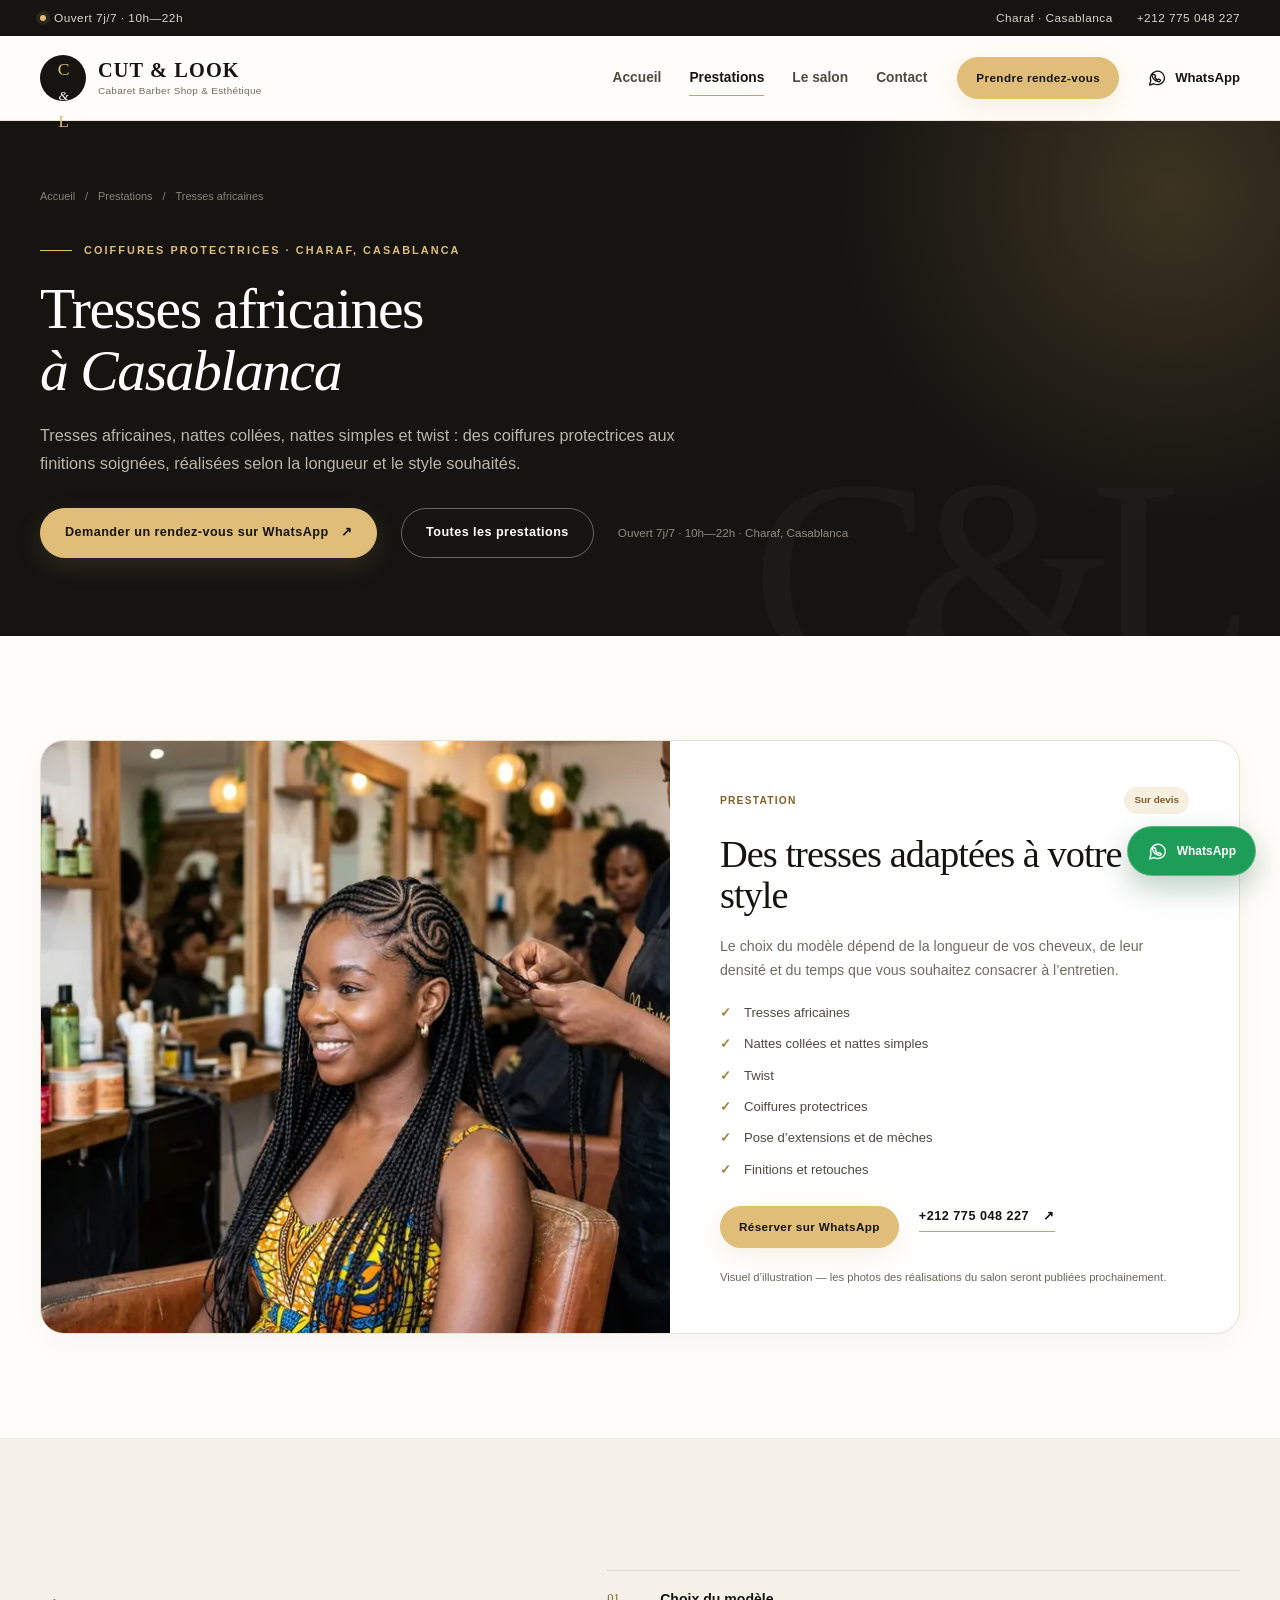
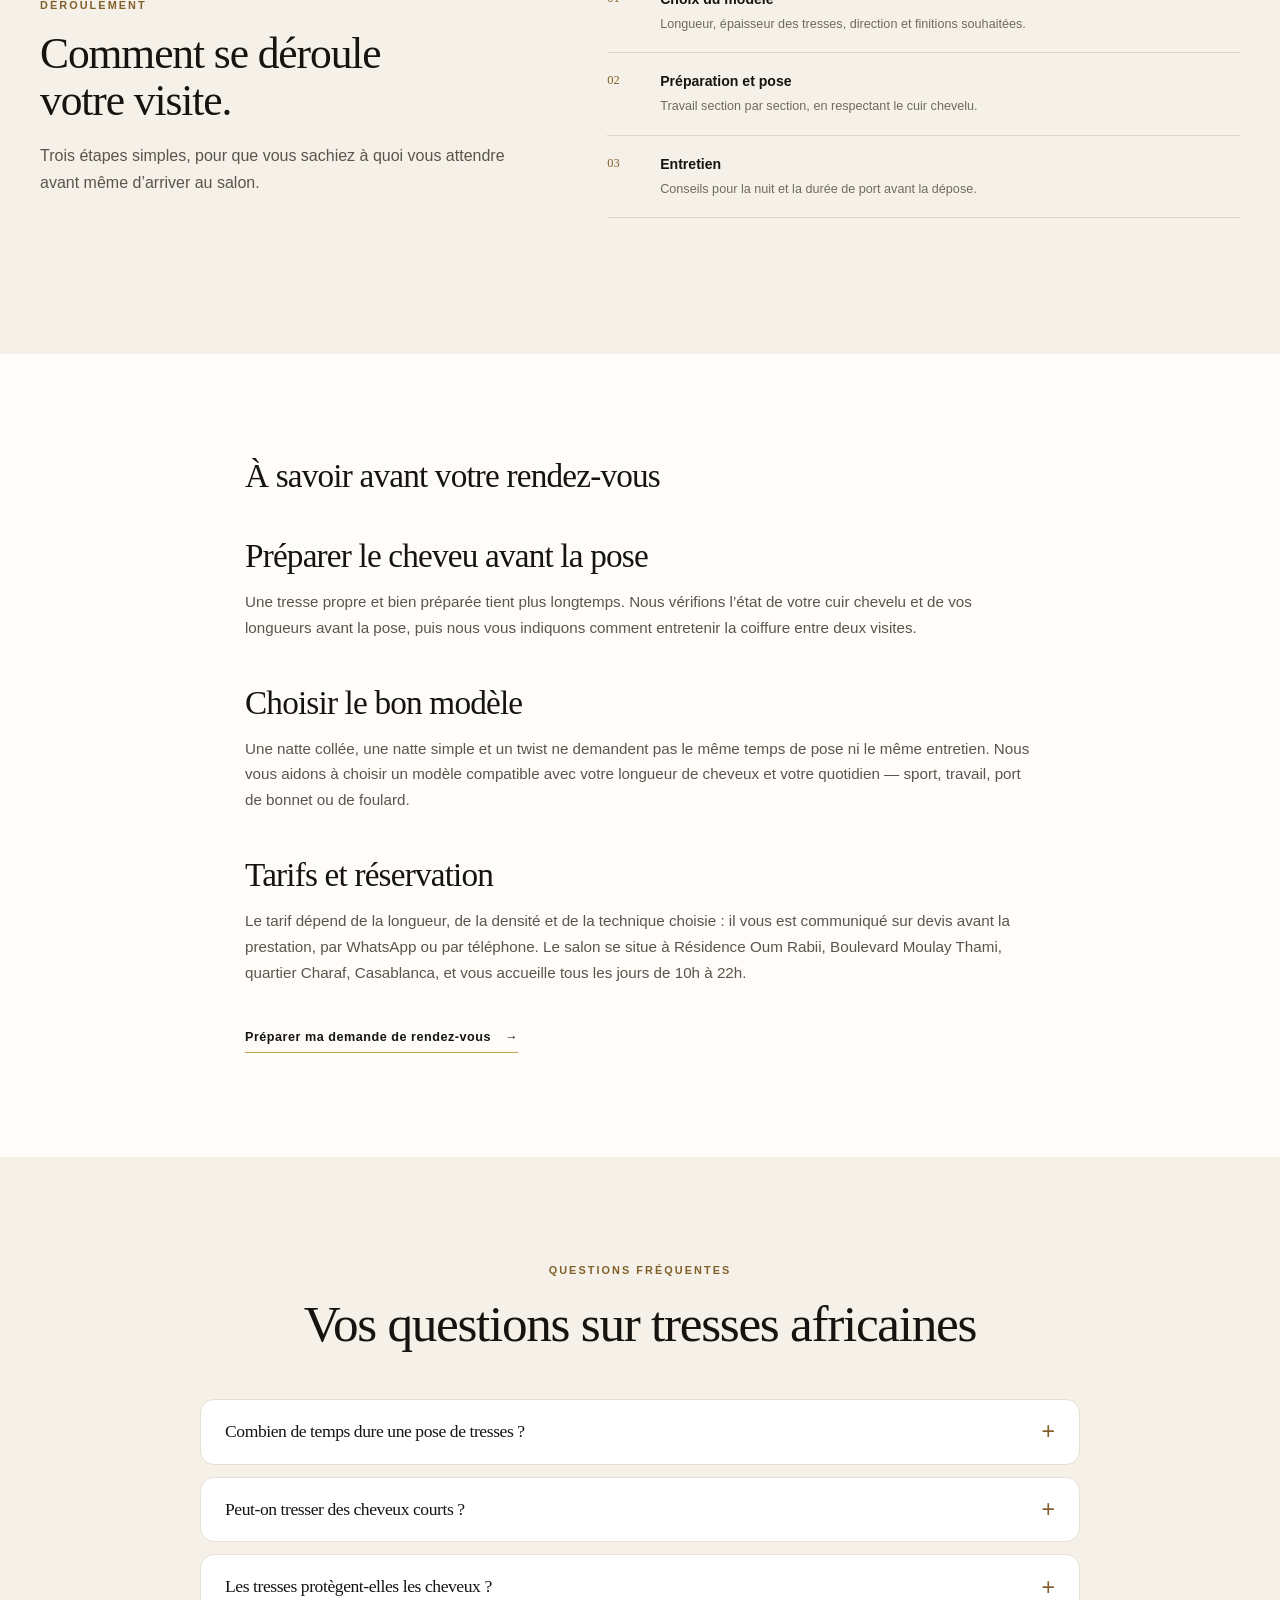
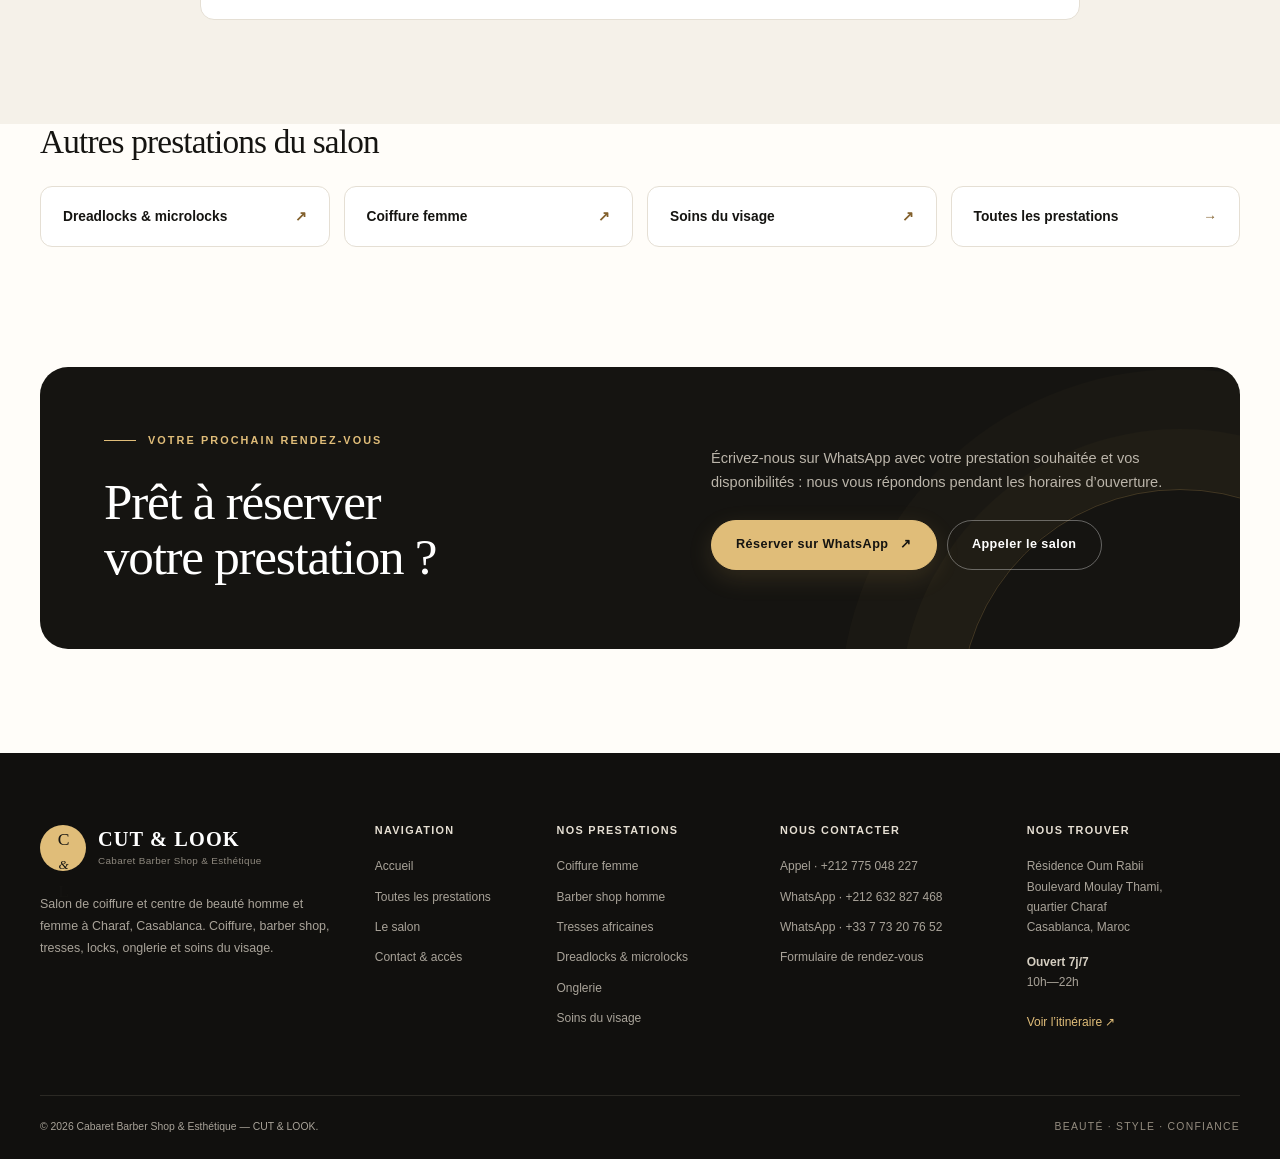
<file: tresses-africaines-casablanca.html>
<!DOCTYPE html>
<html lang="fr">
<head>
  <meta charset="UTF-8">
  <meta name="viewport" content="width=device-width, initial-scale=1.0">
  <meta name="theme-color" content="#151411">
  <title>Tresses africaines à Casablanca : nattes &amp; twist | Charaf</title>
  <meta name="description" content="Tresses africaines, nattes collées, twist et coiffures protectrices à Casablanca. Salon à Charaf, rendez-vous par WhatsApp, 7j/7 de 10h à 22h.">
  <meta name="robots" content="index, follow, max-image-preview:large, max-snippet:-1">
  <link rel="canonical" href="https://cabaretshopesthetique.vercel.app/tresses-africaines-casablanca.html">
  <meta property="og:type" content="website">
  <meta property="og:site_name" content="Cabaret Barber Shop &amp; Esthétique">
  <meta property="og:locale" content="fr_MA">
  <meta property="og:title" content="Tresses africaines à Casablanca — nattes &amp; twist">
  <meta property="og:description" content="Tresses africaines, nattes collées, twist et coiffures protectrices au salon de Charaf, Casablanca. Rendez-vous par WhatsApp.">
  <meta property="og:url" content="https://cabaretshopesthetique.vercel.app/tresses-africaines-casablanca.html">
  <meta property="og:image" content="https://cabaretshopesthetique.vercel.app/assets/images/service-tresses.jpg">
  <meta property="og:image:width" content="1200">
  <meta property="og:image:height" content="896">
  <meta property="og:image:alt" content="Illustration de tresses africaines et de nattes collées à Casablanca">
  <meta name="twitter:card" content="summary_large_image">
  <meta name="twitter:title" content="Tresses africaines à Casablanca — nattes &amp; twist">
  <meta name="twitter:description" content="Tresses africaines, nattes collées, twist et coiffures protectrices au salon de Charaf, Casablanca. Rendez-vous par WhatsApp.">
  <meta name="twitter:image" content="https://cabaretshopesthetique.vercel.app/assets/images/service-tresses.jpg">
  <link rel="stylesheet" href="assets/css/style.css">
  <link rel="icon" href="data:image/svg+xml,%3Csvg xmlns='http://www.w3.org/2000/svg' viewBox='0 0 100 100'%3E%3Crect width='100' height='100' rx='22' fill='%23151411'/%3E%3Ctext x='50' y='62' font-family='Georgia,serif' font-size='38' fill='%23c8a15a' text-anchor='middle'%3EC%26L%3C/text%3E%3C/svg%3E">
    <script type="application/ld+json">
{
  "@context": "https://schema.org",
  "@graph": [
    {
      "@type": "BeautySalon",
      "@id": "https://cabaretshopesthetique.vercel.app/#business",
      "name": "Cabaret Barber Shop & Esthétique",
      "alternateName": "CUT & LOOK",
      "url": "https://cabaretshopesthetique.vercel.app/",
      "description": "Salon de coiffure et centre de beauté à Charaf, Casablanca : coiffure femme et homme, barber shop, tresses africaines, dreadlocks et microlocks, onglerie et soins du visage.",
      "image": [
        "https://cabaretshopesthetique.vercel.app/assets/images/cover-salon.jpg",
        "https://cabaretshopesthetique.vercel.app/assets/images/hero-salon.jpg?v=20261024",
        "https://cabaretshopesthetique.vercel.app/assets/images/service-coiffure.jpg?v=20261024"
      ],
      "telephone": "+212775048227",
      "address": {
        "@type": "PostalAddress",
        "streetAddress": "Résidence Oum Rabii, Boulevard Moulay Thami, quartier Charaf",
        "addressLocality": "Casablanca",
        "addressRegion": "Casablanca-Settat",
        "addressCountry": "MA"
      },
      "geo": {
        "@type": "GeoCoordinates",
        "latitude": 33.5493611,
        "longitude": -7.7013889
      },
      "hasMap": "https://www.google.com/maps/search/?api=1&query=33.5493611%2C-7.7013889",
      "openingHoursSpecification": [
        {
          "@type": "OpeningHoursSpecification",
          "dayOfWeek": [
            "Monday",
            "Tuesday",
            "Wednesday",
            "Thursday",
            "Friday",
            "Saturday",
            "Sunday"
          ],
          "opens": "10:00",
          "closes": "22:00"
        }
      ],
      "areaServed": [
        {
          "@type": "City",
          "name": "Casablanca"
        }
      ],
      "currenciesAccepted": "MAD",
      "knowsLanguage": [
        "fr",
        "ar"
      ],
      "hasOfferCatalog": {
        "@type": "OfferCatalog",
        "name": "Prestations beauté",
        "itemListElement": [
          {
            "@type": "Offer",
            "itemOffered": {
              "@type": "Service",
              "name": "Coiffure femme",
              "url": "https://cabaretshopesthetique.vercel.app/coiffure-femme-casablanca.html"
            }
          },
          {
            "@type": "Offer",
            "itemOffered": {
              "@type": "Service",
              "name": "Barber shop et coiffure homme",
              "url": "https://cabaretshopesthetique.vercel.app/barber-shop-homme-casablanca.html"
            }
          },
          {
            "@type": "Offer",
            "itemOffered": {
              "@type": "Service",
              "name": "Tresses africaines, nattes et twist",
              "url": "https://cabaretshopesthetique.vercel.app/tresses-africaines-casablanca.html"
            }
          },
          {
            "@type": "Offer",
            "itemOffered": {
              "@type": "Service",
              "name": "Dreadlocks et microlocks",
              "url": "https://cabaretshopesthetique.vercel.app/dreadlocks-microlocks-casablanca.html"
            }
          },
          {
            "@type": "Offer",
            "itemOffered": {
              "@type": "Service",
              "name": "Onglerie, manucure et pédicure",
              "url": "https://cabaretshopesthetique.vercel.app/onglerie-manucure-casablanca.html"
            }
          },
          {
            "@type": "Offer",
            "itemOffered": {
              "@type": "Service",
              "name": "Soins du visage",
              "url": "https://cabaretshopesthetique.vercel.app/soins-visage-casablanca.html"
            }
          }
        ]
      }
    },
    {
      "@type": "WebSite",
      "@id": "https://cabaretshopesthetique.vercel.app/#website",
      "url": "https://cabaretshopesthetique.vercel.app/",
      "name": "Cabaret Barber Shop & Esthétique",
      "alternateName": "CUT & LOOK",
      "inLanguage": "fr-MA",
      "publisher": {
        "@id": "https://cabaretshopesthetique.vercel.app/#business"
      }
    },
    {
      "@type": "WebPage",
      "@id": "https://cabaretshopesthetique.vercel.app/tresses-africaines-casablanca.html#webpage",
      "url": "https://cabaretshopesthetique.vercel.app/tresses-africaines-casablanca.html",
      "name": "Tresses africaines à Casablanca — nattes & twist",
      "description": "Tresses africaines, nattes collées, twist et coiffures protectrices à Casablanca. Salon à Charaf, rendez-vous par WhatsApp, 7j/7 de 10h à 22h.",
      "isPartOf": {
        "@id": "https://cabaretshopesthetique.vercel.app/#website"
      },
      "about": {
        "@id": "https://cabaretshopesthetique.vercel.app/#business"
      },
      "inLanguage": "fr-MA",
      "primaryImageOfPage": {
        "@type": "ImageObject",
        "url": "https://cabaretshopesthetique.vercel.app/assets/images/service-tresses.jpg"
      },
      "breadcrumb": {
        "@id": "https://cabaretshopesthetique.vercel.app/tresses-africaines-casablanca.html#breadcrumb"
      }
    },
    {
      "@type": "BreadcrumbList",
      "@id": "https://cabaretshopesthetique.vercel.app/tresses-africaines-casablanca.html#breadcrumb",
      "itemListElement": [
        {
          "@type": "ListItem",
          "position": 1,
          "name": "Accueil",
          "item": "https://cabaretshopesthetique.vercel.app/"
        },
        {
          "@type": "ListItem",
          "position": 2,
          "name": "Prestations",
          "item": "https://cabaretshopesthetique.vercel.app/services.html"
        },
        {
          "@type": "ListItem",
          "position": 3,
          "name": "Tresses africaines",
          "item": "https://cabaretshopesthetique.vercel.app/tresses-africaines-casablanca.html"
        }
      ]
    },
    {
      "@type": "Service",
      "@id": "https://cabaretshopesthetique.vercel.app/tresses-africaines-casablanca.html#service",
      "name": "Tresses africaines",
      "serviceType": "Tresses africaines",
      "url": "https://cabaretshopesthetique.vercel.app/tresses-africaines-casablanca.html",
      "description": "Tresses africaines, nattes collées, twist et coiffures protectrices à Casablanca. Salon à Charaf, rendez-vous par WhatsApp, 7j/7 de 10h à 22h.",
      "provider": {
        "@id": "https://cabaretshopesthetique.vercel.app/#business"
      },
      "areaServed": {
        "@type": "City",
        "name": "Casablanca"
      },
      "availableChannel": {
        "@type": "ServiceChannel",
        "servicePhone": {
          "@type": "ContactPoint",
          "telephone": "+212775048227"
        },
        "serviceUrl": "https://wa.me/212632827468"
      }
    },
    {
      "@type": "FAQPage",
      "@id": "https://cabaretshopesthetique.vercel.app/tresses-africaines-casablanca.html#faq",
      "mainEntity": [
        {
          "@type": "Question",
          "name": "Combien de temps dure une pose de tresses ?",
          "acceptedAnswer": {
            "@type": "Answer",
            "text": "La durée varie selon le modèle, la longueur et la densité des cheveux. Nous vous donnons une estimation avant le rendez-vous lorsque vous nous décrivez le style souhaité."
          }
        },
        {
          "@type": "Question",
          "name": "Peut-on tresser des cheveux courts ?",
          "acceptedAnswer": {
            "@type": "Answer",
            "text": "Cela dépend de la longueur disponible et du modèle choisi. Envoyez-nous une photo par WhatsApp : nous vous dirons ce qui est réalisable et ce qu’il faut prévoir."
          }
        },
        {
          "@type": "Question",
          "name": "Les tresses protègent-elles les cheveux ?",
          "acceptedAnswer": {
            "@type": "Answer",
            "text": "Bien posées et correctement entretenues, les coiffures protectrices limitent la manipulation du cheveu. Nous vous conseillons de ne pas tendre excessivement les racines et de respecter une durée de port raisonnable."
          }
        }
      ]
    }
  ]
}
  </script>
</head>
<body>
  <a class="skip-link" href="#main">Aller au contenu principal</a>

  <div class="topbar">
    <div class="container topbar-inner">
      <p><span class="status-dot" aria-hidden="true"></span> Ouvert 7j/7 · 10h—22h</p>
      <div class="topbar-links">
        <a href="https://www.google.com/maps/search/?api=1&query=33.5493611%2C-7.7013889" target="_blank" rel="noopener">Charaf · Casablanca</a>
        <a href="tel:+212775048227" data-cta="topbar">+212 775 048 227</a>
      </div>
    </div>
  </div>

  <header class="site-header" id="header">
    <div class="container header-inner">
      <a href="index.html" class="brand" aria-label="Cabaret Barber Shop & Esthétique — Accueil">
        <span class="brand-mark" aria-hidden="true">C<span>&amp;</span>L</span>
        <span class="brand-copy">
          <strong>CUT & LOOK</strong>
          <small>Cabaret Barber Shop & Esthétique</small>
        </span>
      </a>

      <button class="nav-toggle" type="button" aria-label="Ouvrir le menu" aria-expanded="false" aria-controls="main-nav">
        <span class="nav-toggle-bar"></span>
        <span class="nav-toggle-bar"></span>
        <span class="nav-toggle-bar"></span>
      </button>

      <nav class="main-nav" id="main-nav" aria-label="Navigation principale">
        <ul class="nav-list">
          
<li><a href="index.html" class="nav-link">Accueil</a></li>          <li><a href="services.html" class="nav-link active" aria-current="page">Prestations</a></li>          <li><a href="about.html" class="nav-link">Le salon</a></li>          <li><a href="contact.html" class="nav-link">Contact</a></li>
          <li class="nav-cta"><a href="contact.html#rendez-vous" class="btn btn-primary btn-small" data-cta="header">Prendre rendez-vous</a></li>
        </ul>
      </nav>

      <a href="https://wa.me/212632827468" class="header-whatsapp" target="_blank" rel="noopener" aria-label="Nous écrire sur WhatsApp" data-cta="header">
        <svg viewBox="0 0 24 24" aria-hidden="true"><path d="M21 11.5a8.5 8.5 0 0 1-12.6 7.4L3 20.5l1.6-5.2A8.5 8.5 0 1 1 21 11.5Z"/><path d="M8.2 8.1c.3-.5.7-.4 1-.1l1 1.8c.2.3.1.6-.1.8l-.6.6c.7 1.4 1.8 2.4 3.2 3l.6-.7c.2-.2.5-.3.8-.1l1.8.9c.4.2.4.6.2 1-.5 1-1.5 1.4-2.6 1.1-3.7-.9-6.6-3.7-7.4-7.3-.2-.7 0-1.4.5-2Z"/></svg>
        <span>WhatsApp</span>
      </a>
    </div>
  </header>

  <main id="main">
    <section class="page-hero" aria-labelledby="page-title">
      <div class="page-hero-glow" aria-hidden="true"></div>
      <div class="container page-hero-inner">
        <nav class="breadcrumbs" aria-label="Fil d’Ariane">
          <a href="index.html">Accueil</a><span>/</span><a href="services.html">Prestations</a><span>/</span><span>Tresses africaines</span>
        </nav>
        <p class="eyebrow"><span></span> Coiffures protectrices · Charaf, Casablanca</p>
        <h1 id="page-title">Tresses africaines<br><em>à Casablanca</em></h1>
        <p>Tresses africaines, nattes collées, nattes simples et twist : des coiffures protectrices aux finitions soignées, réalisées selon la longueur et le style souhaités.</p>
        <div class="page-hero-actions">
          <a href="https://wa.me/212632827468" class="btn btn-primary" target="_blank" rel="noopener" data-cta="hero">Demander un rendez-vous sur WhatsApp <span aria-hidden="true">↗</span></a>
          <a href="services.html" class="btn btn-ghost">Toutes les prestations</a>
          <span class="page-hero-note">Ouvert 7j/7 · 10h—22h · Charaf, Casablanca</span>
        </div>
      </div>
    </section>

    <section class="section" aria-labelledby="service-title">
      <div class="container">
        <article class="service-detail service-detail-single">
          <div class="service-detail-media">
            <picture>
                <source type="image/webp" srcset="assets/images/service-tresses-480.webp 480w, assets/images/service-tresses-800.webp 800w, assets/images/service-tresses-1200.webp 1200w" sizes="(max-width: 960px) 100vw, 50vw">
                <img src="assets/images/service-tresses.jpg" alt="Illustration de tresses africaines et nattes collées réalisées en salon à Casablanca" width="1200" height="896" loading="lazy" decoding="async">
              </picture>
          </div>
          <div class="service-detail-content">
            <div class="service-detail-meta"><span class="service-index">Prestation</span><span class="service-price">Sur devis</span></div>
            <h2 id="service-title">Des tresses adaptées à votre style</h2>
            <p class="service-description">Le choix du modèle dépend de la longueur de vos cheveux, de leur densité et du temps que vous souhaitez consacrer à l’entretien.</p>
            <ul class="check-list">
                <li>Tresses africaines</li>
                <li>Nattes collées et nattes simples</li>
                <li>Twist</li>
                <li>Coiffures protectrices</li>
                <li>Pose d’extensions et de mèches</li>
                <li>Finitions et retouches</li>
            </ul>
            <div class="service-actions">
              <a href="https://wa.me/212632827468" class="btn btn-primary btn-small" target="_blank" rel="noopener" data-cta="service">Réserver sur WhatsApp</a>
              <a href="tel:+212775048227" class="text-link" data-cta="service">+212 775 048 227 <span aria-hidden="true">↗</span></a>
            </div>
            <p class="service-figure">Visuel d’illustration — les photos des réalisations du salon seront publiées prochainement.</p>
          </div>
        </article>
      </div>
    </section>

    <section class="section process-section" aria-labelledby="process-title">
      <div class="container process-grid">
        <div>
          <p class="section-kicker">Déroulement</p>
          <h2 id="process-title">Comment se déroule<br>votre visite.</h2>
          <p>Trois étapes simples, pour que vous sachiez à quoi vous attendre avant même d’arriver au salon.</p>
        </div>
        <ul class="feature-list">
            <li><span>01</span><div><strong>Choix du modèle</strong><p>Longueur, épaisseur des tresses, direction et finitions souhaitées.</p></div></li>
            <li><span>02</span><div><strong>Préparation et pose</strong><p>Travail section par section, en respectant le cuir chevelu.</p></div></li>
            <li><span>03</span><div><strong>Entretien</strong><p>Conseils pour la nuit et la durée de port avant la dépose.</p></div></li>
        </ul>
      </div>
    </section>

    <section class="section" aria-labelledby="details-title">
      <div class="container prose">
        <h2 id="details-title">À savoir avant votre rendez-vous</h2>
          <h2>Préparer le cheveu avant la pose</h2>
          <p>Une tresse propre et bien préparée tient plus longtemps. Nous vérifions l’état de votre cuir chevelu et de vos longueurs avant la pose, puis nous vous indiquons comment entretenir la coiffure entre deux visites.</p>
          <h2>Choisir le bon modèle</h2>
          <p>Une natte collée, une natte simple et un twist ne demandent pas le même temps de pose ni le même entretien. Nous vous aidons à choisir un modèle compatible avec votre longueur de cheveux et votre quotidien — sport, travail, port de bonnet ou de foulard.</p>
          <h2>Tarifs et réservation</h2>
          <p>Le tarif dépend de la longueur, de la densité et de la technique choisie : il vous est communiqué sur devis
          avant la prestation, par WhatsApp ou par téléphone. Le salon se situe à Résidence Oum Rabii, Boulevard Moulay Thami, quartier Charaf,
          Casablanca, et vous accueille tous les jours de 10h à 22h.</p>
          <p><a href="contact.html#rendez-vous" class="text-link">Préparer ma demande de rendez-vous <span aria-hidden="true">→</span></a></p>
      </div>
    </section>

    <section class="section faq-section" aria-labelledby="faq-title">
      <div class="container">
        <div class="section-heading centered-heading">
          <p class="section-kicker">Questions fréquentes</p>
          <h2 id="faq-title">Vos questions sur tresses africaines</h2>
        </div>
        <div class="faq-list">
        <details class="faq-item">
          <summary><h3>Combien de temps dure une pose de tresses ?</h3></summary>
          <p>La durée varie selon le modèle, la longueur et la densité des cheveux. Nous vous donnons une estimation avant le rendez-vous lorsque vous nous décrivez le style souhaité.</p>
        </details>
        <details class="faq-item">
          <summary><h3>Peut-on tresser des cheveux courts ?</h3></summary>
          <p>Cela dépend de la longueur disponible et du modèle choisi. Envoyez-nous une photo par WhatsApp : nous vous dirons ce qui est réalisable et ce qu’il faut prévoir.</p>
        </details>
        <details class="faq-item">
          <summary><h3>Les tresses protègent-elles les cheveux ?</h3></summary>
          <p>Bien posées et correctement entretenues, les coiffures protectrices limitent la manipulation du cheveu. Nous vous conseillons de ne pas tendre excessivement les racines et de respecter une durée de port raisonnable.</p>
        </details>
        </div>
      </div>
    </section>

    <section class="section related-section" aria-labelledby="related-title">
      <div class="container">
        <h2 id="related-title">Autres prestations du salon</h2>
        <ul class="related-links">
            <li><a href="dreadlocks-microlocks-casablanca.html">Dreadlocks &amp; microlocks <span aria-hidden="true">↗</span></a></li>
            <li><a href="coiffure-femme-casablanca.html">Coiffure femme <span aria-hidden="true">↗</span></a></li>
            <li><a href="soins-visage-casablanca.html">Soins du visage <span aria-hidden="true">↗</span></a></li>
            <li><a href="services.html">Toutes les prestations <span aria-hidden="true">→</span></a></li>
        </ul>
      </div>
    </section>

    <section class="section cta-section" aria-labelledby="cta-title">
      <div class="container cta-card">
        <div>
          <p class="eyebrow"><span></span> Votre prochain rendez-vous</p>
          <h2 id="cta-title">Prêt à réserver<br>votre prestation ?</h2>
        </div>
        <div class="cta-actions">
          <p>Écrivez-nous sur WhatsApp avec votre prestation souhaitée et vos disponibilités : nous vous répondons pendant les horaires d’ouverture.</p>
          <div>
            <a href="https://wa.me/212632827468" class="btn btn-primary" target="_blank" rel="noopener" data-cta="cta">Réserver sur WhatsApp <span aria-hidden="true">↗</span></a>
            <a href="tel:+212775048227" class="btn btn-ghost" data-cta="cta">Appeler le salon</a>
          </div>
        </div>
      </div>
    </section>
  </main>

  <footer class="site-footer">
    <div class="container footer-grid">
      <div class="footer-brand">
        <a href="index.html" class="brand" aria-label="Cabaret Barber Shop & Esthétique — Accueil">
          <span class="brand-mark" aria-hidden="true">C<span>&amp;</span>L</span>
          <span class="brand-copy"><strong>CUT & LOOK</strong><small>Cabaret Barber Shop & Esthétique</small></span>
        </a>
        <p>Salon de coiffure et centre de beauté homme et femme à Charaf, Casablanca. Coiffure, barber shop, tresses, locks, onglerie et soins du visage.</p>
      </div>
      <div class="footer-column">
        <h2>Navigation</h2>
        <ul>
          <li><a href="index.html">Accueil</a></li>
          <li><a href="services.html">Toutes les prestations</a></li>
          <li><a href="about.html">Le salon</a></li>
          <li><a href="contact.html">Contact &amp; accès</a></li>
        </ul>
      </div>
      <div class="footer-column">
        <h2>Nos prestations</h2>
        <ul>
            <li><a href="coiffure-femme-casablanca.html">Coiffure femme</a></li>
            <li><a href="barber-shop-homme-casablanca.html">Barber shop homme</a></li>
            <li><a href="tresses-africaines-casablanca.html">Tresses africaines</a></li>
            <li><a href="dreadlocks-microlocks-casablanca.html">Dreadlocks &amp; microlocks</a></li>
            <li><a href="onglerie-manucure-casablanca.html">Onglerie</a></li>
            <li><a href="soins-visage-casablanca.html">Soins du visage</a></li>
        </ul>
      </div>
      <div class="footer-column">
        <h2>Nous contacter</h2>
        <ul>
          <li><a href="tel:+212775048227" data-cta="footer">Appel · +212 775 048 227</a></li>
          <li><a href="https://wa.me/212632827468" target="_blank" rel="noopener" data-cta="footer">WhatsApp · +212 632 827 468</a></li>
          <li><a href="https://wa.me/33773207652" target="_blank" rel="noopener" data-cta="footer">WhatsApp · +33 7 73 20 76 52</a></li>
          <li><a href="contact.html#rendez-vous">Formulaire de rendez-vous</a></li>
        </ul>
      </div>
      <div class="footer-column">
        <h2>Nous trouver</h2>
        <p>Résidence Oum Rabii<br>Boulevard Moulay Thami, quartier Charaf<br>Casablanca, Maroc</p>
        <p><strong>Ouvert 7j/7</strong><br>10h—22h</p>
        <a href="https://www.google.com/maps/search/?api=1&query=33.5493611%2C-7.7013889" target="_blank" rel="noopener" class="footer-map-link" data-cta="footer">Voir l’itinéraire ↗</a>
      </div>
    </div>
    <div class="container footer-bottom">
      <p>© <span data-current-year>2026</span> Cabaret Barber Shop & Esthétique — CUT & LOOK.</p>
      <p>Beauté · Style · Confiance</p>
    </div>
  </footer>

  <a class="whatsapp-float" href="https://wa.me/212632827468" target="_blank" rel="noopener" aria-label="Réserver sur WhatsApp" data-cta="float">
    <svg viewBox="0 0 24 24" aria-hidden="true"><path d="M21 11.5a8.5 8.5 0 0 1-12.6 7.4L3 20.5l1.6-5.2A8.5 8.5 0 1 1 21 11.5Z"/><path d="M8.2 8.1c.3-.5.7-.4 1-.1l1 1.8c.2.3.1.6-.1.8l-.6.6c.7 1.4 1.8 2.4 3.2 3l.6-.7c.2-.2.5-.3.8-.1l1.8.9c.4.2.4.6.2 1-.5 1-1.5 1.4-2.6 1.1-3.7-.9-6.6-3.7-7.4-7.3-.2-.7 0-1.4.5-2Z"/></svg>
    <span>WhatsApp</span>
  </a>

  <script src="assets/js/tracking.js" defer></script>
  <script src="assets/js/main.js"></script>
</body>
</html>
</file>
<file: assets/css/style.css>
/* ==========================================================================
   CUT & LOOK — Cabaret Barber Shop & Esthétique
   Direction visuelle : noir profond, ivoire et or
   ========================================================================== */

*, *::before, *::after { box-sizing: border-box; margin: 0; padding: 0; }

:root {
  --ink: #151411;
  --ink-soft: #24221e;
  --gold: #c8a15a;
  --gold-bright: #e0bd79;
  --gold-pale: #f0e2c7;
  --cream: #f5f1e9;
  --paper: #fffdf9;
  --white: #ffffff;
  --text: #282620;
  --muted: #706b61;
  --line: #e5dfd4;
  --green: #1d9d57;
  --display: "Iowan Old Style", "Palatino Linotype", "Book Antiqua", Palatino, Georgia, serif;
  --sans: Inter, ui-sans-serif, -apple-system, BlinkMacSystemFont, "Segoe UI", sans-serif;
  --container: 1200px;
  --radius: 22px;
  --shadow: 0 20px 60px rgba(32, 27, 18, 0.10);
  --transition: 220ms ease;
}

html { scroll-behavior: smooth; scroll-padding-top: 110px; }
body {
  min-width: 320px;
  overflow-x: hidden;
  color: var(--text);
  background: var(--paper);
  font-family: var(--sans);
  font-size: 16px;
  line-height: 1.7;
  -webkit-font-smoothing: antialiased;
}
::selection { color: var(--ink); background: var(--gold-pale); }
a { color: inherit; text-decoration: none; }
button, input, select, textarea { font: inherit; }
button, a { -webkit-tap-highlight-color: transparent; }
img { display: block; max-width: 100%; }
ul, ol { list-style: none; }
h1, h2, h3 { font-family: var(--display); font-weight: 500; line-height: 1.08; letter-spacing: -0.025em; }
p { text-wrap: pretty; }

.container { width: min(var(--container), calc(100% - 48px)); margin-inline: auto; }
.section { padding: 104px 0; }
.sr-only {
  position: absolute; width: 1px; height: 1px; padding: 0; margin: -1px;
  overflow: hidden; clip: rect(0, 0, 0, 0); white-space: nowrap; border: 0;
}
.skip-link {
  position: fixed; top: 12px; left: 12px; z-index: 1000; padding: 10px 18px;
  color: var(--ink); background: var(--gold-bright); border-radius: 8px;
  font-weight: 700; transform: translateY(-160%); transition: transform var(--transition);
}
.skip-link:focus { transform: translateY(0); }

/* ---------- Top bar & navigation ---------- */
.topbar { color: #d9d4ca; background: var(--ink); font-size: 0.74rem; letter-spacing: 0.04em; }
.topbar-inner { min-height: 36px; display: flex; align-items: center; justify-content: space-between; gap: 20px; }
.topbar p { display: flex; align-items: center; gap: 8px; }
.status-dot { width: 6px; height: 6px; border-radius: 50%; background: var(--gold-bright); box-shadow: 0 0 0 4px rgba(200, 161, 90, 0.12); }
.topbar-links { display: flex; align-items: center; gap: 24px; }
.topbar a { transition: color var(--transition); }
.topbar a:hover { color: var(--gold-bright); }

.site-header {
  position: sticky; top: 0; z-index: 100;
  background: rgba(255, 253, 249, 0.94);
  border-bottom: 1px solid rgba(229, 223, 212, 0.85);
  backdrop-filter: blur(16px); -webkit-backdrop-filter: blur(16px);
  transition: box-shadow var(--transition), background var(--transition);
}
.site-header.is-scrolled { background: rgba(255, 253, 249, 0.98); box-shadow: 0 8px 35px rgba(32, 27, 18, 0.08); }
.header-inner { position: relative; min-height: 84px; display: flex; align-items: center; justify-content: space-between; gap: 28px; }
.brand { display: inline-flex; align-items: center; gap: 12px; flex-shrink: 0; }
.brand-mark {
  width: 46px; height: 46px; display: grid; place-items: center;
  color: var(--gold-bright); background: var(--ink); border-radius: 50%;
  font-family: var(--display); font-size: 1.1rem; letter-spacing: -0.08em;
}
.brand-mark span { margin: 0 1px; color: var(--white); font-size: 0.75em; font-style: italic; }
.brand-copy { display: flex; flex-direction: column; line-height: 1.1; }
.brand-copy strong { color: var(--ink); font-family: var(--display); font-size: 1.27rem; font-weight: 600; letter-spacing: 0.055em; }
.brand-copy small { max-width: 210px; margin-top: 5px; color: var(--muted); font-size: 0.62rem; letter-spacing: 0.035em; }
.main-nav { margin-left: auto; }
.nav-list { display: flex; align-items: center; gap: 28px; }
.nav-link { position: relative; display: block; padding: 10px 0; color: #4e4a42; font-size: 0.86rem; font-weight: 600; }
.nav-link::after { content: ""; position: absolute; right: 0; bottom: 4px; left: 0; height: 1px; background: var(--gold); transform: scaleX(0); transform-origin: right; transition: transform var(--transition); }
.nav-link:hover, .nav-link.active { color: var(--ink); }
.nav-link:hover::after, .nav-link.active::after { transform: scaleX(1); transform-origin: left; }
.nav-cta { margin-left: 2px; }
.header-whatsapp { display: inline-flex; align-items: center; gap: 8px; color: var(--ink); font-size: 0.82rem; font-weight: 700; }
.header-whatsapp:hover { color: var(--green); }
.header-whatsapp svg, .whatsapp-float svg, .contact-method-icon svg {
  fill: none; stroke: currentColor; stroke-width: 1.6; stroke-linecap: round; stroke-linejoin: round;
}
.header-whatsapp svg { width: 20px; height: 20px; }
.nav-toggle { display: none; width: 44px; height: 44px; padding: 11px; border: 1px solid var(--line); border-radius: 50%; background: transparent; cursor: pointer; }
.nav-toggle-bar { display: block; width: 100%; height: 1.5px; margin: 4px 0; background: var(--ink); transition: transform var(--transition), opacity var(--transition); }
.nav-toggle.is-open .nav-toggle-bar:nth-child(1) { transform: translateY(5.5px) rotate(45deg); }
.nav-toggle.is-open .nav-toggle-bar:nth-child(2) { opacity: 0; }
.nav-toggle.is-open .nav-toggle-bar:nth-child(3) { transform: translateY(-5.5px) rotate(-45deg); }

/* ---------- Buttons & text links ---------- */
.btn {
  display: inline-flex; min-height: 50px; align-items: center; justify-content: center; gap: 12px;
  padding: 13px 24px; border: 1px solid transparent; border-radius: 999px;
  font-size: 0.79rem; font-weight: 750; letter-spacing: 0.035em; line-height: 1.25;
  cursor: pointer; transition: transform var(--transition), background var(--transition), color var(--transition), border-color var(--transition), box-shadow var(--transition);
}
.btn:hover { transform: translateY(-2px); }
.btn-small { min-height: 42px; padding: 10px 18px; font-size: 0.73rem; }
.btn-primary { color: var(--ink); background: var(--gold-bright); border-color: var(--gold-bright); box-shadow: 0 8px 24px rgba(200, 161, 90, 0.16); }
.btn-primary:hover { background: #edcc8b; border-color: #edcc8b; box-shadow: 0 12px 28px rgba(200, 161, 90, 0.24); }
.btn-dark { color: var(--white); background: var(--ink); border-color: var(--ink); }
.btn-dark:hover { color: var(--ink); background: var(--gold-bright); border-color: var(--gold-bright); }
.btn-ghost { color: var(--white); background: transparent; border-color: rgba(255, 255, 255, 0.34); }
.btn-ghost:hover { color: var(--ink); background: var(--white); border-color: var(--white); }
.btn-outline { color: var(--ink); background: transparent; border-color: var(--ink); }
.btn-outline:hover { color: var(--white); background: var(--ink); }
.text-link { display: inline-flex; align-items: center; gap: 14px; padding-bottom: 4px; color: var(--ink); border-bottom: 1px solid var(--gold); font-size: 0.79rem; font-weight: 750; letter-spacing: 0.04em; }
.text-link span { transition: transform var(--transition); }
.text-link:hover span { transform: translateX(4px); }

/* ---------- Home hero ---------- */
.hero { position: relative; overflow: hidden; padding: 72px 0 104px; color: var(--white); background: var(--ink); }
.hero::before { content: ""; position: absolute; inset: 0; opacity: 0.055; background-image: linear-gradient(rgba(255,255,255,.5) 1px, transparent 1px), linear-gradient(90deg, rgba(255,255,255,.5) 1px, transparent 1px); background-size: 80px 80px; mask-image: linear-gradient(to right, black, transparent 72%); }
.hero-glow, .page-hero-glow { position: absolute; width: 700px; height: 700px; right: -240px; top: -280px; border-radius: 50%; background: radial-gradient(circle, rgba(200, 161, 90, 0.22), transparent 68%); pointer-events: none; }
.hero-grid { position: relative; display: grid; grid-template-columns: minmax(0, 1.08fr) minmax(350px, 0.92fr); align-items: center; gap: 76px; }
.hero-content { padding: 28px 0; animation: fade-up 700ms ease both; }
.eyebrow, .section-kicker { text-transform: uppercase; font-size: 0.68rem; font-weight: 750; letter-spacing: 0.19em; }
.eyebrow { display: flex; align-items: center; gap: 12px; margin-bottom: 24px; color: var(--gold-bright); }
.eyebrow > span { display: inline-block; width: 32px; height: 1px; background: currentColor; }
.section-kicker { margin-bottom: 16px; color: #82602c; }
.hero h1 { max-width: 720px; font-size: clamp(2.5rem, 4.1vw, 3.9rem); line-height: 1.02; letter-spacing: -0.035em; text-wrap: balance; }
.hero h1 em { color: var(--gold-bright); font-weight: 400; }
.hero-lead { max-width: 590px; margin-top: 28px; color: #c9c5bb; font-size: 1.02rem; line-height: 1.8; }
.hero-lead strong { color: #f3eee4; font-weight: 600; }
.hero-actions { display: flex; flex-wrap: wrap; gap: 12px; margin-top: 34px; }
.hero-assurances { display: flex; flex-wrap: wrap; gap: 24px; margin-top: 28px; color: #aaa59b; font-size: 0.77rem; }
.hero-assurances li { display: flex; align-items: center; gap: 8px; }
.hero-assurances li span { color: var(--gold-bright); }
.hero-visual { position: relative; width: min(100%, 450px); justify-self: end; animation: fade-up 700ms 120ms ease both; }
.hero-visual::before { content: ""; position: absolute; inset: -13px 18px 50px -18px; border: 1px solid rgba(200, 161, 90, 0.32); border-radius: 230px 230px 28px 28px; pointer-events: none; }
.hero-image-frame { position: relative; overflow: hidden; aspect-ratio: 3 / 4; border: 6px solid rgba(255,255,255,.08); border-radius: 230px 230px 24px 24px; background: #312d24; box-shadow: 0 30px 70px rgba(0,0,0,.32); }
.hero-img { width: 100%; height: 100%; object-fit: cover; object-position: center; }
.hero-open-card { position: absolute; right: -30px; bottom: 86px; min-width: 190px; padding: 17px 20px; color: var(--ink); background: rgba(255, 253, 249, 0.96); border-left: 3px solid var(--gold); border-radius: 4px 14px 14px 4px; box-shadow: var(--shadow); backdrop-filter: blur(10px); }
.hero-open-card span, .hero-open-card strong { display: block; }
.hero-open-label { margin-bottom: 2px; color: var(--muted); font-size: 0.62rem; text-transform: uppercase; letter-spacing: 0.08em; }
.hero-open-card strong { font-family: var(--display); font-size: 1.1rem; font-weight: 600; }
.hero-caption { padding-top: 19px; color: #d5c6aa; text-align: center; text-transform: uppercase; font-size: 0.63rem; letter-spacing: 0.24em; }
.hero-caption span { margin: 0 10px; color: var(--gold); }
@keyframes fade-up { from { opacity: 0; transform: translateY(18px); } to { opacity: 1; transform: translateY(0); } }

/* ---------- Quick information ---------- */
.info-strip { position: relative; z-index: 2; margin-top: -42px; }
.info-grid { display: grid; grid-template-columns: repeat(3, 1fr); background: var(--white); border: 1px solid var(--line); border-radius: 18px; box-shadow: var(--shadow); }
.info-item { display: flex; align-items: center; gap: 17px; min-height: 106px; padding: 24px 30px; transition: background var(--transition); }
.info-item + .info-item { border-left: 1px solid var(--line); }
.info-item:hover { background: #fdf9f1; }
.info-icon { display: grid; width: 40px; height: 40px; flex: 0 0 40px; place-items: center; color: #82602c; background: var(--cream); border-radius: 50%; font-family: var(--display); font-size: 0.75rem; }
.info-item small, .info-item strong { display: block; }
.info-item small { margin-bottom: 3px; color: var(--muted); font-size: 0.63rem; text-transform: uppercase; letter-spacing: 0.1em; }
.info-item strong { color: var(--ink); font-size: 0.84rem; font-weight: 650; }

/* ---------- Shared section headings ---------- */
.section-heading { margin-bottom: 48px; }
.section-heading h2, .salon-preview-content h2, .location-content h2, .about-story-content h2, .other-services h2 { color: var(--ink); font-size: clamp(2.25rem, 4vw, 3.55rem); }
.split-heading { display: grid; grid-template-columns: minmax(0, 1.25fr) minmax(280px, 0.75fr); align-items: end; gap: 64px; }
.section-heading-aside { padding-bottom: 5px; }
.section-heading-aside p { margin-bottom: 20px; color: var(--muted); font-size: 0.94rem; }
.centered-heading { max-width: 740px; margin-right: auto; margin-left: auto; text-align: center; }
.centered-heading > p:last-child { max-width: 620px; margin: 18px auto 0; color: var(--muted); }
.visual-note { margin-top: 22px; color: #6b665c; text-align: center; font-size: 0.71rem; }

/* ---------- Service cards ---------- */
.services-preview { padding-top: 116px; }
.services-grid { display: grid; grid-template-columns: repeat(auto-fit, minmax(250px, 1fr)); gap: 24px; }
.service-card { overflow: hidden; background: var(--white); border: 1px solid var(--line); border-radius: 18px; transition: transform var(--transition), box-shadow var(--transition), border-color var(--transition); }
.service-card:hover { transform: translateY(-7px); border-color: #d9c8a9; box-shadow: 0 22px 48px rgba(39, 31, 19, 0.11); }
.service-card-link { display: flex; height: 100%; flex-direction: column; }
.service-card-media { position: relative; overflow: hidden; aspect-ratio: 4 / 3; background: var(--cream); }
.service-card-media::after { content: ""; position: absolute; inset: 0; background: linear-gradient(to top, rgba(21,20,17,.2), transparent 45%); pointer-events: none; }
.service-card-media img { width: 100%; height: 100%; object-fit: cover; transition: transform 650ms cubic-bezier(.2,.65,.3,1); }
.service-card:hover .service-card-media img { transform: scale(1.055); }
.service-number { position: absolute; z-index: 1; top: 14px; left: 14px; display: grid; width: 38px; height: 38px; place-items: center; color: var(--gold-bright); background: rgba(21,20,17,.86); border: 1px solid rgba(255,255,255,.15); border-radius: 50%; backdrop-filter: blur(8px); font-family: var(--display); font-size: 0.72rem; }
.service-card-content { display: flex; flex: 1; flex-direction: column; padding: 24px; }
.service-card h3 { color: var(--ink); font-size: 1.48rem; line-height: 1.1; }
.service-card h3 > span { display: block; margin-top: 5px; color: #8c6834; font-family: var(--sans); font-size: 0.65rem; font-weight: 700; line-height: 1.4; letter-spacing: 0.07em; text-transform: uppercase; }
.service-card-content p { margin: 15px 0 22px; color: var(--muted); font-size: 0.84rem; line-height: 1.7; }
.card-link { display: flex; align-items: center; justify-content: space-between; margin-top: auto; padding-top: 15px; color: var(--ink); border-top: 1px solid var(--line); font-size: 0.7rem; font-weight: 750; letter-spacing: 0.08em; text-transform: uppercase; }
.card-link span { color: #82602c; font-size: 1rem; transition: transform var(--transition); }
.service-card:hover .card-link span { transform: translate(3px, -3px); }

/* ---------- Salon presentation ---------- */
.salon-preview { background: var(--cream); }
.salon-preview-grid { display: grid; grid-template-columns: minmax(0, 1fr) minmax(0, 0.95fr); align-items: center; gap: 80px; }
.salon-preview-media { position: relative; }
.salon-preview-media::before { content: ""; position: absolute; inset: 20px -20px -20px 20px; border: 1px solid #d9c9ab; border-radius: 24px; }
.salon-preview-media img { position: relative; width: 100%; aspect-ratio: 4 / 3; object-fit: cover; border-radius: 24px; box-shadow: var(--shadow); }
.salon-signature { position: absolute; right: -26px; bottom: 28px; padding: 18px 24px; color: var(--gold-bright); background: var(--ink); border-radius: 12px; box-shadow: var(--shadow); }
.salon-signature span, .salon-signature small { display: block; }
.salon-signature span { font-family: var(--display); font-size: 1.1rem; letter-spacing: 0.08em; }
.salon-signature small { margin-top: 2px; color: #c7c0b4; font-size: 0.56rem; text-transform: uppercase; letter-spacing: 0.1em; }
.salon-preview-content > p:not(.section-kicker) { margin: 24px 0; color: var(--muted); }
.feature-list { margin: 28px 0 32px; }
.feature-list li { display: grid; grid-template-columns: 38px 1fr; gap: 15px; padding: 17px 0; border-top: 1px solid #ded6c8; }
.feature-list li:last-child { border-bottom: 1px solid #ded6c8; }
.feature-list li > span { color: #82602c; font-family: var(--display); font-size: 0.78rem; }
.feature-list strong { display: block; color: var(--ink); font-size: 0.88rem; }
.feature-list p { margin-top: 2px; color: var(--muted); font-size: 0.79rem; }

/* ---------- Location ---------- */
.location-grid { display: grid; grid-template-columns: minmax(300px, 0.78fr) minmax(0, 1.22fr); align-items: center; gap: 64px; }
.location-content > p:not(.section-kicker) { margin: 22px 0; color: var(--muted); }
.location-content .local-seo-title { font-size: clamp(2rem, 3.35vw, 3.05rem); line-height: 1.1; }
.location-address strong { line-height: 1.65; }
.location-content .location-booking-note { margin: -6px 0 24px; color: var(--ink); font-size: .82rem; font-weight: 600; }
.location-booking-note a { color: #8d6833; border-bottom: 1px solid #c8a15a; }
.location-booking-note a:hover { color: var(--ink); }
.location-facts { margin: 28px 0; }
.location-facts > div { padding: 13px 0; border-bottom: 1px solid var(--line); }
.location-facts small, .location-facts strong { display: block; }
.location-facts small { color: var(--muted); font-size: 0.62rem; text-transform: uppercase; letter-spacing: 0.09em; }
.location-facts strong { margin-top: 2px; color: var(--ink); font-size: 0.87rem; }
.map-wrapper { overflow: hidden; width: 100%; aspect-ratio: 4 / 3; background: #e8e3da; border: 1px solid var(--line); border-radius: 22px; box-shadow: var(--shadow); }
.map-wrapper iframe { display: block; width: 100%; height: 100%; border: 0; }

/* ---------- Dark call to action ---------- */
.cta-section { padding-top: 16px; }
.cta-card { position: relative; overflow: hidden; display: grid; grid-template-columns: minmax(0, 1fr) minmax(320px, 0.85fr); align-items: center; gap: 60px; padding: 64px; color: var(--white); background: var(--ink); border-radius: 28px; }
.cta-card::after { content: ""; position: absolute; width: 440px; height: 440px; right: -160px; bottom: -280px; border: 1px solid rgba(200,161,90,.25); border-radius: 50%; box-shadow: 0 0 0 60px rgba(200,161,90,.035), 0 0 0 120px rgba(200,161,90,.025); pointer-events: none; }
.cta-card h2 { color: var(--white); font-size: clamp(2.3rem, 4vw, 3.7rem); }
.cta-actions { position: relative; z-index: 1; }
.cta-actions > p { margin-bottom: 25px; color: #bbb5aa; font-size: 0.91rem; }
.cta-actions > div { display: flex; flex-wrap: wrap; gap: 10px; }
.compact-cta { padding-top: 0; }

/* ---------- Inner page hero ---------- */
.page-hero { position: relative; overflow: hidden; padding: 66px 0 78px; color: var(--white); background: var(--ink); }
.page-hero::after { content: "C&L"; position: absolute; right: 4vw; bottom: -75px; color: rgba(255,255,255,.025); font-family: var(--display); font-size: 17rem; line-height: 1; letter-spacing: -0.1em; pointer-events: none; }
.page-hero-inner { position: relative; z-index: 1; }
.breadcrumbs { display: flex; gap: 10px; margin-bottom: 36px; color: #888379; font-size: 0.68rem; }
.breadcrumbs a:hover { color: var(--gold-bright); }
.page-hero .eyebrow { margin-bottom: 18px; }
.page-hero h1 { max-width: 900px; color: var(--white); font-size: clamp(2.4rem, 4.5vw, 3.9rem); text-wrap: balance; }
.page-hero-inner > p:not(.eyebrow) { max-width: 650px; margin-top: 20px; color: #bbb5aa; font-size: 1.02rem; }
.page-hero-actions { display: flex; flex-wrap: wrap; align-items: center; gap: 24px; margin-top: 30px; }
.page-hero-note { color: #928c81; font-size: 0.73rem; }

/* ---------- Detailed services ---------- */
.service-quicknav-wrap { background: var(--white); border-bottom: 1px solid var(--line); }
.service-quicknav { display: flex; gap: 8px; overflow-x: auto; padding-top: 18px; padding-bottom: 18px; scrollbar-width: thin; }
.service-quicknav a { flex: 0 0 auto; padding: 8px 15px; color: var(--muted); background: var(--paper); border: 1px solid var(--line); border-radius: 999px; font-size: 0.7rem; font-weight: 650; transition: color var(--transition), background var(--transition), border-color var(--transition); }
.service-quicknav a:hover { color: var(--ink); background: var(--gold-pale); border-color: #ddc69f; }
.services-page { background: var(--paper); }
.service-categories { display: grid; gap: 32px; }
.service-detail { overflow: hidden; display: grid; grid-template-columns: minmax(0, 1fr) minmax(0, 1fr); scroll-margin-top: 115px; background: var(--white); border: 1px solid var(--line); border-radius: 24px; box-shadow: 0 8px 30px rgba(32,27,18,.04); }
.service-detail-media { min-height: 100%; overflow: hidden; background: var(--cream); }
.service-detail-media img { width: 100%; height: 100%; min-height: 420px; object-fit: cover; transition: transform 700ms ease; }
.service-detail:hover .service-detail-media img { transform: scale(1.025); }
.service-detail:nth-child(even) .service-detail-media { order: 2; }
.service-detail-content { display: flex; flex-direction: column; justify-content: center; padding: 46px 50px; }
.service-detail-meta { display: flex; align-items: center; justify-content: space-between; gap: 16px; margin-bottom: 20px; }
.service-index { color: #82602c; font-size: 0.64rem; font-weight: 750; letter-spacing: 0.12em; text-transform: uppercase; }
.service-price { flex: 0 0 auto; padding: 5px 10px; color: #7c5c2e; background: #f7efdf; border-radius: 999px; font-size: 0.62rem; font-weight: 700; }
.service-detail h2 { color: var(--ink); font-size: clamp(2rem, 3vw, 2.8rem); }
.service-description { margin: 17px 0 20px; color: var(--muted); font-size: 0.89rem; }
.check-list { display: grid; gap: 9px; margin-bottom: 25px; }
.check-list li { position: relative; padding-left: 24px; color: #4d4941; font-size: 0.82rem; }
.check-list li::before { content: "✓"; position: absolute; left: 0; color: #a47c3e; font-weight: 800; }
.service-detail-content .text-link { align-self: flex-start; margin-top: auto; }

/* ---------- About page ---------- */
.about-story-grid { display: grid; grid-template-columns: minmax(320px, 0.86fr) minmax(0, 1.14fr); align-items: center; gap: 90px; }
.about-photo { position: relative; max-width: 465px; }
.about-photo::before { content: ""; position: absolute; inset: -12px 20px 50px -12px; border: 1px solid #dbc69f; border-radius: 230px 230px 20px 20px; }
.about-photo img { position: relative; width: 100%; aspect-ratio: 3 / 4; object-fit: cover; border-radius: 230px 230px 20px 20px; box-shadow: var(--shadow); }
.about-photo figcaption { position: relative; padding: 18px 10px 0; text-align: center; }
.about-photo figcaption strong, .about-photo figcaption span { display: block; }
.about-photo figcaption strong { color: var(--ink); font-family: var(--display); font-size: 1rem; font-weight: 600; }
.about-photo figcaption span { margin-top: 3px; color: var(--muted); font-size: 0.65rem; text-transform: uppercase; letter-spacing: 0.1em; }
.about-story-content > p:not(.section-kicker) { margin-top: 18px; color: var(--muted); font-size: 0.93rem; }
.about-story-content .about-intro { color: #454139 !important; font-size: 1.05rem !important; }
.about-intro strong { color: var(--ink); }
.about-signature { display: flex; flex-wrap: wrap; align-items: center; gap: 13px; margin-top: 30px; color: #8d6833; font-family: var(--display); font-size: 1.05rem; font-style: italic; }
.about-signature i { color: #c6b492; }
.values-section { background: var(--cream); }
.values-grid { display: grid; grid-template-columns: repeat(4, 1fr); gap: 20px; }
.value-card { padding: 30px 26px; background: rgba(255,255,255,.7); border: 1px solid #e1d8c9; border-radius: 16px; transition: transform var(--transition), background var(--transition); }
.value-card:hover { transform: translateY(-5px); background: var(--white); }
.value-number { display: block; margin-bottom: 34px; color: #82602c; font-family: var(--display); font-size: 0.78rem; }
.value-card h3 { color: var(--ink); font-size: 1.4rem; }
.value-card p { margin-top: 12px; color: var(--muted); font-size: 0.8rem; }
.other-services-grid { display: grid; grid-template-columns: 1fr 1fr; align-items: center; gap: 80px; }
.other-services-content > p { margin-bottom: 26px; color: var(--muted); }
.practical-section { padding-top: 0; }
.practical-card { display: grid; grid-template-columns: .8fr 1.2fr; align-items: center; gap: 50px; padding: 45px 50px; background: #f0e7d7; border: 1px solid #e2d2b6; border-radius: 24px; }
.practical-card .eyebrow { color: #8d6833; }
.practical-card h2 { color: var(--ink); font-size: 2.7rem; }
.practical-details { display: grid; grid-template-columns: repeat(3, 1fr); gap: 26px; }
.practical-details small, .practical-details strong, .practical-details span, .practical-details a { display: block; }
.practical-details small { margin-bottom: 8px; color: #7d5c2b; font-size: 0.6rem; text-transform: uppercase; letter-spacing: .1em; }
.practical-details strong { color: var(--ink); font-size: .82rem; }
.practical-details span, .practical-details a { margin-top: 3px; color: #6d6354; font-size: .74rem; }
.practical-details a:hover { color: #8d6833; }

/* ---------- Contact page ---------- */
.contact-methods-section { padding-bottom: 52px; }
.contact-methods { display: grid; grid-template-columns: repeat(3, 1fr); gap: 22px; }
.contact-method { padding: 32px; background: var(--white); border: 1px solid var(--line); border-radius: 18px; }
.contact-method-icon { display: grid; width: 48px; height: 48px; margin-bottom: 28px; place-items: center; color: #82602c; background: var(--cream); border-radius: 50%; }
.contact-method-icon svg { width: 23px; height: 23px; }
.contact-method .section-kicker { margin-bottom: 9px; font-size: .6rem; }
.contact-method h2 { color: var(--ink); font-size: 1.7rem; }
.contact-method > p:not(.section-kicker) { margin: 10px 0 20px; color: var(--muted); font-size: .82rem; }
.contact-link { display: flex; align-items: center; justify-content: space-between; gap: 10px; padding-top: 13px; color: var(--ink); border-top: 1px solid var(--line); font-size: .84rem; font-weight: 700; }
.contact-link:hover { color: #967039; }
.secondary-contact-link { margin-top: 10px; }
.contact-hours { display: block; padding-top: 13px; color: var(--ink); border-top: 1px solid var(--line); font-family: var(--display); font-size: 1.4rem; font-weight: 500; }
.booking-section { padding-top: 52px; background: var(--cream); scroll-margin-top: 90px; }
.booking-grid { overflow: hidden; display: grid; grid-template-columns: minmax(300px, .82fr) minmax(0, 1.18fr); background: var(--white); border: 1px solid #ded5c5; border-radius: 26px; box-shadow: var(--shadow); }
.booking-aside { padding: 48px 42px; color: var(--white); background: var(--ink); }
.booking-aside h2 { color: var(--white); font-size: clamp(2.2rem, 3vw, 3.2rem); }
.booking-aside > p:not(.eyebrow) { margin-top: 20px; color: #b7b1a6; font-size: .87rem; }
.booking-steps { display: grid; gap: 22px; margin-top: 34px; }
.booking-steps li { display: grid; grid-template-columns: 32px 1fr; gap: 13px; }
.booking-steps li > span { display: grid; width: 30px; height: 30px; place-items: center; color: var(--gold-bright); border: 1px solid #5c513d; border-radius: 50%; font-family: var(--display); font-size: .72rem; }
.booking-steps strong { display: block; color: #f0ece4; font-size: .79rem; }
.booking-steps p { margin-top: 2px; color: #8f897f; font-size: .72rem; }
.booking-aside-note { margin-top: 38px; padding-top: 22px; border-top: 1px solid #39362f; }
.booking-aside-note small, .booking-aside-note a { display: block; }
.booking-aside-note small { color: #8f897f; font-size: .65rem; }
.booking-aside-note a { margin-top: 3px; color: var(--gold-bright); font-family: var(--display); font-size: 1.15rem; }
.booking-form-panel { padding: 44px 48px; }
.form-heading { display: flex; align-items: center; justify-content: space-between; gap: 20px; margin-bottom: 28px; padding-bottom: 18px; border-bottom: 1px solid var(--line); }
.form-heading span { color: var(--ink); font-family: var(--display); font-size: 1.35rem; }
.form-heading small { color: var(--muted); font-size: .6rem; }
.form-grid { display: grid; grid-template-columns: 1fr 1fr; gap: 20px; }
.form-field.full { grid-column: 1 / -1; }
.form-field label { display: block; margin-bottom: 7px; color: #4d4941; font-size: .71rem; font-weight: 700; }
.required { color: #a17b41; }
.form-field input, .form-field select, .form-field textarea { width: 100%; color: var(--ink); background: #fcfbf8; border: 1px solid #ddd6ca; border-radius: 9px; outline: none; transition: border-color var(--transition), box-shadow var(--transition), background var(--transition); }
.form-field input, .form-field select { height: 48px; padding: 0 13px; }
.form-field textarea { min-height: 112px; padding: 12px 13px; resize: vertical; }
.form-field input::placeholder, .form-field textarea::placeholder { color: #aaa398; }
.form-field input:focus, .form-field select:focus, .form-field textarea:focus { background: var(--white); border-color: var(--gold); box-shadow: 0 0 0 3px rgba(200,161,90,.13); }
.form-actions { display: flex; align-items: center; gap: 18px; margin-top: 24px; }
.form-privacy { max-width: 270px; color: var(--muted); font-size: .62rem; line-height: 1.5; }
.form-note { min-height: 1.4em; margin-top: 14px; color: var(--green); font-size: .76rem; }
.form-note.error { color: #a13c32; }
.form-note a { text-decoration: underline; }
.contact-map-card { overflow: hidden; background: var(--white); border: 1px solid var(--line); border-radius: 22px; box-shadow: var(--shadow); }
.map-wrapper-large { aspect-ratio: 16 / 7; border: 0; border-radius: 0; box-shadow: none; }
.map-details { display: grid; grid-template-columns: repeat(3, 1fr); padding: 25px 32px; }
.map-details > div + div { padding-left: 28px; border-left: 1px solid var(--line); }
.map-details small, .map-details strong { display: block; }
.map-details small { color: var(--muted); font-size: .61rem; text-transform: uppercase; letter-spacing: .09em; }
.map-details strong { margin-top: 4px; color: var(--ink); font-size: .82rem; }
.map-details .map-address { display: block; margin-top: 3px; color: var(--muted); font-size: .69rem; line-height: 1.55; }

/* ---------- Footer ---------- */
.site-footer { padding: 72px 0 24px; color: #a9a399; background: #11100e; }
.footer-grid { display: grid; grid-template-columns: 1.28fr .62fr .8fr .9fr .92fr; gap: 38px; }
.footer-brand .brand-copy strong { color: var(--white); }
.footer-brand .brand-copy small { color: #8e887e; }
.footer-brand .brand-mark { color: var(--ink); background: var(--gold-bright); }
.footer-brand .brand-mark span { color: var(--ink); }
.footer-brand > p { max-width: 300px; margin-top: 22px; font-size: .78rem; line-height: 1.8; }
.footer-column h2 { margin-bottom: 20px; color: #e6dfd3; font-family: var(--sans); font-size: .68rem; font-weight: 750; letter-spacing: .12em; text-transform: uppercase; }
.footer-column li { margin-bottom: 10px; }
.footer-column p, .footer-column li, .footer-column a { font-size: .75rem; }
.footer-column p { margin-bottom: 14px; }
.footer-column p strong { color: #d5cec1; font-weight: 600; }
.footer-column a { transition: color var(--transition); }
.footer-column a:hover, .footer-map-link { color: var(--gold-bright); }
.footer-map-link { display: inline-block; margin-top: 4px; }
.footer-bottom { display: flex; align-items: center; justify-content: space-between; gap: 20px; margin-top: 56px; padding-top: 22px; border-top: 1px solid #2b2924; font-size: .65rem; }
.footer-bottom p:last-child { color: #958d80; text-transform: uppercase; letter-spacing: .12em; }

/* ---------- Floating WhatsApp ---------- */
.whatsapp-float { position: fixed; z-index: 90; right: 24px; bottom: 24px; display: flex; min-height: 50px; align-items: center; gap: 9px; padding: 13px 19px; color: var(--white); background: var(--green); border: 1px solid rgba(255,255,255,.25); border-radius: 999px; box-shadow: 0 12px 30px rgba(20,80,45,.28); font-size: .75rem; font-weight: 750; transition: transform var(--transition), background var(--transition); }
.whatsapp-float:hover { transform: translateY(-3px); background: #178549; }
.whatsapp-float svg { width: 21px; height: 21px; }

/* ---------- Accessibility ---------- */
a:focus-visible, button:focus-visible, input:focus-visible, select:focus-visible, textarea:focus-visible { outline: 3px solid var(--gold); outline-offset: 3px; }

/* ---------- Responsive ---------- */
@media (max-width: 1120px) {
  .header-whatsapp { display: none; }
  .hero-grid { gap: 50px; }
  .hero-open-card { right: -10px; }
  .footer-grid { grid-template-columns: 1.2fr 1fr 1fr; }
  .footer-column:last-child { grid-column: auto; }
  .values-grid { grid-template-columns: repeat(2, 1fr); }
  .practical-card { grid-template-columns: 1fr; }
}

@media (max-width: 960px) {
  .header-inner { min-height: 76px; }
  .nav-toggle { display: block; }
  .main-nav { position: absolute; top: calc(100% + 10px); right: 0; left: 0; display: none; margin: 0; padding: 12px; background: var(--paper); border: 1px solid var(--line); border-radius: 16px; box-shadow: var(--shadow); }
  .main-nav.is-open { display: block; animation: fade-up 180ms ease both; }
  .nav-list { display: flex; align-items: stretch; flex-direction: column; gap: 2px; }
  .nav-link { padding: 12px 14px; border-radius: 8px; }
  .nav-link::after { display: none; }
  .nav-link.active { background: var(--cream); }
  .nav-cta { margin: 8px 0 0; }
  .nav-cta .btn { width: 100%; }
  .hero { padding-top: 54px; }
  .hero-grid { grid-template-columns: minmax(0, 1fr) minmax(300px, .8fr); gap: 38px; }
  .hero h1 { font-size: clamp(2.2rem, 5.2vw, 3.2rem); }
  .hero-assurances { flex-direction: column; gap: 8px; }
  .info-item { padding: 22px 20px; }
  .info-icon { display: none; }
  .salon-preview-grid, .location-grid { gap: 48px; }
  .cta-card { padding: 48px; gap: 38px; }
  .service-detail-content { padding: 36px; }
  .about-story-grid { gap: 55px; }
  .contact-methods { grid-template-columns: 1fr 1fr; }
  .contact-method:last-child { grid-column: 1 / -1; }
  .booking-grid { grid-template-columns: 1fr; }
  .booking-aside { padding: 42px; }
  .booking-steps { grid-template-columns: repeat(3, 1fr); }
  .booking-steps li { grid-template-columns: 30px 1fr; }
  .booking-aside-note { display: flex; align-items: center; justify-content: space-between; gap: 20px; }
}

@media (max-width: 800px) {
  .section { padding: 76px 0; }
  .hero { padding: 48px 0 92px; }
  .hero-grid { grid-template-columns: 1fr; gap: 48px; }
  .hero-content { max-width: 650px; padding: 0; }
  .hero h1 { font-size: clamp(2rem, 7.6vw, 3rem); }
  .hero-visual { width: min(88%, 480px); justify-self: center; }
  .hero-assurances { flex-direction: row; gap: 20px; }
  .info-grid { grid-template-columns: 1fr; }
  .info-item { min-height: 82px; }
  .info-item + .info-item { border-top: 1px solid var(--line); border-left: 0; }
  .info-icon { display: grid; }
  .split-heading { grid-template-columns: 1fr; gap: 24px; }
  .section-heading-aside { max-width: 580px; }
  .salon-preview-grid, .location-grid { grid-template-columns: 1fr; gap: 56px; }
  .salon-preview-media { width: calc(100% - 20px); }
  .salon-preview-content { max-width: 650px; }
  .location-content { max-width: 600px; }
  .map-wrapper { aspect-ratio: 16 / 10; }
  .cta-card { grid-template-columns: 1fr; }
  .cta-actions { max-width: 580px; }
  .service-detail { grid-template-columns: 1fr; }
  .service-detail:nth-child(even) .service-detail-media { order: 0; }
  .service-detail-media img { min-height: 0; aspect-ratio: 16 / 10; }
  .about-story-grid { grid-template-columns: 1fr; gap: 60px; }
  .about-photo { margin-inline: auto; }
  .about-story-content { max-width: 650px; }
  .other-services-grid { grid-template-columns: 1fr; gap: 28px; }
  .practical-details { gap: 18px; }
  .form-heading { align-items: flex-start; flex-direction: column; gap: 4px; }
  .map-details { padding: 22px; }
}

@media (max-width: 600px) {
  .container { width: min(100% - 32px, var(--container)); }
  .section { padding: 64px 0; }
  .topbar-inner { justify-content: center; }
  .topbar-links { display: none; }
  .brand { gap: 9px; }
  .brand-mark { width: 40px; height: 40px; font-size: .95rem; }
  .brand-copy strong { font-size: 1.05rem; }
  .brand-copy small { max-width: 175px; font-size: .52rem; }
  .header-inner { gap: 12px; }
  .main-nav { right: -4px; left: -4px; }
  .hero { padding-top: 42px; }
  .hero h1 { font-size: clamp(3rem, 15vw, 4.2rem); }
  .hero-lead { font-size: .93rem; }
  .hero-actions { align-items: stretch; flex-direction: column; }
  .hero-actions .btn { width: 100%; }
  .hero-assurances { align-items: flex-start; flex-direction: column; gap: 7px; }
  .hero-visual { width: calc(100% - 20px); }
  .hero-visual::before { inset: -9px 12px 44px -9px; }
  .hero-open-card { right: -8px; bottom: 76px; min-width: 172px; padding: 13px 15px; }
  .hero-open-card strong { font-size: 1rem; }
  .hero-caption { font-size: .56rem; }
  .services-preview { padding-top: 86px; }
  .services-grid { grid-template-columns: 1fr; }
  .service-card-content { padding: 23px; }
  .section-heading h2, .salon-preview-content h2, .location-content h2, .about-story-content h2, .other-services h2 { font-size: clamp(2.15rem, 10vw, 3rem); }
  .salon-signature { right: -18px; bottom: 18px; padding: 13px 17px; }
  .salon-preview-media::before { inset: 12px -12px -12px 12px; }
  .location-grid { gap: 40px; }
  .map-wrapper, .map-wrapper-large { aspect-ratio: 4 / 3; }
  .cta-section { padding-top: 0; }
  .cta-card { width: calc(100% - 24px); gap: 28px; padding: 36px 26px; border-radius: 22px; }
  .cta-actions > div { align-items: stretch; flex-direction: column; }
  .page-hero { padding: 46px 0 58px; }
  .page-hero h1 { font-size: clamp(3rem, 14vw, 4.2rem); }
  .page-hero-actions { align-items: flex-start; flex-direction: column; gap: 15px; }
  .breadcrumbs { margin-bottom: 28px; }
  .service-detail { border-radius: 18px; }
  .service-detail-content { padding: 28px 24px; }
  .service-detail-meta { align-items: flex-start; }
  .service-index { max-width: 65%; }
  .service-detail h2 { font-size: 2.1rem; }
  .service-detail-media img { aspect-ratio: 4 / 3; }
  .about-photo { width: calc(100% - 16px); }
  .values-grid { grid-template-columns: 1fr; }
  .value-number { margin-bottom: 20px; }
  .practical-card { width: calc(100% - 24px); padding: 32px 25px; }
  .practical-details { grid-template-columns: 1fr; }
  .practical-details > div { padding-bottom: 13px; border-bottom: 1px solid #dbc9aa; }
  .practical-details > div:last-child { padding-bottom: 0; border: 0; }
  .contact-methods { grid-template-columns: 1fr; }
  .contact-method:last-child { grid-column: auto; }
  .contact-method { padding: 27px; }
  .booking-aside, .booking-form-panel { padding: 32px 24px; }
  .booking-steps { grid-template-columns: 1fr; }
  .booking-aside-note { align-items: flex-start; flex-direction: column; gap: 2px; }
  .form-grid { grid-template-columns: 1fr; gap: 17px; }
  .form-field.full { grid-column: auto; }
  .form-actions { align-items: stretch; flex-direction: column; }
  .form-privacy { max-width: none; }
  .map-details { grid-template-columns: 1fr; gap: 15px; }
  .map-details > div + div { padding-top: 15px; padding-left: 0; border-top: 1px solid var(--line); border-left: 0; }
  .footer-grid { grid-template-columns: 1fr; gap: 34px; }
  .footer-column:last-child { grid-column: auto; }
  .footer-bottom { align-items: flex-start; flex-direction: column; gap: 8px; margin-top: 40px; }
  .whatsapp-float { right: 16px; bottom: 16px; width: 52px; height: 52px; min-height: 52px; justify-content: center; padding: 0; }
  .whatsapp-float span { display: none; }
}

@media (prefers-reduced-motion: reduce) {
  html { scroll-behavior: auto; }
  *, *::before, *::after { animation-duration: 0.01ms !important; animation-iteration-count: 1 !important; transition-duration: 0.01ms !important; }
}

/* ==========================================================================
   Compléments 2026-10 : pages prestations, FAQ, images responsives
   ========================================================================== */
picture { display: block; }
.hero-image-frame picture,
.service-card-media picture,
.service-detail-media picture,
.salon-preview-media picture,
.about-photo picture,
.contact-photo picture { height: 100%; }
.about-photo picture, .salon-preview-media picture { height: auto; }

/* Pages prestations */
.service-detail-single { grid-template-columns: minmax(0, 1.05fr) minmax(0, 0.95fr); }
.service-actions { display: flex; flex-wrap: wrap; align-items: center; gap: 20px; }
.service-actions .text-link { margin: 0; }
.service-figure { margin-top: 20px; color: #6b665c; font-size: 0.7rem; }

.process-section { background: var(--cream); }
.process-grid { display: grid; grid-template-columns: minmax(0, 0.88fr) minmax(0, 1.12fr); align-items: center; gap: 70px; }
.process-grid h2 { color: var(--ink); font-size: clamp(2.1rem, 3.4vw, 3rem); }
.process-grid > div > p:not(.section-kicker) { margin-top: 18px; color: #5a554c; }

.prose { max-width: 790px; }
.prose h2 { margin-top: 44px; color: var(--ink); font-size: clamp(1.7rem, 2.6vw, 2.3rem); }
.prose h2:first-child { margin-top: 0; }
.prose p { margin-top: 15px; color: #5a554c; font-size: 0.95rem; }
.prose .text-link { margin-top: 26px; }

.faq-section { background: var(--cream); }
.faq-list { display: grid; gap: 12px; max-width: 880px; margin: 0 auto; }
.faq-item { padding: 0 24px; background: var(--white); border: 1px solid var(--line); border-radius: 14px; }
.faq-item summary { display: flex; align-items: center; justify-content: space-between; gap: 20px; padding: 20px 0; cursor: pointer; list-style: none; }
.faq-item summary::-webkit-details-marker { display: none; }
.faq-item summary h3 { margin: 0; color: var(--ink); font-family: var(--display); font-size: 1.1rem; font-weight: 500; line-height: 1.35; }
.faq-item summary::after { content: "+"; flex: 0 0 auto; color: #82602c; font-size: 1.45rem; line-height: 1; }
.faq-item[open] summary::after { content: "−"; }
.faq-item p { padding: 0 0 22px; max-width: 74ch; color: #5a554c; font-size: 0.9rem; }

.related-section { padding-top: 0; }
.related-section h2 { margin-bottom: 26px; color: var(--ink); font-size: clamp(1.7rem, 2.6vw, 2.3rem); }
.related-links { display: grid; grid-template-columns: repeat(auto-fit, minmax(230px, 1fr)); gap: 14px; }
.related-links a { display: flex; align-items: center; justify-content: space-between; gap: 12px; padding: 18px 22px; color: var(--ink); background: var(--white); border: 1px solid var(--line); border-radius: 12px; font-size: 0.86rem; font-weight: 650; transition: border-color var(--transition), transform var(--transition); }
.related-links a:hover { border-color: #d9c8a9; transform: translateY(-2px); }
.related-links a span { color: #82602c; }

/* 404 */
.error-hero { min-height: 64vh; display: grid; align-items: center; }
.error-actions { display: flex; flex-wrap: wrap; gap: 12px; margin-top: 30px; }

@media (max-width: 960px) {
  .process-grid { grid-template-columns: 1fr; gap: 36px; }
  .service-detail-single { grid-template-columns: 1fr; }
  .service-detail-single .service-detail-media img { min-height: 0; aspect-ratio: 4 / 3; }
}
@media (max-width: 600px) {
  .faq-item { padding: 0 18px; }
  .faq-item summary h3 { font-size: 1rem; }
}
</file>
